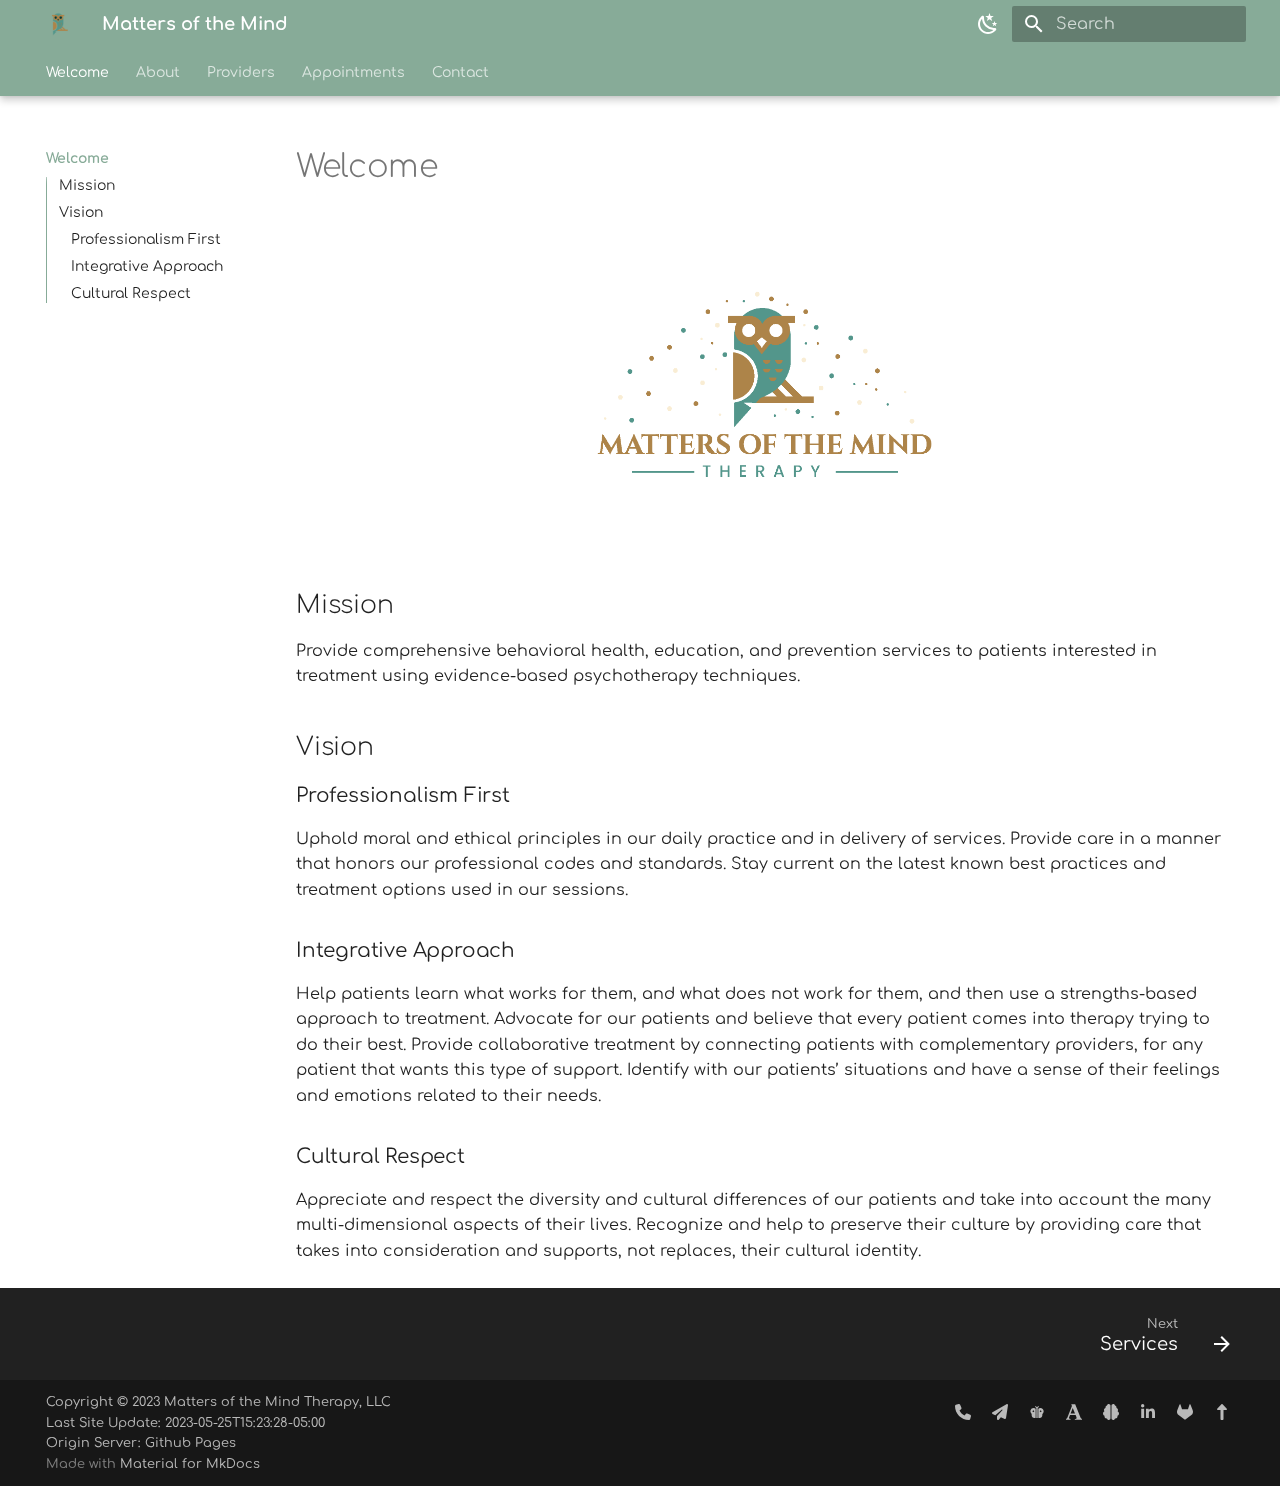
<file: index.html>
<!doctype html>
<html lang="en" class="no-js">
  <head>
    
      <meta charset="utf-8">
      <meta name="viewport" content="width=device-width,initial-scale=1">
      
      
      
      
      
        <link rel="next" href="services/">
      
      <link rel="icon" href="assets/favicon.png">
      <meta name="generator" content="mkdocs-1.4.2, mkdocs-material-9.0.6">
    
    
      
        <title>Matters of the Mind</title>
      
    
    
      <link rel="stylesheet" href="assets/stylesheets/main.558e4712.min.css">
      
        
        <link rel="stylesheet" href="assets/stylesheets/palette.2505c338.min.css">
      
      

    
    
    
      
        
        
        <link rel="preconnect" href="https://fonts.gstatic.com" crossorigin>
        <link rel="stylesheet" href="https://fonts.googleapis.com/css?family=Comfortaa:300,300i,400,400i,700,700i%7CRoboto+Mono:400,400i,700,700i&display=fallback">
        <style>:root{--md-text-font:"Comfortaa";--md-code-font:"Roboto Mono"}</style>
      
    
    
      <link rel="stylesheet" href="stylesheets/extra.css">
    
    <script>__md_scope=new URL(".",location),__md_hash=e=>[...e].reduce((e,_)=>(e<<5)-e+_.charCodeAt(0),0),__md_get=(e,_=localStorage,t=__md_scope)=>JSON.parse(_.getItem(t.pathname+"."+e)),__md_set=(e,_,t=localStorage,a=__md_scope)=>{try{t.setItem(a.pathname+"."+e,JSON.stringify(_))}catch(e){}}</script>
    
      

    
    
    
  </head>
  
  
    
    
      
    
    
    
    
    <body dir="ltr" data-md-color-scheme="default" data-md-color-primary="custom" data-md-color-accent="teal">
  
    
    
      <script>var palette=__md_get("__palette");if(palette&&"object"==typeof palette.color)for(var key of Object.keys(palette.color))document.body.setAttribute("data-md-color-"+key,palette.color[key])</script>
    
    <input class="md-toggle" data-md-toggle="drawer" type="checkbox" id="__drawer" autocomplete="off">
    <input class="md-toggle" data-md-toggle="search" type="checkbox" id="__search" autocomplete="off">
    <label class="md-overlay" for="__drawer"></label>
    <div data-md-component="skip">
      
        
        <a href="#welcome" class="md-skip">
          Skip to content
        </a>
      
    </div>
    <div data-md-component="announce">
      
    </div>
    
    
      

  

<header class="md-header md-header--lifted" data-md-component="header">
  <nav class="md-header__inner md-grid" aria-label="Header">
    <a href="." title="Matters of the Mind" class="md-header__button md-logo" aria-label="Matters of the Mind" data-md-component="logo">
      
  <img src="assets/favicon.png" alt="logo">

    </a>
    <label class="md-header__button md-icon" for="__drawer">
      <svg xmlns="http://www.w3.org/2000/svg" viewBox="0 0 24 24"><path d="M3 6h18v2H3V6m0 5h18v2H3v-2m0 5h18v2H3v-2Z"/></svg>
    </label>
    <div class="md-header__title" data-md-component="header-title">
      <div class="md-header__ellipsis">
        <div class="md-header__topic">
          <span class="md-ellipsis">
            Matters of the Mind
          </span>
        </div>
        <div class="md-header__topic" data-md-component="header-topic">
          <span class="md-ellipsis">
            
              Welcome
            
          </span>
        </div>
      </div>
    </div>
    
      <form class="md-header__option" data-md-component="palette">
        
          
          <input class="md-option" data-md-color-media="(prefers-color-scheme: light)" data-md-color-scheme="default" data-md-color-primary="custom" data-md-color-accent="teal"  aria-label="Switch to dark mode"  type="radio" name="__palette" id="__palette_1">
          
            <label class="md-header__button md-icon" title="Switch to dark mode" for="__palette_2" hidden>
              <svg xmlns="http://www.w3.org/2000/svg" viewBox="0 0 24 24"><path d="m17.75 4.09-2.53 1.94.91 3.06-2.63-1.81-2.63 1.81.91-3.06-2.53-1.94L12.44 4l1.06-3 1.06 3 3.19.09m3.5 6.91-1.64 1.25.59 1.98-1.7-1.17-1.7 1.17.59-1.98L15.75 11l2.06-.05L18.5 9l.69 1.95 2.06.05m-2.28 4.95c.83-.08 1.72 1.1 1.19 1.85-.32.45-.66.87-1.08 1.27C15.17 23 8.84 23 4.94 19.07c-3.91-3.9-3.91-10.24 0-14.14.4-.4.82-.76 1.27-1.08.75-.53 1.93.36 1.85 1.19-.27 2.86.69 5.83 2.89 8.02a9.96 9.96 0 0 0 8.02 2.89m-1.64 2.02a12.08 12.08 0 0 1-7.8-3.47c-2.17-2.19-3.33-5-3.49-7.82-2.81 3.14-2.7 7.96.31 10.98 3.02 3.01 7.84 3.12 10.98.31Z"/></svg>
            </label>
          
        
          
          <input class="md-option" data-md-color-media="(prefers-color-scheme: dark)" data-md-color-scheme="slate" data-md-color-primary="custom" data-md-color-accent="teal"  aria-label="Switch to light mode"  type="radio" name="__palette" id="__palette_2">
          
            <label class="md-header__button md-icon" title="Switch to light mode" for="__palette_1" hidden>
              <svg xmlns="http://www.w3.org/2000/svg" viewBox="0 0 24 24"><path d="M12 7a5 5 0 0 1 5 5 5 5 0 0 1-5 5 5 5 0 0 1-5-5 5 5 0 0 1 5-5m0 2a3 3 0 0 0-3 3 3 3 0 0 0 3 3 3 3 0 0 0 3-3 3 3 0 0 0-3-3m0-7 2.39 3.42C13.65 5.15 12.84 5 12 5c-.84 0-1.65.15-2.39.42L12 2M3.34 7l4.16-.35A7.2 7.2 0 0 0 5.94 8.5c-.44.74-.69 1.5-.83 2.29L3.34 7m.02 10 1.76-3.77a7.131 7.131 0 0 0 2.38 4.14L3.36 17M20.65 7l-1.77 3.79a7.023 7.023 0 0 0-2.38-4.15l4.15.36m-.01 10-4.14.36c.59-.51 1.12-1.14 1.54-1.86.42-.73.69-1.5.83-2.29L20.64 17M12 22l-2.41-3.44c.74.27 1.55.44 2.41.44.82 0 1.63-.17 2.37-.44L12 22Z"/></svg>
            </label>
          
        
      </form>
    
    
    
      <label class="md-header__button md-icon" for="__search">
        <svg xmlns="http://www.w3.org/2000/svg" viewBox="0 0 24 24"><path d="M9.5 3A6.5 6.5 0 0 1 16 9.5c0 1.61-.59 3.09-1.56 4.23l.27.27h.79l5 5-1.5 1.5-5-5v-.79l-.27-.27A6.516 6.516 0 0 1 9.5 16 6.5 6.5 0 0 1 3 9.5 6.5 6.5 0 0 1 9.5 3m0 2C7 5 5 7 5 9.5S7 14 9.5 14 14 12 14 9.5 12 5 9.5 5Z"/></svg>
      </label>
      <div class="md-search" data-md-component="search" role="dialog">
  <label class="md-search__overlay" for="__search"></label>
  <div class="md-search__inner" role="search">
    <form class="md-search__form" name="search">
      <input type="text" class="md-search__input" name="query" aria-label="Search" placeholder="Search" autocapitalize="off" autocorrect="off" autocomplete="off" spellcheck="false" data-md-component="search-query" required>
      <label class="md-search__icon md-icon" for="__search">
        <svg xmlns="http://www.w3.org/2000/svg" viewBox="0 0 24 24"><path d="M9.5 3A6.5 6.5 0 0 1 16 9.5c0 1.61-.59 3.09-1.56 4.23l.27.27h.79l5 5-1.5 1.5-5-5v-.79l-.27-.27A6.516 6.516 0 0 1 9.5 16 6.5 6.5 0 0 1 3 9.5 6.5 6.5 0 0 1 9.5 3m0 2C7 5 5 7 5 9.5S7 14 9.5 14 14 12 14 9.5 12 5 9.5 5Z"/></svg>
        <svg xmlns="http://www.w3.org/2000/svg" viewBox="0 0 24 24"><path d="M20 11v2H8l5.5 5.5-1.42 1.42L4.16 12l7.92-7.92L13.5 5.5 8 11h12Z"/></svg>
      </label>
      <nav class="md-search__options" aria-label="Search">
        
        <button type="reset" class="md-search__icon md-icon" title="Clear" aria-label="Clear" tabindex="-1">
          <svg xmlns="http://www.w3.org/2000/svg" viewBox="0 0 24 24"><path d="M19 6.41 17.59 5 12 10.59 6.41 5 5 6.41 10.59 12 5 17.59 6.41 19 12 13.41 17.59 19 19 17.59 13.41 12 19 6.41Z"/></svg>
        </button>
      </nav>
      
    </form>
    <div class="md-search__output">
      <div class="md-search__scrollwrap" data-md-scrollfix>
        <div class="md-search-result" data-md-component="search-result">
          <div class="md-search-result__meta">
            Initializing search
          </div>
          <ol class="md-search-result__list" role="presentation"></ol>
        </div>
      </div>
    </div>
  </div>
</div>
    
    
  </nav>
  
    
      
<nav class="md-tabs" aria-label="Tabs" data-md-component="tabs">
  <div class="md-tabs__inner md-grid">
    <ul class="md-tabs__list">
      
        
  
  
    
  


  <li class="md-tabs__item">
    <a href="." class="md-tabs__link md-tabs__link--active">
      Welcome
    </a>
  </li>

      
        
  
  


  
  
  
    <li class="md-tabs__item">
      <a href="services/" class="md-tabs__link">
        About
      </a>
    </li>
  

      
        
  
  


  
  
  
    <li class="md-tabs__item">
      <a href="providers/" class="md-tabs__link">
        Providers
      </a>
    </li>
  

      
        
  
  


  <li class="md-tabs__item">
    <a href="appointments/" class="md-tabs__link">
      Appointments
    </a>
  </li>

      
        
  
  


  <li class="md-tabs__item">
    <a href="contact/" class="md-tabs__link">
      Contact
    </a>
  </li>

      
    </ul>
  </div>
</nav>
    
  
</header>
    
    <div class="md-container" data-md-component="container">
      
      
        
      
      <main class="md-main" data-md-component="main">
        <div class="md-main__inner md-grid">
          
            
              
              <div class="md-sidebar md-sidebar--primary" data-md-component="sidebar" data-md-type="navigation" >
                <div class="md-sidebar__scrollwrap">
                  <div class="md-sidebar__inner">
                    

  


  

<nav class="md-nav md-nav--primary md-nav--lifted md-nav--integrated" aria-label="Navigation" data-md-level="0">
  <label class="md-nav__title" for="__drawer">
    <a href="." title="Matters of the Mind" class="md-nav__button md-logo" aria-label="Matters of the Mind" data-md-component="logo">
      
  <img src="assets/favicon.png" alt="logo">

    </a>
    Matters of the Mind
  </label>
  
  <ul class="md-nav__list" data-md-scrollfix>
    
      
      
      

  
  
    
  
  
    <li class="md-nav__item md-nav__item--active">
      
      <input class="md-nav__toggle md-toggle" data-md-toggle="toc" type="checkbox" id="__toc">
      
      
        
      
      
        <label class="md-nav__link md-nav__link--active" for="__toc">
          Welcome
          <span class="md-nav__icon md-icon"></span>
        </label>
      
      <a href="." class="md-nav__link md-nav__link--active">
        Welcome
      </a>
      
        

<nav class="md-nav md-nav--secondary" aria-label="Table of contents">
  
  
  
    
  
  
    <label class="md-nav__title" for="__toc">
      <span class="md-nav__icon md-icon"></span>
      Table of contents
    </label>
    <ul class="md-nav__list" data-md-component="toc" data-md-scrollfix>
      
        <li class="md-nav__item">
  <a href="#mission" class="md-nav__link">
    Mission
  </a>
  
</li>
      
        <li class="md-nav__item">
  <a href="#vision" class="md-nav__link">
    Vision
  </a>
  
    <nav class="md-nav" aria-label="Vision">
      <ul class="md-nav__list">
        
          <li class="md-nav__item">
  <a href="#professionalism-first" class="md-nav__link">
    Professionalism First
  </a>
  
</li>
        
          <li class="md-nav__item">
  <a href="#integrative-approach" class="md-nav__link">
    Integrative Approach
  </a>
  
</li>
        
          <li class="md-nav__item">
  <a href="#cultural-respect" class="md-nav__link">
    Cultural Respect
  </a>
  
</li>
        
      </ul>
    </nav>
  
</li>
      
    </ul>
  
</nav>
      
    </li>
  

    
      
      
      

  
  
  
    
    <li class="md-nav__item md-nav__item--nested">
      
      
      
      
        
      
      <input class="md-nav__toggle md-toggle md-toggle--indeterminate" data-md-toggle="__nav_2" type="checkbox" id="__nav_2" >
      
      
        
          
        
          
        
          
        
      
      
        <label class="md-nav__link" for="__nav_2" tabindex="0" aria-expanded="false">
          About
          <span class="md-nav__icon md-icon"></span>
        </label>
      
      <nav class="md-nav" aria-label="About" data-md-level="1">
        <label class="md-nav__title" for="__nav_2">
          <span class="md-nav__icon md-icon"></span>
          About
        </label>
        <ul class="md-nav__list" data-md-scrollfix>
          
            
              
  
  
  
    <li class="md-nav__item">
      <a href="services/" class="md-nav__link">
        Services
      </a>
    </li>
  

            
          
            
              
  
  
  
    <li class="md-nav__item">
      <a href="location/" class="md-nav__link">
        Location
      </a>
    </li>
  

            
          
            
              
  
  
  
    <li class="md-nav__item">
      <a href="rates/" class="md-nav__link">
        Rates & Fees
      </a>
    </li>
  

            
          
        </ul>
      </nav>
    </li>
  

    
      
      
      

  
  
  
    
    <li class="md-nav__item md-nav__item--nested">
      
      
      
      
        
      
      <input class="md-nav__toggle md-toggle md-toggle--indeterminate" data-md-toggle="__nav_3" type="checkbox" id="__nav_3" >
      
      
        
          
            
          
        
          
        
      
      
        
        
        <div class="md-nav__link md-nav__link--index ">
          <a href="providers/">Providers</a>
          
            <label for="__nav_3">
              <span class="md-nav__icon md-icon"></span>
            </label>
          
        </div>
      
      <nav class="md-nav" aria-label="Providers" data-md-level="1">
        <label class="md-nav__title" for="__nav_3">
          <span class="md-nav__icon md-icon"></span>
          Providers
        </label>
        <ul class="md-nav__list" data-md-scrollfix>
          
            
          
            
              
  
  
  
    <li class="md-nav__item">
      <a href="providers/jasmine/" class="md-nav__link">
        Jasmine Scott-Cochran
      </a>
    </li>
  

            
          
        </ul>
      </nav>
    </li>
  

    
      
      
      

  
  
  
    <li class="md-nav__item">
      <a href="appointments/" class="md-nav__link">
        Appointments
      </a>
    </li>
  

    
      
      
      

  
  
  
    <li class="md-nav__item">
      <a href="contact/" class="md-nav__link">
        Contact
      </a>
    </li>
  

    
  </ul>
</nav>
                  </div>
                </div>
              </div>
            
            
          
          
            <div class="md-content" data-md-component="content">
              <article class="md-content__inner md-typeset">
                
                  



<h1 id="welcome">Welcome</h1>
<figure>
<p><img alt="Matters of the Mind" height="288" loading="lazy" src="assets/logo.png" width="512" />
  </p>
<figcaption></figcaption>
</figure>
<h2 id="mission">Mission</h2>
<p>Provide comprehensive behavioral health, education, and prevention services to patients interested in treatment using evidence-based psychotherapy techniques.</p>
<h2 id="vision">Vision</h2>
<h3 id="professionalism-first">Professionalism First</h3>
<p>Uphold moral and ethical principles in our daily practice and in delivery of services. Provide care in a manner that honors our professional codes and standards. Stay current on the latest known best practices and treatment options used in our sessions.</p>
<h3 id="integrative-approach">Integrative Approach</h3>
<p>Help patients learn what works for them, and what does not work for them, and then use a strengths-based approach to treatment.
Advocate for our patients and believe that every patient comes into therapy trying to do their best.
Provide collaborative treatment by connecting patients with complementary providers, for any patient that wants this type of support.
Identify with our patients’ situations and have a sense of their feelings and emotions related to their needs.</p>
<h3 id="cultural-respect">Cultural Respect</h3>
<p>Appreciate and respect the diversity and cultural differences of our patients and take into account the many multi-dimensional aspects of their lives. Recognize and help to preserve their culture by providing care that takes into consideration and supports, not replaces, their cultural identity.</p>





                
              </article>
            </div>
          
          
        </div>
        
          <a href="#" class="md-top md-icon" data-md-component="top" hidden>
            <svg xmlns="http://www.w3.org/2000/svg" viewBox="0 0 24 24"><path d="M13 20h-2V8l-5.5 5.5-1.42-1.42L12 4.16l7.92 7.92-1.42 1.42L13 8v12Z"/></svg>
            Back to top
          </a>
        
      </main>
      
        <footer class="md-footer">
  
    
      
      <nav class="md-footer__inner md-grid" aria-label="Footer" >
        
        
          
          <a href="services/" class="md-footer__link md-footer__link--next" aria-label="Next: Services" rel="next">
            <div class="md-footer__title">
              <div class="md-ellipsis">
                <span class="md-footer__direction">
                  Next
                </span>
                Services
              </div>
            </div>
            <div class="md-footer__button md-icon">
              <svg xmlns="http://www.w3.org/2000/svg" viewBox="0 0 24 24"><path d="M4 11v2h12l-5.5 5.5 1.42 1.42L19.84 12l-7.92-7.92L10.5 5.5 16 11H4Z"/></svg>
            </div>
          </a>
        
      </nav>
    
  
  <div class="md-footer-meta md-typeset">
    <div class="md-footer-meta__inner md-grid">
      <div class="md-copyright">
  
    <div class="md-copyright__highlight">
      Copyright &copy; 2023 Matters of the Mind Therapy, LLC<br>Last Site Update: 2023-05-25T15:23:28-05:00<br>Origin Server: Github Pages
    </div>
  
  
    Made with
    <a href="https://squidfunk.github.io/mkdocs-material/" target="_blank" rel="noopener">
      Material for MkDocs
    </a>
  
</div>
      
        <div class="md-social">
  
    
    
    <a href="tel:2106222504" target="_blank" rel="noopener" title="Call us" class="md-social__link">
      <svg xmlns="http://www.w3.org/2000/svg" viewBox="0 0 512 512"><!--! Font Awesome Free 6.2.1 by @fontawesome - https://fontawesome.com License - https://fontawesome.com/license/free (Icons: CC BY 4.0, Fonts: SIL OFL 1.1, Code: MIT License) Copyright 2022 Fonticons, Inc.--><path d="M164.9 24.6c-7.7-18.6-28-28.5-47.4-23.2l-88 24C12.1 30.2 0 46 0 64c0 247.4 200.6 448 448 448 18 0 33.8-12.1 38.6-29.5l24-88c5.3-19.4-4.6-39.7-23.2-47.4l-96-40c-16.3-6.8-35.2-2.1-46.3 11.6L304.7 368c-70.4-33.3-127.4-90.3-160.7-160.7l49.3-40.3c13.7-11.2 18.4-30 11.6-46.3l-40-96z"/></svg>
    </a>
  
    
    
    <a href="mailto:staff@motmtherapy.com" target="_blank" rel="noopener" title="Email us" class="md-social__link">
      <svg xmlns="http://www.w3.org/2000/svg" viewBox="0 0 512 512"><!--! Font Awesome Free 6.2.1 by @fontawesome - https://fontawesome.com License - https://fontawesome.com/license/free (Icons: CC BY 4.0, Fonts: SIL OFL 1.1, Code: MIT License) Copyright 2022 Fonticons, Inc.--><path d="M498.1 5.6c10.1 7 15.4 19.1 13.5 31.2l-64 416c-1.5 9.7-7.4 18.2-16 23s-18.9 5.4-28 1.6L284 427.7l-68.5 74.1c-8.9 9.7-22.9 12.9-35.2 8.1S160 493.2 160 480v-83.6c0-4 1.5-7.8 4.2-10.7l167.6-182.9c5.8-6.3 5.6-16-.4-22s-15.7-6.4-22-.7L106 360.8l-88.3-44.2C7.1 311.3.3 300.7 0 288.9s5.9-22.8 16.1-28.7l448-256c10.7-6.1 23.9-5.5 34 1.4z"/></svg>
    </a>
  
    
    
    <a href="https://meetmonarch.com/therapist/jasmine-scott-cochran" target="_blank" rel="noopener" title="Check us out on Monarch" class="md-social__link">
      <svg xmlns="http://www.w3.org/2000/svg" viewBox="0 0 24 24"><path d="M13 21h-2V6L9.03 3.97 10 3l2 2 2-2 1 1-2 2v15M7 6a5.002 5.002 0 0 0-3 9v2c0 2.21 1.79 4 4 4 .72 0 1.39-.19 1.97-.5l.03-.04V7c-.84-.63-1.87-1-3-1m-.5 6.5L5 11l1.5-1.5L8 11l-1.5 1.5M22 11c0-2.76-2.24-5-5-5-1.12 0-2.15.37-3 1v13.46c.59.35 1.27.54 2 .54 2.21 0 4-1.79 4-4v-2c1.21-.91 2-2.36 2-4m-4.5 1.5L16 11l1.5-1.5L19 11l-1.5 1.5Z"/></svg>
    </a>
  
    
    
    <a href="https://secure.helloalma.com/providers/jasmine-scott-cochran/" target="_blank" rel="noopener" title="Check us out on Alma" class="md-social__link">
      <svg xmlns="http://www.w3.org/2000/svg" viewBox="0 0 24 24"><path d="M22.033 21.18 13.77.459H7.869l1.049 2.623L1.836 21.18C1.574 22.098.787 22.23 0 22.361v1.18h6.82v-1.18C4.984 22.23 3.934 21.967 4.721 20c.131-.131.656-1.574 1.311-3.41h8.393l1.18 3.016c.131.525.262.918.262 1.311 0 1.049-.918 1.443-2.623 1.443v1.18H24v-1.18c-.918-.13-1.705-.393-1.967-1.18zM6.82 14.361a363.303 363.303 0 0 0 3.279-8.525l3.41 8.525H6.82z"/></svg>
    </a>
  
    
    
    <a href="https://www.psychologytoday.com/us/therapists/jasmine-scott-cochran-san-antonio-tx/726906" target="_blank" rel="noopener" title="Check us out on Psychology Today" class="md-social__link">
      <svg xmlns="http://www.w3.org/2000/svg" viewBox="0 0 512 512"><!--! Font Awesome Free 6.2.1 by @fontawesome - https://fontawesome.com License - https://fontawesome.com/license/free (Icons: CC BY 4.0, Fonts: SIL OFL 1.1, Code: MIT License) Copyright 2022 Fonticons, Inc.--><path d="M184 0c30.9 0 56 25.1 56 56v400c0 30.9-25.1 56-56 56-28.9 0-52.7-21.9-55.7-50.1-5.2 1.4-10.7 2.1-16.3 2.1-35.3 0-64-28.7-64-64 0-7.4 1.3-14.6 3.6-21.2C21.4 367.4 0 338.2 0 304c0-31.9 18.7-59.5 45.8-72.3C37.1 220.8 32 207 32 192c0-30.7 21.6-56.3 50.4-62.6C80.8 123.9 80 118 80 112c0-29.9 20.6-55.1 48.3-62.1 3-28 26.8-49.9 55.7-49.9zm144 0c28.9 0 52.6 21.9 55.7 49.9C411.5 56.9 432 82 432 112c0 6-.8 11.9-2.4 17.4 28.8 6.2 50.4 31.9 50.4 62.6 0 15-5.1 28.8-13.8 39.7 27.1 12.8 45.8 40.4 45.8 72.3 0 34.2-21.4 63.4-51.6 74.8 2.3 6.6 3.6 13.8 3.6 21.2 0 35.3-28.7 64-64 64-5.6 0-11.1-.7-16.3-2.1-3 28.2-26.8 50.1-55.7 50.1-30.9 0-56-25.1-56-56V56c0-30.9 25.1-56 56-56z"/></svg>
    </a>
  
    
    
    <a href="https://www.linkedin.com/company/matters-of-the-mind-therapy-llc/" target="_blank" rel="noopener" title="Check us out on LinkedIn" class="md-social__link">
      <svg xmlns="http://www.w3.org/2000/svg" viewBox="0 0 448 512"><!--! Font Awesome Free 6.2.1 by @fontawesome - https://fontawesome.com License - https://fontawesome.com/license/free (Icons: CC BY 4.0, Fonts: SIL OFL 1.1, Code: MIT License) Copyright 2022 Fonticons, Inc.--><path d="M100.28 448H7.4V148.9h92.88zM53.79 108.1C24.09 108.1 0 83.5 0 53.8a53.79 53.79 0 0 1 107.58 0c0 29.7-24.1 54.3-53.79 54.3zM447.9 448h-92.68V302.4c0-34.7-.7-79.2-48.29-79.2-48.29 0-55.69 37.7-55.69 76.7V448h-92.78V148.9h89.08v40.8h1.3c12.4-23.5 42.69-48.3 87.88-48.3 94 0 111.28 61.9 111.28 142.3V448z"/></svg>
    </a>
  
    
    
    <a href="https://gitlab.com/motm-therapy/" target="_blank" rel="noopener" title="Check us out on Gitlab" class="md-social__link">
      <svg xmlns="http://www.w3.org/2000/svg" viewBox="0 0 512 512"><!--! Font Awesome Free 6.2.1 by @fontawesome - https://fontawesome.com License - https://fontawesome.com/license/free (Icons: CC BY 4.0, Fonts: SIL OFL 1.1, Code: MIT License) Copyright 2022 Fonticons, Inc.--><path d="m503.5 204.6-.7-1.8-69.7-181.78c-1.4-3.57-3.9-6.59-7.2-8.64-2.4-1.55-5.1-2.515-8-2.81-2.9-.295-5.7.083-8.4 1.11-2.7 1.02-5.1 2.66-7.1 4.78-1.9 2.12-3.3 4.67-4.1 7.44l-47 144H160.8l-47.1-144c-.8-2.77-2.2-5.31-4.1-7.43-2-2.12-4.4-3.75-7.1-4.77a18.1 18.1 0 0 0-8.38-1.113 18.4 18.4 0 0 0-8.04 2.793 18.09 18.09 0 0 0-7.16 8.64L9.267 202.8l-.724 1.8a129.57 129.57 0 0 0-3.52 82c7.747 26.9 24.047 50.7 46.447 67.6l.27.2.59.4 105.97 79.5 52.6 39.7 32 24.2c3.7 1.9 8.3 4.3 13 4.3 4.7 0 9.3-2.4 13-4.3l32-24.2 52.6-39.7 106.7-79.9.3-.3c22.4-16.9 38.7-40.6 45.6-67.5 8.6-27 7.4-55.8-2.6-82z"/></svg>
    </a>
  
    
    
    <a href="https://stats.uptimerobot.com/RKlKzCG3wp" target="_blank" rel="noopener" title="Check out our status page on UptimeRobot" class="md-social__link">
      <svg xmlns="http://www.w3.org/2000/svg" viewBox="0 0 320 512"><!--! Font Awesome Free 6.2.1 by @fontawesome - https://fontawesome.com License - https://fontawesome.com/license/free (Icons: CC BY 4.0, Fonts: SIL OFL 1.1, Code: MIT License) Copyright 2022 Fonticons, Inc.--><path d="M318 177.5c3.8-8.8 2-19-4.6-26l-136-144C172.9 2.7 166.6 0 160 0s-12.9 2.7-17.4 7.5l-136 144c-6.6 7-8.4 17.2-4.6 26S14.4 192 24 192h88v288c0 17.7 14.3 32 32 32h32c17.7 0 32-14.3 32-32V192h88c9.6 0 18.2-5.7 22-14.5z"/></svg>
    </a>
  
</div>
      
    </div>
  </div>
</footer>
      
    </div>
    <div class="md-dialog" data-md-component="dialog">
      <div class="md-dialog__inner md-typeset"></div>
    </div>
    
    <script id="__config" type="application/json">{"base": ".", "features": ["navigation.tabs", "navigation.instant", "navigation.tracking", "navigation.sections", "navigation.expand", "navigation.indexes", "navigation.tabs.sticky", "toc.follow", "toc.integrate", "navigation.top", "navigation.footer"], "search": "assets/javascripts/workers/search.e5c33ebb.min.js", "translations": {"clipboard.copied": "Copied to clipboard", "clipboard.copy": "Copy to clipboard", "search.result.more.one": "1 more on this page", "search.result.more.other": "# more on this page", "search.result.none": "No matching documents", "search.result.one": "1 matching document", "search.result.other": "# matching documents", "search.result.placeholder": "Type to start searching", "search.result.term.missing": "Missing", "select.version": "Select version"}}</script>
    
    
      <script src="assets/javascripts/bundle.51d95adb.min.js"></script>
      
    
  </body>
</html>
</file>
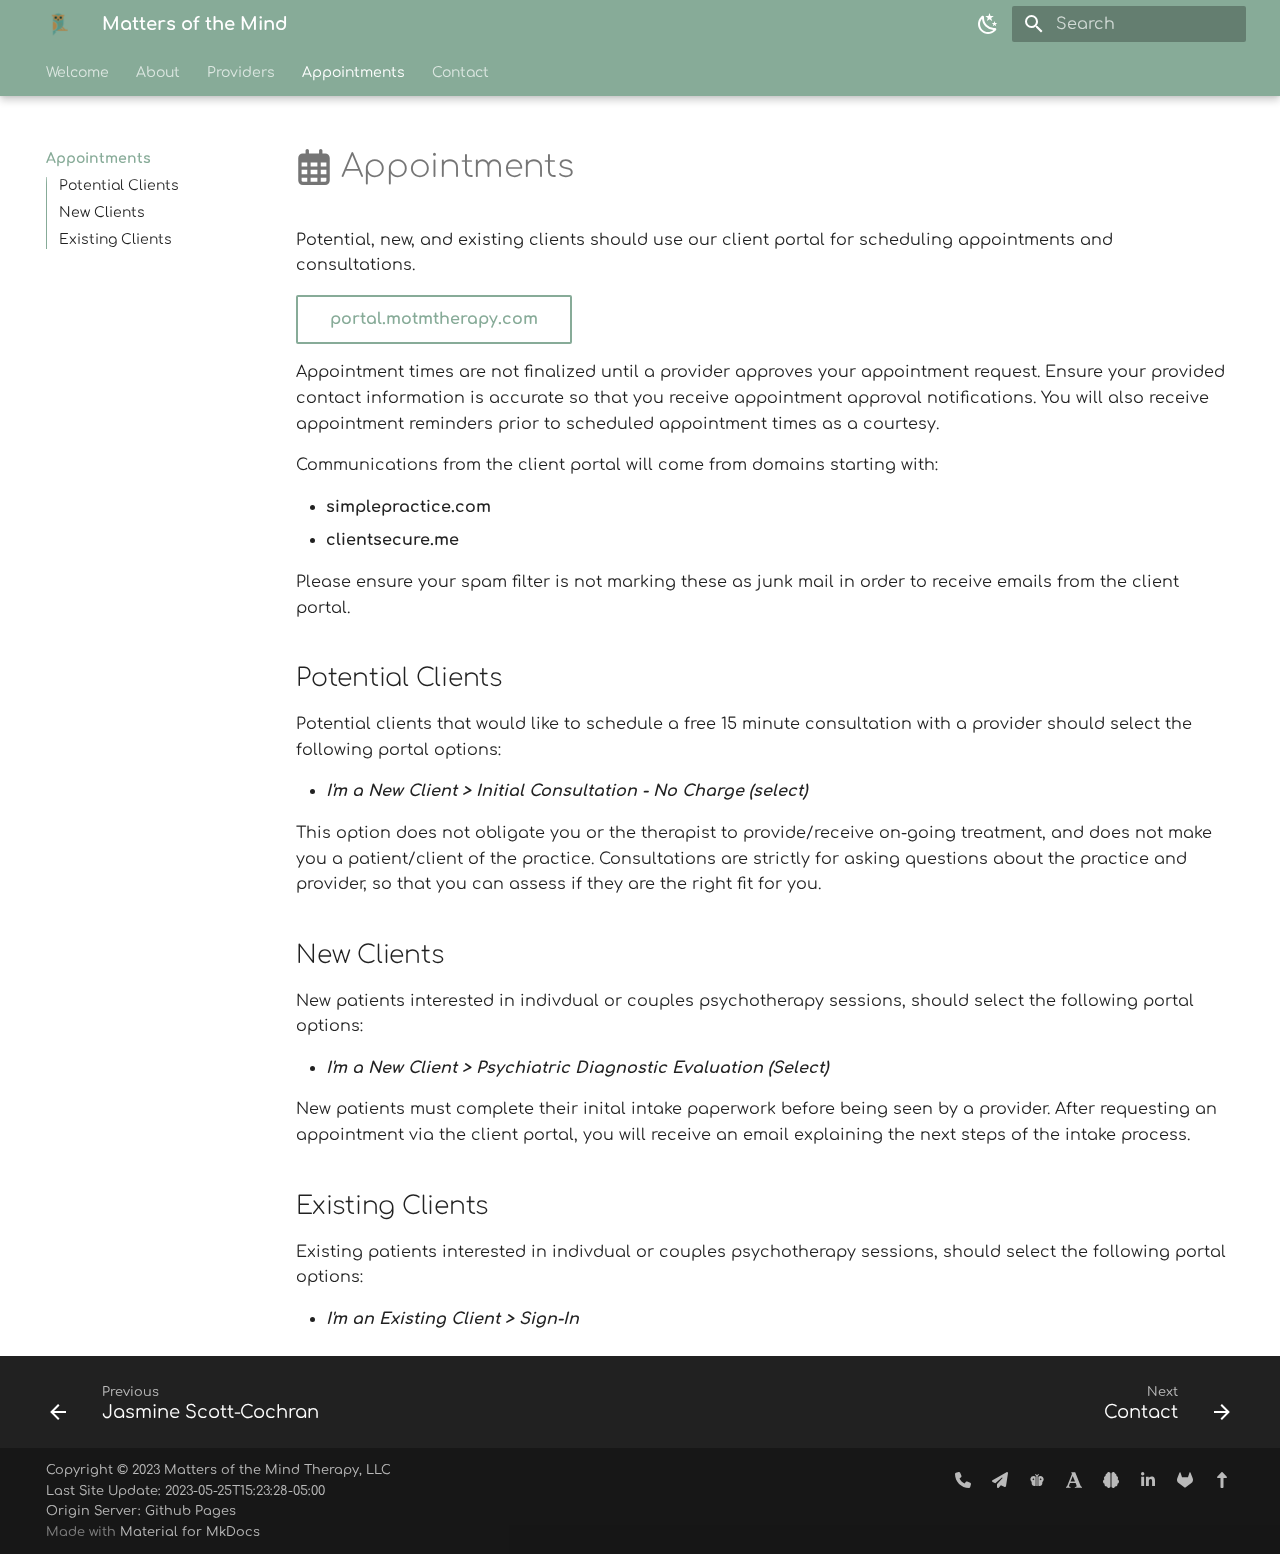
<file: appointments/index.html>
<!doctype html>
<html lang="en" class="no-js">
  <head>
    
      <meta charset="utf-8">
      <meta name="viewport" content="width=device-width,initial-scale=1">
      
      
      
      
        <link rel="prev" href="../providers/jasmine/">
      
      
        <link rel="next" href="../contact/">
      
      <link rel="icon" href="../assets/favicon.png">
      <meta name="generator" content="mkdocs-1.4.2, mkdocs-material-9.0.6">
    
    
      
        <title>Appointments - Matters of the Mind</title>
      
    
    
      <link rel="stylesheet" href="../assets/stylesheets/main.558e4712.min.css">
      
        
        <link rel="stylesheet" href="../assets/stylesheets/palette.2505c338.min.css">
      
      

    
    
    
      
        
        
        <link rel="preconnect" href="https://fonts.gstatic.com" crossorigin>
        <link rel="stylesheet" href="https://fonts.googleapis.com/css?family=Comfortaa:300,300i,400,400i,700,700i%7CRoboto+Mono:400,400i,700,700i&display=fallback">
        <style>:root{--md-text-font:"Comfortaa";--md-code-font:"Roboto Mono"}</style>
      
    
    
      <link rel="stylesheet" href="../stylesheets/extra.css">
    
    <script>__md_scope=new URL("..",location),__md_hash=e=>[...e].reduce((e,_)=>(e<<5)-e+_.charCodeAt(0),0),__md_get=(e,_=localStorage,t=__md_scope)=>JSON.parse(_.getItem(t.pathname+"."+e)),__md_set=(e,_,t=localStorage,a=__md_scope)=>{try{t.setItem(a.pathname+"."+e,JSON.stringify(_))}catch(e){}}</script>
    
      

    
    
    
  </head>
  
  
    
    
      
    
    
    
    
    <body dir="ltr" data-md-color-scheme="default" data-md-color-primary="custom" data-md-color-accent="teal">
  
    
    
      <script>var palette=__md_get("__palette");if(palette&&"object"==typeof palette.color)for(var key of Object.keys(palette.color))document.body.setAttribute("data-md-color-"+key,palette.color[key])</script>
    
    <input class="md-toggle" data-md-toggle="drawer" type="checkbox" id="__drawer" autocomplete="off">
    <input class="md-toggle" data-md-toggle="search" type="checkbox" id="__search" autocomplete="off">
    <label class="md-overlay" for="__drawer"></label>
    <div data-md-component="skip">
      
        
        <a href="#appointments" class="md-skip">
          Skip to content
        </a>
      
    </div>
    <div data-md-component="announce">
      
    </div>
    
    
      

  

<header class="md-header md-header--lifted" data-md-component="header">
  <nav class="md-header__inner md-grid" aria-label="Header">
    <a href=".." title="Matters of the Mind" class="md-header__button md-logo" aria-label="Matters of the Mind" data-md-component="logo">
      
  <img src="../assets/favicon.png" alt="logo">

    </a>
    <label class="md-header__button md-icon" for="__drawer">
      <svg xmlns="http://www.w3.org/2000/svg" viewBox="0 0 24 24"><path d="M3 6h18v2H3V6m0 5h18v2H3v-2m0 5h18v2H3v-2Z"/></svg>
    </label>
    <div class="md-header__title" data-md-component="header-title">
      <div class="md-header__ellipsis">
        <div class="md-header__topic">
          <span class="md-ellipsis">
            Matters of the Mind
          </span>
        </div>
        <div class="md-header__topic" data-md-component="header-topic">
          <span class="md-ellipsis">
            
              Appointments
            
          </span>
        </div>
      </div>
    </div>
    
      <form class="md-header__option" data-md-component="palette">
        
          
          <input class="md-option" data-md-color-media="(prefers-color-scheme: light)" data-md-color-scheme="default" data-md-color-primary="custom" data-md-color-accent="teal"  aria-label="Switch to dark mode"  type="radio" name="__palette" id="__palette_1">
          
            <label class="md-header__button md-icon" title="Switch to dark mode" for="__palette_2" hidden>
              <svg xmlns="http://www.w3.org/2000/svg" viewBox="0 0 24 24"><path d="m17.75 4.09-2.53 1.94.91 3.06-2.63-1.81-2.63 1.81.91-3.06-2.53-1.94L12.44 4l1.06-3 1.06 3 3.19.09m3.5 6.91-1.64 1.25.59 1.98-1.7-1.17-1.7 1.17.59-1.98L15.75 11l2.06-.05L18.5 9l.69 1.95 2.06.05m-2.28 4.95c.83-.08 1.72 1.1 1.19 1.85-.32.45-.66.87-1.08 1.27C15.17 23 8.84 23 4.94 19.07c-3.91-3.9-3.91-10.24 0-14.14.4-.4.82-.76 1.27-1.08.75-.53 1.93.36 1.85 1.19-.27 2.86.69 5.83 2.89 8.02a9.96 9.96 0 0 0 8.02 2.89m-1.64 2.02a12.08 12.08 0 0 1-7.8-3.47c-2.17-2.19-3.33-5-3.49-7.82-2.81 3.14-2.7 7.96.31 10.98 3.02 3.01 7.84 3.12 10.98.31Z"/></svg>
            </label>
          
        
          
          <input class="md-option" data-md-color-media="(prefers-color-scheme: dark)" data-md-color-scheme="slate" data-md-color-primary="custom" data-md-color-accent="teal"  aria-label="Switch to light mode"  type="radio" name="__palette" id="__palette_2">
          
            <label class="md-header__button md-icon" title="Switch to light mode" for="__palette_1" hidden>
              <svg xmlns="http://www.w3.org/2000/svg" viewBox="0 0 24 24"><path d="M12 7a5 5 0 0 1 5 5 5 5 0 0 1-5 5 5 5 0 0 1-5-5 5 5 0 0 1 5-5m0 2a3 3 0 0 0-3 3 3 3 0 0 0 3 3 3 3 0 0 0 3-3 3 3 0 0 0-3-3m0-7 2.39 3.42C13.65 5.15 12.84 5 12 5c-.84 0-1.65.15-2.39.42L12 2M3.34 7l4.16-.35A7.2 7.2 0 0 0 5.94 8.5c-.44.74-.69 1.5-.83 2.29L3.34 7m.02 10 1.76-3.77a7.131 7.131 0 0 0 2.38 4.14L3.36 17M20.65 7l-1.77 3.79a7.023 7.023 0 0 0-2.38-4.15l4.15.36m-.01 10-4.14.36c.59-.51 1.12-1.14 1.54-1.86.42-.73.69-1.5.83-2.29L20.64 17M12 22l-2.41-3.44c.74.27 1.55.44 2.41.44.82 0 1.63-.17 2.37-.44L12 22Z"/></svg>
            </label>
          
        
      </form>
    
    
    
      <label class="md-header__button md-icon" for="__search">
        <svg xmlns="http://www.w3.org/2000/svg" viewBox="0 0 24 24"><path d="M9.5 3A6.5 6.5 0 0 1 16 9.5c0 1.61-.59 3.09-1.56 4.23l.27.27h.79l5 5-1.5 1.5-5-5v-.79l-.27-.27A6.516 6.516 0 0 1 9.5 16 6.5 6.5 0 0 1 3 9.5 6.5 6.5 0 0 1 9.5 3m0 2C7 5 5 7 5 9.5S7 14 9.5 14 14 12 14 9.5 12 5 9.5 5Z"/></svg>
      </label>
      <div class="md-search" data-md-component="search" role="dialog">
  <label class="md-search__overlay" for="__search"></label>
  <div class="md-search__inner" role="search">
    <form class="md-search__form" name="search">
      <input type="text" class="md-search__input" name="query" aria-label="Search" placeholder="Search" autocapitalize="off" autocorrect="off" autocomplete="off" spellcheck="false" data-md-component="search-query" required>
      <label class="md-search__icon md-icon" for="__search">
        <svg xmlns="http://www.w3.org/2000/svg" viewBox="0 0 24 24"><path d="M9.5 3A6.5 6.5 0 0 1 16 9.5c0 1.61-.59 3.09-1.56 4.23l.27.27h.79l5 5-1.5 1.5-5-5v-.79l-.27-.27A6.516 6.516 0 0 1 9.5 16 6.5 6.5 0 0 1 3 9.5 6.5 6.5 0 0 1 9.5 3m0 2C7 5 5 7 5 9.5S7 14 9.5 14 14 12 14 9.5 12 5 9.5 5Z"/></svg>
        <svg xmlns="http://www.w3.org/2000/svg" viewBox="0 0 24 24"><path d="M20 11v2H8l5.5 5.5-1.42 1.42L4.16 12l7.92-7.92L13.5 5.5 8 11h12Z"/></svg>
      </label>
      <nav class="md-search__options" aria-label="Search">
        
        <button type="reset" class="md-search__icon md-icon" title="Clear" aria-label="Clear" tabindex="-1">
          <svg xmlns="http://www.w3.org/2000/svg" viewBox="0 0 24 24"><path d="M19 6.41 17.59 5 12 10.59 6.41 5 5 6.41 10.59 12 5 17.59 6.41 19 12 13.41 17.59 19 19 17.59 13.41 12 19 6.41Z"/></svg>
        </button>
      </nav>
      
    </form>
    <div class="md-search__output">
      <div class="md-search__scrollwrap" data-md-scrollfix>
        <div class="md-search-result" data-md-component="search-result">
          <div class="md-search-result__meta">
            Initializing search
          </div>
          <ol class="md-search-result__list" role="presentation"></ol>
        </div>
      </div>
    </div>
  </div>
</div>
    
    
  </nav>
  
    
      
<nav class="md-tabs" aria-label="Tabs" data-md-component="tabs">
  <div class="md-tabs__inner md-grid">
    <ul class="md-tabs__list">
      
        
  
  


  <li class="md-tabs__item">
    <a href=".." class="md-tabs__link">
      Welcome
    </a>
  </li>

      
        
  
  


  
  
  
    <li class="md-tabs__item">
      <a href="../services/" class="md-tabs__link">
        About
      </a>
    </li>
  

      
        
  
  


  
  
  
    <li class="md-tabs__item">
      <a href="../providers/" class="md-tabs__link">
        Providers
      </a>
    </li>
  

      
        
  
  
    
  


  <li class="md-tabs__item">
    <a href="./" class="md-tabs__link md-tabs__link--active">
      Appointments
    </a>
  </li>

      
        
  
  


  <li class="md-tabs__item">
    <a href="../contact/" class="md-tabs__link">
      Contact
    </a>
  </li>

      
    </ul>
  </div>
</nav>
    
  
</header>
    
    <div class="md-container" data-md-component="container">
      
      
        
      
      <main class="md-main" data-md-component="main">
        <div class="md-main__inner md-grid">
          
            
              
              <div class="md-sidebar md-sidebar--primary" data-md-component="sidebar" data-md-type="navigation" >
                <div class="md-sidebar__scrollwrap">
                  <div class="md-sidebar__inner">
                    

  


  

<nav class="md-nav md-nav--primary md-nav--lifted md-nav--integrated" aria-label="Navigation" data-md-level="0">
  <label class="md-nav__title" for="__drawer">
    <a href=".." title="Matters of the Mind" class="md-nav__button md-logo" aria-label="Matters of the Mind" data-md-component="logo">
      
  <img src="../assets/favicon.png" alt="logo">

    </a>
    Matters of the Mind
  </label>
  
  <ul class="md-nav__list" data-md-scrollfix>
    
      
      
      

  
  
  
    <li class="md-nav__item">
      <a href=".." class="md-nav__link">
        Welcome
      </a>
    </li>
  

    
      
      
      

  
  
  
    
    <li class="md-nav__item md-nav__item--nested">
      
      
      
      
        
      
      <input class="md-nav__toggle md-toggle md-toggle--indeterminate" data-md-toggle="__nav_2" type="checkbox" id="__nav_2" >
      
      
        
          
        
          
        
          
        
      
      
        <label class="md-nav__link" for="__nav_2" tabindex="0" aria-expanded="false">
          About
          <span class="md-nav__icon md-icon"></span>
        </label>
      
      <nav class="md-nav" aria-label="About" data-md-level="1">
        <label class="md-nav__title" for="__nav_2">
          <span class="md-nav__icon md-icon"></span>
          About
        </label>
        <ul class="md-nav__list" data-md-scrollfix>
          
            
              
  
  
  
    <li class="md-nav__item">
      <a href="../services/" class="md-nav__link">
        Services
      </a>
    </li>
  

            
          
            
              
  
  
  
    <li class="md-nav__item">
      <a href="../location/" class="md-nav__link">
        Location
      </a>
    </li>
  

            
          
            
              
  
  
  
    <li class="md-nav__item">
      <a href="../rates/" class="md-nav__link">
        Rates & Fees
      </a>
    </li>
  

            
          
        </ul>
      </nav>
    </li>
  

    
      
      
      

  
  
  
    
    <li class="md-nav__item md-nav__item--nested">
      
      
      
      
        
      
      <input class="md-nav__toggle md-toggle md-toggle--indeterminate" data-md-toggle="__nav_3" type="checkbox" id="__nav_3" >
      
      
        
          
            
          
        
          
        
      
      
        
        
        <div class="md-nav__link md-nav__link--index ">
          <a href="../providers/">Providers</a>
          
            <label for="__nav_3">
              <span class="md-nav__icon md-icon"></span>
            </label>
          
        </div>
      
      <nav class="md-nav" aria-label="Providers" data-md-level="1">
        <label class="md-nav__title" for="__nav_3">
          <span class="md-nav__icon md-icon"></span>
          Providers
        </label>
        <ul class="md-nav__list" data-md-scrollfix>
          
            
          
            
              
  
  
  
    <li class="md-nav__item">
      <a href="../providers/jasmine/" class="md-nav__link">
        Jasmine Scott-Cochran
      </a>
    </li>
  

            
          
        </ul>
      </nav>
    </li>
  

    
      
      
      

  
  
    
  
  
    <li class="md-nav__item md-nav__item--active">
      
      <input class="md-nav__toggle md-toggle" data-md-toggle="toc" type="checkbox" id="__toc">
      
      
        
      
      
        <label class="md-nav__link md-nav__link--active" for="__toc">
          Appointments
          <span class="md-nav__icon md-icon"></span>
        </label>
      
      <a href="./" class="md-nav__link md-nav__link--active">
        Appointments
      </a>
      
        

<nav class="md-nav md-nav--secondary" aria-label="Table of contents">
  
  
  
    
  
  
    <label class="md-nav__title" for="__toc">
      <span class="md-nav__icon md-icon"></span>
      Table of contents
    </label>
    <ul class="md-nav__list" data-md-component="toc" data-md-scrollfix>
      
        <li class="md-nav__item">
  <a href="#potential-clients" class="md-nav__link">
    Potential Clients
  </a>
  
</li>
      
        <li class="md-nav__item">
  <a href="#new-clients" class="md-nav__link">
    New Clients
  </a>
  
</li>
      
        <li class="md-nav__item">
  <a href="#existing-clients" class="md-nav__link">
    Existing Clients
  </a>
  
</li>
      
    </ul>
  
</nav>
      
    </li>
  

    
      
      
      

  
  
  
    <li class="md-nav__item">
      <a href="../contact/" class="md-nav__link">
        Contact
      </a>
    </li>
  

    
  </ul>
</nav>
                  </div>
                </div>
              </div>
            
            
          
          
            <div class="md-content" data-md-component="content">
              <article class="md-content__inner md-typeset">
                
                  



<h1 id="appointments"><span class="twemoji"><svg xmlns="http://www.w3.org/2000/svg" viewBox="0 0 448 512"><!--! Font Awesome Free 6.2.1 by @fontawesome - https://fontawesome.com License - https://fontawesome.com/license/free (Icons: CC BY 4.0, Fonts: SIL OFL 1.1, Code: MIT License) Copyright 2022 Fonticons, Inc.--><path d="M152 64h144V24c0-13.25 10.7-24 24-24s24 10.75 24 24v40h40c35.3 0 64 28.65 64 64v320c0 35.3-28.7 64-64 64H64c-35.35 0-64-28.7-64-64V128c0-35.35 28.65-64 64-64h40V24c0-13.25 10.7-24 24-24s24 10.75 24 24v40zM48 248h80v-56H48v56zm0 48v64h80v-64H48zm128 0v64h96v-64h-96zm144 0v64h80v-64h-80zm80-104h-80v56h80v-56zm0 216h-80v56h64c8.8 0 16-7.2 16-16v-40zm-128 0h-96v56h96v-56zm-144 0H48v40c0 8.8 7.16 16 16 16h64v-56zm144-216h-96v56h96v-56z"/></svg></span> Appointments</h1>
<p>Potential, new, and existing clients should use our client portal for scheduling appointments and consultations.</p>
<p><a class="md-button" href="https://portal.motmtherapy.com">portal.motmtherapy.com</a></p>
<p>Appointment times are not finalized until a provider approves your appointment request.
Ensure your provided contact information is accurate so that you receive appointment approval notifications.
You will also receive appointment reminders prior to scheduled appointment times as a courtesy.</p>
<p>Communications from the client portal will come from domains starting with:</p>
<ul>
<li><strong>simplepractice.com</strong></li>
<li><strong>clientsecure.me</strong></li>
</ul>
<p>Please ensure your spam filter is not marking these as junk mail in order to receive emails from the client portal.</p>
<h2 id="potential-clients">Potential Clients</h2>
<p>Potential clients that would like to schedule a free 15 minute consultation with a provider should select the following portal options:</p>
<ul>
<li><strong><em>I'm a New Client &gt; Initial Consultation - No Charge (select)</em></strong></li>
</ul>
<p>This option does not obligate you or the therapist to provide/receive on-going treatment,
and does not make you a patient/client of the practice.
Consultations are strictly for asking questions about the practice and provider,
so that you can assess if they are the right fit for you.</p>
<h2 id="new-clients">New Clients</h2>
<p>New patients interested in indivdual or couples psychotherapy sessions, should select the following portal options:</p>
<ul>
<li><strong><em>I'm a New Client &gt; Psychiatric Diagnostic Evaluation (Select)</em></strong></li>
</ul>
<p>New patients must complete their inital intake paperwork before being seen by a provider.
After requesting an appointment via the client portal, you will receive an email explaining the next steps of the intake process.</p>
<h2 id="existing-clients">Existing Clients</h2>
<p>Existing patients interested in indivdual or couples psychotherapy sessions, should select the following portal options:</p>
<ul>
<li><strong><em>I'm an Existing Client &gt; Sign-In</em></strong></li>
</ul>





                
              </article>
            </div>
          
          
        </div>
        
          <a href="#" class="md-top md-icon" data-md-component="top" hidden>
            <svg xmlns="http://www.w3.org/2000/svg" viewBox="0 0 24 24"><path d="M13 20h-2V8l-5.5 5.5-1.42-1.42L12 4.16l7.92 7.92-1.42 1.42L13 8v12Z"/></svg>
            Back to top
          </a>
        
      </main>
      
        <footer class="md-footer">
  
    
      
      <nav class="md-footer__inner md-grid" aria-label="Footer" >
        
          
          <a href="../providers/jasmine/" class="md-footer__link md-footer__link--prev" aria-label="Previous: Jasmine Scott-Cochran" rel="prev">
            <div class="md-footer__button md-icon">
              <svg xmlns="http://www.w3.org/2000/svg" viewBox="0 0 24 24"><path d="M20 11v2H8l5.5 5.5-1.42 1.42L4.16 12l7.92-7.92L13.5 5.5 8 11h12Z"/></svg>
            </div>
            <div class="md-footer__title">
              <div class="md-ellipsis">
                <span class="md-footer__direction">
                  Previous
                </span>
                Jasmine Scott-Cochran
              </div>
            </div>
          </a>
        
        
          
          <a href="../contact/" class="md-footer__link md-footer__link--next" aria-label="Next: Contact" rel="next">
            <div class="md-footer__title">
              <div class="md-ellipsis">
                <span class="md-footer__direction">
                  Next
                </span>
                Contact
              </div>
            </div>
            <div class="md-footer__button md-icon">
              <svg xmlns="http://www.w3.org/2000/svg" viewBox="0 0 24 24"><path d="M4 11v2h12l-5.5 5.5 1.42 1.42L19.84 12l-7.92-7.92L10.5 5.5 16 11H4Z"/></svg>
            </div>
          </a>
        
      </nav>
    
  
  <div class="md-footer-meta md-typeset">
    <div class="md-footer-meta__inner md-grid">
      <div class="md-copyright">
  
    <div class="md-copyright__highlight">
      Copyright &copy; 2023 Matters of the Mind Therapy, LLC<br>Last Site Update: 2023-05-25T15:23:28-05:00<br>Origin Server: Github Pages
    </div>
  
  
    Made with
    <a href="https://squidfunk.github.io/mkdocs-material/" target="_blank" rel="noopener">
      Material for MkDocs
    </a>
  
</div>
      
        <div class="md-social">
  
    
    
    <a href="tel:2106222504" target="_blank" rel="noopener" title="Call us" class="md-social__link">
      <svg xmlns="http://www.w3.org/2000/svg" viewBox="0 0 512 512"><!--! Font Awesome Free 6.2.1 by @fontawesome - https://fontawesome.com License - https://fontawesome.com/license/free (Icons: CC BY 4.0, Fonts: SIL OFL 1.1, Code: MIT License) Copyright 2022 Fonticons, Inc.--><path d="M164.9 24.6c-7.7-18.6-28-28.5-47.4-23.2l-88 24C12.1 30.2 0 46 0 64c0 247.4 200.6 448 448 448 18 0 33.8-12.1 38.6-29.5l24-88c5.3-19.4-4.6-39.7-23.2-47.4l-96-40c-16.3-6.8-35.2-2.1-46.3 11.6L304.7 368c-70.4-33.3-127.4-90.3-160.7-160.7l49.3-40.3c13.7-11.2 18.4-30 11.6-46.3l-40-96z"/></svg>
    </a>
  
    
    
    <a href="mailto:staff@motmtherapy.com" target="_blank" rel="noopener" title="Email us" class="md-social__link">
      <svg xmlns="http://www.w3.org/2000/svg" viewBox="0 0 512 512"><!--! Font Awesome Free 6.2.1 by @fontawesome - https://fontawesome.com License - https://fontawesome.com/license/free (Icons: CC BY 4.0, Fonts: SIL OFL 1.1, Code: MIT License) Copyright 2022 Fonticons, Inc.--><path d="M498.1 5.6c10.1 7 15.4 19.1 13.5 31.2l-64 416c-1.5 9.7-7.4 18.2-16 23s-18.9 5.4-28 1.6L284 427.7l-68.5 74.1c-8.9 9.7-22.9 12.9-35.2 8.1S160 493.2 160 480v-83.6c0-4 1.5-7.8 4.2-10.7l167.6-182.9c5.8-6.3 5.6-16-.4-22s-15.7-6.4-22-.7L106 360.8l-88.3-44.2C7.1 311.3.3 300.7 0 288.9s5.9-22.8 16.1-28.7l448-256c10.7-6.1 23.9-5.5 34 1.4z"/></svg>
    </a>
  
    
    
    <a href="https://meetmonarch.com/therapist/jasmine-scott-cochran" target="_blank" rel="noopener" title="Check us out on Monarch" class="md-social__link">
      <svg xmlns="http://www.w3.org/2000/svg" viewBox="0 0 24 24"><path d="M13 21h-2V6L9.03 3.97 10 3l2 2 2-2 1 1-2 2v15M7 6a5.002 5.002 0 0 0-3 9v2c0 2.21 1.79 4 4 4 .72 0 1.39-.19 1.97-.5l.03-.04V7c-.84-.63-1.87-1-3-1m-.5 6.5L5 11l1.5-1.5L8 11l-1.5 1.5M22 11c0-2.76-2.24-5-5-5-1.12 0-2.15.37-3 1v13.46c.59.35 1.27.54 2 .54 2.21 0 4-1.79 4-4v-2c1.21-.91 2-2.36 2-4m-4.5 1.5L16 11l1.5-1.5L19 11l-1.5 1.5Z"/></svg>
    </a>
  
    
    
    <a href="https://secure.helloalma.com/providers/jasmine-scott-cochran/" target="_blank" rel="noopener" title="Check us out on Alma" class="md-social__link">
      <svg xmlns="http://www.w3.org/2000/svg" viewBox="0 0 24 24"><path d="M22.033 21.18 13.77.459H7.869l1.049 2.623L1.836 21.18C1.574 22.098.787 22.23 0 22.361v1.18h6.82v-1.18C4.984 22.23 3.934 21.967 4.721 20c.131-.131.656-1.574 1.311-3.41h8.393l1.18 3.016c.131.525.262.918.262 1.311 0 1.049-.918 1.443-2.623 1.443v1.18H24v-1.18c-.918-.13-1.705-.393-1.967-1.18zM6.82 14.361a363.303 363.303 0 0 0 3.279-8.525l3.41 8.525H6.82z"/></svg>
    </a>
  
    
    
    <a href="https://www.psychologytoday.com/us/therapists/jasmine-scott-cochran-san-antonio-tx/726906" target="_blank" rel="noopener" title="Check us out on Psychology Today" class="md-social__link">
      <svg xmlns="http://www.w3.org/2000/svg" viewBox="0 0 512 512"><!--! Font Awesome Free 6.2.1 by @fontawesome - https://fontawesome.com License - https://fontawesome.com/license/free (Icons: CC BY 4.0, Fonts: SIL OFL 1.1, Code: MIT License) Copyright 2022 Fonticons, Inc.--><path d="M184 0c30.9 0 56 25.1 56 56v400c0 30.9-25.1 56-56 56-28.9 0-52.7-21.9-55.7-50.1-5.2 1.4-10.7 2.1-16.3 2.1-35.3 0-64-28.7-64-64 0-7.4 1.3-14.6 3.6-21.2C21.4 367.4 0 338.2 0 304c0-31.9 18.7-59.5 45.8-72.3C37.1 220.8 32 207 32 192c0-30.7 21.6-56.3 50.4-62.6C80.8 123.9 80 118 80 112c0-29.9 20.6-55.1 48.3-62.1 3-28 26.8-49.9 55.7-49.9zm144 0c28.9 0 52.6 21.9 55.7 49.9C411.5 56.9 432 82 432 112c0 6-.8 11.9-2.4 17.4 28.8 6.2 50.4 31.9 50.4 62.6 0 15-5.1 28.8-13.8 39.7 27.1 12.8 45.8 40.4 45.8 72.3 0 34.2-21.4 63.4-51.6 74.8 2.3 6.6 3.6 13.8 3.6 21.2 0 35.3-28.7 64-64 64-5.6 0-11.1-.7-16.3-2.1-3 28.2-26.8 50.1-55.7 50.1-30.9 0-56-25.1-56-56V56c0-30.9 25.1-56 56-56z"/></svg>
    </a>
  
    
    
    <a href="https://www.linkedin.com/company/matters-of-the-mind-therapy-llc/" target="_blank" rel="noopener" title="Check us out on LinkedIn" class="md-social__link">
      <svg xmlns="http://www.w3.org/2000/svg" viewBox="0 0 448 512"><!--! Font Awesome Free 6.2.1 by @fontawesome - https://fontawesome.com License - https://fontawesome.com/license/free (Icons: CC BY 4.0, Fonts: SIL OFL 1.1, Code: MIT License) Copyright 2022 Fonticons, Inc.--><path d="M100.28 448H7.4V148.9h92.88zM53.79 108.1C24.09 108.1 0 83.5 0 53.8a53.79 53.79 0 0 1 107.58 0c0 29.7-24.1 54.3-53.79 54.3zM447.9 448h-92.68V302.4c0-34.7-.7-79.2-48.29-79.2-48.29 0-55.69 37.7-55.69 76.7V448h-92.78V148.9h89.08v40.8h1.3c12.4-23.5 42.69-48.3 87.88-48.3 94 0 111.28 61.9 111.28 142.3V448z"/></svg>
    </a>
  
    
    
    <a href="https://gitlab.com/motm-therapy/" target="_blank" rel="noopener" title="Check us out on Gitlab" class="md-social__link">
      <svg xmlns="http://www.w3.org/2000/svg" viewBox="0 0 512 512"><!--! Font Awesome Free 6.2.1 by @fontawesome - https://fontawesome.com License - https://fontawesome.com/license/free (Icons: CC BY 4.0, Fonts: SIL OFL 1.1, Code: MIT License) Copyright 2022 Fonticons, Inc.--><path d="m503.5 204.6-.7-1.8-69.7-181.78c-1.4-3.57-3.9-6.59-7.2-8.64-2.4-1.55-5.1-2.515-8-2.81-2.9-.295-5.7.083-8.4 1.11-2.7 1.02-5.1 2.66-7.1 4.78-1.9 2.12-3.3 4.67-4.1 7.44l-47 144H160.8l-47.1-144c-.8-2.77-2.2-5.31-4.1-7.43-2-2.12-4.4-3.75-7.1-4.77a18.1 18.1 0 0 0-8.38-1.113 18.4 18.4 0 0 0-8.04 2.793 18.09 18.09 0 0 0-7.16 8.64L9.267 202.8l-.724 1.8a129.57 129.57 0 0 0-3.52 82c7.747 26.9 24.047 50.7 46.447 67.6l.27.2.59.4 105.97 79.5 52.6 39.7 32 24.2c3.7 1.9 8.3 4.3 13 4.3 4.7 0 9.3-2.4 13-4.3l32-24.2 52.6-39.7 106.7-79.9.3-.3c22.4-16.9 38.7-40.6 45.6-67.5 8.6-27 7.4-55.8-2.6-82z"/></svg>
    </a>
  
    
    
    <a href="https://stats.uptimerobot.com/RKlKzCG3wp" target="_blank" rel="noopener" title="Check out our status page on UptimeRobot" class="md-social__link">
      <svg xmlns="http://www.w3.org/2000/svg" viewBox="0 0 320 512"><!--! Font Awesome Free 6.2.1 by @fontawesome - https://fontawesome.com License - https://fontawesome.com/license/free (Icons: CC BY 4.0, Fonts: SIL OFL 1.1, Code: MIT License) Copyright 2022 Fonticons, Inc.--><path d="M318 177.5c3.8-8.8 2-19-4.6-26l-136-144C172.9 2.7 166.6 0 160 0s-12.9 2.7-17.4 7.5l-136 144c-6.6 7-8.4 17.2-4.6 26S14.4 192 24 192h88v288c0 17.7 14.3 32 32 32h32c17.7 0 32-14.3 32-32V192h88c9.6 0 18.2-5.7 22-14.5z"/></svg>
    </a>
  
</div>
      
    </div>
  </div>
</footer>
      
    </div>
    <div class="md-dialog" data-md-component="dialog">
      <div class="md-dialog__inner md-typeset"></div>
    </div>
    
    <script id="__config" type="application/json">{"base": "..", "features": ["navigation.tabs", "navigation.instant", "navigation.tracking", "navigation.sections", "navigation.expand", "navigation.indexes", "navigation.tabs.sticky", "toc.follow", "toc.integrate", "navigation.top", "navigation.footer"], "search": "../assets/javascripts/workers/search.e5c33ebb.min.js", "translations": {"clipboard.copied": "Copied to clipboard", "clipboard.copy": "Copy to clipboard", "search.result.more.one": "1 more on this page", "search.result.more.other": "# more on this page", "search.result.none": "No matching documents", "search.result.one": "1 matching document", "search.result.other": "# matching documents", "search.result.placeholder": "Type to start searching", "search.result.term.missing": "Missing", "select.version": "Select version"}}</script>
    
    
      <script src="../assets/javascripts/bundle.51d95adb.min.js"></script>
      
    
  </body>
</html>
</file>
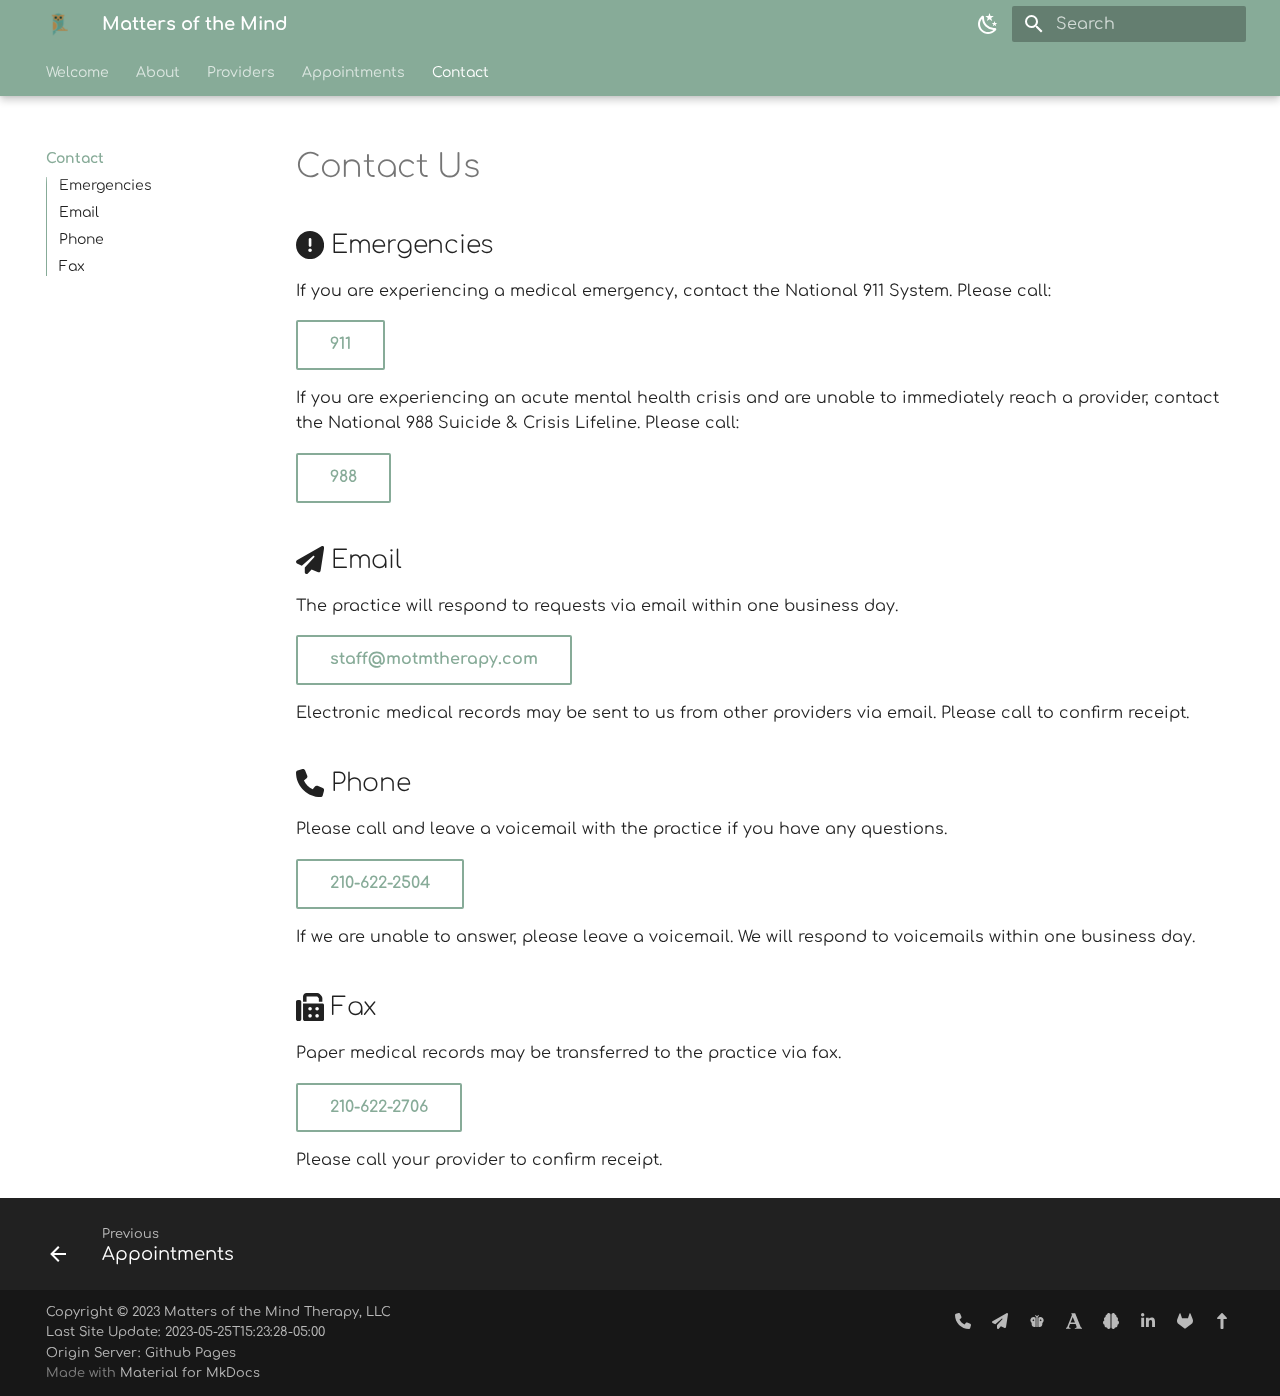
<file: contact/index.html>
<!doctype html>
<html lang="en" class="no-js">
  <head>
    
      <meta charset="utf-8">
      <meta name="viewport" content="width=device-width,initial-scale=1">
      
      
      
      
        <link rel="prev" href="../appointments/">
      
      
      <link rel="icon" href="../assets/favicon.png">
      <meta name="generator" content="mkdocs-1.4.2, mkdocs-material-9.0.6">
    
    
      
        <title>Contact - Matters of the Mind</title>
      
    
    
      <link rel="stylesheet" href="../assets/stylesheets/main.558e4712.min.css">
      
        
        <link rel="stylesheet" href="../assets/stylesheets/palette.2505c338.min.css">
      
      

    
    
    
      
        
        
        <link rel="preconnect" href="https://fonts.gstatic.com" crossorigin>
        <link rel="stylesheet" href="https://fonts.googleapis.com/css?family=Comfortaa:300,300i,400,400i,700,700i%7CRoboto+Mono:400,400i,700,700i&display=fallback">
        <style>:root{--md-text-font:"Comfortaa";--md-code-font:"Roboto Mono"}</style>
      
    
    
      <link rel="stylesheet" href="../stylesheets/extra.css">
    
    <script>__md_scope=new URL("..",location),__md_hash=e=>[...e].reduce((e,_)=>(e<<5)-e+_.charCodeAt(0),0),__md_get=(e,_=localStorage,t=__md_scope)=>JSON.parse(_.getItem(t.pathname+"."+e)),__md_set=(e,_,t=localStorage,a=__md_scope)=>{try{t.setItem(a.pathname+"."+e,JSON.stringify(_))}catch(e){}}</script>
    
      

    
    
    
  </head>
  
  
    
    
      
    
    
    
    
    <body dir="ltr" data-md-color-scheme="default" data-md-color-primary="custom" data-md-color-accent="teal">
  
    
    
      <script>var palette=__md_get("__palette");if(palette&&"object"==typeof palette.color)for(var key of Object.keys(palette.color))document.body.setAttribute("data-md-color-"+key,palette.color[key])</script>
    
    <input class="md-toggle" data-md-toggle="drawer" type="checkbox" id="__drawer" autocomplete="off">
    <input class="md-toggle" data-md-toggle="search" type="checkbox" id="__search" autocomplete="off">
    <label class="md-overlay" for="__drawer"></label>
    <div data-md-component="skip">
      
        
        <a href="#contact-us" class="md-skip">
          Skip to content
        </a>
      
    </div>
    <div data-md-component="announce">
      
    </div>
    
    
      

  

<header class="md-header md-header--lifted" data-md-component="header">
  <nav class="md-header__inner md-grid" aria-label="Header">
    <a href=".." title="Matters of the Mind" class="md-header__button md-logo" aria-label="Matters of the Mind" data-md-component="logo">
      
  <img src="../assets/favicon.png" alt="logo">

    </a>
    <label class="md-header__button md-icon" for="__drawer">
      <svg xmlns="http://www.w3.org/2000/svg" viewBox="0 0 24 24"><path d="M3 6h18v2H3V6m0 5h18v2H3v-2m0 5h18v2H3v-2Z"/></svg>
    </label>
    <div class="md-header__title" data-md-component="header-title">
      <div class="md-header__ellipsis">
        <div class="md-header__topic">
          <span class="md-ellipsis">
            Matters of the Mind
          </span>
        </div>
        <div class="md-header__topic" data-md-component="header-topic">
          <span class="md-ellipsis">
            
              Contact
            
          </span>
        </div>
      </div>
    </div>
    
      <form class="md-header__option" data-md-component="palette">
        
          
          <input class="md-option" data-md-color-media="(prefers-color-scheme: light)" data-md-color-scheme="default" data-md-color-primary="custom" data-md-color-accent="teal"  aria-label="Switch to dark mode"  type="radio" name="__palette" id="__palette_1">
          
            <label class="md-header__button md-icon" title="Switch to dark mode" for="__palette_2" hidden>
              <svg xmlns="http://www.w3.org/2000/svg" viewBox="0 0 24 24"><path d="m17.75 4.09-2.53 1.94.91 3.06-2.63-1.81-2.63 1.81.91-3.06-2.53-1.94L12.44 4l1.06-3 1.06 3 3.19.09m3.5 6.91-1.64 1.25.59 1.98-1.7-1.17-1.7 1.17.59-1.98L15.75 11l2.06-.05L18.5 9l.69 1.95 2.06.05m-2.28 4.95c.83-.08 1.72 1.1 1.19 1.85-.32.45-.66.87-1.08 1.27C15.17 23 8.84 23 4.94 19.07c-3.91-3.9-3.91-10.24 0-14.14.4-.4.82-.76 1.27-1.08.75-.53 1.93.36 1.85 1.19-.27 2.86.69 5.83 2.89 8.02a9.96 9.96 0 0 0 8.02 2.89m-1.64 2.02a12.08 12.08 0 0 1-7.8-3.47c-2.17-2.19-3.33-5-3.49-7.82-2.81 3.14-2.7 7.96.31 10.98 3.02 3.01 7.84 3.12 10.98.31Z"/></svg>
            </label>
          
        
          
          <input class="md-option" data-md-color-media="(prefers-color-scheme: dark)" data-md-color-scheme="slate" data-md-color-primary="custom" data-md-color-accent="teal"  aria-label="Switch to light mode"  type="radio" name="__palette" id="__palette_2">
          
            <label class="md-header__button md-icon" title="Switch to light mode" for="__palette_1" hidden>
              <svg xmlns="http://www.w3.org/2000/svg" viewBox="0 0 24 24"><path d="M12 7a5 5 0 0 1 5 5 5 5 0 0 1-5 5 5 5 0 0 1-5-5 5 5 0 0 1 5-5m0 2a3 3 0 0 0-3 3 3 3 0 0 0 3 3 3 3 0 0 0 3-3 3 3 0 0 0-3-3m0-7 2.39 3.42C13.65 5.15 12.84 5 12 5c-.84 0-1.65.15-2.39.42L12 2M3.34 7l4.16-.35A7.2 7.2 0 0 0 5.94 8.5c-.44.74-.69 1.5-.83 2.29L3.34 7m.02 10 1.76-3.77a7.131 7.131 0 0 0 2.38 4.14L3.36 17M20.65 7l-1.77 3.79a7.023 7.023 0 0 0-2.38-4.15l4.15.36m-.01 10-4.14.36c.59-.51 1.12-1.14 1.54-1.86.42-.73.69-1.5.83-2.29L20.64 17M12 22l-2.41-3.44c.74.27 1.55.44 2.41.44.82 0 1.63-.17 2.37-.44L12 22Z"/></svg>
            </label>
          
        
      </form>
    
    
    
      <label class="md-header__button md-icon" for="__search">
        <svg xmlns="http://www.w3.org/2000/svg" viewBox="0 0 24 24"><path d="M9.5 3A6.5 6.5 0 0 1 16 9.5c0 1.61-.59 3.09-1.56 4.23l.27.27h.79l5 5-1.5 1.5-5-5v-.79l-.27-.27A6.516 6.516 0 0 1 9.5 16 6.5 6.5 0 0 1 3 9.5 6.5 6.5 0 0 1 9.5 3m0 2C7 5 5 7 5 9.5S7 14 9.5 14 14 12 14 9.5 12 5 9.5 5Z"/></svg>
      </label>
      <div class="md-search" data-md-component="search" role="dialog">
  <label class="md-search__overlay" for="__search"></label>
  <div class="md-search__inner" role="search">
    <form class="md-search__form" name="search">
      <input type="text" class="md-search__input" name="query" aria-label="Search" placeholder="Search" autocapitalize="off" autocorrect="off" autocomplete="off" spellcheck="false" data-md-component="search-query" required>
      <label class="md-search__icon md-icon" for="__search">
        <svg xmlns="http://www.w3.org/2000/svg" viewBox="0 0 24 24"><path d="M9.5 3A6.5 6.5 0 0 1 16 9.5c0 1.61-.59 3.09-1.56 4.23l.27.27h.79l5 5-1.5 1.5-5-5v-.79l-.27-.27A6.516 6.516 0 0 1 9.5 16 6.5 6.5 0 0 1 3 9.5 6.5 6.5 0 0 1 9.5 3m0 2C7 5 5 7 5 9.5S7 14 9.5 14 14 12 14 9.5 12 5 9.5 5Z"/></svg>
        <svg xmlns="http://www.w3.org/2000/svg" viewBox="0 0 24 24"><path d="M20 11v2H8l5.5 5.5-1.42 1.42L4.16 12l7.92-7.92L13.5 5.5 8 11h12Z"/></svg>
      </label>
      <nav class="md-search__options" aria-label="Search">
        
        <button type="reset" class="md-search__icon md-icon" title="Clear" aria-label="Clear" tabindex="-1">
          <svg xmlns="http://www.w3.org/2000/svg" viewBox="0 0 24 24"><path d="M19 6.41 17.59 5 12 10.59 6.41 5 5 6.41 10.59 12 5 17.59 6.41 19 12 13.41 17.59 19 19 17.59 13.41 12 19 6.41Z"/></svg>
        </button>
      </nav>
      
    </form>
    <div class="md-search__output">
      <div class="md-search__scrollwrap" data-md-scrollfix>
        <div class="md-search-result" data-md-component="search-result">
          <div class="md-search-result__meta">
            Initializing search
          </div>
          <ol class="md-search-result__list" role="presentation"></ol>
        </div>
      </div>
    </div>
  </div>
</div>
    
    
  </nav>
  
    
      
<nav class="md-tabs" aria-label="Tabs" data-md-component="tabs">
  <div class="md-tabs__inner md-grid">
    <ul class="md-tabs__list">
      
        
  
  


  <li class="md-tabs__item">
    <a href=".." class="md-tabs__link">
      Welcome
    </a>
  </li>

      
        
  
  


  
  
  
    <li class="md-tabs__item">
      <a href="../services/" class="md-tabs__link">
        About
      </a>
    </li>
  

      
        
  
  


  
  
  
    <li class="md-tabs__item">
      <a href="../providers/" class="md-tabs__link">
        Providers
      </a>
    </li>
  

      
        
  
  


  <li class="md-tabs__item">
    <a href="../appointments/" class="md-tabs__link">
      Appointments
    </a>
  </li>

      
        
  
  
    
  


  <li class="md-tabs__item">
    <a href="./" class="md-tabs__link md-tabs__link--active">
      Contact
    </a>
  </li>

      
    </ul>
  </div>
</nav>
    
  
</header>
    
    <div class="md-container" data-md-component="container">
      
      
        
      
      <main class="md-main" data-md-component="main">
        <div class="md-main__inner md-grid">
          
            
              
              <div class="md-sidebar md-sidebar--primary" data-md-component="sidebar" data-md-type="navigation" >
                <div class="md-sidebar__scrollwrap">
                  <div class="md-sidebar__inner">
                    

  


  

<nav class="md-nav md-nav--primary md-nav--lifted md-nav--integrated" aria-label="Navigation" data-md-level="0">
  <label class="md-nav__title" for="__drawer">
    <a href=".." title="Matters of the Mind" class="md-nav__button md-logo" aria-label="Matters of the Mind" data-md-component="logo">
      
  <img src="../assets/favicon.png" alt="logo">

    </a>
    Matters of the Mind
  </label>
  
  <ul class="md-nav__list" data-md-scrollfix>
    
      
      
      

  
  
  
    <li class="md-nav__item">
      <a href=".." class="md-nav__link">
        Welcome
      </a>
    </li>
  

    
      
      
      

  
  
  
    
    <li class="md-nav__item md-nav__item--nested">
      
      
      
      
        
      
      <input class="md-nav__toggle md-toggle md-toggle--indeterminate" data-md-toggle="__nav_2" type="checkbox" id="__nav_2" >
      
      
        
          
        
          
        
          
        
      
      
        <label class="md-nav__link" for="__nav_2" tabindex="0" aria-expanded="false">
          About
          <span class="md-nav__icon md-icon"></span>
        </label>
      
      <nav class="md-nav" aria-label="About" data-md-level="1">
        <label class="md-nav__title" for="__nav_2">
          <span class="md-nav__icon md-icon"></span>
          About
        </label>
        <ul class="md-nav__list" data-md-scrollfix>
          
            
              
  
  
  
    <li class="md-nav__item">
      <a href="../services/" class="md-nav__link">
        Services
      </a>
    </li>
  

            
          
            
              
  
  
  
    <li class="md-nav__item">
      <a href="../location/" class="md-nav__link">
        Location
      </a>
    </li>
  

            
          
            
              
  
  
  
    <li class="md-nav__item">
      <a href="../rates/" class="md-nav__link">
        Rates & Fees
      </a>
    </li>
  

            
          
        </ul>
      </nav>
    </li>
  

    
      
      
      

  
  
  
    
    <li class="md-nav__item md-nav__item--nested">
      
      
      
      
        
      
      <input class="md-nav__toggle md-toggle md-toggle--indeterminate" data-md-toggle="__nav_3" type="checkbox" id="__nav_3" >
      
      
        
          
            
          
        
          
        
      
      
        
        
        <div class="md-nav__link md-nav__link--index ">
          <a href="../providers/">Providers</a>
          
            <label for="__nav_3">
              <span class="md-nav__icon md-icon"></span>
            </label>
          
        </div>
      
      <nav class="md-nav" aria-label="Providers" data-md-level="1">
        <label class="md-nav__title" for="__nav_3">
          <span class="md-nav__icon md-icon"></span>
          Providers
        </label>
        <ul class="md-nav__list" data-md-scrollfix>
          
            
          
            
              
  
  
  
    <li class="md-nav__item">
      <a href="../providers/jasmine/" class="md-nav__link">
        Jasmine Scott-Cochran
      </a>
    </li>
  

            
          
        </ul>
      </nav>
    </li>
  

    
      
      
      

  
  
  
    <li class="md-nav__item">
      <a href="../appointments/" class="md-nav__link">
        Appointments
      </a>
    </li>
  

    
      
      
      

  
  
    
  
  
    <li class="md-nav__item md-nav__item--active">
      
      <input class="md-nav__toggle md-toggle" data-md-toggle="toc" type="checkbox" id="__toc">
      
      
        
      
      
        <label class="md-nav__link md-nav__link--active" for="__toc">
          Contact
          <span class="md-nav__icon md-icon"></span>
        </label>
      
      <a href="./" class="md-nav__link md-nav__link--active">
        Contact
      </a>
      
        

<nav class="md-nav md-nav--secondary" aria-label="Table of contents">
  
  
  
    
  
  
    <label class="md-nav__title" for="__toc">
      <span class="md-nav__icon md-icon"></span>
      Table of contents
    </label>
    <ul class="md-nav__list" data-md-component="toc" data-md-scrollfix>
      
        <li class="md-nav__item">
  <a href="#emergencies" class="md-nav__link">
     Emergencies
  </a>
  
</li>
      
        <li class="md-nav__item">
  <a href="#email" class="md-nav__link">
     Email
  </a>
  
</li>
      
        <li class="md-nav__item">
  <a href="#phone" class="md-nav__link">
     Phone
  </a>
  
</li>
      
        <li class="md-nav__item">
  <a href="#fax" class="md-nav__link">
     Fax
  </a>
  
</li>
      
    </ul>
  
</nav>
      
    </li>
  

    
  </ul>
</nav>
                  </div>
                </div>
              </div>
            
            
          
          
            <div class="md-content" data-md-component="content">
              <article class="md-content__inner md-typeset">
                
                  



<h1 id="contact-us">Contact Us</h1>
<h2 id="emergencies"><span class="twemoji"><svg xmlns="http://www.w3.org/2000/svg" viewBox="0 0 512 512"><!--! Font Awesome Free 6.2.1 by @fontawesome - https://fontawesome.com License - https://fontawesome.com/license/free (Icons: CC BY 4.0, Fonts: SIL OFL 1.1, Code: MIT License) Copyright 2022 Fonticons, Inc.--><path d="M256 512c141.4 0 256-114.6 256-256S397.4 0 256 0 0 114.6 0 256s114.6 256 256 256zm0-384c13.3 0 24 10.7 24 24v112c0 13.3-10.7 24-24 24s-24-10.7-24-24V152c0-13.3 10.7-24 24-24zm32 224c0 17.7-14.3 32-32 32s-32-14.3-32-32 14.3-32 32-32 32 14.3 32 32z"/></svg></span> Emergencies</h2>
<p>If you are experiencing a medical emergency, contact the National 911 System. Please call:</p>
<p><a class="md-button" href="tel:911">911</a></p>
<p>If you are experiencing an acute mental health crisis and are unable to immediately reach a provider, contact the National 988 Suicide &amp; Crisis Lifeline. Please call:</p>
<p><a class="md-button" href="tel:988">988</a></p>
<h2 id="email"><span class="twemoji"><svg xmlns="http://www.w3.org/2000/svg" viewBox="0 0 512 512"><!--! Font Awesome Free 6.2.1 by @fontawesome - https://fontawesome.com License - https://fontawesome.com/license/free (Icons: CC BY 4.0, Fonts: SIL OFL 1.1, Code: MIT License) Copyright 2022 Fonticons, Inc.--><path d="M498.1 5.6c10.1 7 15.4 19.1 13.5 31.2l-64 416c-1.5 9.7-7.4 18.2-16 23s-18.9 5.4-28 1.6L284 427.7l-68.5 74.1c-8.9 9.7-22.9 12.9-35.2 8.1S160 493.2 160 480v-83.6c0-4 1.5-7.8 4.2-10.7l167.6-182.9c5.8-6.3 5.6-16-.4-22s-15.7-6.4-22-.7L106 360.8l-88.3-44.2C7.1 311.3.3 300.7 0 288.9s5.9-22.8 16.1-28.7l448-256c10.7-6.1 23.9-5.5 34 1.4z"/></svg></span> Email</h2>
<p>The practice will respond to requests via email within one business day.</p>
<p><a class="md-button" href="mailto:staff@motmtherapy.com">staff@motmtherapy.com</a></p>
<p>Electronic medical records may be sent to us from other providers via email. Please call to confirm receipt.</p>
<h2 id="phone"><span class="twemoji"><svg xmlns="http://www.w3.org/2000/svg" viewBox="0 0 512 512"><!--! Font Awesome Free 6.2.1 by @fontawesome - https://fontawesome.com License - https://fontawesome.com/license/free (Icons: CC BY 4.0, Fonts: SIL OFL 1.1, Code: MIT License) Copyright 2022 Fonticons, Inc.--><path d="M164.9 24.6c-7.7-18.6-28-28.5-47.4-23.2l-88 24C12.1 30.2 0 46 0 64c0 247.4 200.6 448 448 448 18 0 33.8-12.1 38.6-29.5l24-88c5.3-19.4-4.6-39.7-23.2-47.4l-96-40c-16.3-6.8-35.2-2.1-46.3 11.6L304.7 368c-70.4-33.3-127.4-90.3-160.7-160.7l49.3-40.3c13.7-11.2 18.4-30 11.6-46.3l-40-96z"/></svg></span> Phone</h2>
<p>Please call and leave a voicemail with the practice if you have any questions.</p>
<p><a class="md-button" href="tel:2106222504">210-622-2504</a></p>
<p>If we are unable to answer, please leave a voicemail. We will respond to voicemails within one business day.</p>
<h2 id="fax"><span class="twemoji"><svg xmlns="http://www.w3.org/2000/svg" viewBox="0 0 512 512"><!--! Font Awesome Free 6.2.1 by @fontawesome - https://fontawesome.com License - https://fontawesome.com/license/free (Icons: CC BY 4.0, Fonts: SIL OFL 1.1, Code: MIT License) Copyright 2022 Fonticons, Inc.--><path d="M128 64v96h64V64h194.7L416 93.3V160h64V93.3c0-17-6.7-33.3-18.7-45.3L432 18.7C420 6.7 403.7 0 386.7 0H192c-35.3 0-64 28.7-64 64zM0 160v320c0 17.7 14.3 32 32 32h32c17.7 0 32-14.3 32-32V160c0-17.7-14.3-32-32-32H32c-17.7 0-32 14.3-32 32zm480 32H128v288c0 17.7 14.3 32 32 32h320c17.7 0 32-14.3 32-32V224c0-17.7-14.3-32-32-32zM256 320c-17.7 0-32-14.3-32-32s14.3-32 32-32 32 14.3 32 32-14.3 32-32 32zm160-32c0 17.7-14.3 32-32 32s-32-14.3-32-32 14.3-32 32-32 32 14.3 32 32zm-32 160c-17.7 0-32-14.3-32-32s14.3-32 32-32 32 14.3 32 32-14.3 32-32 32zm-96-32c0 17.7-14.3 32-32 32s-32-14.3-32-32 14.3-32 32-32 32 14.3 32 32z"/></svg></span> Fax</h2>
<p>Paper medical records may be transferred to the practice via fax.</p>
<p><a class="md-button" href="tel:2106222706">210-622-2706</a></p>
<p>Please call your provider to confirm receipt.</p>





                
              </article>
            </div>
          
          
        </div>
        
          <a href="#" class="md-top md-icon" data-md-component="top" hidden>
            <svg xmlns="http://www.w3.org/2000/svg" viewBox="0 0 24 24"><path d="M13 20h-2V8l-5.5 5.5-1.42-1.42L12 4.16l7.92 7.92-1.42 1.42L13 8v12Z"/></svg>
            Back to top
          </a>
        
      </main>
      
        <footer class="md-footer">
  
    
      
      <nav class="md-footer__inner md-grid" aria-label="Footer" >
        
          
          <a href="../appointments/" class="md-footer__link md-footer__link--prev" aria-label="Previous: Appointments" rel="prev">
            <div class="md-footer__button md-icon">
              <svg xmlns="http://www.w3.org/2000/svg" viewBox="0 0 24 24"><path d="M20 11v2H8l5.5 5.5-1.42 1.42L4.16 12l7.92-7.92L13.5 5.5 8 11h12Z"/></svg>
            </div>
            <div class="md-footer__title">
              <div class="md-ellipsis">
                <span class="md-footer__direction">
                  Previous
                </span>
                Appointments
              </div>
            </div>
          </a>
        
        
      </nav>
    
  
  <div class="md-footer-meta md-typeset">
    <div class="md-footer-meta__inner md-grid">
      <div class="md-copyright">
  
    <div class="md-copyright__highlight">
      Copyright &copy; 2023 Matters of the Mind Therapy, LLC<br>Last Site Update: 2023-05-25T15:23:28-05:00<br>Origin Server: Github Pages
    </div>
  
  
    Made with
    <a href="https://squidfunk.github.io/mkdocs-material/" target="_blank" rel="noopener">
      Material for MkDocs
    </a>
  
</div>
      
        <div class="md-social">
  
    
    
    <a href="tel:2106222504" target="_blank" rel="noopener" title="Call us" class="md-social__link">
      <svg xmlns="http://www.w3.org/2000/svg" viewBox="0 0 512 512"><!--! Font Awesome Free 6.2.1 by @fontawesome - https://fontawesome.com License - https://fontawesome.com/license/free (Icons: CC BY 4.0, Fonts: SIL OFL 1.1, Code: MIT License) Copyright 2022 Fonticons, Inc.--><path d="M164.9 24.6c-7.7-18.6-28-28.5-47.4-23.2l-88 24C12.1 30.2 0 46 0 64c0 247.4 200.6 448 448 448 18 0 33.8-12.1 38.6-29.5l24-88c5.3-19.4-4.6-39.7-23.2-47.4l-96-40c-16.3-6.8-35.2-2.1-46.3 11.6L304.7 368c-70.4-33.3-127.4-90.3-160.7-160.7l49.3-40.3c13.7-11.2 18.4-30 11.6-46.3l-40-96z"/></svg>
    </a>
  
    
    
    <a href="mailto:staff@motmtherapy.com" target="_blank" rel="noopener" title="Email us" class="md-social__link">
      <svg xmlns="http://www.w3.org/2000/svg" viewBox="0 0 512 512"><!--! Font Awesome Free 6.2.1 by @fontawesome - https://fontawesome.com License - https://fontawesome.com/license/free (Icons: CC BY 4.0, Fonts: SIL OFL 1.1, Code: MIT License) Copyright 2022 Fonticons, Inc.--><path d="M498.1 5.6c10.1 7 15.4 19.1 13.5 31.2l-64 416c-1.5 9.7-7.4 18.2-16 23s-18.9 5.4-28 1.6L284 427.7l-68.5 74.1c-8.9 9.7-22.9 12.9-35.2 8.1S160 493.2 160 480v-83.6c0-4 1.5-7.8 4.2-10.7l167.6-182.9c5.8-6.3 5.6-16-.4-22s-15.7-6.4-22-.7L106 360.8l-88.3-44.2C7.1 311.3.3 300.7 0 288.9s5.9-22.8 16.1-28.7l448-256c10.7-6.1 23.9-5.5 34 1.4z"/></svg>
    </a>
  
    
    
    <a href="https://meetmonarch.com/therapist/jasmine-scott-cochran" target="_blank" rel="noopener" title="Check us out on Monarch" class="md-social__link">
      <svg xmlns="http://www.w3.org/2000/svg" viewBox="0 0 24 24"><path d="M13 21h-2V6L9.03 3.97 10 3l2 2 2-2 1 1-2 2v15M7 6a5.002 5.002 0 0 0-3 9v2c0 2.21 1.79 4 4 4 .72 0 1.39-.19 1.97-.5l.03-.04V7c-.84-.63-1.87-1-3-1m-.5 6.5L5 11l1.5-1.5L8 11l-1.5 1.5M22 11c0-2.76-2.24-5-5-5-1.12 0-2.15.37-3 1v13.46c.59.35 1.27.54 2 .54 2.21 0 4-1.79 4-4v-2c1.21-.91 2-2.36 2-4m-4.5 1.5L16 11l1.5-1.5L19 11l-1.5 1.5Z"/></svg>
    </a>
  
    
    
    <a href="https://secure.helloalma.com/providers/jasmine-scott-cochran/" target="_blank" rel="noopener" title="Check us out on Alma" class="md-social__link">
      <svg xmlns="http://www.w3.org/2000/svg" viewBox="0 0 24 24"><path d="M22.033 21.18 13.77.459H7.869l1.049 2.623L1.836 21.18C1.574 22.098.787 22.23 0 22.361v1.18h6.82v-1.18C4.984 22.23 3.934 21.967 4.721 20c.131-.131.656-1.574 1.311-3.41h8.393l1.18 3.016c.131.525.262.918.262 1.311 0 1.049-.918 1.443-2.623 1.443v1.18H24v-1.18c-.918-.13-1.705-.393-1.967-1.18zM6.82 14.361a363.303 363.303 0 0 0 3.279-8.525l3.41 8.525H6.82z"/></svg>
    </a>
  
    
    
    <a href="https://www.psychologytoday.com/us/therapists/jasmine-scott-cochran-san-antonio-tx/726906" target="_blank" rel="noopener" title="Check us out on Psychology Today" class="md-social__link">
      <svg xmlns="http://www.w3.org/2000/svg" viewBox="0 0 512 512"><!--! Font Awesome Free 6.2.1 by @fontawesome - https://fontawesome.com License - https://fontawesome.com/license/free (Icons: CC BY 4.0, Fonts: SIL OFL 1.1, Code: MIT License) Copyright 2022 Fonticons, Inc.--><path d="M184 0c30.9 0 56 25.1 56 56v400c0 30.9-25.1 56-56 56-28.9 0-52.7-21.9-55.7-50.1-5.2 1.4-10.7 2.1-16.3 2.1-35.3 0-64-28.7-64-64 0-7.4 1.3-14.6 3.6-21.2C21.4 367.4 0 338.2 0 304c0-31.9 18.7-59.5 45.8-72.3C37.1 220.8 32 207 32 192c0-30.7 21.6-56.3 50.4-62.6C80.8 123.9 80 118 80 112c0-29.9 20.6-55.1 48.3-62.1 3-28 26.8-49.9 55.7-49.9zm144 0c28.9 0 52.6 21.9 55.7 49.9C411.5 56.9 432 82 432 112c0 6-.8 11.9-2.4 17.4 28.8 6.2 50.4 31.9 50.4 62.6 0 15-5.1 28.8-13.8 39.7 27.1 12.8 45.8 40.4 45.8 72.3 0 34.2-21.4 63.4-51.6 74.8 2.3 6.6 3.6 13.8 3.6 21.2 0 35.3-28.7 64-64 64-5.6 0-11.1-.7-16.3-2.1-3 28.2-26.8 50.1-55.7 50.1-30.9 0-56-25.1-56-56V56c0-30.9 25.1-56 56-56z"/></svg>
    </a>
  
    
    
    <a href="https://www.linkedin.com/company/matters-of-the-mind-therapy-llc/" target="_blank" rel="noopener" title="Check us out on LinkedIn" class="md-social__link">
      <svg xmlns="http://www.w3.org/2000/svg" viewBox="0 0 448 512"><!--! Font Awesome Free 6.2.1 by @fontawesome - https://fontawesome.com License - https://fontawesome.com/license/free (Icons: CC BY 4.0, Fonts: SIL OFL 1.1, Code: MIT License) Copyright 2022 Fonticons, Inc.--><path d="M100.28 448H7.4V148.9h92.88zM53.79 108.1C24.09 108.1 0 83.5 0 53.8a53.79 53.79 0 0 1 107.58 0c0 29.7-24.1 54.3-53.79 54.3zM447.9 448h-92.68V302.4c0-34.7-.7-79.2-48.29-79.2-48.29 0-55.69 37.7-55.69 76.7V448h-92.78V148.9h89.08v40.8h1.3c12.4-23.5 42.69-48.3 87.88-48.3 94 0 111.28 61.9 111.28 142.3V448z"/></svg>
    </a>
  
    
    
    <a href="https://gitlab.com/motm-therapy/" target="_blank" rel="noopener" title="Check us out on Gitlab" class="md-social__link">
      <svg xmlns="http://www.w3.org/2000/svg" viewBox="0 0 512 512"><!--! Font Awesome Free 6.2.1 by @fontawesome - https://fontawesome.com License - https://fontawesome.com/license/free (Icons: CC BY 4.0, Fonts: SIL OFL 1.1, Code: MIT License) Copyright 2022 Fonticons, Inc.--><path d="m503.5 204.6-.7-1.8-69.7-181.78c-1.4-3.57-3.9-6.59-7.2-8.64-2.4-1.55-5.1-2.515-8-2.81-2.9-.295-5.7.083-8.4 1.11-2.7 1.02-5.1 2.66-7.1 4.78-1.9 2.12-3.3 4.67-4.1 7.44l-47 144H160.8l-47.1-144c-.8-2.77-2.2-5.31-4.1-7.43-2-2.12-4.4-3.75-7.1-4.77a18.1 18.1 0 0 0-8.38-1.113 18.4 18.4 0 0 0-8.04 2.793 18.09 18.09 0 0 0-7.16 8.64L9.267 202.8l-.724 1.8a129.57 129.57 0 0 0-3.52 82c7.747 26.9 24.047 50.7 46.447 67.6l.27.2.59.4 105.97 79.5 52.6 39.7 32 24.2c3.7 1.9 8.3 4.3 13 4.3 4.7 0 9.3-2.4 13-4.3l32-24.2 52.6-39.7 106.7-79.9.3-.3c22.4-16.9 38.7-40.6 45.6-67.5 8.6-27 7.4-55.8-2.6-82z"/></svg>
    </a>
  
    
    
    <a href="https://stats.uptimerobot.com/RKlKzCG3wp" target="_blank" rel="noopener" title="Check out our status page on UptimeRobot" class="md-social__link">
      <svg xmlns="http://www.w3.org/2000/svg" viewBox="0 0 320 512"><!--! Font Awesome Free 6.2.1 by @fontawesome - https://fontawesome.com License - https://fontawesome.com/license/free (Icons: CC BY 4.0, Fonts: SIL OFL 1.1, Code: MIT License) Copyright 2022 Fonticons, Inc.--><path d="M318 177.5c3.8-8.8 2-19-4.6-26l-136-144C172.9 2.7 166.6 0 160 0s-12.9 2.7-17.4 7.5l-136 144c-6.6 7-8.4 17.2-4.6 26S14.4 192 24 192h88v288c0 17.7 14.3 32 32 32h32c17.7 0 32-14.3 32-32V192h88c9.6 0 18.2-5.7 22-14.5z"/></svg>
    </a>
  
</div>
      
    </div>
  </div>
</footer>
      
    </div>
    <div class="md-dialog" data-md-component="dialog">
      <div class="md-dialog__inner md-typeset"></div>
    </div>
    
    <script id="__config" type="application/json">{"base": "..", "features": ["navigation.tabs", "navigation.instant", "navigation.tracking", "navigation.sections", "navigation.expand", "navigation.indexes", "navigation.tabs.sticky", "toc.follow", "toc.integrate", "navigation.top", "navigation.footer"], "search": "../assets/javascripts/workers/search.e5c33ebb.min.js", "translations": {"clipboard.copied": "Copied to clipboard", "clipboard.copy": "Copy to clipboard", "search.result.more.one": "1 more on this page", "search.result.more.other": "# more on this page", "search.result.none": "No matching documents", "search.result.one": "1 matching document", "search.result.other": "# matching documents", "search.result.placeholder": "Type to start searching", "search.result.term.missing": "Missing", "select.version": "Select version"}}</script>
    
    
      <script src="../assets/javascripts/bundle.51d95adb.min.js"></script>
      
    
  </body>
</html>
</file>
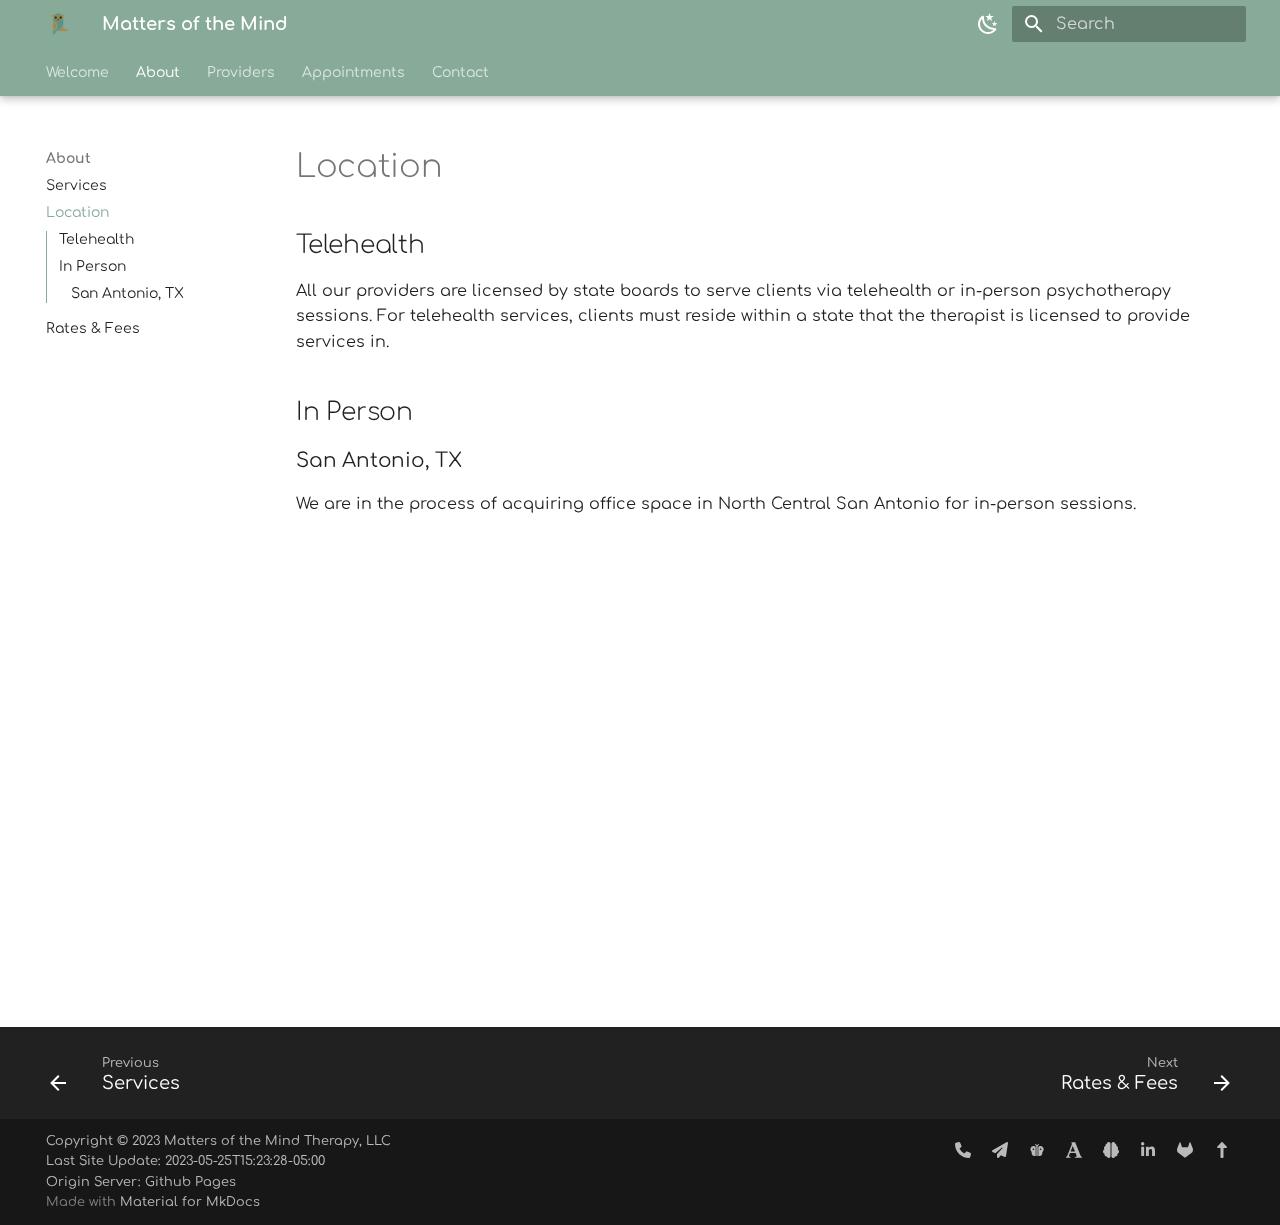
<file: location/index.html>
<!doctype html>
<html lang="en" class="no-js">
  <head>
    
      <meta charset="utf-8">
      <meta name="viewport" content="width=device-width,initial-scale=1">
      
      
      
      
        <link rel="prev" href="../services/">
      
      
        <link rel="next" href="../rates/">
      
      <link rel="icon" href="../assets/favicon.png">
      <meta name="generator" content="mkdocs-1.4.2, mkdocs-material-9.0.6">
    
    
      
        <title>Location - Matters of the Mind</title>
      
    
    
      <link rel="stylesheet" href="../assets/stylesheets/main.558e4712.min.css">
      
        
        <link rel="stylesheet" href="../assets/stylesheets/palette.2505c338.min.css">
      
      

    
    
    
      
        
        
        <link rel="preconnect" href="https://fonts.gstatic.com" crossorigin>
        <link rel="stylesheet" href="https://fonts.googleapis.com/css?family=Comfortaa:300,300i,400,400i,700,700i%7CRoboto+Mono:400,400i,700,700i&display=fallback">
        <style>:root{--md-text-font:"Comfortaa";--md-code-font:"Roboto Mono"}</style>
      
    
    
      <link rel="stylesheet" href="../stylesheets/extra.css">
    
    <script>__md_scope=new URL("..",location),__md_hash=e=>[...e].reduce((e,_)=>(e<<5)-e+_.charCodeAt(0),0),__md_get=(e,_=localStorage,t=__md_scope)=>JSON.parse(_.getItem(t.pathname+"."+e)),__md_set=(e,_,t=localStorage,a=__md_scope)=>{try{t.setItem(a.pathname+"."+e,JSON.stringify(_))}catch(e){}}</script>
    
      

    
    
    
  </head>
  
  
    
    
      
    
    
    
    
    <body dir="ltr" data-md-color-scheme="default" data-md-color-primary="custom" data-md-color-accent="teal">
  
    
    
      <script>var palette=__md_get("__palette");if(palette&&"object"==typeof palette.color)for(var key of Object.keys(palette.color))document.body.setAttribute("data-md-color-"+key,palette.color[key])</script>
    
    <input class="md-toggle" data-md-toggle="drawer" type="checkbox" id="__drawer" autocomplete="off">
    <input class="md-toggle" data-md-toggle="search" type="checkbox" id="__search" autocomplete="off">
    <label class="md-overlay" for="__drawer"></label>
    <div data-md-component="skip">
      
        
        <a href="#location" class="md-skip">
          Skip to content
        </a>
      
    </div>
    <div data-md-component="announce">
      
    </div>
    
    
      

  

<header class="md-header md-header--lifted" data-md-component="header">
  <nav class="md-header__inner md-grid" aria-label="Header">
    <a href=".." title="Matters of the Mind" class="md-header__button md-logo" aria-label="Matters of the Mind" data-md-component="logo">
      
  <img src="../assets/favicon.png" alt="logo">

    </a>
    <label class="md-header__button md-icon" for="__drawer">
      <svg xmlns="http://www.w3.org/2000/svg" viewBox="0 0 24 24"><path d="M3 6h18v2H3V6m0 5h18v2H3v-2m0 5h18v2H3v-2Z"/></svg>
    </label>
    <div class="md-header__title" data-md-component="header-title">
      <div class="md-header__ellipsis">
        <div class="md-header__topic">
          <span class="md-ellipsis">
            Matters of the Mind
          </span>
        </div>
        <div class="md-header__topic" data-md-component="header-topic">
          <span class="md-ellipsis">
            
              Location
            
          </span>
        </div>
      </div>
    </div>
    
      <form class="md-header__option" data-md-component="palette">
        
          
          <input class="md-option" data-md-color-media="(prefers-color-scheme: light)" data-md-color-scheme="default" data-md-color-primary="custom" data-md-color-accent="teal"  aria-label="Switch to dark mode"  type="radio" name="__palette" id="__palette_1">
          
            <label class="md-header__button md-icon" title="Switch to dark mode" for="__palette_2" hidden>
              <svg xmlns="http://www.w3.org/2000/svg" viewBox="0 0 24 24"><path d="m17.75 4.09-2.53 1.94.91 3.06-2.63-1.81-2.63 1.81.91-3.06-2.53-1.94L12.44 4l1.06-3 1.06 3 3.19.09m3.5 6.91-1.64 1.25.59 1.98-1.7-1.17-1.7 1.17.59-1.98L15.75 11l2.06-.05L18.5 9l.69 1.95 2.06.05m-2.28 4.95c.83-.08 1.72 1.1 1.19 1.85-.32.45-.66.87-1.08 1.27C15.17 23 8.84 23 4.94 19.07c-3.91-3.9-3.91-10.24 0-14.14.4-.4.82-.76 1.27-1.08.75-.53 1.93.36 1.85 1.19-.27 2.86.69 5.83 2.89 8.02a9.96 9.96 0 0 0 8.02 2.89m-1.64 2.02a12.08 12.08 0 0 1-7.8-3.47c-2.17-2.19-3.33-5-3.49-7.82-2.81 3.14-2.7 7.96.31 10.98 3.02 3.01 7.84 3.12 10.98.31Z"/></svg>
            </label>
          
        
          
          <input class="md-option" data-md-color-media="(prefers-color-scheme: dark)" data-md-color-scheme="slate" data-md-color-primary="custom" data-md-color-accent="teal"  aria-label="Switch to light mode"  type="radio" name="__palette" id="__palette_2">
          
            <label class="md-header__button md-icon" title="Switch to light mode" for="__palette_1" hidden>
              <svg xmlns="http://www.w3.org/2000/svg" viewBox="0 0 24 24"><path d="M12 7a5 5 0 0 1 5 5 5 5 0 0 1-5 5 5 5 0 0 1-5-5 5 5 0 0 1 5-5m0 2a3 3 0 0 0-3 3 3 3 0 0 0 3 3 3 3 0 0 0 3-3 3 3 0 0 0-3-3m0-7 2.39 3.42C13.65 5.15 12.84 5 12 5c-.84 0-1.65.15-2.39.42L12 2M3.34 7l4.16-.35A7.2 7.2 0 0 0 5.94 8.5c-.44.74-.69 1.5-.83 2.29L3.34 7m.02 10 1.76-3.77a7.131 7.131 0 0 0 2.38 4.14L3.36 17M20.65 7l-1.77 3.79a7.023 7.023 0 0 0-2.38-4.15l4.15.36m-.01 10-4.14.36c.59-.51 1.12-1.14 1.54-1.86.42-.73.69-1.5.83-2.29L20.64 17M12 22l-2.41-3.44c.74.27 1.55.44 2.41.44.82 0 1.63-.17 2.37-.44L12 22Z"/></svg>
            </label>
          
        
      </form>
    
    
    
      <label class="md-header__button md-icon" for="__search">
        <svg xmlns="http://www.w3.org/2000/svg" viewBox="0 0 24 24"><path d="M9.5 3A6.5 6.5 0 0 1 16 9.5c0 1.61-.59 3.09-1.56 4.23l.27.27h.79l5 5-1.5 1.5-5-5v-.79l-.27-.27A6.516 6.516 0 0 1 9.5 16 6.5 6.5 0 0 1 3 9.5 6.5 6.5 0 0 1 9.5 3m0 2C7 5 5 7 5 9.5S7 14 9.5 14 14 12 14 9.5 12 5 9.5 5Z"/></svg>
      </label>
      <div class="md-search" data-md-component="search" role="dialog">
  <label class="md-search__overlay" for="__search"></label>
  <div class="md-search__inner" role="search">
    <form class="md-search__form" name="search">
      <input type="text" class="md-search__input" name="query" aria-label="Search" placeholder="Search" autocapitalize="off" autocorrect="off" autocomplete="off" spellcheck="false" data-md-component="search-query" required>
      <label class="md-search__icon md-icon" for="__search">
        <svg xmlns="http://www.w3.org/2000/svg" viewBox="0 0 24 24"><path d="M9.5 3A6.5 6.5 0 0 1 16 9.5c0 1.61-.59 3.09-1.56 4.23l.27.27h.79l5 5-1.5 1.5-5-5v-.79l-.27-.27A6.516 6.516 0 0 1 9.5 16 6.5 6.5 0 0 1 3 9.5 6.5 6.5 0 0 1 9.5 3m0 2C7 5 5 7 5 9.5S7 14 9.5 14 14 12 14 9.5 12 5 9.5 5Z"/></svg>
        <svg xmlns="http://www.w3.org/2000/svg" viewBox="0 0 24 24"><path d="M20 11v2H8l5.5 5.5-1.42 1.42L4.16 12l7.92-7.92L13.5 5.5 8 11h12Z"/></svg>
      </label>
      <nav class="md-search__options" aria-label="Search">
        
        <button type="reset" class="md-search__icon md-icon" title="Clear" aria-label="Clear" tabindex="-1">
          <svg xmlns="http://www.w3.org/2000/svg" viewBox="0 0 24 24"><path d="M19 6.41 17.59 5 12 10.59 6.41 5 5 6.41 10.59 12 5 17.59 6.41 19 12 13.41 17.59 19 19 17.59 13.41 12 19 6.41Z"/></svg>
        </button>
      </nav>
      
    </form>
    <div class="md-search__output">
      <div class="md-search__scrollwrap" data-md-scrollfix>
        <div class="md-search-result" data-md-component="search-result">
          <div class="md-search-result__meta">
            Initializing search
          </div>
          <ol class="md-search-result__list" role="presentation"></ol>
        </div>
      </div>
    </div>
  </div>
</div>
    
    
  </nav>
  
    
      
<nav class="md-tabs" aria-label="Tabs" data-md-component="tabs">
  <div class="md-tabs__inner md-grid">
    <ul class="md-tabs__list">
      
        
  
  


  <li class="md-tabs__item">
    <a href=".." class="md-tabs__link">
      Welcome
    </a>
  </li>

      
        
  
  
    
  


  
  
  
    <li class="md-tabs__item">
      <a href="../services/" class="md-tabs__link md-tabs__link--active">
        About
      </a>
    </li>
  

      
        
  
  


  
  
  
    <li class="md-tabs__item">
      <a href="../providers/" class="md-tabs__link">
        Providers
      </a>
    </li>
  

      
        
  
  


  <li class="md-tabs__item">
    <a href="../appointments/" class="md-tabs__link">
      Appointments
    </a>
  </li>

      
        
  
  


  <li class="md-tabs__item">
    <a href="../contact/" class="md-tabs__link">
      Contact
    </a>
  </li>

      
    </ul>
  </div>
</nav>
    
  
</header>
    
    <div class="md-container" data-md-component="container">
      
      
        
      
      <main class="md-main" data-md-component="main">
        <div class="md-main__inner md-grid">
          
            
              
              <div class="md-sidebar md-sidebar--primary" data-md-component="sidebar" data-md-type="navigation" >
                <div class="md-sidebar__scrollwrap">
                  <div class="md-sidebar__inner">
                    

  


  

<nav class="md-nav md-nav--primary md-nav--lifted md-nav--integrated" aria-label="Navigation" data-md-level="0">
  <label class="md-nav__title" for="__drawer">
    <a href=".." title="Matters of the Mind" class="md-nav__button md-logo" aria-label="Matters of the Mind" data-md-component="logo">
      
  <img src="../assets/favicon.png" alt="logo">

    </a>
    Matters of the Mind
  </label>
  
  <ul class="md-nav__list" data-md-scrollfix>
    
      
      
      

  
  
  
    <li class="md-nav__item">
      <a href=".." class="md-nav__link">
        Welcome
      </a>
    </li>
  

    
      
      
      

  
  
    
  
  
    
    <li class="md-nav__item md-nav__item--active md-nav__item--nested">
      
      
      
      
      <input class="md-nav__toggle md-toggle " data-md-toggle="__nav_2" type="checkbox" id="__nav_2" checked>
      
      
        
          
        
          
        
          
        
      
      
        <label class="md-nav__link" for="__nav_2" tabindex="0" aria-expanded="true">
          About
          <span class="md-nav__icon md-icon"></span>
        </label>
      
      <nav class="md-nav" aria-label="About" data-md-level="1">
        <label class="md-nav__title" for="__nav_2">
          <span class="md-nav__icon md-icon"></span>
          About
        </label>
        <ul class="md-nav__list" data-md-scrollfix>
          
            
              
  
  
  
    <li class="md-nav__item">
      <a href="../services/" class="md-nav__link">
        Services
      </a>
    </li>
  

            
          
            
              
  
  
    
  
  
    <li class="md-nav__item md-nav__item--active">
      
      <input class="md-nav__toggle md-toggle" data-md-toggle="toc" type="checkbox" id="__toc">
      
      
        
      
      
        <label class="md-nav__link md-nav__link--active" for="__toc">
          Location
          <span class="md-nav__icon md-icon"></span>
        </label>
      
      <a href="./" class="md-nav__link md-nav__link--active">
        Location
      </a>
      
        

<nav class="md-nav md-nav--secondary" aria-label="Table of contents">
  
  
  
    
  
  
    <label class="md-nav__title" for="__toc">
      <span class="md-nav__icon md-icon"></span>
      Table of contents
    </label>
    <ul class="md-nav__list" data-md-component="toc" data-md-scrollfix>
      
        <li class="md-nav__item">
  <a href="#telehealth" class="md-nav__link">
    Telehealth
  </a>
  
</li>
      
        <li class="md-nav__item">
  <a href="#in-person" class="md-nav__link">
    In Person
  </a>
  
    <nav class="md-nav" aria-label="In Person">
      <ul class="md-nav__list">
        
          <li class="md-nav__item">
  <a href="#san-antonio-tx" class="md-nav__link">
    San Antonio, TX
  </a>
  
</li>
        
      </ul>
    </nav>
  
</li>
      
    </ul>
  
</nav>
      
    </li>
  

            
          
            
              
  
  
  
    <li class="md-nav__item">
      <a href="../rates/" class="md-nav__link">
        Rates & Fees
      </a>
    </li>
  

            
          
        </ul>
      </nav>
    </li>
  

    
      
      
      

  
  
  
    
    <li class="md-nav__item md-nav__item--nested">
      
      
      
      
        
      
      <input class="md-nav__toggle md-toggle md-toggle--indeterminate" data-md-toggle="__nav_3" type="checkbox" id="__nav_3" >
      
      
        
          
            
          
        
          
        
      
      
        
        
        <div class="md-nav__link md-nav__link--index ">
          <a href="../providers/">Providers</a>
          
            <label for="__nav_3">
              <span class="md-nav__icon md-icon"></span>
            </label>
          
        </div>
      
      <nav class="md-nav" aria-label="Providers" data-md-level="1">
        <label class="md-nav__title" for="__nav_3">
          <span class="md-nav__icon md-icon"></span>
          Providers
        </label>
        <ul class="md-nav__list" data-md-scrollfix>
          
            
          
            
              
  
  
  
    <li class="md-nav__item">
      <a href="../providers/jasmine/" class="md-nav__link">
        Jasmine Scott-Cochran
      </a>
    </li>
  

            
          
        </ul>
      </nav>
    </li>
  

    
      
      
      

  
  
  
    <li class="md-nav__item">
      <a href="../appointments/" class="md-nav__link">
        Appointments
      </a>
    </li>
  

    
      
      
      

  
  
  
    <li class="md-nav__item">
      <a href="../contact/" class="md-nav__link">
        Contact
      </a>
    </li>
  

    
  </ul>
</nav>
                  </div>
                </div>
              </div>
            
            
          
          
            <div class="md-content" data-md-component="content">
              <article class="md-content__inner md-typeset">
                
                  



<h1 id="location">Location</h1>
<h2 id="telehealth">Telehealth</h2>
<p>All our providers are licensed by state boards to serve clients via telehealth or in-person psychotherapy sessions.
For telehealth services, clients must reside within a state that the therapist is licensed to provide services in.</p>
<h2 id="in-person">In Person</h2>
<h3 id="san-antonio-tx">San Antonio, TX</h3>
<p>We are in the process of acquiring office space in North Central San Antonio for in-person sessions.</p>
<div class="google-map">
     <iframe src="https://www.google.com/maps/embed?pb=!1m14!1m12!1m3!1d5008.612064502143!2d-98.46383475274716!3d29.606315978697353!2m3!1f0!2f0!3f0!3m2!1i1024!2i768!4f13.1!5e1!3m2!1sen!2sus!4v1684766258471!5m2!1sen!2sus" width="600" height="450" style="border:0;" allowfullscreen="" loading="lazy" referrerpolicy="no-referrer-when-downgrade"></iframe>
</div>





                
              </article>
            </div>
          
          
        </div>
        
          <a href="#" class="md-top md-icon" data-md-component="top" hidden>
            <svg xmlns="http://www.w3.org/2000/svg" viewBox="0 0 24 24"><path d="M13 20h-2V8l-5.5 5.5-1.42-1.42L12 4.16l7.92 7.92-1.42 1.42L13 8v12Z"/></svg>
            Back to top
          </a>
        
      </main>
      
        <footer class="md-footer">
  
    
      
      <nav class="md-footer__inner md-grid" aria-label="Footer" >
        
          
          <a href="../services/" class="md-footer__link md-footer__link--prev" aria-label="Previous: Services" rel="prev">
            <div class="md-footer__button md-icon">
              <svg xmlns="http://www.w3.org/2000/svg" viewBox="0 0 24 24"><path d="M20 11v2H8l5.5 5.5-1.42 1.42L4.16 12l7.92-7.92L13.5 5.5 8 11h12Z"/></svg>
            </div>
            <div class="md-footer__title">
              <div class="md-ellipsis">
                <span class="md-footer__direction">
                  Previous
                </span>
                Services
              </div>
            </div>
          </a>
        
        
          
          <a href="../rates/" class="md-footer__link md-footer__link--next" aria-label="Next: Rates &amp; Fees" rel="next">
            <div class="md-footer__title">
              <div class="md-ellipsis">
                <span class="md-footer__direction">
                  Next
                </span>
                Rates & Fees
              </div>
            </div>
            <div class="md-footer__button md-icon">
              <svg xmlns="http://www.w3.org/2000/svg" viewBox="0 0 24 24"><path d="M4 11v2h12l-5.5 5.5 1.42 1.42L19.84 12l-7.92-7.92L10.5 5.5 16 11H4Z"/></svg>
            </div>
          </a>
        
      </nav>
    
  
  <div class="md-footer-meta md-typeset">
    <div class="md-footer-meta__inner md-grid">
      <div class="md-copyright">
  
    <div class="md-copyright__highlight">
      Copyright &copy; 2023 Matters of the Mind Therapy, LLC<br>Last Site Update: 2023-05-25T15:23:28-05:00<br>Origin Server: Github Pages
    </div>
  
  
    Made with
    <a href="https://squidfunk.github.io/mkdocs-material/" target="_blank" rel="noopener">
      Material for MkDocs
    </a>
  
</div>
      
        <div class="md-social">
  
    
    
    <a href="tel:2106222504" target="_blank" rel="noopener" title="Call us" class="md-social__link">
      <svg xmlns="http://www.w3.org/2000/svg" viewBox="0 0 512 512"><!--! Font Awesome Free 6.2.1 by @fontawesome - https://fontawesome.com License - https://fontawesome.com/license/free (Icons: CC BY 4.0, Fonts: SIL OFL 1.1, Code: MIT License) Copyright 2022 Fonticons, Inc.--><path d="M164.9 24.6c-7.7-18.6-28-28.5-47.4-23.2l-88 24C12.1 30.2 0 46 0 64c0 247.4 200.6 448 448 448 18 0 33.8-12.1 38.6-29.5l24-88c5.3-19.4-4.6-39.7-23.2-47.4l-96-40c-16.3-6.8-35.2-2.1-46.3 11.6L304.7 368c-70.4-33.3-127.4-90.3-160.7-160.7l49.3-40.3c13.7-11.2 18.4-30 11.6-46.3l-40-96z"/></svg>
    </a>
  
    
    
    <a href="mailto:staff@motmtherapy.com" target="_blank" rel="noopener" title="Email us" class="md-social__link">
      <svg xmlns="http://www.w3.org/2000/svg" viewBox="0 0 512 512"><!--! Font Awesome Free 6.2.1 by @fontawesome - https://fontawesome.com License - https://fontawesome.com/license/free (Icons: CC BY 4.0, Fonts: SIL OFL 1.1, Code: MIT License) Copyright 2022 Fonticons, Inc.--><path d="M498.1 5.6c10.1 7 15.4 19.1 13.5 31.2l-64 416c-1.5 9.7-7.4 18.2-16 23s-18.9 5.4-28 1.6L284 427.7l-68.5 74.1c-8.9 9.7-22.9 12.9-35.2 8.1S160 493.2 160 480v-83.6c0-4 1.5-7.8 4.2-10.7l167.6-182.9c5.8-6.3 5.6-16-.4-22s-15.7-6.4-22-.7L106 360.8l-88.3-44.2C7.1 311.3.3 300.7 0 288.9s5.9-22.8 16.1-28.7l448-256c10.7-6.1 23.9-5.5 34 1.4z"/></svg>
    </a>
  
    
    
    <a href="https://meetmonarch.com/therapist/jasmine-scott-cochran" target="_blank" rel="noopener" title="Check us out on Monarch" class="md-social__link">
      <svg xmlns="http://www.w3.org/2000/svg" viewBox="0 0 24 24"><path d="M13 21h-2V6L9.03 3.97 10 3l2 2 2-2 1 1-2 2v15M7 6a5.002 5.002 0 0 0-3 9v2c0 2.21 1.79 4 4 4 .72 0 1.39-.19 1.97-.5l.03-.04V7c-.84-.63-1.87-1-3-1m-.5 6.5L5 11l1.5-1.5L8 11l-1.5 1.5M22 11c0-2.76-2.24-5-5-5-1.12 0-2.15.37-3 1v13.46c.59.35 1.27.54 2 .54 2.21 0 4-1.79 4-4v-2c1.21-.91 2-2.36 2-4m-4.5 1.5L16 11l1.5-1.5L19 11l-1.5 1.5Z"/></svg>
    </a>
  
    
    
    <a href="https://secure.helloalma.com/providers/jasmine-scott-cochran/" target="_blank" rel="noopener" title="Check us out on Alma" class="md-social__link">
      <svg xmlns="http://www.w3.org/2000/svg" viewBox="0 0 24 24"><path d="M22.033 21.18 13.77.459H7.869l1.049 2.623L1.836 21.18C1.574 22.098.787 22.23 0 22.361v1.18h6.82v-1.18C4.984 22.23 3.934 21.967 4.721 20c.131-.131.656-1.574 1.311-3.41h8.393l1.18 3.016c.131.525.262.918.262 1.311 0 1.049-.918 1.443-2.623 1.443v1.18H24v-1.18c-.918-.13-1.705-.393-1.967-1.18zM6.82 14.361a363.303 363.303 0 0 0 3.279-8.525l3.41 8.525H6.82z"/></svg>
    </a>
  
    
    
    <a href="https://www.psychologytoday.com/us/therapists/jasmine-scott-cochran-san-antonio-tx/726906" target="_blank" rel="noopener" title="Check us out on Psychology Today" class="md-social__link">
      <svg xmlns="http://www.w3.org/2000/svg" viewBox="0 0 512 512"><!--! Font Awesome Free 6.2.1 by @fontawesome - https://fontawesome.com License - https://fontawesome.com/license/free (Icons: CC BY 4.0, Fonts: SIL OFL 1.1, Code: MIT License) Copyright 2022 Fonticons, Inc.--><path d="M184 0c30.9 0 56 25.1 56 56v400c0 30.9-25.1 56-56 56-28.9 0-52.7-21.9-55.7-50.1-5.2 1.4-10.7 2.1-16.3 2.1-35.3 0-64-28.7-64-64 0-7.4 1.3-14.6 3.6-21.2C21.4 367.4 0 338.2 0 304c0-31.9 18.7-59.5 45.8-72.3C37.1 220.8 32 207 32 192c0-30.7 21.6-56.3 50.4-62.6C80.8 123.9 80 118 80 112c0-29.9 20.6-55.1 48.3-62.1 3-28 26.8-49.9 55.7-49.9zm144 0c28.9 0 52.6 21.9 55.7 49.9C411.5 56.9 432 82 432 112c0 6-.8 11.9-2.4 17.4 28.8 6.2 50.4 31.9 50.4 62.6 0 15-5.1 28.8-13.8 39.7 27.1 12.8 45.8 40.4 45.8 72.3 0 34.2-21.4 63.4-51.6 74.8 2.3 6.6 3.6 13.8 3.6 21.2 0 35.3-28.7 64-64 64-5.6 0-11.1-.7-16.3-2.1-3 28.2-26.8 50.1-55.7 50.1-30.9 0-56-25.1-56-56V56c0-30.9 25.1-56 56-56z"/></svg>
    </a>
  
    
    
    <a href="https://www.linkedin.com/company/matters-of-the-mind-therapy-llc/" target="_blank" rel="noopener" title="Check us out on LinkedIn" class="md-social__link">
      <svg xmlns="http://www.w3.org/2000/svg" viewBox="0 0 448 512"><!--! Font Awesome Free 6.2.1 by @fontawesome - https://fontawesome.com License - https://fontawesome.com/license/free (Icons: CC BY 4.0, Fonts: SIL OFL 1.1, Code: MIT License) Copyright 2022 Fonticons, Inc.--><path d="M100.28 448H7.4V148.9h92.88zM53.79 108.1C24.09 108.1 0 83.5 0 53.8a53.79 53.79 0 0 1 107.58 0c0 29.7-24.1 54.3-53.79 54.3zM447.9 448h-92.68V302.4c0-34.7-.7-79.2-48.29-79.2-48.29 0-55.69 37.7-55.69 76.7V448h-92.78V148.9h89.08v40.8h1.3c12.4-23.5 42.69-48.3 87.88-48.3 94 0 111.28 61.9 111.28 142.3V448z"/></svg>
    </a>
  
    
    
    <a href="https://gitlab.com/motm-therapy/" target="_blank" rel="noopener" title="Check us out on Gitlab" class="md-social__link">
      <svg xmlns="http://www.w3.org/2000/svg" viewBox="0 0 512 512"><!--! Font Awesome Free 6.2.1 by @fontawesome - https://fontawesome.com License - https://fontawesome.com/license/free (Icons: CC BY 4.0, Fonts: SIL OFL 1.1, Code: MIT License) Copyright 2022 Fonticons, Inc.--><path d="m503.5 204.6-.7-1.8-69.7-181.78c-1.4-3.57-3.9-6.59-7.2-8.64-2.4-1.55-5.1-2.515-8-2.81-2.9-.295-5.7.083-8.4 1.11-2.7 1.02-5.1 2.66-7.1 4.78-1.9 2.12-3.3 4.67-4.1 7.44l-47 144H160.8l-47.1-144c-.8-2.77-2.2-5.31-4.1-7.43-2-2.12-4.4-3.75-7.1-4.77a18.1 18.1 0 0 0-8.38-1.113 18.4 18.4 0 0 0-8.04 2.793 18.09 18.09 0 0 0-7.16 8.64L9.267 202.8l-.724 1.8a129.57 129.57 0 0 0-3.52 82c7.747 26.9 24.047 50.7 46.447 67.6l.27.2.59.4 105.97 79.5 52.6 39.7 32 24.2c3.7 1.9 8.3 4.3 13 4.3 4.7 0 9.3-2.4 13-4.3l32-24.2 52.6-39.7 106.7-79.9.3-.3c22.4-16.9 38.7-40.6 45.6-67.5 8.6-27 7.4-55.8-2.6-82z"/></svg>
    </a>
  
    
    
    <a href="https://stats.uptimerobot.com/RKlKzCG3wp" target="_blank" rel="noopener" title="Check out our status page on UptimeRobot" class="md-social__link">
      <svg xmlns="http://www.w3.org/2000/svg" viewBox="0 0 320 512"><!--! Font Awesome Free 6.2.1 by @fontawesome - https://fontawesome.com License - https://fontawesome.com/license/free (Icons: CC BY 4.0, Fonts: SIL OFL 1.1, Code: MIT License) Copyright 2022 Fonticons, Inc.--><path d="M318 177.5c3.8-8.8 2-19-4.6-26l-136-144C172.9 2.7 166.6 0 160 0s-12.9 2.7-17.4 7.5l-136 144c-6.6 7-8.4 17.2-4.6 26S14.4 192 24 192h88v288c0 17.7 14.3 32 32 32h32c17.7 0 32-14.3 32-32V192h88c9.6 0 18.2-5.7 22-14.5z"/></svg>
    </a>
  
</div>
      
    </div>
  </div>
</footer>
      
    </div>
    <div class="md-dialog" data-md-component="dialog">
      <div class="md-dialog__inner md-typeset"></div>
    </div>
    
    <script id="__config" type="application/json">{"base": "..", "features": ["navigation.tabs", "navigation.instant", "navigation.tracking", "navigation.sections", "navigation.expand", "navigation.indexes", "navigation.tabs.sticky", "toc.follow", "toc.integrate", "navigation.top", "navigation.footer"], "search": "../assets/javascripts/workers/search.e5c33ebb.min.js", "translations": {"clipboard.copied": "Copied to clipboard", "clipboard.copy": "Copy to clipboard", "search.result.more.one": "1 more on this page", "search.result.more.other": "# more on this page", "search.result.none": "No matching documents", "search.result.one": "1 matching document", "search.result.other": "# matching documents", "search.result.placeholder": "Type to start searching", "search.result.term.missing": "Missing", "select.version": "Select version"}}</script>
    
    
      <script src="../assets/javascripts/bundle.51d95adb.min.js"></script>
      
    
  </body>
</html>
</file>
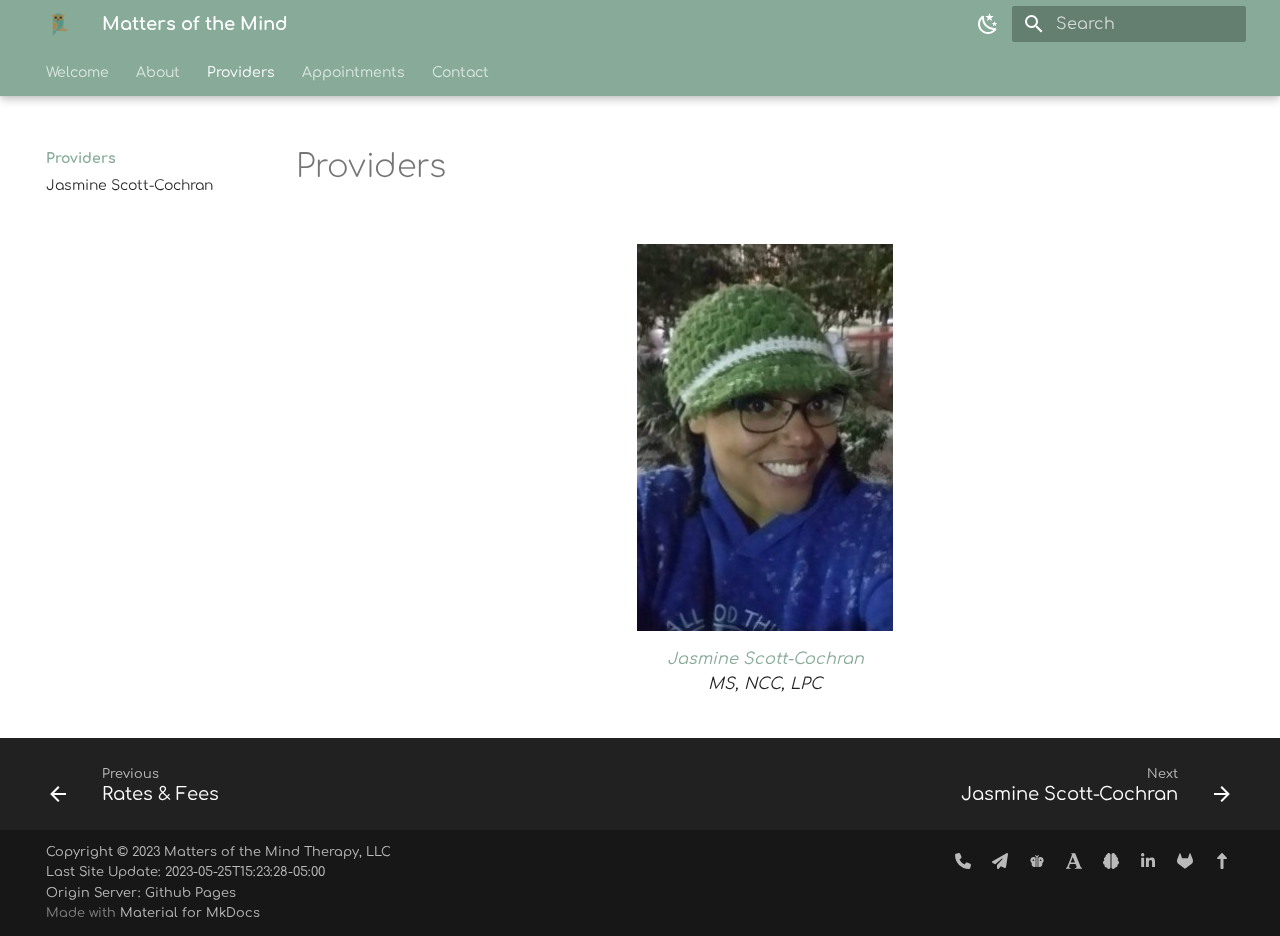
<file: providers/index.html>
<!doctype html>
<html lang="en" class="no-js">
  <head>
    
      <meta charset="utf-8">
      <meta name="viewport" content="width=device-width,initial-scale=1">
      
      
      
      
        <link rel="prev" href="../rates/">
      
      
        <link rel="next" href="jasmine/">
      
      <link rel="icon" href="../assets/favicon.png">
      <meta name="generator" content="mkdocs-1.4.2, mkdocs-material-9.0.6">
    
    
      
        <title>Providers - Matters of the Mind</title>
      
    
    
      <link rel="stylesheet" href="../assets/stylesheets/main.558e4712.min.css">
      
        
        <link rel="stylesheet" href="../assets/stylesheets/palette.2505c338.min.css">
      
      

    
    
    
      
        
        
        <link rel="preconnect" href="https://fonts.gstatic.com" crossorigin>
        <link rel="stylesheet" href="https://fonts.googleapis.com/css?family=Comfortaa:300,300i,400,400i,700,700i%7CRoboto+Mono:400,400i,700,700i&display=fallback">
        <style>:root{--md-text-font:"Comfortaa";--md-code-font:"Roboto Mono"}</style>
      
    
    
      <link rel="stylesheet" href="../stylesheets/extra.css">
    
    <script>__md_scope=new URL("..",location),__md_hash=e=>[...e].reduce((e,_)=>(e<<5)-e+_.charCodeAt(0),0),__md_get=(e,_=localStorage,t=__md_scope)=>JSON.parse(_.getItem(t.pathname+"."+e)),__md_set=(e,_,t=localStorage,a=__md_scope)=>{try{t.setItem(a.pathname+"."+e,JSON.stringify(_))}catch(e){}}</script>
    
      

    
    
    
  </head>
  
  
    
    
      
    
    
    
    
    <body dir="ltr" data-md-color-scheme="default" data-md-color-primary="custom" data-md-color-accent="teal">
  
    
    
      <script>var palette=__md_get("__palette");if(palette&&"object"==typeof palette.color)for(var key of Object.keys(palette.color))document.body.setAttribute("data-md-color-"+key,palette.color[key])</script>
    
    <input class="md-toggle" data-md-toggle="drawer" type="checkbox" id="__drawer" autocomplete="off">
    <input class="md-toggle" data-md-toggle="search" type="checkbox" id="__search" autocomplete="off">
    <label class="md-overlay" for="__drawer"></label>
    <div data-md-component="skip">
      
        
        <a href="#providers" class="md-skip">
          Skip to content
        </a>
      
    </div>
    <div data-md-component="announce">
      
    </div>
    
    
      

  

<header class="md-header md-header--lifted" data-md-component="header">
  <nav class="md-header__inner md-grid" aria-label="Header">
    <a href=".." title="Matters of the Mind" class="md-header__button md-logo" aria-label="Matters of the Mind" data-md-component="logo">
      
  <img src="../assets/favicon.png" alt="logo">

    </a>
    <label class="md-header__button md-icon" for="__drawer">
      <svg xmlns="http://www.w3.org/2000/svg" viewBox="0 0 24 24"><path d="M3 6h18v2H3V6m0 5h18v2H3v-2m0 5h18v2H3v-2Z"/></svg>
    </label>
    <div class="md-header__title" data-md-component="header-title">
      <div class="md-header__ellipsis">
        <div class="md-header__topic">
          <span class="md-ellipsis">
            Matters of the Mind
          </span>
        </div>
        <div class="md-header__topic" data-md-component="header-topic">
          <span class="md-ellipsis">
            
              Providers
            
          </span>
        </div>
      </div>
    </div>
    
      <form class="md-header__option" data-md-component="palette">
        
          
          <input class="md-option" data-md-color-media="(prefers-color-scheme: light)" data-md-color-scheme="default" data-md-color-primary="custom" data-md-color-accent="teal"  aria-label="Switch to dark mode"  type="radio" name="__palette" id="__palette_1">
          
            <label class="md-header__button md-icon" title="Switch to dark mode" for="__palette_2" hidden>
              <svg xmlns="http://www.w3.org/2000/svg" viewBox="0 0 24 24"><path d="m17.75 4.09-2.53 1.94.91 3.06-2.63-1.81-2.63 1.81.91-3.06-2.53-1.94L12.44 4l1.06-3 1.06 3 3.19.09m3.5 6.91-1.64 1.25.59 1.98-1.7-1.17-1.7 1.17.59-1.98L15.75 11l2.06-.05L18.5 9l.69 1.95 2.06.05m-2.28 4.95c.83-.08 1.72 1.1 1.19 1.85-.32.45-.66.87-1.08 1.27C15.17 23 8.84 23 4.94 19.07c-3.91-3.9-3.91-10.24 0-14.14.4-.4.82-.76 1.27-1.08.75-.53 1.93.36 1.85 1.19-.27 2.86.69 5.83 2.89 8.02a9.96 9.96 0 0 0 8.02 2.89m-1.64 2.02a12.08 12.08 0 0 1-7.8-3.47c-2.17-2.19-3.33-5-3.49-7.82-2.81 3.14-2.7 7.96.31 10.98 3.02 3.01 7.84 3.12 10.98.31Z"/></svg>
            </label>
          
        
          
          <input class="md-option" data-md-color-media="(prefers-color-scheme: dark)" data-md-color-scheme="slate" data-md-color-primary="custom" data-md-color-accent="teal"  aria-label="Switch to light mode"  type="radio" name="__palette" id="__palette_2">
          
            <label class="md-header__button md-icon" title="Switch to light mode" for="__palette_1" hidden>
              <svg xmlns="http://www.w3.org/2000/svg" viewBox="0 0 24 24"><path d="M12 7a5 5 0 0 1 5 5 5 5 0 0 1-5 5 5 5 0 0 1-5-5 5 5 0 0 1 5-5m0 2a3 3 0 0 0-3 3 3 3 0 0 0 3 3 3 3 0 0 0 3-3 3 3 0 0 0-3-3m0-7 2.39 3.42C13.65 5.15 12.84 5 12 5c-.84 0-1.65.15-2.39.42L12 2M3.34 7l4.16-.35A7.2 7.2 0 0 0 5.94 8.5c-.44.74-.69 1.5-.83 2.29L3.34 7m.02 10 1.76-3.77a7.131 7.131 0 0 0 2.38 4.14L3.36 17M20.65 7l-1.77 3.79a7.023 7.023 0 0 0-2.38-4.15l4.15.36m-.01 10-4.14.36c.59-.51 1.12-1.14 1.54-1.86.42-.73.69-1.5.83-2.29L20.64 17M12 22l-2.41-3.44c.74.27 1.55.44 2.41.44.82 0 1.63-.17 2.37-.44L12 22Z"/></svg>
            </label>
          
        
      </form>
    
    
    
      <label class="md-header__button md-icon" for="__search">
        <svg xmlns="http://www.w3.org/2000/svg" viewBox="0 0 24 24"><path d="M9.5 3A6.5 6.5 0 0 1 16 9.5c0 1.61-.59 3.09-1.56 4.23l.27.27h.79l5 5-1.5 1.5-5-5v-.79l-.27-.27A6.516 6.516 0 0 1 9.5 16 6.5 6.5 0 0 1 3 9.5 6.5 6.5 0 0 1 9.5 3m0 2C7 5 5 7 5 9.5S7 14 9.5 14 14 12 14 9.5 12 5 9.5 5Z"/></svg>
      </label>
      <div class="md-search" data-md-component="search" role="dialog">
  <label class="md-search__overlay" for="__search"></label>
  <div class="md-search__inner" role="search">
    <form class="md-search__form" name="search">
      <input type="text" class="md-search__input" name="query" aria-label="Search" placeholder="Search" autocapitalize="off" autocorrect="off" autocomplete="off" spellcheck="false" data-md-component="search-query" required>
      <label class="md-search__icon md-icon" for="__search">
        <svg xmlns="http://www.w3.org/2000/svg" viewBox="0 0 24 24"><path d="M9.5 3A6.5 6.5 0 0 1 16 9.5c0 1.61-.59 3.09-1.56 4.23l.27.27h.79l5 5-1.5 1.5-5-5v-.79l-.27-.27A6.516 6.516 0 0 1 9.5 16 6.5 6.5 0 0 1 3 9.5 6.5 6.5 0 0 1 9.5 3m0 2C7 5 5 7 5 9.5S7 14 9.5 14 14 12 14 9.5 12 5 9.5 5Z"/></svg>
        <svg xmlns="http://www.w3.org/2000/svg" viewBox="0 0 24 24"><path d="M20 11v2H8l5.5 5.5-1.42 1.42L4.16 12l7.92-7.92L13.5 5.5 8 11h12Z"/></svg>
      </label>
      <nav class="md-search__options" aria-label="Search">
        
        <button type="reset" class="md-search__icon md-icon" title="Clear" aria-label="Clear" tabindex="-1">
          <svg xmlns="http://www.w3.org/2000/svg" viewBox="0 0 24 24"><path d="M19 6.41 17.59 5 12 10.59 6.41 5 5 6.41 10.59 12 5 17.59 6.41 19 12 13.41 17.59 19 19 17.59 13.41 12 19 6.41Z"/></svg>
        </button>
      </nav>
      
    </form>
    <div class="md-search__output">
      <div class="md-search__scrollwrap" data-md-scrollfix>
        <div class="md-search-result" data-md-component="search-result">
          <div class="md-search-result__meta">
            Initializing search
          </div>
          <ol class="md-search-result__list" role="presentation"></ol>
        </div>
      </div>
    </div>
  </div>
</div>
    
    
  </nav>
  
    
      
<nav class="md-tabs" aria-label="Tabs" data-md-component="tabs">
  <div class="md-tabs__inner md-grid">
    <ul class="md-tabs__list">
      
        
  
  


  <li class="md-tabs__item">
    <a href=".." class="md-tabs__link">
      Welcome
    </a>
  </li>

      
        
  
  


  
  
  
    <li class="md-tabs__item">
      <a href="../services/" class="md-tabs__link">
        About
      </a>
    </li>
  

      
        
  
  
    
  


  
  
  
    <li class="md-tabs__item">
      <a href="./" class="md-tabs__link md-tabs__link--active">
        Providers
      </a>
    </li>
  

      
        
  
  


  <li class="md-tabs__item">
    <a href="../appointments/" class="md-tabs__link">
      Appointments
    </a>
  </li>

      
        
  
  


  <li class="md-tabs__item">
    <a href="../contact/" class="md-tabs__link">
      Contact
    </a>
  </li>

      
    </ul>
  </div>
</nav>
    
  
</header>
    
    <div class="md-container" data-md-component="container">
      
      
        
      
      <main class="md-main" data-md-component="main">
        <div class="md-main__inner md-grid">
          
            
              
              <div class="md-sidebar md-sidebar--primary" data-md-component="sidebar" data-md-type="navigation" >
                <div class="md-sidebar__scrollwrap">
                  <div class="md-sidebar__inner">
                    

  


  

<nav class="md-nav md-nav--primary md-nav--lifted md-nav--integrated" aria-label="Navigation" data-md-level="0">
  <label class="md-nav__title" for="__drawer">
    <a href=".." title="Matters of the Mind" class="md-nav__button md-logo" aria-label="Matters of the Mind" data-md-component="logo">
      
  <img src="../assets/favicon.png" alt="logo">

    </a>
    Matters of the Mind
  </label>
  
  <ul class="md-nav__list" data-md-scrollfix>
    
      
      
      

  
  
  
    <li class="md-nav__item">
      <a href=".." class="md-nav__link">
        Welcome
      </a>
    </li>
  

    
      
      
      

  
  
  
    
    <li class="md-nav__item md-nav__item--nested">
      
      
      
      
        
      
      <input class="md-nav__toggle md-toggle md-toggle--indeterminate" data-md-toggle="__nav_2" type="checkbox" id="__nav_2" >
      
      
        
          
        
          
        
          
        
      
      
        <label class="md-nav__link" for="__nav_2" tabindex="0" aria-expanded="false">
          About
          <span class="md-nav__icon md-icon"></span>
        </label>
      
      <nav class="md-nav" aria-label="About" data-md-level="1">
        <label class="md-nav__title" for="__nav_2">
          <span class="md-nav__icon md-icon"></span>
          About
        </label>
        <ul class="md-nav__list" data-md-scrollfix>
          
            
              
  
  
  
    <li class="md-nav__item">
      <a href="../services/" class="md-nav__link">
        Services
      </a>
    </li>
  

            
          
            
              
  
  
  
    <li class="md-nav__item">
      <a href="../location/" class="md-nav__link">
        Location
      </a>
    </li>
  

            
          
            
              
  
  
  
    <li class="md-nav__item">
      <a href="../rates/" class="md-nav__link">
        Rates & Fees
      </a>
    </li>
  

            
          
        </ul>
      </nav>
    </li>
  

    
      
      
      

  
  
    
  
  
    
    <li class="md-nav__item md-nav__item--active md-nav__item--nested">
      
      
      
      
      <input class="md-nav__toggle md-toggle " data-md-toggle="__nav_3" type="checkbox" id="__nav_3" checked>
      
      
        
          
            
          
        
          
        
      
      
        
        
        <div class="md-nav__link md-nav__link--index md-nav__link--active">
          <a href="./">Providers</a>
          
            <label for="__nav_3">
              <span class="md-nav__icon md-icon"></span>
            </label>
          
        </div>
      
      <nav class="md-nav" aria-label="Providers" data-md-level="1">
        <label class="md-nav__title" for="__nav_3">
          <span class="md-nav__icon md-icon"></span>
          Providers
        </label>
        <ul class="md-nav__list" data-md-scrollfix>
          
            
          
            
              
  
  
  
    <li class="md-nav__item">
      <a href="jasmine/" class="md-nav__link">
        Jasmine Scott-Cochran
      </a>
    </li>
  

            
          
        </ul>
      </nav>
    </li>
  

    
      
      
      

  
  
  
    <li class="md-nav__item">
      <a href="../appointments/" class="md-nav__link">
        Appointments
      </a>
    </li>
  

    
      
      
      

  
  
  
    <li class="md-nav__item">
      <a href="../contact/" class="md-nav__link">
        Contact
      </a>
    </li>
  

    
  </ul>
</nav>
                  </div>
                </div>
              </div>
            
            
          
          
            <div class="md-content" data-md-component="content">
              <article class="md-content__inner md-typeset">
                
                  



<h1 id="providers">Providers</h1>
<figure>
<p><img alt="Jasmine Scott-Cochran" height="384" loading="lazy" src="assets/jasmine.jpeg" width="256" />
  <center>
    <figcaption markdown>
    <a href="jasmine/">Jasmine Scott-Cochran</a><br>MS, NCC, LPC
    </figcaption>
  </center></p>
</figure>





                
              </article>
            </div>
          
          
        </div>
        
          <a href="#" class="md-top md-icon" data-md-component="top" hidden>
            <svg xmlns="http://www.w3.org/2000/svg" viewBox="0 0 24 24"><path d="M13 20h-2V8l-5.5 5.5-1.42-1.42L12 4.16l7.92 7.92-1.42 1.42L13 8v12Z"/></svg>
            Back to top
          </a>
        
      </main>
      
        <footer class="md-footer">
  
    
      
      <nav class="md-footer__inner md-grid" aria-label="Footer" >
        
          
          <a href="../rates/" class="md-footer__link md-footer__link--prev" aria-label="Previous: Rates &amp; Fees" rel="prev">
            <div class="md-footer__button md-icon">
              <svg xmlns="http://www.w3.org/2000/svg" viewBox="0 0 24 24"><path d="M20 11v2H8l5.5 5.5-1.42 1.42L4.16 12l7.92-7.92L13.5 5.5 8 11h12Z"/></svg>
            </div>
            <div class="md-footer__title">
              <div class="md-ellipsis">
                <span class="md-footer__direction">
                  Previous
                </span>
                Rates & Fees
              </div>
            </div>
          </a>
        
        
          
          <a href="jasmine/" class="md-footer__link md-footer__link--next" aria-label="Next: Jasmine Scott-Cochran" rel="next">
            <div class="md-footer__title">
              <div class="md-ellipsis">
                <span class="md-footer__direction">
                  Next
                </span>
                Jasmine Scott-Cochran
              </div>
            </div>
            <div class="md-footer__button md-icon">
              <svg xmlns="http://www.w3.org/2000/svg" viewBox="0 0 24 24"><path d="M4 11v2h12l-5.5 5.5 1.42 1.42L19.84 12l-7.92-7.92L10.5 5.5 16 11H4Z"/></svg>
            </div>
          </a>
        
      </nav>
    
  
  <div class="md-footer-meta md-typeset">
    <div class="md-footer-meta__inner md-grid">
      <div class="md-copyright">
  
    <div class="md-copyright__highlight">
      Copyright &copy; 2023 Matters of the Mind Therapy, LLC<br>Last Site Update: 2023-05-25T15:23:28-05:00<br>Origin Server: Github Pages
    </div>
  
  
    Made with
    <a href="https://squidfunk.github.io/mkdocs-material/" target="_blank" rel="noopener">
      Material for MkDocs
    </a>
  
</div>
      
        <div class="md-social">
  
    
    
    <a href="tel:2106222504" target="_blank" rel="noopener" title="Call us" class="md-social__link">
      <svg xmlns="http://www.w3.org/2000/svg" viewBox="0 0 512 512"><!--! Font Awesome Free 6.2.1 by @fontawesome - https://fontawesome.com License - https://fontawesome.com/license/free (Icons: CC BY 4.0, Fonts: SIL OFL 1.1, Code: MIT License) Copyright 2022 Fonticons, Inc.--><path d="M164.9 24.6c-7.7-18.6-28-28.5-47.4-23.2l-88 24C12.1 30.2 0 46 0 64c0 247.4 200.6 448 448 448 18 0 33.8-12.1 38.6-29.5l24-88c5.3-19.4-4.6-39.7-23.2-47.4l-96-40c-16.3-6.8-35.2-2.1-46.3 11.6L304.7 368c-70.4-33.3-127.4-90.3-160.7-160.7l49.3-40.3c13.7-11.2 18.4-30 11.6-46.3l-40-96z"/></svg>
    </a>
  
    
    
    <a href="mailto:staff@motmtherapy.com" target="_blank" rel="noopener" title="Email us" class="md-social__link">
      <svg xmlns="http://www.w3.org/2000/svg" viewBox="0 0 512 512"><!--! Font Awesome Free 6.2.1 by @fontawesome - https://fontawesome.com License - https://fontawesome.com/license/free (Icons: CC BY 4.0, Fonts: SIL OFL 1.1, Code: MIT License) Copyright 2022 Fonticons, Inc.--><path d="M498.1 5.6c10.1 7 15.4 19.1 13.5 31.2l-64 416c-1.5 9.7-7.4 18.2-16 23s-18.9 5.4-28 1.6L284 427.7l-68.5 74.1c-8.9 9.7-22.9 12.9-35.2 8.1S160 493.2 160 480v-83.6c0-4 1.5-7.8 4.2-10.7l167.6-182.9c5.8-6.3 5.6-16-.4-22s-15.7-6.4-22-.7L106 360.8l-88.3-44.2C7.1 311.3.3 300.7 0 288.9s5.9-22.8 16.1-28.7l448-256c10.7-6.1 23.9-5.5 34 1.4z"/></svg>
    </a>
  
    
    
    <a href="https://meetmonarch.com/therapist/jasmine-scott-cochran" target="_blank" rel="noopener" title="Check us out on Monarch" class="md-social__link">
      <svg xmlns="http://www.w3.org/2000/svg" viewBox="0 0 24 24"><path d="M13 21h-2V6L9.03 3.97 10 3l2 2 2-2 1 1-2 2v15M7 6a5.002 5.002 0 0 0-3 9v2c0 2.21 1.79 4 4 4 .72 0 1.39-.19 1.97-.5l.03-.04V7c-.84-.63-1.87-1-3-1m-.5 6.5L5 11l1.5-1.5L8 11l-1.5 1.5M22 11c0-2.76-2.24-5-5-5-1.12 0-2.15.37-3 1v13.46c.59.35 1.27.54 2 .54 2.21 0 4-1.79 4-4v-2c1.21-.91 2-2.36 2-4m-4.5 1.5L16 11l1.5-1.5L19 11l-1.5 1.5Z"/></svg>
    </a>
  
    
    
    <a href="https://secure.helloalma.com/providers/jasmine-scott-cochran/" target="_blank" rel="noopener" title="Check us out on Alma" class="md-social__link">
      <svg xmlns="http://www.w3.org/2000/svg" viewBox="0 0 24 24"><path d="M22.033 21.18 13.77.459H7.869l1.049 2.623L1.836 21.18C1.574 22.098.787 22.23 0 22.361v1.18h6.82v-1.18C4.984 22.23 3.934 21.967 4.721 20c.131-.131.656-1.574 1.311-3.41h8.393l1.18 3.016c.131.525.262.918.262 1.311 0 1.049-.918 1.443-2.623 1.443v1.18H24v-1.18c-.918-.13-1.705-.393-1.967-1.18zM6.82 14.361a363.303 363.303 0 0 0 3.279-8.525l3.41 8.525H6.82z"/></svg>
    </a>
  
    
    
    <a href="https://www.psychologytoday.com/us/therapists/jasmine-scott-cochran-san-antonio-tx/726906" target="_blank" rel="noopener" title="Check us out on Psychology Today" class="md-social__link">
      <svg xmlns="http://www.w3.org/2000/svg" viewBox="0 0 512 512"><!--! Font Awesome Free 6.2.1 by @fontawesome - https://fontawesome.com License - https://fontawesome.com/license/free (Icons: CC BY 4.0, Fonts: SIL OFL 1.1, Code: MIT License) Copyright 2022 Fonticons, Inc.--><path d="M184 0c30.9 0 56 25.1 56 56v400c0 30.9-25.1 56-56 56-28.9 0-52.7-21.9-55.7-50.1-5.2 1.4-10.7 2.1-16.3 2.1-35.3 0-64-28.7-64-64 0-7.4 1.3-14.6 3.6-21.2C21.4 367.4 0 338.2 0 304c0-31.9 18.7-59.5 45.8-72.3C37.1 220.8 32 207 32 192c0-30.7 21.6-56.3 50.4-62.6C80.8 123.9 80 118 80 112c0-29.9 20.6-55.1 48.3-62.1 3-28 26.8-49.9 55.7-49.9zm144 0c28.9 0 52.6 21.9 55.7 49.9C411.5 56.9 432 82 432 112c0 6-.8 11.9-2.4 17.4 28.8 6.2 50.4 31.9 50.4 62.6 0 15-5.1 28.8-13.8 39.7 27.1 12.8 45.8 40.4 45.8 72.3 0 34.2-21.4 63.4-51.6 74.8 2.3 6.6 3.6 13.8 3.6 21.2 0 35.3-28.7 64-64 64-5.6 0-11.1-.7-16.3-2.1-3 28.2-26.8 50.1-55.7 50.1-30.9 0-56-25.1-56-56V56c0-30.9 25.1-56 56-56z"/></svg>
    </a>
  
    
    
    <a href="https://www.linkedin.com/company/matters-of-the-mind-therapy-llc/" target="_blank" rel="noopener" title="Check us out on LinkedIn" class="md-social__link">
      <svg xmlns="http://www.w3.org/2000/svg" viewBox="0 0 448 512"><!--! Font Awesome Free 6.2.1 by @fontawesome - https://fontawesome.com License - https://fontawesome.com/license/free (Icons: CC BY 4.0, Fonts: SIL OFL 1.1, Code: MIT License) Copyright 2022 Fonticons, Inc.--><path d="M100.28 448H7.4V148.9h92.88zM53.79 108.1C24.09 108.1 0 83.5 0 53.8a53.79 53.79 0 0 1 107.58 0c0 29.7-24.1 54.3-53.79 54.3zM447.9 448h-92.68V302.4c0-34.7-.7-79.2-48.29-79.2-48.29 0-55.69 37.7-55.69 76.7V448h-92.78V148.9h89.08v40.8h1.3c12.4-23.5 42.69-48.3 87.88-48.3 94 0 111.28 61.9 111.28 142.3V448z"/></svg>
    </a>
  
    
    
    <a href="https://gitlab.com/motm-therapy/" target="_blank" rel="noopener" title="Check us out on Gitlab" class="md-social__link">
      <svg xmlns="http://www.w3.org/2000/svg" viewBox="0 0 512 512"><!--! Font Awesome Free 6.2.1 by @fontawesome - https://fontawesome.com License - https://fontawesome.com/license/free (Icons: CC BY 4.0, Fonts: SIL OFL 1.1, Code: MIT License) Copyright 2022 Fonticons, Inc.--><path d="m503.5 204.6-.7-1.8-69.7-181.78c-1.4-3.57-3.9-6.59-7.2-8.64-2.4-1.55-5.1-2.515-8-2.81-2.9-.295-5.7.083-8.4 1.11-2.7 1.02-5.1 2.66-7.1 4.78-1.9 2.12-3.3 4.67-4.1 7.44l-47 144H160.8l-47.1-144c-.8-2.77-2.2-5.31-4.1-7.43-2-2.12-4.4-3.75-7.1-4.77a18.1 18.1 0 0 0-8.38-1.113 18.4 18.4 0 0 0-8.04 2.793 18.09 18.09 0 0 0-7.16 8.64L9.267 202.8l-.724 1.8a129.57 129.57 0 0 0-3.52 82c7.747 26.9 24.047 50.7 46.447 67.6l.27.2.59.4 105.97 79.5 52.6 39.7 32 24.2c3.7 1.9 8.3 4.3 13 4.3 4.7 0 9.3-2.4 13-4.3l32-24.2 52.6-39.7 106.7-79.9.3-.3c22.4-16.9 38.7-40.6 45.6-67.5 8.6-27 7.4-55.8-2.6-82z"/></svg>
    </a>
  
    
    
    <a href="https://stats.uptimerobot.com/RKlKzCG3wp" target="_blank" rel="noopener" title="Check out our status page on UptimeRobot" class="md-social__link">
      <svg xmlns="http://www.w3.org/2000/svg" viewBox="0 0 320 512"><!--! Font Awesome Free 6.2.1 by @fontawesome - https://fontawesome.com License - https://fontawesome.com/license/free (Icons: CC BY 4.0, Fonts: SIL OFL 1.1, Code: MIT License) Copyright 2022 Fonticons, Inc.--><path d="M318 177.5c3.8-8.8 2-19-4.6-26l-136-144C172.9 2.7 166.6 0 160 0s-12.9 2.7-17.4 7.5l-136 144c-6.6 7-8.4 17.2-4.6 26S14.4 192 24 192h88v288c0 17.7 14.3 32 32 32h32c17.7 0 32-14.3 32-32V192h88c9.6 0 18.2-5.7 22-14.5z"/></svg>
    </a>
  
</div>
      
    </div>
  </div>
</footer>
      
    </div>
    <div class="md-dialog" data-md-component="dialog">
      <div class="md-dialog__inner md-typeset"></div>
    </div>
    
    <script id="__config" type="application/json">{"base": "..", "features": ["navigation.tabs", "navigation.instant", "navigation.tracking", "navigation.sections", "navigation.expand", "navigation.indexes", "navigation.tabs.sticky", "toc.follow", "toc.integrate", "navigation.top", "navigation.footer"], "search": "../assets/javascripts/workers/search.e5c33ebb.min.js", "translations": {"clipboard.copied": "Copied to clipboard", "clipboard.copy": "Copy to clipboard", "search.result.more.one": "1 more on this page", "search.result.more.other": "# more on this page", "search.result.none": "No matching documents", "search.result.one": "1 matching document", "search.result.other": "# matching documents", "search.result.placeholder": "Type to start searching", "search.result.term.missing": "Missing", "select.version": "Select version"}}</script>
    
    
      <script src="../assets/javascripts/bundle.51d95adb.min.js"></script>
      
    
  </body>
</html>
</file>
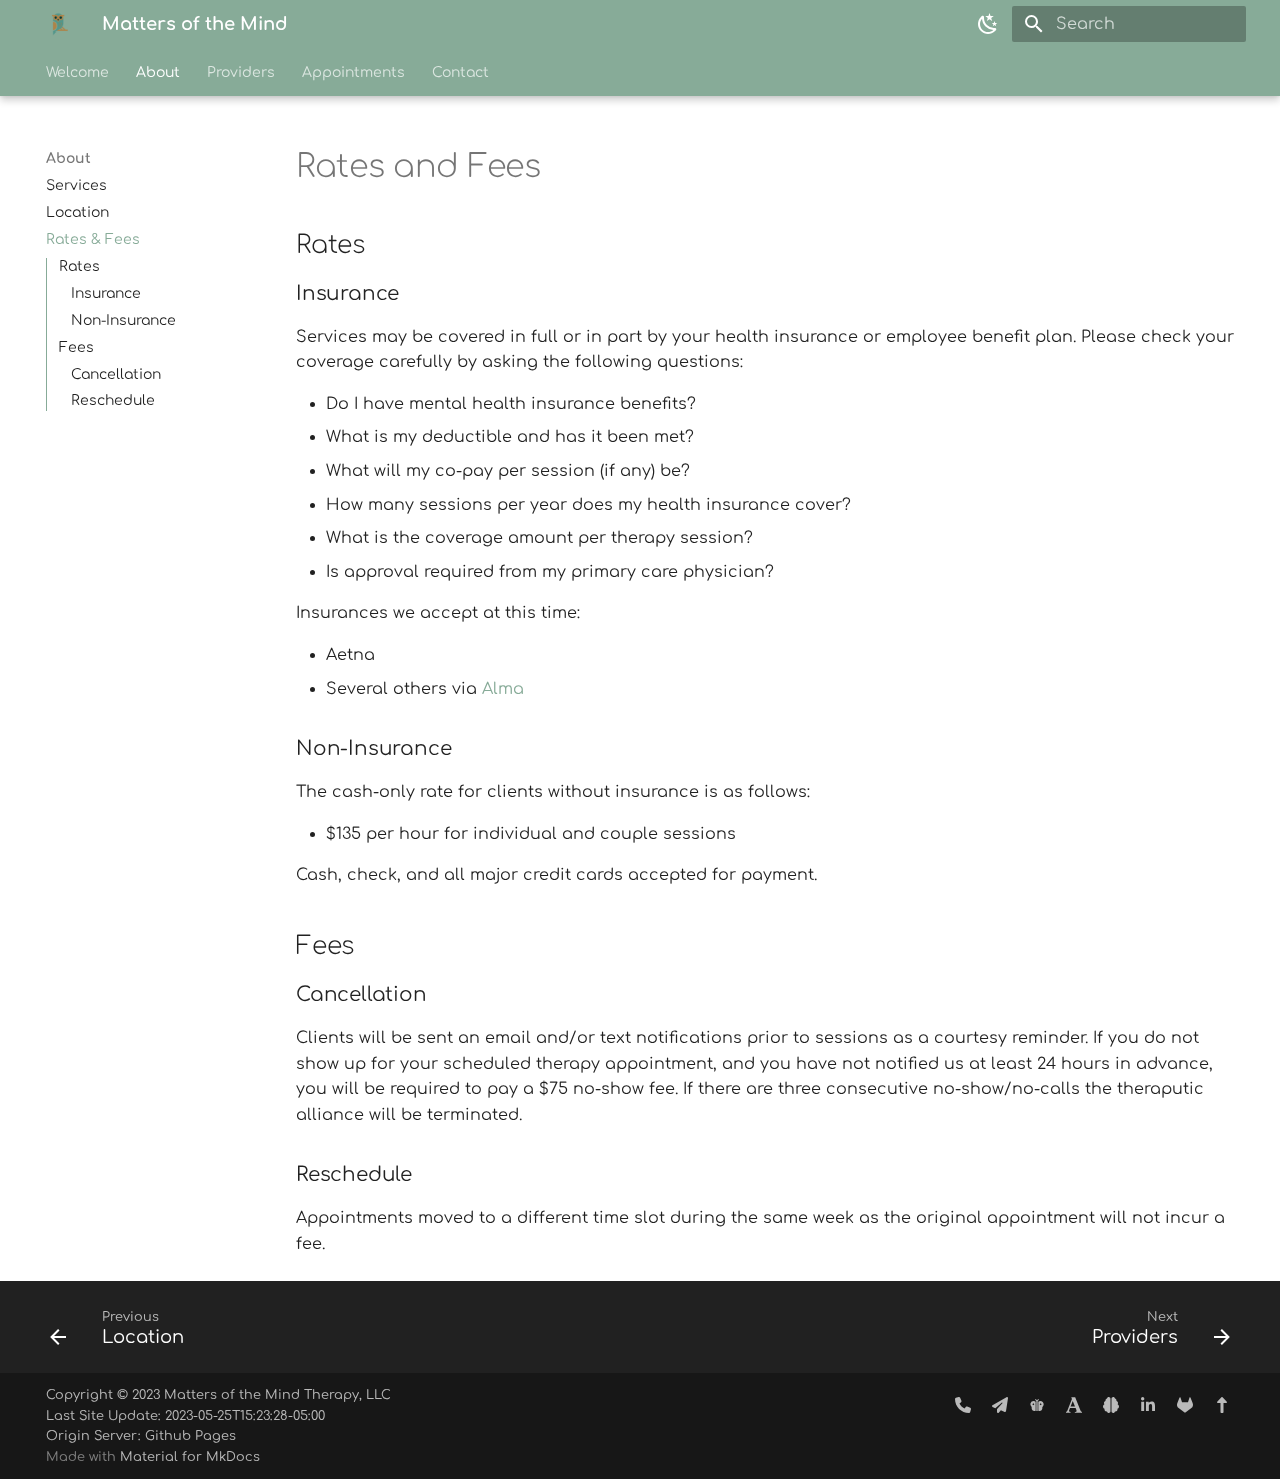
<file: rates/index.html>
<!doctype html>
<html lang="en" class="no-js">
  <head>
    
      <meta charset="utf-8">
      <meta name="viewport" content="width=device-width,initial-scale=1">
      
      
      
      
        <link rel="prev" href="../location/">
      
      
        <link rel="next" href="../providers/">
      
      <link rel="icon" href="../assets/favicon.png">
      <meta name="generator" content="mkdocs-1.4.2, mkdocs-material-9.0.6">
    
    
      
        <title>Rates & Fees - Matters of the Mind</title>
      
    
    
      <link rel="stylesheet" href="../assets/stylesheets/main.558e4712.min.css">
      
        
        <link rel="stylesheet" href="../assets/stylesheets/palette.2505c338.min.css">
      
      

    
    
    
      
        
        
        <link rel="preconnect" href="https://fonts.gstatic.com" crossorigin>
        <link rel="stylesheet" href="https://fonts.googleapis.com/css?family=Comfortaa:300,300i,400,400i,700,700i%7CRoboto+Mono:400,400i,700,700i&display=fallback">
        <style>:root{--md-text-font:"Comfortaa";--md-code-font:"Roboto Mono"}</style>
      
    
    
      <link rel="stylesheet" href="../stylesheets/extra.css">
    
    <script>__md_scope=new URL("..",location),__md_hash=e=>[...e].reduce((e,_)=>(e<<5)-e+_.charCodeAt(0),0),__md_get=(e,_=localStorage,t=__md_scope)=>JSON.parse(_.getItem(t.pathname+"."+e)),__md_set=(e,_,t=localStorage,a=__md_scope)=>{try{t.setItem(a.pathname+"."+e,JSON.stringify(_))}catch(e){}}</script>
    
      

    
    
    
  </head>
  
  
    
    
      
    
    
    
    
    <body dir="ltr" data-md-color-scheme="default" data-md-color-primary="custom" data-md-color-accent="teal">
  
    
    
      <script>var palette=__md_get("__palette");if(palette&&"object"==typeof palette.color)for(var key of Object.keys(palette.color))document.body.setAttribute("data-md-color-"+key,palette.color[key])</script>
    
    <input class="md-toggle" data-md-toggle="drawer" type="checkbox" id="__drawer" autocomplete="off">
    <input class="md-toggle" data-md-toggle="search" type="checkbox" id="__search" autocomplete="off">
    <label class="md-overlay" for="__drawer"></label>
    <div data-md-component="skip">
      
        
        <a href="#rates-and-fees" class="md-skip">
          Skip to content
        </a>
      
    </div>
    <div data-md-component="announce">
      
    </div>
    
    
      

  

<header class="md-header md-header--lifted" data-md-component="header">
  <nav class="md-header__inner md-grid" aria-label="Header">
    <a href=".." title="Matters of the Mind" class="md-header__button md-logo" aria-label="Matters of the Mind" data-md-component="logo">
      
  <img src="../assets/favicon.png" alt="logo">

    </a>
    <label class="md-header__button md-icon" for="__drawer">
      <svg xmlns="http://www.w3.org/2000/svg" viewBox="0 0 24 24"><path d="M3 6h18v2H3V6m0 5h18v2H3v-2m0 5h18v2H3v-2Z"/></svg>
    </label>
    <div class="md-header__title" data-md-component="header-title">
      <div class="md-header__ellipsis">
        <div class="md-header__topic">
          <span class="md-ellipsis">
            Matters of the Mind
          </span>
        </div>
        <div class="md-header__topic" data-md-component="header-topic">
          <span class="md-ellipsis">
            
              Rates & Fees
            
          </span>
        </div>
      </div>
    </div>
    
      <form class="md-header__option" data-md-component="palette">
        
          
          <input class="md-option" data-md-color-media="(prefers-color-scheme: light)" data-md-color-scheme="default" data-md-color-primary="custom" data-md-color-accent="teal"  aria-label="Switch to dark mode"  type="radio" name="__palette" id="__palette_1">
          
            <label class="md-header__button md-icon" title="Switch to dark mode" for="__palette_2" hidden>
              <svg xmlns="http://www.w3.org/2000/svg" viewBox="0 0 24 24"><path d="m17.75 4.09-2.53 1.94.91 3.06-2.63-1.81-2.63 1.81.91-3.06-2.53-1.94L12.44 4l1.06-3 1.06 3 3.19.09m3.5 6.91-1.64 1.25.59 1.98-1.7-1.17-1.7 1.17.59-1.98L15.75 11l2.06-.05L18.5 9l.69 1.95 2.06.05m-2.28 4.95c.83-.08 1.72 1.1 1.19 1.85-.32.45-.66.87-1.08 1.27C15.17 23 8.84 23 4.94 19.07c-3.91-3.9-3.91-10.24 0-14.14.4-.4.82-.76 1.27-1.08.75-.53 1.93.36 1.85 1.19-.27 2.86.69 5.83 2.89 8.02a9.96 9.96 0 0 0 8.02 2.89m-1.64 2.02a12.08 12.08 0 0 1-7.8-3.47c-2.17-2.19-3.33-5-3.49-7.82-2.81 3.14-2.7 7.96.31 10.98 3.02 3.01 7.84 3.12 10.98.31Z"/></svg>
            </label>
          
        
          
          <input class="md-option" data-md-color-media="(prefers-color-scheme: dark)" data-md-color-scheme="slate" data-md-color-primary="custom" data-md-color-accent="teal"  aria-label="Switch to light mode"  type="radio" name="__palette" id="__palette_2">
          
            <label class="md-header__button md-icon" title="Switch to light mode" for="__palette_1" hidden>
              <svg xmlns="http://www.w3.org/2000/svg" viewBox="0 0 24 24"><path d="M12 7a5 5 0 0 1 5 5 5 5 0 0 1-5 5 5 5 0 0 1-5-5 5 5 0 0 1 5-5m0 2a3 3 0 0 0-3 3 3 3 0 0 0 3 3 3 3 0 0 0 3-3 3 3 0 0 0-3-3m0-7 2.39 3.42C13.65 5.15 12.84 5 12 5c-.84 0-1.65.15-2.39.42L12 2M3.34 7l4.16-.35A7.2 7.2 0 0 0 5.94 8.5c-.44.74-.69 1.5-.83 2.29L3.34 7m.02 10 1.76-3.77a7.131 7.131 0 0 0 2.38 4.14L3.36 17M20.65 7l-1.77 3.79a7.023 7.023 0 0 0-2.38-4.15l4.15.36m-.01 10-4.14.36c.59-.51 1.12-1.14 1.54-1.86.42-.73.69-1.5.83-2.29L20.64 17M12 22l-2.41-3.44c.74.27 1.55.44 2.41.44.82 0 1.63-.17 2.37-.44L12 22Z"/></svg>
            </label>
          
        
      </form>
    
    
    
      <label class="md-header__button md-icon" for="__search">
        <svg xmlns="http://www.w3.org/2000/svg" viewBox="0 0 24 24"><path d="M9.5 3A6.5 6.5 0 0 1 16 9.5c0 1.61-.59 3.09-1.56 4.23l.27.27h.79l5 5-1.5 1.5-5-5v-.79l-.27-.27A6.516 6.516 0 0 1 9.5 16 6.5 6.5 0 0 1 3 9.5 6.5 6.5 0 0 1 9.5 3m0 2C7 5 5 7 5 9.5S7 14 9.5 14 14 12 14 9.5 12 5 9.5 5Z"/></svg>
      </label>
      <div class="md-search" data-md-component="search" role="dialog">
  <label class="md-search__overlay" for="__search"></label>
  <div class="md-search__inner" role="search">
    <form class="md-search__form" name="search">
      <input type="text" class="md-search__input" name="query" aria-label="Search" placeholder="Search" autocapitalize="off" autocorrect="off" autocomplete="off" spellcheck="false" data-md-component="search-query" required>
      <label class="md-search__icon md-icon" for="__search">
        <svg xmlns="http://www.w3.org/2000/svg" viewBox="0 0 24 24"><path d="M9.5 3A6.5 6.5 0 0 1 16 9.5c0 1.61-.59 3.09-1.56 4.23l.27.27h.79l5 5-1.5 1.5-5-5v-.79l-.27-.27A6.516 6.516 0 0 1 9.5 16 6.5 6.5 0 0 1 3 9.5 6.5 6.5 0 0 1 9.5 3m0 2C7 5 5 7 5 9.5S7 14 9.5 14 14 12 14 9.5 12 5 9.5 5Z"/></svg>
        <svg xmlns="http://www.w3.org/2000/svg" viewBox="0 0 24 24"><path d="M20 11v2H8l5.5 5.5-1.42 1.42L4.16 12l7.92-7.92L13.5 5.5 8 11h12Z"/></svg>
      </label>
      <nav class="md-search__options" aria-label="Search">
        
        <button type="reset" class="md-search__icon md-icon" title="Clear" aria-label="Clear" tabindex="-1">
          <svg xmlns="http://www.w3.org/2000/svg" viewBox="0 0 24 24"><path d="M19 6.41 17.59 5 12 10.59 6.41 5 5 6.41 10.59 12 5 17.59 6.41 19 12 13.41 17.59 19 19 17.59 13.41 12 19 6.41Z"/></svg>
        </button>
      </nav>
      
    </form>
    <div class="md-search__output">
      <div class="md-search__scrollwrap" data-md-scrollfix>
        <div class="md-search-result" data-md-component="search-result">
          <div class="md-search-result__meta">
            Initializing search
          </div>
          <ol class="md-search-result__list" role="presentation"></ol>
        </div>
      </div>
    </div>
  </div>
</div>
    
    
  </nav>
  
    
      
<nav class="md-tabs" aria-label="Tabs" data-md-component="tabs">
  <div class="md-tabs__inner md-grid">
    <ul class="md-tabs__list">
      
        
  
  


  <li class="md-tabs__item">
    <a href=".." class="md-tabs__link">
      Welcome
    </a>
  </li>

      
        
  
  
    
  


  
  
  
    <li class="md-tabs__item">
      <a href="../services/" class="md-tabs__link md-tabs__link--active">
        About
      </a>
    </li>
  

      
        
  
  


  
  
  
    <li class="md-tabs__item">
      <a href="../providers/" class="md-tabs__link">
        Providers
      </a>
    </li>
  

      
        
  
  


  <li class="md-tabs__item">
    <a href="../appointments/" class="md-tabs__link">
      Appointments
    </a>
  </li>

      
        
  
  


  <li class="md-tabs__item">
    <a href="../contact/" class="md-tabs__link">
      Contact
    </a>
  </li>

      
    </ul>
  </div>
</nav>
    
  
</header>
    
    <div class="md-container" data-md-component="container">
      
      
        
      
      <main class="md-main" data-md-component="main">
        <div class="md-main__inner md-grid">
          
            
              
              <div class="md-sidebar md-sidebar--primary" data-md-component="sidebar" data-md-type="navigation" >
                <div class="md-sidebar__scrollwrap">
                  <div class="md-sidebar__inner">
                    

  


  

<nav class="md-nav md-nav--primary md-nav--lifted md-nav--integrated" aria-label="Navigation" data-md-level="0">
  <label class="md-nav__title" for="__drawer">
    <a href=".." title="Matters of the Mind" class="md-nav__button md-logo" aria-label="Matters of the Mind" data-md-component="logo">
      
  <img src="../assets/favicon.png" alt="logo">

    </a>
    Matters of the Mind
  </label>
  
  <ul class="md-nav__list" data-md-scrollfix>
    
      
      
      

  
  
  
    <li class="md-nav__item">
      <a href=".." class="md-nav__link">
        Welcome
      </a>
    </li>
  

    
      
      
      

  
  
    
  
  
    
    <li class="md-nav__item md-nav__item--active md-nav__item--nested">
      
      
      
      
      <input class="md-nav__toggle md-toggle " data-md-toggle="__nav_2" type="checkbox" id="__nav_2" checked>
      
      
        
          
        
          
        
          
        
      
      
        <label class="md-nav__link" for="__nav_2" tabindex="0" aria-expanded="true">
          About
          <span class="md-nav__icon md-icon"></span>
        </label>
      
      <nav class="md-nav" aria-label="About" data-md-level="1">
        <label class="md-nav__title" for="__nav_2">
          <span class="md-nav__icon md-icon"></span>
          About
        </label>
        <ul class="md-nav__list" data-md-scrollfix>
          
            
              
  
  
  
    <li class="md-nav__item">
      <a href="../services/" class="md-nav__link">
        Services
      </a>
    </li>
  

            
          
            
              
  
  
  
    <li class="md-nav__item">
      <a href="../location/" class="md-nav__link">
        Location
      </a>
    </li>
  

            
          
            
              
  
  
    
  
  
    <li class="md-nav__item md-nav__item--active">
      
      <input class="md-nav__toggle md-toggle" data-md-toggle="toc" type="checkbox" id="__toc">
      
      
        
      
      
        <label class="md-nav__link md-nav__link--active" for="__toc">
          Rates & Fees
          <span class="md-nav__icon md-icon"></span>
        </label>
      
      <a href="./" class="md-nav__link md-nav__link--active">
        Rates & Fees
      </a>
      
        

<nav class="md-nav md-nav--secondary" aria-label="Table of contents">
  
  
  
    
  
  
    <label class="md-nav__title" for="__toc">
      <span class="md-nav__icon md-icon"></span>
      Table of contents
    </label>
    <ul class="md-nav__list" data-md-component="toc" data-md-scrollfix>
      
        <li class="md-nav__item">
  <a href="#rates" class="md-nav__link">
    Rates
  </a>
  
    <nav class="md-nav" aria-label="Rates">
      <ul class="md-nav__list">
        
          <li class="md-nav__item">
  <a href="#insurance" class="md-nav__link">
    Insurance
  </a>
  
</li>
        
          <li class="md-nav__item">
  <a href="#non-insurance" class="md-nav__link">
    Non-Insurance
  </a>
  
</li>
        
      </ul>
    </nav>
  
</li>
      
        <li class="md-nav__item">
  <a href="#fees" class="md-nav__link">
    Fees
  </a>
  
    <nav class="md-nav" aria-label="Fees">
      <ul class="md-nav__list">
        
          <li class="md-nav__item">
  <a href="#cancellation" class="md-nav__link">
    Cancellation
  </a>
  
</li>
        
          <li class="md-nav__item">
  <a href="#reschedule" class="md-nav__link">
    Reschedule
  </a>
  
</li>
        
      </ul>
    </nav>
  
</li>
      
    </ul>
  
</nav>
      
    </li>
  

            
          
        </ul>
      </nav>
    </li>
  

    
      
      
      

  
  
  
    
    <li class="md-nav__item md-nav__item--nested">
      
      
      
      
        
      
      <input class="md-nav__toggle md-toggle md-toggle--indeterminate" data-md-toggle="__nav_3" type="checkbox" id="__nav_3" >
      
      
        
          
            
          
        
          
        
      
      
        
        
        <div class="md-nav__link md-nav__link--index ">
          <a href="../providers/">Providers</a>
          
            <label for="__nav_3">
              <span class="md-nav__icon md-icon"></span>
            </label>
          
        </div>
      
      <nav class="md-nav" aria-label="Providers" data-md-level="1">
        <label class="md-nav__title" for="__nav_3">
          <span class="md-nav__icon md-icon"></span>
          Providers
        </label>
        <ul class="md-nav__list" data-md-scrollfix>
          
            
          
            
              
  
  
  
    <li class="md-nav__item">
      <a href="../providers/jasmine/" class="md-nav__link">
        Jasmine Scott-Cochran
      </a>
    </li>
  

            
          
        </ul>
      </nav>
    </li>
  

    
      
      
      

  
  
  
    <li class="md-nav__item">
      <a href="../appointments/" class="md-nav__link">
        Appointments
      </a>
    </li>
  

    
      
      
      

  
  
  
    <li class="md-nav__item">
      <a href="../contact/" class="md-nav__link">
        Contact
      </a>
    </li>
  

    
  </ul>
</nav>
                  </div>
                </div>
              </div>
            
            
          
          
            <div class="md-content" data-md-component="content">
              <article class="md-content__inner md-typeset">
                
                  



<h1 id="rates-and-fees">Rates and Fees</h1>
<h2 id="rates">Rates</h2>
<h3 id="insurance">Insurance</h3>
<p>Services may be covered in full or in part by your health insurance or employee benefit plan.
Please check your coverage carefully by asking the following questions:</p>
<ul>
<li>Do I have mental health insurance benefits?</li>
<li>What is my deductible and has it been met?</li>
<li>What will my co-pay per session (if any) be?</li>
<li>How many sessions per year does my health insurance cover?</li>
<li>What is the coverage amount per therapy session?</li>
<li>Is approval required from my primary care physician?</li>
</ul>
<p>Insurances we accept at this time:</p>
<ul>
<li>Aetna</li>
<li>Several others via <a href="https://secure.helloalma.com/providers/jasmine-scott-cochran/">Alma</a></li>
</ul>
<h3 id="non-insurance">Non-Insurance</h3>
<p>The cash-only rate for clients without insurance is as follows:</p>
<ul>
<li>$135 per hour for individual and couple sessions</li>
</ul>
<p>Cash, check, and all major credit cards accepted for payment.</p>
<h2 id="fees">Fees</h2>
<h3 id="cancellation">Cancellation</h3>
<p>Clients will be sent an email and/or text notifications prior to sessions as a courtesy reminder.
If you do not show up for your scheduled therapy appointment, and you have not notified us at least 24 hours in advance, you will be required to pay a $75 no-show fee.  If there are three consecutive no-show/no-calls the theraputic alliance will be terminated.</p>
<h3 id="reschedule">Reschedule</h3>
<p>Appointments moved to a different time slot during the same week as the original appointment will not incur a fee. </p>





                
              </article>
            </div>
          
          
        </div>
        
          <a href="#" class="md-top md-icon" data-md-component="top" hidden>
            <svg xmlns="http://www.w3.org/2000/svg" viewBox="0 0 24 24"><path d="M13 20h-2V8l-5.5 5.5-1.42-1.42L12 4.16l7.92 7.92-1.42 1.42L13 8v12Z"/></svg>
            Back to top
          </a>
        
      </main>
      
        <footer class="md-footer">
  
    
      
      <nav class="md-footer__inner md-grid" aria-label="Footer" >
        
          
          <a href="../location/" class="md-footer__link md-footer__link--prev" aria-label="Previous: Location" rel="prev">
            <div class="md-footer__button md-icon">
              <svg xmlns="http://www.w3.org/2000/svg" viewBox="0 0 24 24"><path d="M20 11v2H8l5.5 5.5-1.42 1.42L4.16 12l7.92-7.92L13.5 5.5 8 11h12Z"/></svg>
            </div>
            <div class="md-footer__title">
              <div class="md-ellipsis">
                <span class="md-footer__direction">
                  Previous
                </span>
                Location
              </div>
            </div>
          </a>
        
        
          
          <a href="../providers/" class="md-footer__link md-footer__link--next" aria-label="Next: Providers" rel="next">
            <div class="md-footer__title">
              <div class="md-ellipsis">
                <span class="md-footer__direction">
                  Next
                </span>
                Providers
              </div>
            </div>
            <div class="md-footer__button md-icon">
              <svg xmlns="http://www.w3.org/2000/svg" viewBox="0 0 24 24"><path d="M4 11v2h12l-5.5 5.5 1.42 1.42L19.84 12l-7.92-7.92L10.5 5.5 16 11H4Z"/></svg>
            </div>
          </a>
        
      </nav>
    
  
  <div class="md-footer-meta md-typeset">
    <div class="md-footer-meta__inner md-grid">
      <div class="md-copyright">
  
    <div class="md-copyright__highlight">
      Copyright &copy; 2023 Matters of the Mind Therapy, LLC<br>Last Site Update: 2023-05-25T15:23:28-05:00<br>Origin Server: Github Pages
    </div>
  
  
    Made with
    <a href="https://squidfunk.github.io/mkdocs-material/" target="_blank" rel="noopener">
      Material for MkDocs
    </a>
  
</div>
      
        <div class="md-social">
  
    
    
    <a href="tel:2106222504" target="_blank" rel="noopener" title="Call us" class="md-social__link">
      <svg xmlns="http://www.w3.org/2000/svg" viewBox="0 0 512 512"><!--! Font Awesome Free 6.2.1 by @fontawesome - https://fontawesome.com License - https://fontawesome.com/license/free (Icons: CC BY 4.0, Fonts: SIL OFL 1.1, Code: MIT License) Copyright 2022 Fonticons, Inc.--><path d="M164.9 24.6c-7.7-18.6-28-28.5-47.4-23.2l-88 24C12.1 30.2 0 46 0 64c0 247.4 200.6 448 448 448 18 0 33.8-12.1 38.6-29.5l24-88c5.3-19.4-4.6-39.7-23.2-47.4l-96-40c-16.3-6.8-35.2-2.1-46.3 11.6L304.7 368c-70.4-33.3-127.4-90.3-160.7-160.7l49.3-40.3c13.7-11.2 18.4-30 11.6-46.3l-40-96z"/></svg>
    </a>
  
    
    
    <a href="mailto:staff@motmtherapy.com" target="_blank" rel="noopener" title="Email us" class="md-social__link">
      <svg xmlns="http://www.w3.org/2000/svg" viewBox="0 0 512 512"><!--! Font Awesome Free 6.2.1 by @fontawesome - https://fontawesome.com License - https://fontawesome.com/license/free (Icons: CC BY 4.0, Fonts: SIL OFL 1.1, Code: MIT License) Copyright 2022 Fonticons, Inc.--><path d="M498.1 5.6c10.1 7 15.4 19.1 13.5 31.2l-64 416c-1.5 9.7-7.4 18.2-16 23s-18.9 5.4-28 1.6L284 427.7l-68.5 74.1c-8.9 9.7-22.9 12.9-35.2 8.1S160 493.2 160 480v-83.6c0-4 1.5-7.8 4.2-10.7l167.6-182.9c5.8-6.3 5.6-16-.4-22s-15.7-6.4-22-.7L106 360.8l-88.3-44.2C7.1 311.3.3 300.7 0 288.9s5.9-22.8 16.1-28.7l448-256c10.7-6.1 23.9-5.5 34 1.4z"/></svg>
    </a>
  
    
    
    <a href="https://meetmonarch.com/therapist/jasmine-scott-cochran" target="_blank" rel="noopener" title="Check us out on Monarch" class="md-social__link">
      <svg xmlns="http://www.w3.org/2000/svg" viewBox="0 0 24 24"><path d="M13 21h-2V6L9.03 3.97 10 3l2 2 2-2 1 1-2 2v15M7 6a5.002 5.002 0 0 0-3 9v2c0 2.21 1.79 4 4 4 .72 0 1.39-.19 1.97-.5l.03-.04V7c-.84-.63-1.87-1-3-1m-.5 6.5L5 11l1.5-1.5L8 11l-1.5 1.5M22 11c0-2.76-2.24-5-5-5-1.12 0-2.15.37-3 1v13.46c.59.35 1.27.54 2 .54 2.21 0 4-1.79 4-4v-2c1.21-.91 2-2.36 2-4m-4.5 1.5L16 11l1.5-1.5L19 11l-1.5 1.5Z"/></svg>
    </a>
  
    
    
    <a href="https://secure.helloalma.com/providers/jasmine-scott-cochran/" target="_blank" rel="noopener" title="Check us out on Alma" class="md-social__link">
      <svg xmlns="http://www.w3.org/2000/svg" viewBox="0 0 24 24"><path d="M22.033 21.18 13.77.459H7.869l1.049 2.623L1.836 21.18C1.574 22.098.787 22.23 0 22.361v1.18h6.82v-1.18C4.984 22.23 3.934 21.967 4.721 20c.131-.131.656-1.574 1.311-3.41h8.393l1.18 3.016c.131.525.262.918.262 1.311 0 1.049-.918 1.443-2.623 1.443v1.18H24v-1.18c-.918-.13-1.705-.393-1.967-1.18zM6.82 14.361a363.303 363.303 0 0 0 3.279-8.525l3.41 8.525H6.82z"/></svg>
    </a>
  
    
    
    <a href="https://www.psychologytoday.com/us/therapists/jasmine-scott-cochran-san-antonio-tx/726906" target="_blank" rel="noopener" title="Check us out on Psychology Today" class="md-social__link">
      <svg xmlns="http://www.w3.org/2000/svg" viewBox="0 0 512 512"><!--! Font Awesome Free 6.2.1 by @fontawesome - https://fontawesome.com License - https://fontawesome.com/license/free (Icons: CC BY 4.0, Fonts: SIL OFL 1.1, Code: MIT License) Copyright 2022 Fonticons, Inc.--><path d="M184 0c30.9 0 56 25.1 56 56v400c0 30.9-25.1 56-56 56-28.9 0-52.7-21.9-55.7-50.1-5.2 1.4-10.7 2.1-16.3 2.1-35.3 0-64-28.7-64-64 0-7.4 1.3-14.6 3.6-21.2C21.4 367.4 0 338.2 0 304c0-31.9 18.7-59.5 45.8-72.3C37.1 220.8 32 207 32 192c0-30.7 21.6-56.3 50.4-62.6C80.8 123.9 80 118 80 112c0-29.9 20.6-55.1 48.3-62.1 3-28 26.8-49.9 55.7-49.9zm144 0c28.9 0 52.6 21.9 55.7 49.9C411.5 56.9 432 82 432 112c0 6-.8 11.9-2.4 17.4 28.8 6.2 50.4 31.9 50.4 62.6 0 15-5.1 28.8-13.8 39.7 27.1 12.8 45.8 40.4 45.8 72.3 0 34.2-21.4 63.4-51.6 74.8 2.3 6.6 3.6 13.8 3.6 21.2 0 35.3-28.7 64-64 64-5.6 0-11.1-.7-16.3-2.1-3 28.2-26.8 50.1-55.7 50.1-30.9 0-56-25.1-56-56V56c0-30.9 25.1-56 56-56z"/></svg>
    </a>
  
    
    
    <a href="https://www.linkedin.com/company/matters-of-the-mind-therapy-llc/" target="_blank" rel="noopener" title="Check us out on LinkedIn" class="md-social__link">
      <svg xmlns="http://www.w3.org/2000/svg" viewBox="0 0 448 512"><!--! Font Awesome Free 6.2.1 by @fontawesome - https://fontawesome.com License - https://fontawesome.com/license/free (Icons: CC BY 4.0, Fonts: SIL OFL 1.1, Code: MIT License) Copyright 2022 Fonticons, Inc.--><path d="M100.28 448H7.4V148.9h92.88zM53.79 108.1C24.09 108.1 0 83.5 0 53.8a53.79 53.79 0 0 1 107.58 0c0 29.7-24.1 54.3-53.79 54.3zM447.9 448h-92.68V302.4c0-34.7-.7-79.2-48.29-79.2-48.29 0-55.69 37.7-55.69 76.7V448h-92.78V148.9h89.08v40.8h1.3c12.4-23.5 42.69-48.3 87.88-48.3 94 0 111.28 61.9 111.28 142.3V448z"/></svg>
    </a>
  
    
    
    <a href="https://gitlab.com/motm-therapy/" target="_blank" rel="noopener" title="Check us out on Gitlab" class="md-social__link">
      <svg xmlns="http://www.w3.org/2000/svg" viewBox="0 0 512 512"><!--! Font Awesome Free 6.2.1 by @fontawesome - https://fontawesome.com License - https://fontawesome.com/license/free (Icons: CC BY 4.0, Fonts: SIL OFL 1.1, Code: MIT License) Copyright 2022 Fonticons, Inc.--><path d="m503.5 204.6-.7-1.8-69.7-181.78c-1.4-3.57-3.9-6.59-7.2-8.64-2.4-1.55-5.1-2.515-8-2.81-2.9-.295-5.7.083-8.4 1.11-2.7 1.02-5.1 2.66-7.1 4.78-1.9 2.12-3.3 4.67-4.1 7.44l-47 144H160.8l-47.1-144c-.8-2.77-2.2-5.31-4.1-7.43-2-2.12-4.4-3.75-7.1-4.77a18.1 18.1 0 0 0-8.38-1.113 18.4 18.4 0 0 0-8.04 2.793 18.09 18.09 0 0 0-7.16 8.64L9.267 202.8l-.724 1.8a129.57 129.57 0 0 0-3.52 82c7.747 26.9 24.047 50.7 46.447 67.6l.27.2.59.4 105.97 79.5 52.6 39.7 32 24.2c3.7 1.9 8.3 4.3 13 4.3 4.7 0 9.3-2.4 13-4.3l32-24.2 52.6-39.7 106.7-79.9.3-.3c22.4-16.9 38.7-40.6 45.6-67.5 8.6-27 7.4-55.8-2.6-82z"/></svg>
    </a>
  
    
    
    <a href="https://stats.uptimerobot.com/RKlKzCG3wp" target="_blank" rel="noopener" title="Check out our status page on UptimeRobot" class="md-social__link">
      <svg xmlns="http://www.w3.org/2000/svg" viewBox="0 0 320 512"><!--! Font Awesome Free 6.2.1 by @fontawesome - https://fontawesome.com License - https://fontawesome.com/license/free (Icons: CC BY 4.0, Fonts: SIL OFL 1.1, Code: MIT License) Copyright 2022 Fonticons, Inc.--><path d="M318 177.5c3.8-8.8 2-19-4.6-26l-136-144C172.9 2.7 166.6 0 160 0s-12.9 2.7-17.4 7.5l-136 144c-6.6 7-8.4 17.2-4.6 26S14.4 192 24 192h88v288c0 17.7 14.3 32 32 32h32c17.7 0 32-14.3 32-32V192h88c9.6 0 18.2-5.7 22-14.5z"/></svg>
    </a>
  
</div>
      
    </div>
  </div>
</footer>
      
    </div>
    <div class="md-dialog" data-md-component="dialog">
      <div class="md-dialog__inner md-typeset"></div>
    </div>
    
    <script id="__config" type="application/json">{"base": "..", "features": ["navigation.tabs", "navigation.instant", "navigation.tracking", "navigation.sections", "navigation.expand", "navigation.indexes", "navigation.tabs.sticky", "toc.follow", "toc.integrate", "navigation.top", "navigation.footer"], "search": "../assets/javascripts/workers/search.e5c33ebb.min.js", "translations": {"clipboard.copied": "Copied to clipboard", "clipboard.copy": "Copy to clipboard", "search.result.more.one": "1 more on this page", "search.result.more.other": "# more on this page", "search.result.none": "No matching documents", "search.result.one": "1 matching document", "search.result.other": "# matching documents", "search.result.placeholder": "Type to start searching", "search.result.term.missing": "Missing", "select.version": "Select version"}}</script>
    
    
      <script src="../assets/javascripts/bundle.51d95adb.min.js"></script>
      
    
  </body>
</html>
</file>
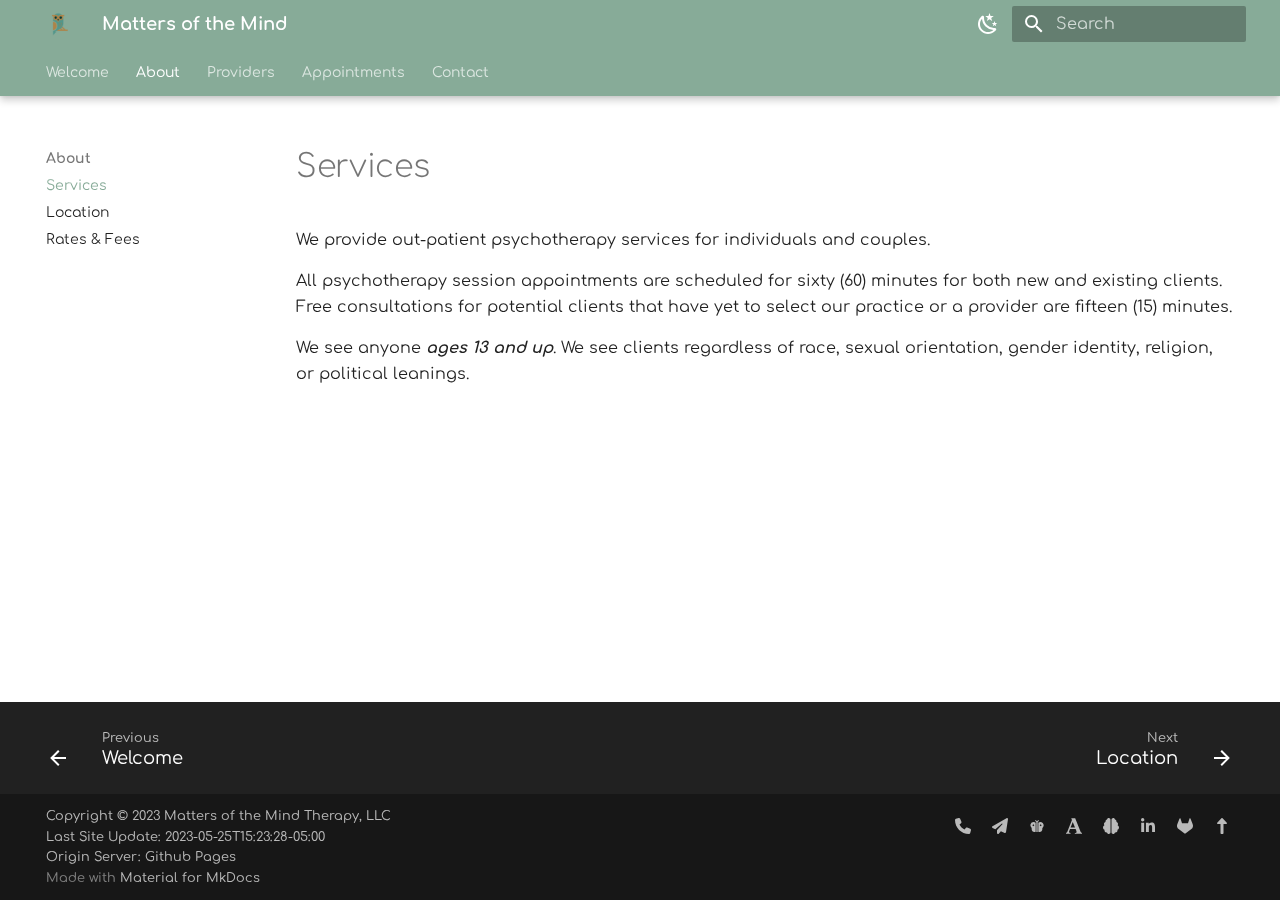
<file: services/index.html>
<!doctype html>
<html lang="en" class="no-js">
  <head>
    
      <meta charset="utf-8">
      <meta name="viewport" content="width=device-width,initial-scale=1">
      
      
      
      
        <link rel="prev" href="..">
      
      
        <link rel="next" href="../location/">
      
      <link rel="icon" href="../assets/favicon.png">
      <meta name="generator" content="mkdocs-1.4.2, mkdocs-material-9.0.6">
    
    
      
        <title>Services - Matters of the Mind</title>
      
    
    
      <link rel="stylesheet" href="../assets/stylesheets/main.558e4712.min.css">
      
        
        <link rel="stylesheet" href="../assets/stylesheets/palette.2505c338.min.css">
      
      

    
    
    
      
        
        
        <link rel="preconnect" href="https://fonts.gstatic.com" crossorigin>
        <link rel="stylesheet" href="https://fonts.googleapis.com/css?family=Comfortaa:300,300i,400,400i,700,700i%7CRoboto+Mono:400,400i,700,700i&display=fallback">
        <style>:root{--md-text-font:"Comfortaa";--md-code-font:"Roboto Mono"}</style>
      
    
    
      <link rel="stylesheet" href="../stylesheets/extra.css">
    
    <script>__md_scope=new URL("..",location),__md_hash=e=>[...e].reduce((e,_)=>(e<<5)-e+_.charCodeAt(0),0),__md_get=(e,_=localStorage,t=__md_scope)=>JSON.parse(_.getItem(t.pathname+"."+e)),__md_set=(e,_,t=localStorage,a=__md_scope)=>{try{t.setItem(a.pathname+"."+e,JSON.stringify(_))}catch(e){}}</script>
    
      

    
    
    
  </head>
  
  
    
    
      
    
    
    
    
    <body dir="ltr" data-md-color-scheme="default" data-md-color-primary="custom" data-md-color-accent="teal">
  
    
    
      <script>var palette=__md_get("__palette");if(palette&&"object"==typeof palette.color)for(var key of Object.keys(palette.color))document.body.setAttribute("data-md-color-"+key,palette.color[key])</script>
    
    <input class="md-toggle" data-md-toggle="drawer" type="checkbox" id="__drawer" autocomplete="off">
    <input class="md-toggle" data-md-toggle="search" type="checkbox" id="__search" autocomplete="off">
    <label class="md-overlay" for="__drawer"></label>
    <div data-md-component="skip">
      
        
        <a href="#services" class="md-skip">
          Skip to content
        </a>
      
    </div>
    <div data-md-component="announce">
      
    </div>
    
    
      

  

<header class="md-header md-header--lifted" data-md-component="header">
  <nav class="md-header__inner md-grid" aria-label="Header">
    <a href=".." title="Matters of the Mind" class="md-header__button md-logo" aria-label="Matters of the Mind" data-md-component="logo">
      
  <img src="../assets/favicon.png" alt="logo">

    </a>
    <label class="md-header__button md-icon" for="__drawer">
      <svg xmlns="http://www.w3.org/2000/svg" viewBox="0 0 24 24"><path d="M3 6h18v2H3V6m0 5h18v2H3v-2m0 5h18v2H3v-2Z"/></svg>
    </label>
    <div class="md-header__title" data-md-component="header-title">
      <div class="md-header__ellipsis">
        <div class="md-header__topic">
          <span class="md-ellipsis">
            Matters of the Mind
          </span>
        </div>
        <div class="md-header__topic" data-md-component="header-topic">
          <span class="md-ellipsis">
            
              Services
            
          </span>
        </div>
      </div>
    </div>
    
      <form class="md-header__option" data-md-component="palette">
        
          
          <input class="md-option" data-md-color-media="(prefers-color-scheme: light)" data-md-color-scheme="default" data-md-color-primary="custom" data-md-color-accent="teal"  aria-label="Switch to dark mode"  type="radio" name="__palette" id="__palette_1">
          
            <label class="md-header__button md-icon" title="Switch to dark mode" for="__palette_2" hidden>
              <svg xmlns="http://www.w3.org/2000/svg" viewBox="0 0 24 24"><path d="m17.75 4.09-2.53 1.94.91 3.06-2.63-1.81-2.63 1.81.91-3.06-2.53-1.94L12.44 4l1.06-3 1.06 3 3.19.09m3.5 6.91-1.64 1.25.59 1.98-1.7-1.17-1.7 1.17.59-1.98L15.75 11l2.06-.05L18.5 9l.69 1.95 2.06.05m-2.28 4.95c.83-.08 1.72 1.1 1.19 1.85-.32.45-.66.87-1.08 1.27C15.17 23 8.84 23 4.94 19.07c-3.91-3.9-3.91-10.24 0-14.14.4-.4.82-.76 1.27-1.08.75-.53 1.93.36 1.85 1.19-.27 2.86.69 5.83 2.89 8.02a9.96 9.96 0 0 0 8.02 2.89m-1.64 2.02a12.08 12.08 0 0 1-7.8-3.47c-2.17-2.19-3.33-5-3.49-7.82-2.81 3.14-2.7 7.96.31 10.98 3.02 3.01 7.84 3.12 10.98.31Z"/></svg>
            </label>
          
        
          
          <input class="md-option" data-md-color-media="(prefers-color-scheme: dark)" data-md-color-scheme="slate" data-md-color-primary="custom" data-md-color-accent="teal"  aria-label="Switch to light mode"  type="radio" name="__palette" id="__palette_2">
          
            <label class="md-header__button md-icon" title="Switch to light mode" for="__palette_1" hidden>
              <svg xmlns="http://www.w3.org/2000/svg" viewBox="0 0 24 24"><path d="M12 7a5 5 0 0 1 5 5 5 5 0 0 1-5 5 5 5 0 0 1-5-5 5 5 0 0 1 5-5m0 2a3 3 0 0 0-3 3 3 3 0 0 0 3 3 3 3 0 0 0 3-3 3 3 0 0 0-3-3m0-7 2.39 3.42C13.65 5.15 12.84 5 12 5c-.84 0-1.65.15-2.39.42L12 2M3.34 7l4.16-.35A7.2 7.2 0 0 0 5.94 8.5c-.44.74-.69 1.5-.83 2.29L3.34 7m.02 10 1.76-3.77a7.131 7.131 0 0 0 2.38 4.14L3.36 17M20.65 7l-1.77 3.79a7.023 7.023 0 0 0-2.38-4.15l4.15.36m-.01 10-4.14.36c.59-.51 1.12-1.14 1.54-1.86.42-.73.69-1.5.83-2.29L20.64 17M12 22l-2.41-3.44c.74.27 1.55.44 2.41.44.82 0 1.63-.17 2.37-.44L12 22Z"/></svg>
            </label>
          
        
      </form>
    
    
    
      <label class="md-header__button md-icon" for="__search">
        <svg xmlns="http://www.w3.org/2000/svg" viewBox="0 0 24 24"><path d="M9.5 3A6.5 6.5 0 0 1 16 9.5c0 1.61-.59 3.09-1.56 4.23l.27.27h.79l5 5-1.5 1.5-5-5v-.79l-.27-.27A6.516 6.516 0 0 1 9.5 16 6.5 6.5 0 0 1 3 9.5 6.5 6.5 0 0 1 9.5 3m0 2C7 5 5 7 5 9.5S7 14 9.5 14 14 12 14 9.5 12 5 9.5 5Z"/></svg>
      </label>
      <div class="md-search" data-md-component="search" role="dialog">
  <label class="md-search__overlay" for="__search"></label>
  <div class="md-search__inner" role="search">
    <form class="md-search__form" name="search">
      <input type="text" class="md-search__input" name="query" aria-label="Search" placeholder="Search" autocapitalize="off" autocorrect="off" autocomplete="off" spellcheck="false" data-md-component="search-query" required>
      <label class="md-search__icon md-icon" for="__search">
        <svg xmlns="http://www.w3.org/2000/svg" viewBox="0 0 24 24"><path d="M9.5 3A6.5 6.5 0 0 1 16 9.5c0 1.61-.59 3.09-1.56 4.23l.27.27h.79l5 5-1.5 1.5-5-5v-.79l-.27-.27A6.516 6.516 0 0 1 9.5 16 6.5 6.5 0 0 1 3 9.5 6.5 6.5 0 0 1 9.5 3m0 2C7 5 5 7 5 9.5S7 14 9.5 14 14 12 14 9.5 12 5 9.5 5Z"/></svg>
        <svg xmlns="http://www.w3.org/2000/svg" viewBox="0 0 24 24"><path d="M20 11v2H8l5.5 5.5-1.42 1.42L4.16 12l7.92-7.92L13.5 5.5 8 11h12Z"/></svg>
      </label>
      <nav class="md-search__options" aria-label="Search">
        
        <button type="reset" class="md-search__icon md-icon" title="Clear" aria-label="Clear" tabindex="-1">
          <svg xmlns="http://www.w3.org/2000/svg" viewBox="0 0 24 24"><path d="M19 6.41 17.59 5 12 10.59 6.41 5 5 6.41 10.59 12 5 17.59 6.41 19 12 13.41 17.59 19 19 17.59 13.41 12 19 6.41Z"/></svg>
        </button>
      </nav>
      
    </form>
    <div class="md-search__output">
      <div class="md-search__scrollwrap" data-md-scrollfix>
        <div class="md-search-result" data-md-component="search-result">
          <div class="md-search-result__meta">
            Initializing search
          </div>
          <ol class="md-search-result__list" role="presentation"></ol>
        </div>
      </div>
    </div>
  </div>
</div>
    
    
  </nav>
  
    
      
<nav class="md-tabs" aria-label="Tabs" data-md-component="tabs">
  <div class="md-tabs__inner md-grid">
    <ul class="md-tabs__list">
      
        
  
  


  <li class="md-tabs__item">
    <a href=".." class="md-tabs__link">
      Welcome
    </a>
  </li>

      
        
  
  
    
  


  
  
  
    <li class="md-tabs__item">
      <a href="./" class="md-tabs__link md-tabs__link--active">
        About
      </a>
    </li>
  

      
        
  
  


  
  
  
    <li class="md-tabs__item">
      <a href="../providers/" class="md-tabs__link">
        Providers
      </a>
    </li>
  

      
        
  
  


  <li class="md-tabs__item">
    <a href="../appointments/" class="md-tabs__link">
      Appointments
    </a>
  </li>

      
        
  
  


  <li class="md-tabs__item">
    <a href="../contact/" class="md-tabs__link">
      Contact
    </a>
  </li>

      
    </ul>
  </div>
</nav>
    
  
</header>
    
    <div class="md-container" data-md-component="container">
      
      
        
      
      <main class="md-main" data-md-component="main">
        <div class="md-main__inner md-grid">
          
            
              
              <div class="md-sidebar md-sidebar--primary" data-md-component="sidebar" data-md-type="navigation" >
                <div class="md-sidebar__scrollwrap">
                  <div class="md-sidebar__inner">
                    

  


  

<nav class="md-nav md-nav--primary md-nav--lifted md-nav--integrated" aria-label="Navigation" data-md-level="0">
  <label class="md-nav__title" for="__drawer">
    <a href=".." title="Matters of the Mind" class="md-nav__button md-logo" aria-label="Matters of the Mind" data-md-component="logo">
      
  <img src="../assets/favicon.png" alt="logo">

    </a>
    Matters of the Mind
  </label>
  
  <ul class="md-nav__list" data-md-scrollfix>
    
      
      
      

  
  
  
    <li class="md-nav__item">
      <a href=".." class="md-nav__link">
        Welcome
      </a>
    </li>
  

    
      
      
      

  
  
    
  
  
    
    <li class="md-nav__item md-nav__item--active md-nav__item--nested">
      
      
      
      
      <input class="md-nav__toggle md-toggle " data-md-toggle="__nav_2" type="checkbox" id="__nav_2" checked>
      
      
        
          
        
          
        
          
        
      
      
        <label class="md-nav__link" for="__nav_2" tabindex="0" aria-expanded="true">
          About
          <span class="md-nav__icon md-icon"></span>
        </label>
      
      <nav class="md-nav" aria-label="About" data-md-level="1">
        <label class="md-nav__title" for="__nav_2">
          <span class="md-nav__icon md-icon"></span>
          About
        </label>
        <ul class="md-nav__list" data-md-scrollfix>
          
            
              
  
  
    
  
  
    <li class="md-nav__item md-nav__item--active">
      
      <input class="md-nav__toggle md-toggle" data-md-toggle="toc" type="checkbox" id="__toc">
      
      
        
      
      
      <a href="./" class="md-nav__link md-nav__link--active">
        Services
      </a>
      
    </li>
  

            
          
            
              
  
  
  
    <li class="md-nav__item">
      <a href="../location/" class="md-nav__link">
        Location
      </a>
    </li>
  

            
          
            
              
  
  
  
    <li class="md-nav__item">
      <a href="../rates/" class="md-nav__link">
        Rates & Fees
      </a>
    </li>
  

            
          
        </ul>
      </nav>
    </li>
  

    
      
      
      

  
  
  
    
    <li class="md-nav__item md-nav__item--nested">
      
      
      
      
        
      
      <input class="md-nav__toggle md-toggle md-toggle--indeterminate" data-md-toggle="__nav_3" type="checkbox" id="__nav_3" >
      
      
        
          
            
          
        
          
        
      
      
        
        
        <div class="md-nav__link md-nav__link--index ">
          <a href="../providers/">Providers</a>
          
            <label for="__nav_3">
              <span class="md-nav__icon md-icon"></span>
            </label>
          
        </div>
      
      <nav class="md-nav" aria-label="Providers" data-md-level="1">
        <label class="md-nav__title" for="__nav_3">
          <span class="md-nav__icon md-icon"></span>
          Providers
        </label>
        <ul class="md-nav__list" data-md-scrollfix>
          
            
          
            
              
  
  
  
    <li class="md-nav__item">
      <a href="../providers/jasmine/" class="md-nav__link">
        Jasmine Scott-Cochran
      </a>
    </li>
  

            
          
        </ul>
      </nav>
    </li>
  

    
      
      
      

  
  
  
    <li class="md-nav__item">
      <a href="../appointments/" class="md-nav__link">
        Appointments
      </a>
    </li>
  

    
      
      
      

  
  
  
    <li class="md-nav__item">
      <a href="../contact/" class="md-nav__link">
        Contact
      </a>
    </li>
  

    
  </ul>
</nav>
                  </div>
                </div>
              </div>
            
            
          
          
            <div class="md-content" data-md-component="content">
              <article class="md-content__inner md-typeset">
                
                  



<h1 id="services">Services</h1>
<p>We provide out-patient psychotherapy services for individuals and couples.</p>
<p>All psychotherapy session appointments are scheduled for sixty (60) minutes for both new and existing clients.
Free consultations for potential clients that have yet to select our practice or a provider are fifteen (15) minutes.</p>
<p>We see anyone <em><strong>ages 13 and up</strong></em>. We see clients regardless of race, sexual orientation, gender identity, religion, or political leanings.</p>





                
              </article>
            </div>
          
          
        </div>
        
          <a href="#" class="md-top md-icon" data-md-component="top" hidden>
            <svg xmlns="http://www.w3.org/2000/svg" viewBox="0 0 24 24"><path d="M13 20h-2V8l-5.5 5.5-1.42-1.42L12 4.16l7.92 7.92-1.42 1.42L13 8v12Z"/></svg>
            Back to top
          </a>
        
      </main>
      
        <footer class="md-footer">
  
    
      
      <nav class="md-footer__inner md-grid" aria-label="Footer" >
        
          
          <a href=".." class="md-footer__link md-footer__link--prev" aria-label="Previous: Welcome" rel="prev">
            <div class="md-footer__button md-icon">
              <svg xmlns="http://www.w3.org/2000/svg" viewBox="0 0 24 24"><path d="M20 11v2H8l5.5 5.5-1.42 1.42L4.16 12l7.92-7.92L13.5 5.5 8 11h12Z"/></svg>
            </div>
            <div class="md-footer__title">
              <div class="md-ellipsis">
                <span class="md-footer__direction">
                  Previous
                </span>
                Welcome
              </div>
            </div>
          </a>
        
        
          
          <a href="../location/" class="md-footer__link md-footer__link--next" aria-label="Next: Location" rel="next">
            <div class="md-footer__title">
              <div class="md-ellipsis">
                <span class="md-footer__direction">
                  Next
                </span>
                Location
              </div>
            </div>
            <div class="md-footer__button md-icon">
              <svg xmlns="http://www.w3.org/2000/svg" viewBox="0 0 24 24"><path d="M4 11v2h12l-5.5 5.5 1.42 1.42L19.84 12l-7.92-7.92L10.5 5.5 16 11H4Z"/></svg>
            </div>
          </a>
        
      </nav>
    
  
  <div class="md-footer-meta md-typeset">
    <div class="md-footer-meta__inner md-grid">
      <div class="md-copyright">
  
    <div class="md-copyright__highlight">
      Copyright &copy; 2023 Matters of the Mind Therapy, LLC<br>Last Site Update: 2023-05-25T15:23:28-05:00<br>Origin Server: Github Pages
    </div>
  
  
    Made with
    <a href="https://squidfunk.github.io/mkdocs-material/" target="_blank" rel="noopener">
      Material for MkDocs
    </a>
  
</div>
      
        <div class="md-social">
  
    
    
    <a href="tel:2106222504" target="_blank" rel="noopener" title="Call us" class="md-social__link">
      <svg xmlns="http://www.w3.org/2000/svg" viewBox="0 0 512 512"><!--! Font Awesome Free 6.2.1 by @fontawesome - https://fontawesome.com License - https://fontawesome.com/license/free (Icons: CC BY 4.0, Fonts: SIL OFL 1.1, Code: MIT License) Copyright 2022 Fonticons, Inc.--><path d="M164.9 24.6c-7.7-18.6-28-28.5-47.4-23.2l-88 24C12.1 30.2 0 46 0 64c0 247.4 200.6 448 448 448 18 0 33.8-12.1 38.6-29.5l24-88c5.3-19.4-4.6-39.7-23.2-47.4l-96-40c-16.3-6.8-35.2-2.1-46.3 11.6L304.7 368c-70.4-33.3-127.4-90.3-160.7-160.7l49.3-40.3c13.7-11.2 18.4-30 11.6-46.3l-40-96z"/></svg>
    </a>
  
    
    
    <a href="mailto:staff@motmtherapy.com" target="_blank" rel="noopener" title="Email us" class="md-social__link">
      <svg xmlns="http://www.w3.org/2000/svg" viewBox="0 0 512 512"><!--! Font Awesome Free 6.2.1 by @fontawesome - https://fontawesome.com License - https://fontawesome.com/license/free (Icons: CC BY 4.0, Fonts: SIL OFL 1.1, Code: MIT License) Copyright 2022 Fonticons, Inc.--><path d="M498.1 5.6c10.1 7 15.4 19.1 13.5 31.2l-64 416c-1.5 9.7-7.4 18.2-16 23s-18.9 5.4-28 1.6L284 427.7l-68.5 74.1c-8.9 9.7-22.9 12.9-35.2 8.1S160 493.2 160 480v-83.6c0-4 1.5-7.8 4.2-10.7l167.6-182.9c5.8-6.3 5.6-16-.4-22s-15.7-6.4-22-.7L106 360.8l-88.3-44.2C7.1 311.3.3 300.7 0 288.9s5.9-22.8 16.1-28.7l448-256c10.7-6.1 23.9-5.5 34 1.4z"/></svg>
    </a>
  
    
    
    <a href="https://meetmonarch.com/therapist/jasmine-scott-cochran" target="_blank" rel="noopener" title="Check us out on Monarch" class="md-social__link">
      <svg xmlns="http://www.w3.org/2000/svg" viewBox="0 0 24 24"><path d="M13 21h-2V6L9.03 3.97 10 3l2 2 2-2 1 1-2 2v15M7 6a5.002 5.002 0 0 0-3 9v2c0 2.21 1.79 4 4 4 .72 0 1.39-.19 1.97-.5l.03-.04V7c-.84-.63-1.87-1-3-1m-.5 6.5L5 11l1.5-1.5L8 11l-1.5 1.5M22 11c0-2.76-2.24-5-5-5-1.12 0-2.15.37-3 1v13.46c.59.35 1.27.54 2 .54 2.21 0 4-1.79 4-4v-2c1.21-.91 2-2.36 2-4m-4.5 1.5L16 11l1.5-1.5L19 11l-1.5 1.5Z"/></svg>
    </a>
  
    
    
    <a href="https://secure.helloalma.com/providers/jasmine-scott-cochran/" target="_blank" rel="noopener" title="Check us out on Alma" class="md-social__link">
      <svg xmlns="http://www.w3.org/2000/svg" viewBox="0 0 24 24"><path d="M22.033 21.18 13.77.459H7.869l1.049 2.623L1.836 21.18C1.574 22.098.787 22.23 0 22.361v1.18h6.82v-1.18C4.984 22.23 3.934 21.967 4.721 20c.131-.131.656-1.574 1.311-3.41h8.393l1.18 3.016c.131.525.262.918.262 1.311 0 1.049-.918 1.443-2.623 1.443v1.18H24v-1.18c-.918-.13-1.705-.393-1.967-1.18zM6.82 14.361a363.303 363.303 0 0 0 3.279-8.525l3.41 8.525H6.82z"/></svg>
    </a>
  
    
    
    <a href="https://www.psychologytoday.com/us/therapists/jasmine-scott-cochran-san-antonio-tx/726906" target="_blank" rel="noopener" title="Check us out on Psychology Today" class="md-social__link">
      <svg xmlns="http://www.w3.org/2000/svg" viewBox="0 0 512 512"><!--! Font Awesome Free 6.2.1 by @fontawesome - https://fontawesome.com License - https://fontawesome.com/license/free (Icons: CC BY 4.0, Fonts: SIL OFL 1.1, Code: MIT License) Copyright 2022 Fonticons, Inc.--><path d="M184 0c30.9 0 56 25.1 56 56v400c0 30.9-25.1 56-56 56-28.9 0-52.7-21.9-55.7-50.1-5.2 1.4-10.7 2.1-16.3 2.1-35.3 0-64-28.7-64-64 0-7.4 1.3-14.6 3.6-21.2C21.4 367.4 0 338.2 0 304c0-31.9 18.7-59.5 45.8-72.3C37.1 220.8 32 207 32 192c0-30.7 21.6-56.3 50.4-62.6C80.8 123.9 80 118 80 112c0-29.9 20.6-55.1 48.3-62.1 3-28 26.8-49.9 55.7-49.9zm144 0c28.9 0 52.6 21.9 55.7 49.9C411.5 56.9 432 82 432 112c0 6-.8 11.9-2.4 17.4 28.8 6.2 50.4 31.9 50.4 62.6 0 15-5.1 28.8-13.8 39.7 27.1 12.8 45.8 40.4 45.8 72.3 0 34.2-21.4 63.4-51.6 74.8 2.3 6.6 3.6 13.8 3.6 21.2 0 35.3-28.7 64-64 64-5.6 0-11.1-.7-16.3-2.1-3 28.2-26.8 50.1-55.7 50.1-30.9 0-56-25.1-56-56V56c0-30.9 25.1-56 56-56z"/></svg>
    </a>
  
    
    
    <a href="https://www.linkedin.com/company/matters-of-the-mind-therapy-llc/" target="_blank" rel="noopener" title="Check us out on LinkedIn" class="md-social__link">
      <svg xmlns="http://www.w3.org/2000/svg" viewBox="0 0 448 512"><!--! Font Awesome Free 6.2.1 by @fontawesome - https://fontawesome.com License - https://fontawesome.com/license/free (Icons: CC BY 4.0, Fonts: SIL OFL 1.1, Code: MIT License) Copyright 2022 Fonticons, Inc.--><path d="M100.28 448H7.4V148.9h92.88zM53.79 108.1C24.09 108.1 0 83.5 0 53.8a53.79 53.79 0 0 1 107.58 0c0 29.7-24.1 54.3-53.79 54.3zM447.9 448h-92.68V302.4c0-34.7-.7-79.2-48.29-79.2-48.29 0-55.69 37.7-55.69 76.7V448h-92.78V148.9h89.08v40.8h1.3c12.4-23.5 42.69-48.3 87.88-48.3 94 0 111.28 61.9 111.28 142.3V448z"/></svg>
    </a>
  
    
    
    <a href="https://gitlab.com/motm-therapy/" target="_blank" rel="noopener" title="Check us out on Gitlab" class="md-social__link">
      <svg xmlns="http://www.w3.org/2000/svg" viewBox="0 0 512 512"><!--! Font Awesome Free 6.2.1 by @fontawesome - https://fontawesome.com License - https://fontawesome.com/license/free (Icons: CC BY 4.0, Fonts: SIL OFL 1.1, Code: MIT License) Copyright 2022 Fonticons, Inc.--><path d="m503.5 204.6-.7-1.8-69.7-181.78c-1.4-3.57-3.9-6.59-7.2-8.64-2.4-1.55-5.1-2.515-8-2.81-2.9-.295-5.7.083-8.4 1.11-2.7 1.02-5.1 2.66-7.1 4.78-1.9 2.12-3.3 4.67-4.1 7.44l-47 144H160.8l-47.1-144c-.8-2.77-2.2-5.31-4.1-7.43-2-2.12-4.4-3.75-7.1-4.77a18.1 18.1 0 0 0-8.38-1.113 18.4 18.4 0 0 0-8.04 2.793 18.09 18.09 0 0 0-7.16 8.64L9.267 202.8l-.724 1.8a129.57 129.57 0 0 0-3.52 82c7.747 26.9 24.047 50.7 46.447 67.6l.27.2.59.4 105.97 79.5 52.6 39.7 32 24.2c3.7 1.9 8.3 4.3 13 4.3 4.7 0 9.3-2.4 13-4.3l32-24.2 52.6-39.7 106.7-79.9.3-.3c22.4-16.9 38.7-40.6 45.6-67.5 8.6-27 7.4-55.8-2.6-82z"/></svg>
    </a>
  
    
    
    <a href="https://stats.uptimerobot.com/RKlKzCG3wp" target="_blank" rel="noopener" title="Check out our status page on UptimeRobot" class="md-social__link">
      <svg xmlns="http://www.w3.org/2000/svg" viewBox="0 0 320 512"><!--! Font Awesome Free 6.2.1 by @fontawesome - https://fontawesome.com License - https://fontawesome.com/license/free (Icons: CC BY 4.0, Fonts: SIL OFL 1.1, Code: MIT License) Copyright 2022 Fonticons, Inc.--><path d="M318 177.5c3.8-8.8 2-19-4.6-26l-136-144C172.9 2.7 166.6 0 160 0s-12.9 2.7-17.4 7.5l-136 144c-6.6 7-8.4 17.2-4.6 26S14.4 192 24 192h88v288c0 17.7 14.3 32 32 32h32c17.7 0 32-14.3 32-32V192h88c9.6 0 18.2-5.7 22-14.5z"/></svg>
    </a>
  
</div>
      
    </div>
  </div>
</footer>
      
    </div>
    <div class="md-dialog" data-md-component="dialog">
      <div class="md-dialog__inner md-typeset"></div>
    </div>
    
    <script id="__config" type="application/json">{"base": "..", "features": ["navigation.tabs", "navigation.instant", "navigation.tracking", "navigation.sections", "navigation.expand", "navigation.indexes", "navigation.tabs.sticky", "toc.follow", "toc.integrate", "navigation.top", "navigation.footer"], "search": "../assets/javascripts/workers/search.e5c33ebb.min.js", "translations": {"clipboard.copied": "Copied to clipboard", "clipboard.copy": "Copy to clipboard", "search.result.more.one": "1 more on this page", "search.result.more.other": "# more on this page", "search.result.none": "No matching documents", "search.result.one": "1 matching document", "search.result.other": "# matching documents", "search.result.placeholder": "Type to start searching", "search.result.term.missing": "Missing", "select.version": "Select version"}}</script>
    
    
      <script src="../assets/javascripts/bundle.51d95adb.min.js"></script>
      
    
  </body>
</html>
</file>
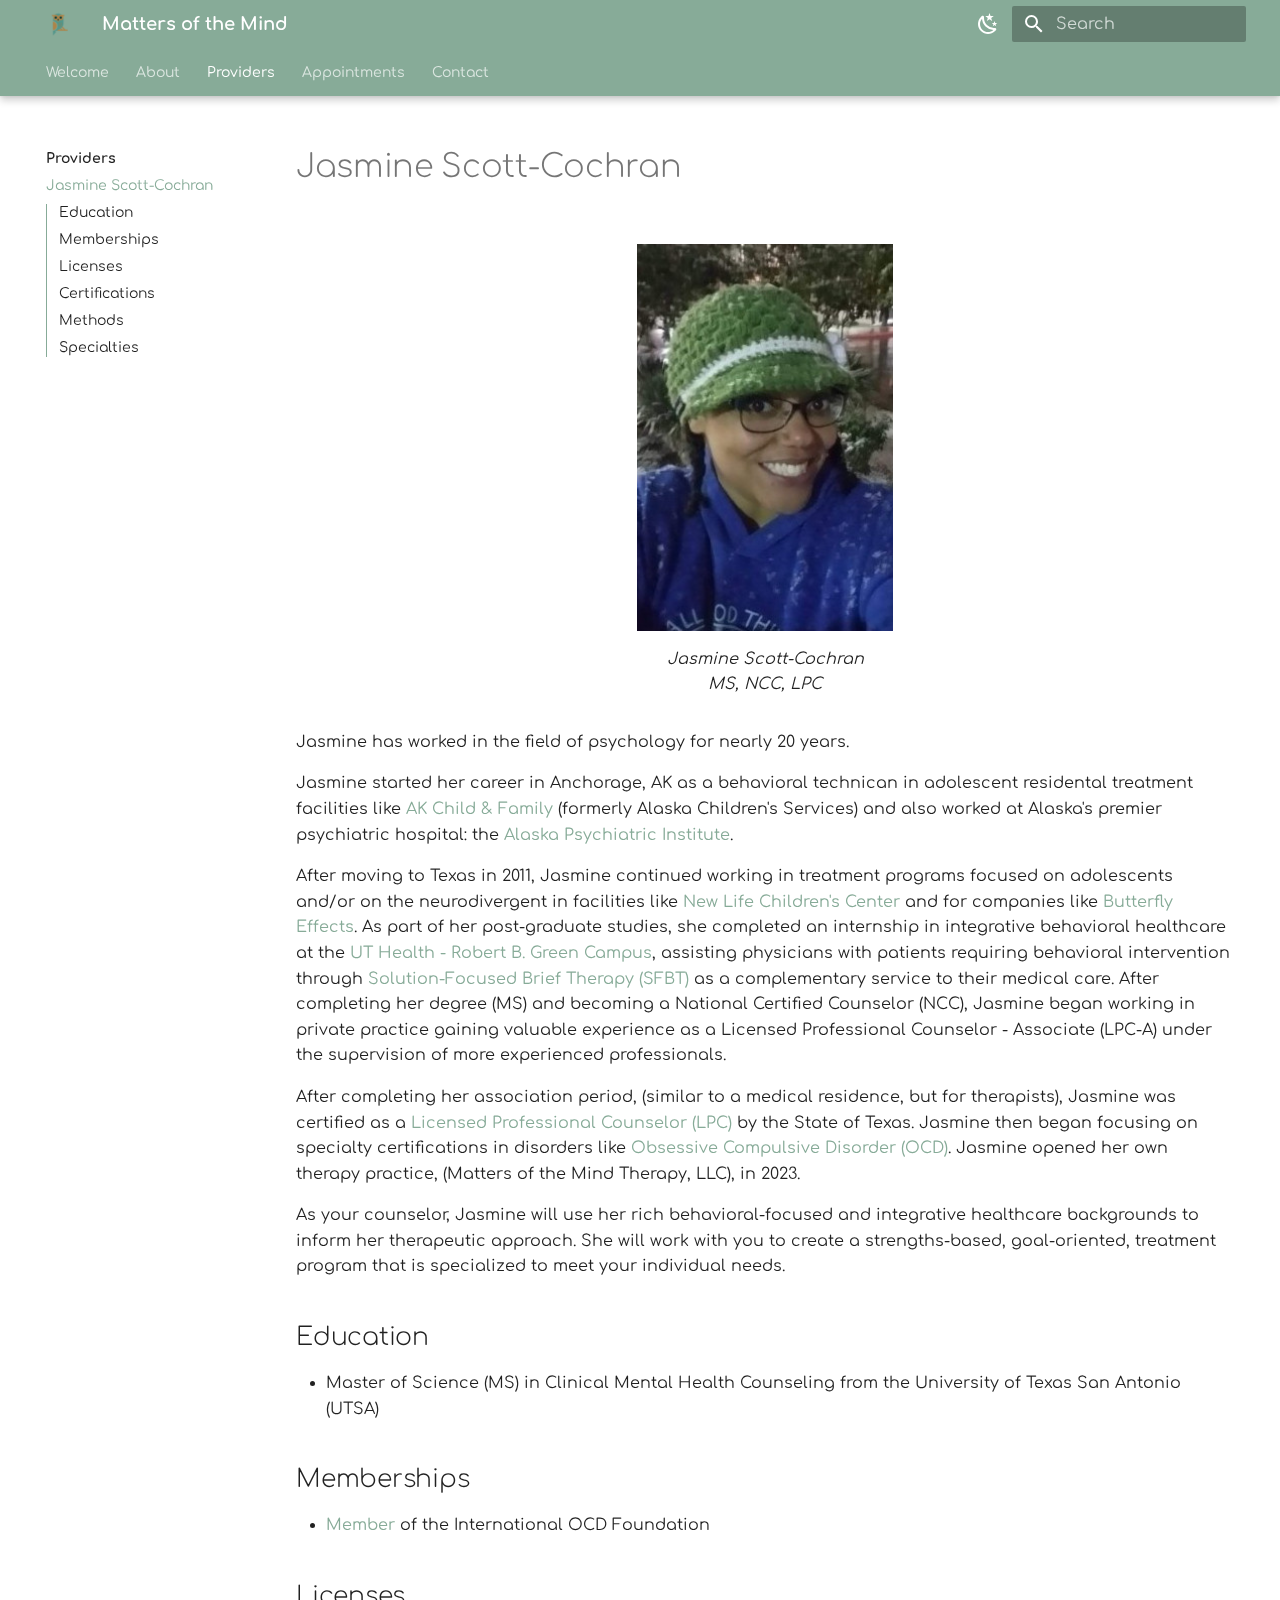
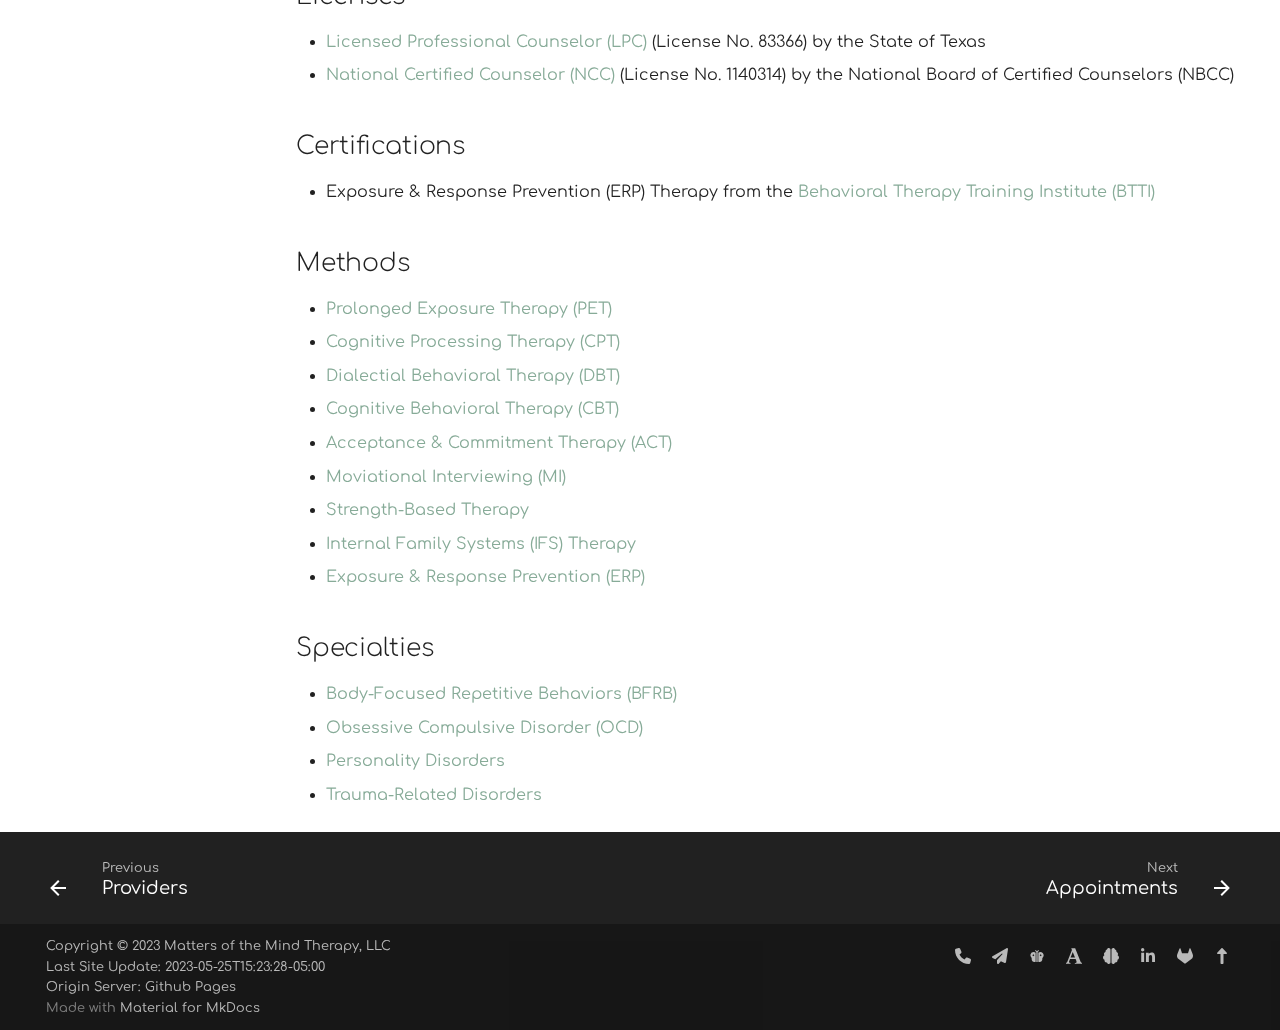
<file: providers/jasmine/index.html>
<!doctype html>
<html lang="en" class="no-js">
  <head>
    
      <meta charset="utf-8">
      <meta name="viewport" content="width=device-width,initial-scale=1">
      
      
      
      
        <link rel="prev" href="../">
      
      
        <link rel="next" href="../../appointments/">
      
      <link rel="icon" href="../../assets/favicon.png">
      <meta name="generator" content="mkdocs-1.4.2, mkdocs-material-9.0.6">
    
    
      
        <title>Jasmine Scott-Cochran - Matters of the Mind</title>
      
    
    
      <link rel="stylesheet" href="../../assets/stylesheets/main.558e4712.min.css">
      
        
        <link rel="stylesheet" href="../../assets/stylesheets/palette.2505c338.min.css">
      
      

    
    
    
      
        
        
        <link rel="preconnect" href="https://fonts.gstatic.com" crossorigin>
        <link rel="stylesheet" href="https://fonts.googleapis.com/css?family=Comfortaa:300,300i,400,400i,700,700i%7CRoboto+Mono:400,400i,700,700i&display=fallback">
        <style>:root{--md-text-font:"Comfortaa";--md-code-font:"Roboto Mono"}</style>
      
    
    
      <link rel="stylesheet" href="../../stylesheets/extra.css">
    
    <script>__md_scope=new URL("../..",location),__md_hash=e=>[...e].reduce((e,_)=>(e<<5)-e+_.charCodeAt(0),0),__md_get=(e,_=localStorage,t=__md_scope)=>JSON.parse(_.getItem(t.pathname+"."+e)),__md_set=(e,_,t=localStorage,a=__md_scope)=>{try{t.setItem(a.pathname+"."+e,JSON.stringify(_))}catch(e){}}</script>
    
      

    
    
    
  </head>
  
  
    
    
      
    
    
    
    
    <body dir="ltr" data-md-color-scheme="default" data-md-color-primary="custom" data-md-color-accent="teal">
  
    
    
      <script>var palette=__md_get("__palette");if(palette&&"object"==typeof palette.color)for(var key of Object.keys(palette.color))document.body.setAttribute("data-md-color-"+key,palette.color[key])</script>
    
    <input class="md-toggle" data-md-toggle="drawer" type="checkbox" id="__drawer" autocomplete="off">
    <input class="md-toggle" data-md-toggle="search" type="checkbox" id="__search" autocomplete="off">
    <label class="md-overlay" for="__drawer"></label>
    <div data-md-component="skip">
      
        
        <a href="#jasmine-scott-cochran" class="md-skip">
          Skip to content
        </a>
      
    </div>
    <div data-md-component="announce">
      
    </div>
    
    
      

  

<header class="md-header md-header--lifted" data-md-component="header">
  <nav class="md-header__inner md-grid" aria-label="Header">
    <a href="../.." title="Matters of the Mind" class="md-header__button md-logo" aria-label="Matters of the Mind" data-md-component="logo">
      
  <img src="../../assets/favicon.png" alt="logo">

    </a>
    <label class="md-header__button md-icon" for="__drawer">
      <svg xmlns="http://www.w3.org/2000/svg" viewBox="0 0 24 24"><path d="M3 6h18v2H3V6m0 5h18v2H3v-2m0 5h18v2H3v-2Z"/></svg>
    </label>
    <div class="md-header__title" data-md-component="header-title">
      <div class="md-header__ellipsis">
        <div class="md-header__topic">
          <span class="md-ellipsis">
            Matters of the Mind
          </span>
        </div>
        <div class="md-header__topic" data-md-component="header-topic">
          <span class="md-ellipsis">
            
              Jasmine Scott-Cochran
            
          </span>
        </div>
      </div>
    </div>
    
      <form class="md-header__option" data-md-component="palette">
        
          
          <input class="md-option" data-md-color-media="(prefers-color-scheme: light)" data-md-color-scheme="default" data-md-color-primary="custom" data-md-color-accent="teal"  aria-label="Switch to dark mode"  type="radio" name="__palette" id="__palette_1">
          
            <label class="md-header__button md-icon" title="Switch to dark mode" for="__palette_2" hidden>
              <svg xmlns="http://www.w3.org/2000/svg" viewBox="0 0 24 24"><path d="m17.75 4.09-2.53 1.94.91 3.06-2.63-1.81-2.63 1.81.91-3.06-2.53-1.94L12.44 4l1.06-3 1.06 3 3.19.09m3.5 6.91-1.64 1.25.59 1.98-1.7-1.17-1.7 1.17.59-1.98L15.75 11l2.06-.05L18.5 9l.69 1.95 2.06.05m-2.28 4.95c.83-.08 1.72 1.1 1.19 1.85-.32.45-.66.87-1.08 1.27C15.17 23 8.84 23 4.94 19.07c-3.91-3.9-3.91-10.24 0-14.14.4-.4.82-.76 1.27-1.08.75-.53 1.93.36 1.85 1.19-.27 2.86.69 5.83 2.89 8.02a9.96 9.96 0 0 0 8.02 2.89m-1.64 2.02a12.08 12.08 0 0 1-7.8-3.47c-2.17-2.19-3.33-5-3.49-7.82-2.81 3.14-2.7 7.96.31 10.98 3.02 3.01 7.84 3.12 10.98.31Z"/></svg>
            </label>
          
        
          
          <input class="md-option" data-md-color-media="(prefers-color-scheme: dark)" data-md-color-scheme="slate" data-md-color-primary="custom" data-md-color-accent="teal"  aria-label="Switch to light mode"  type="radio" name="__palette" id="__palette_2">
          
            <label class="md-header__button md-icon" title="Switch to light mode" for="__palette_1" hidden>
              <svg xmlns="http://www.w3.org/2000/svg" viewBox="0 0 24 24"><path d="M12 7a5 5 0 0 1 5 5 5 5 0 0 1-5 5 5 5 0 0 1-5-5 5 5 0 0 1 5-5m0 2a3 3 0 0 0-3 3 3 3 0 0 0 3 3 3 3 0 0 0 3-3 3 3 0 0 0-3-3m0-7 2.39 3.42C13.65 5.15 12.84 5 12 5c-.84 0-1.65.15-2.39.42L12 2M3.34 7l4.16-.35A7.2 7.2 0 0 0 5.94 8.5c-.44.74-.69 1.5-.83 2.29L3.34 7m.02 10 1.76-3.77a7.131 7.131 0 0 0 2.38 4.14L3.36 17M20.65 7l-1.77 3.79a7.023 7.023 0 0 0-2.38-4.15l4.15.36m-.01 10-4.14.36c.59-.51 1.12-1.14 1.54-1.86.42-.73.69-1.5.83-2.29L20.64 17M12 22l-2.41-3.44c.74.27 1.55.44 2.41.44.82 0 1.63-.17 2.37-.44L12 22Z"/></svg>
            </label>
          
        
      </form>
    
    
    
      <label class="md-header__button md-icon" for="__search">
        <svg xmlns="http://www.w3.org/2000/svg" viewBox="0 0 24 24"><path d="M9.5 3A6.5 6.5 0 0 1 16 9.5c0 1.61-.59 3.09-1.56 4.23l.27.27h.79l5 5-1.5 1.5-5-5v-.79l-.27-.27A6.516 6.516 0 0 1 9.5 16 6.5 6.5 0 0 1 3 9.5 6.5 6.5 0 0 1 9.5 3m0 2C7 5 5 7 5 9.5S7 14 9.5 14 14 12 14 9.5 12 5 9.5 5Z"/></svg>
      </label>
      <div class="md-search" data-md-component="search" role="dialog">
  <label class="md-search__overlay" for="__search"></label>
  <div class="md-search__inner" role="search">
    <form class="md-search__form" name="search">
      <input type="text" class="md-search__input" name="query" aria-label="Search" placeholder="Search" autocapitalize="off" autocorrect="off" autocomplete="off" spellcheck="false" data-md-component="search-query" required>
      <label class="md-search__icon md-icon" for="__search">
        <svg xmlns="http://www.w3.org/2000/svg" viewBox="0 0 24 24"><path d="M9.5 3A6.5 6.5 0 0 1 16 9.5c0 1.61-.59 3.09-1.56 4.23l.27.27h.79l5 5-1.5 1.5-5-5v-.79l-.27-.27A6.516 6.516 0 0 1 9.5 16 6.5 6.5 0 0 1 3 9.5 6.5 6.5 0 0 1 9.5 3m0 2C7 5 5 7 5 9.5S7 14 9.5 14 14 12 14 9.5 12 5 9.5 5Z"/></svg>
        <svg xmlns="http://www.w3.org/2000/svg" viewBox="0 0 24 24"><path d="M20 11v2H8l5.5 5.5-1.42 1.42L4.16 12l7.92-7.92L13.5 5.5 8 11h12Z"/></svg>
      </label>
      <nav class="md-search__options" aria-label="Search">
        
        <button type="reset" class="md-search__icon md-icon" title="Clear" aria-label="Clear" tabindex="-1">
          <svg xmlns="http://www.w3.org/2000/svg" viewBox="0 0 24 24"><path d="M19 6.41 17.59 5 12 10.59 6.41 5 5 6.41 10.59 12 5 17.59 6.41 19 12 13.41 17.59 19 19 17.59 13.41 12 19 6.41Z"/></svg>
        </button>
      </nav>
      
    </form>
    <div class="md-search__output">
      <div class="md-search__scrollwrap" data-md-scrollfix>
        <div class="md-search-result" data-md-component="search-result">
          <div class="md-search-result__meta">
            Initializing search
          </div>
          <ol class="md-search-result__list" role="presentation"></ol>
        </div>
      </div>
    </div>
  </div>
</div>
    
    
  </nav>
  
    
      
<nav class="md-tabs" aria-label="Tabs" data-md-component="tabs">
  <div class="md-tabs__inner md-grid">
    <ul class="md-tabs__list">
      
        
  
  


  <li class="md-tabs__item">
    <a href="../.." class="md-tabs__link">
      Welcome
    </a>
  </li>

      
        
  
  


  
  
  
    <li class="md-tabs__item">
      <a href="../../services/" class="md-tabs__link">
        About
      </a>
    </li>
  

      
        
  
  
    
  


  
  
  
    <li class="md-tabs__item">
      <a href="../" class="md-tabs__link md-tabs__link--active">
        Providers
      </a>
    </li>
  

      
        
  
  


  <li class="md-tabs__item">
    <a href="../../appointments/" class="md-tabs__link">
      Appointments
    </a>
  </li>

      
        
  
  


  <li class="md-tabs__item">
    <a href="../../contact/" class="md-tabs__link">
      Contact
    </a>
  </li>

      
    </ul>
  </div>
</nav>
    
  
</header>
    
    <div class="md-container" data-md-component="container">
      
      
        
      
      <main class="md-main" data-md-component="main">
        <div class="md-main__inner md-grid">
          
            
              
              <div class="md-sidebar md-sidebar--primary" data-md-component="sidebar" data-md-type="navigation" >
                <div class="md-sidebar__scrollwrap">
                  <div class="md-sidebar__inner">
                    

  


  

<nav class="md-nav md-nav--primary md-nav--lifted md-nav--integrated" aria-label="Navigation" data-md-level="0">
  <label class="md-nav__title" for="__drawer">
    <a href="../.." title="Matters of the Mind" class="md-nav__button md-logo" aria-label="Matters of the Mind" data-md-component="logo">
      
  <img src="../../assets/favicon.png" alt="logo">

    </a>
    Matters of the Mind
  </label>
  
  <ul class="md-nav__list" data-md-scrollfix>
    
      
      
      

  
  
  
    <li class="md-nav__item">
      <a href="../.." class="md-nav__link">
        Welcome
      </a>
    </li>
  

    
      
      
      

  
  
  
    
    <li class="md-nav__item md-nav__item--nested">
      
      
      
      
        
      
      <input class="md-nav__toggle md-toggle md-toggle--indeterminate" data-md-toggle="__nav_2" type="checkbox" id="__nav_2" >
      
      
        
          
        
          
        
          
        
      
      
        <label class="md-nav__link" for="__nav_2" tabindex="0" aria-expanded="false">
          About
          <span class="md-nav__icon md-icon"></span>
        </label>
      
      <nav class="md-nav" aria-label="About" data-md-level="1">
        <label class="md-nav__title" for="__nav_2">
          <span class="md-nav__icon md-icon"></span>
          About
        </label>
        <ul class="md-nav__list" data-md-scrollfix>
          
            
              
  
  
  
    <li class="md-nav__item">
      <a href="../../services/" class="md-nav__link">
        Services
      </a>
    </li>
  

            
          
            
              
  
  
  
    <li class="md-nav__item">
      <a href="../../location/" class="md-nav__link">
        Location
      </a>
    </li>
  

            
          
            
              
  
  
  
    <li class="md-nav__item">
      <a href="../../rates/" class="md-nav__link">
        Rates & Fees
      </a>
    </li>
  

            
          
        </ul>
      </nav>
    </li>
  

    
      
      
      

  
  
    
  
  
    
    <li class="md-nav__item md-nav__item--active md-nav__item--nested">
      
      
      
      
      <input class="md-nav__toggle md-toggle " data-md-toggle="__nav_3" type="checkbox" id="__nav_3" checked>
      
      
        
          
            
          
        
          
        
      
      
        
        
        <div class="md-nav__link md-nav__link--index ">
          <a href="../">Providers</a>
          
            <label for="__nav_3">
              <span class="md-nav__icon md-icon"></span>
            </label>
          
        </div>
      
      <nav class="md-nav" aria-label="Providers" data-md-level="1">
        <label class="md-nav__title" for="__nav_3">
          <span class="md-nav__icon md-icon"></span>
          Providers
        </label>
        <ul class="md-nav__list" data-md-scrollfix>
          
            
          
            
              
  
  
    
  
  
    <li class="md-nav__item md-nav__item--active">
      
      <input class="md-nav__toggle md-toggle" data-md-toggle="toc" type="checkbox" id="__toc">
      
      
        
      
      
        <label class="md-nav__link md-nav__link--active" for="__toc">
          Jasmine Scott-Cochran
          <span class="md-nav__icon md-icon"></span>
        </label>
      
      <a href="./" class="md-nav__link md-nav__link--active">
        Jasmine Scott-Cochran
      </a>
      
        

<nav class="md-nav md-nav--secondary" aria-label="Table of contents">
  
  
  
    
  
  
    <label class="md-nav__title" for="__toc">
      <span class="md-nav__icon md-icon"></span>
      Table of contents
    </label>
    <ul class="md-nav__list" data-md-component="toc" data-md-scrollfix>
      
        <li class="md-nav__item">
  <a href="#education" class="md-nav__link">
    Education
  </a>
  
</li>
      
        <li class="md-nav__item">
  <a href="#memberships" class="md-nav__link">
    Memberships
  </a>
  
</li>
      
        <li class="md-nav__item">
  <a href="#licenses" class="md-nav__link">
    Licenses
  </a>
  
</li>
      
        <li class="md-nav__item">
  <a href="#certifications" class="md-nav__link">
    Certifications
  </a>
  
</li>
      
        <li class="md-nav__item">
  <a href="#methods" class="md-nav__link">
    Methods
  </a>
  
</li>
      
        <li class="md-nav__item">
  <a href="#specialties" class="md-nav__link">
    Specialties
  </a>
  
</li>
      
    </ul>
  
</nav>
      
    </li>
  

            
          
        </ul>
      </nav>
    </li>
  

    
      
      
      

  
  
  
    <li class="md-nav__item">
      <a href="../../appointments/" class="md-nav__link">
        Appointments
      </a>
    </li>
  

    
      
      
      

  
  
  
    <li class="md-nav__item">
      <a href="../../contact/" class="md-nav__link">
        Contact
      </a>
    </li>
  

    
  </ul>
</nav>
                  </div>
                </div>
              </div>
            
            
          
          
            <div class="md-content" data-md-component="content">
              <article class="md-content__inner md-typeset">
                
                  



<h1 id="jasmine-scott-cochran">Jasmine Scott-Cochran</h1>
<figure>
<p><img alt="Jasmine Scott-Cochran" height="384" loading="lazy" src="../assets/jasmine.jpeg" width="256" />
  </p>
<figcaption>
    Jasmine Scott-Cochran<br>MS, NCC, LPC
  </figcaption>
</figure>
<p>Jasmine has worked in the field of psychology for nearly 20 years.</p>
<p>Jasmine started her career in Anchorage, AK as a behavioral technican in adolescent residental treatment facilities like <a href="https://www.akchild.org/">AK Child &amp; Family</a> (formerly Alaska Children's Services) and also worked at Alaska's premier psychiatric hospital: the <a href="https://dfcs.alaska.gov/api/Pages/default.aspx">Alaska Psychiatric Institute</a>.</p>
<p>After moving to Texas in 2011, Jasmine continued working in treatment programs focused on adolescents and/or on the neurodivergent in facilities like <a href="https://upbring.org/new-life-childrens-center/">New Life Children's Center</a> and for companies like <a href="https://butterflyeffects.com/">Butterfly Effects</a>. As part of her post-graduate studies, she completed an internship in integrative behavioral healthcare at the <a href="https://www.uthscsa.edu/patient-care/physicians/location/Robert-B-Green-Campus-Downtown">UT Health - Robert B. Green Campus</a>, assisting physicians with patients requiring behavioral intervention through <a href="https://www.psychologytoday.com/us/therapy-types/solution-focused-brief-therapy">Solution-Focused Brief Therapy (SFBT)</a> as a complementary service to their medical care. After completing her degree (MS) and becoming a National Certified Counselor (NCC), Jasmine began working in private practice gaining valuable experience as a Licensed Professional Counselor - Associate (LPC-A) under the supervision of more experienced professionals.</p>
<p>After completing her association period, (similar to a medical residence, but for therapists), Jasmine was certified as a <a href="https://nami.org/About-Mental-Illness/Treatments/Types-of-Mental-Health-Professionals">Licensed Professional Counselor (LPC)</a> by the State of Texas. Jasmine then began focusing on specialty certifications in disorders like <a href="https://www.psychologytoday.com/us/conditions/obsessive-compulsive-disorder">Obsessive Compulsive Disorder (OCD)</a>. Jasmine opened her own therapy practice, (Matters of the Mind Therapy, LLC), in 2023.</p>
<p>As your counselor, Jasmine will use her rich behavioral-focused and integrative healthcare backgrounds to inform her therapeutic approach. She will work with you to create a strengths-based, goal-oriented, treatment program that is specialized to meet your individual needs.</p>
<h2 id="education">Education</h2>
<ul>
<li>Master of Science (MS) in Clinical Mental Health Counseling from the University of Texas San Antonio (UTSA)</li>
</ul>
<h2 id="memberships">Memberships</h2>
<ul>
<li><a href="https://iocdf.org/providers/scott-cochran-jasmine-d/">Member</a> of the International OCD Foundation</li>
</ul>
<h2 id="licenses">Licenses</h2>
<ul>
<li><a href="https://vo.licensing.hpc.texas.gov/datamart/searchByName.do">Licensed Professional Counselor (LPC)</a> (License No. 83366) by the State of Texas</li>
<li><a href="1140314">National Certified Counselor (NCC)</a> (License No. 1140314) by the National Board of Certified Counselors (NBCC)</li>
</ul>
<h2 id="certifications">Certifications</h2>
<ul>
<li>Exposure &amp; Response Prevention (ERP) Therapy from the <a href="https://iocdf.org/professionals/training-institute/btti/">Behavioral Therapy Training Institute (BTTI)</a></li>
</ul>
<h2 id="methods">Methods</h2>
<ul>
<li><a href="https://www.psychologytoday.com/us/therapy-types/prolonged-exposure-therapy">Prolonged Exposure Therapy (PET)</a></li>
<li><a href="https://www.psychologytoday.com/us/therapy-types/cognitive-processing-therapy">Cognitive Processing Therapy (CPT)</a></li>
<li><a href="https://www.psychologytoday.com/us/therapy-types/dialectical-behavior-therapy">Dialectial Behavioral Therapy (DBT)</a></li>
<li><a href="https://www.psychologytoday.com/us/basics/cognitive-behavioral-therapy">Cognitive Behavioral Therapy (CBT)</a></li>
<li><a href="https://www.psychologytoday.com/us/therapy-types/acceptance-and-commitment-therapy">Acceptance &amp; Commitment Therapy (ACT)</a></li>
<li><a href="https://www.psychologytoday.com/us/therapy-types/motivational-interviewing">Moviational Interviewing (MI)</a></li>
<li><a href="https://www.psychologytoday.com/us/therapy-types/strength-based-therapy">Strength-Based Therapy</a></li>
<li><a href="https://www.psychologytoday.com/us/therapy-types/internal-family-systems-therapy">Internal Family Systems (IFS) Therapy</a> </li>
<li><a href="https://www.psychologytoday.com/us/therapy-types/exposure-and-response-prevention">Exposure &amp; Response Prevention (ERP)</a></li>
</ul>
<h2 id="specialties">Specialties</h2>
<ul>
<li><a href="https://www.psychologytoday.com/us/basics/body-focused-repetitive-behaviors">Body-Focused Repetitive Behaviors (BFRB)</a></li>
<li><a href="https://www.psychologytoday.com/us/conditions/obsessive-compulsive-disorder">Obsessive Compulsive Disorder (OCD)</a></li>
<li><a href="https://www.psychiatry.org/patients-families/personality-disorders/what-are-personality-disorders">Personality Disorders</a></li>
<li><a href="https://www.psychologytoday.com/us/basics/trauma">Trauma-Related Disorders</a></li>
</ul>





                
              </article>
            </div>
          
          
        </div>
        
          <a href="#" class="md-top md-icon" data-md-component="top" hidden>
            <svg xmlns="http://www.w3.org/2000/svg" viewBox="0 0 24 24"><path d="M13 20h-2V8l-5.5 5.5-1.42-1.42L12 4.16l7.92 7.92-1.42 1.42L13 8v12Z"/></svg>
            Back to top
          </a>
        
      </main>
      
        <footer class="md-footer">
  
    
      
      <nav class="md-footer__inner md-grid" aria-label="Footer" >
        
          
          <a href="../" class="md-footer__link md-footer__link--prev" aria-label="Previous: Providers" rel="prev">
            <div class="md-footer__button md-icon">
              <svg xmlns="http://www.w3.org/2000/svg" viewBox="0 0 24 24"><path d="M20 11v2H8l5.5 5.5-1.42 1.42L4.16 12l7.92-7.92L13.5 5.5 8 11h12Z"/></svg>
            </div>
            <div class="md-footer__title">
              <div class="md-ellipsis">
                <span class="md-footer__direction">
                  Previous
                </span>
                Providers
              </div>
            </div>
          </a>
        
        
          
          <a href="../../appointments/" class="md-footer__link md-footer__link--next" aria-label="Next: Appointments" rel="next">
            <div class="md-footer__title">
              <div class="md-ellipsis">
                <span class="md-footer__direction">
                  Next
                </span>
                Appointments
              </div>
            </div>
            <div class="md-footer__button md-icon">
              <svg xmlns="http://www.w3.org/2000/svg" viewBox="0 0 24 24"><path d="M4 11v2h12l-5.5 5.5 1.42 1.42L19.84 12l-7.92-7.92L10.5 5.5 16 11H4Z"/></svg>
            </div>
          </a>
        
      </nav>
    
  
  <div class="md-footer-meta md-typeset">
    <div class="md-footer-meta__inner md-grid">
      <div class="md-copyright">
  
    <div class="md-copyright__highlight">
      Copyright &copy; 2023 Matters of the Mind Therapy, LLC<br>Last Site Update: 2023-05-25T15:23:28-05:00<br>Origin Server: Github Pages
    </div>
  
  
    Made with
    <a href="https://squidfunk.github.io/mkdocs-material/" target="_blank" rel="noopener">
      Material for MkDocs
    </a>
  
</div>
      
        <div class="md-social">
  
    
    
    <a href="tel:2106222504" target="_blank" rel="noopener" title="Call us" class="md-social__link">
      <svg xmlns="http://www.w3.org/2000/svg" viewBox="0 0 512 512"><!--! Font Awesome Free 6.2.1 by @fontawesome - https://fontawesome.com License - https://fontawesome.com/license/free (Icons: CC BY 4.0, Fonts: SIL OFL 1.1, Code: MIT License) Copyright 2022 Fonticons, Inc.--><path d="M164.9 24.6c-7.7-18.6-28-28.5-47.4-23.2l-88 24C12.1 30.2 0 46 0 64c0 247.4 200.6 448 448 448 18 0 33.8-12.1 38.6-29.5l24-88c5.3-19.4-4.6-39.7-23.2-47.4l-96-40c-16.3-6.8-35.2-2.1-46.3 11.6L304.7 368c-70.4-33.3-127.4-90.3-160.7-160.7l49.3-40.3c13.7-11.2 18.4-30 11.6-46.3l-40-96z"/></svg>
    </a>
  
    
    
    <a href="mailto:staff@motmtherapy.com" target="_blank" rel="noopener" title="Email us" class="md-social__link">
      <svg xmlns="http://www.w3.org/2000/svg" viewBox="0 0 512 512"><!--! Font Awesome Free 6.2.1 by @fontawesome - https://fontawesome.com License - https://fontawesome.com/license/free (Icons: CC BY 4.0, Fonts: SIL OFL 1.1, Code: MIT License) Copyright 2022 Fonticons, Inc.--><path d="M498.1 5.6c10.1 7 15.4 19.1 13.5 31.2l-64 416c-1.5 9.7-7.4 18.2-16 23s-18.9 5.4-28 1.6L284 427.7l-68.5 74.1c-8.9 9.7-22.9 12.9-35.2 8.1S160 493.2 160 480v-83.6c0-4 1.5-7.8 4.2-10.7l167.6-182.9c5.8-6.3 5.6-16-.4-22s-15.7-6.4-22-.7L106 360.8l-88.3-44.2C7.1 311.3.3 300.7 0 288.9s5.9-22.8 16.1-28.7l448-256c10.7-6.1 23.9-5.5 34 1.4z"/></svg>
    </a>
  
    
    
    <a href="https://meetmonarch.com/therapist/jasmine-scott-cochran" target="_blank" rel="noopener" title="Check us out on Monarch" class="md-social__link">
      <svg xmlns="http://www.w3.org/2000/svg" viewBox="0 0 24 24"><path d="M13 21h-2V6L9.03 3.97 10 3l2 2 2-2 1 1-2 2v15M7 6a5.002 5.002 0 0 0-3 9v2c0 2.21 1.79 4 4 4 .72 0 1.39-.19 1.97-.5l.03-.04V7c-.84-.63-1.87-1-3-1m-.5 6.5L5 11l1.5-1.5L8 11l-1.5 1.5M22 11c0-2.76-2.24-5-5-5-1.12 0-2.15.37-3 1v13.46c.59.35 1.27.54 2 .54 2.21 0 4-1.79 4-4v-2c1.21-.91 2-2.36 2-4m-4.5 1.5L16 11l1.5-1.5L19 11l-1.5 1.5Z"/></svg>
    </a>
  
    
    
    <a href="https://secure.helloalma.com/providers/jasmine-scott-cochran/" target="_blank" rel="noopener" title="Check us out on Alma" class="md-social__link">
      <svg xmlns="http://www.w3.org/2000/svg" viewBox="0 0 24 24"><path d="M22.033 21.18 13.77.459H7.869l1.049 2.623L1.836 21.18C1.574 22.098.787 22.23 0 22.361v1.18h6.82v-1.18C4.984 22.23 3.934 21.967 4.721 20c.131-.131.656-1.574 1.311-3.41h8.393l1.18 3.016c.131.525.262.918.262 1.311 0 1.049-.918 1.443-2.623 1.443v1.18H24v-1.18c-.918-.13-1.705-.393-1.967-1.18zM6.82 14.361a363.303 363.303 0 0 0 3.279-8.525l3.41 8.525H6.82z"/></svg>
    </a>
  
    
    
    <a href="https://www.psychologytoday.com/us/therapists/jasmine-scott-cochran-san-antonio-tx/726906" target="_blank" rel="noopener" title="Check us out on Psychology Today" class="md-social__link">
      <svg xmlns="http://www.w3.org/2000/svg" viewBox="0 0 512 512"><!--! Font Awesome Free 6.2.1 by @fontawesome - https://fontawesome.com License - https://fontawesome.com/license/free (Icons: CC BY 4.0, Fonts: SIL OFL 1.1, Code: MIT License) Copyright 2022 Fonticons, Inc.--><path d="M184 0c30.9 0 56 25.1 56 56v400c0 30.9-25.1 56-56 56-28.9 0-52.7-21.9-55.7-50.1-5.2 1.4-10.7 2.1-16.3 2.1-35.3 0-64-28.7-64-64 0-7.4 1.3-14.6 3.6-21.2C21.4 367.4 0 338.2 0 304c0-31.9 18.7-59.5 45.8-72.3C37.1 220.8 32 207 32 192c0-30.7 21.6-56.3 50.4-62.6C80.8 123.9 80 118 80 112c0-29.9 20.6-55.1 48.3-62.1 3-28 26.8-49.9 55.7-49.9zm144 0c28.9 0 52.6 21.9 55.7 49.9C411.5 56.9 432 82 432 112c0 6-.8 11.9-2.4 17.4 28.8 6.2 50.4 31.9 50.4 62.6 0 15-5.1 28.8-13.8 39.7 27.1 12.8 45.8 40.4 45.8 72.3 0 34.2-21.4 63.4-51.6 74.8 2.3 6.6 3.6 13.8 3.6 21.2 0 35.3-28.7 64-64 64-5.6 0-11.1-.7-16.3-2.1-3 28.2-26.8 50.1-55.7 50.1-30.9 0-56-25.1-56-56V56c0-30.9 25.1-56 56-56z"/></svg>
    </a>
  
    
    
    <a href="https://www.linkedin.com/company/matters-of-the-mind-therapy-llc/" target="_blank" rel="noopener" title="Check us out on LinkedIn" class="md-social__link">
      <svg xmlns="http://www.w3.org/2000/svg" viewBox="0 0 448 512"><!--! Font Awesome Free 6.2.1 by @fontawesome - https://fontawesome.com License - https://fontawesome.com/license/free (Icons: CC BY 4.0, Fonts: SIL OFL 1.1, Code: MIT License) Copyright 2022 Fonticons, Inc.--><path d="M100.28 448H7.4V148.9h92.88zM53.79 108.1C24.09 108.1 0 83.5 0 53.8a53.79 53.79 0 0 1 107.58 0c0 29.7-24.1 54.3-53.79 54.3zM447.9 448h-92.68V302.4c0-34.7-.7-79.2-48.29-79.2-48.29 0-55.69 37.7-55.69 76.7V448h-92.78V148.9h89.08v40.8h1.3c12.4-23.5 42.69-48.3 87.88-48.3 94 0 111.28 61.9 111.28 142.3V448z"/></svg>
    </a>
  
    
    
    <a href="https://gitlab.com/motm-therapy/" target="_blank" rel="noopener" title="Check us out on Gitlab" class="md-social__link">
      <svg xmlns="http://www.w3.org/2000/svg" viewBox="0 0 512 512"><!--! Font Awesome Free 6.2.1 by @fontawesome - https://fontawesome.com License - https://fontawesome.com/license/free (Icons: CC BY 4.0, Fonts: SIL OFL 1.1, Code: MIT License) Copyright 2022 Fonticons, Inc.--><path d="m503.5 204.6-.7-1.8-69.7-181.78c-1.4-3.57-3.9-6.59-7.2-8.64-2.4-1.55-5.1-2.515-8-2.81-2.9-.295-5.7.083-8.4 1.11-2.7 1.02-5.1 2.66-7.1 4.78-1.9 2.12-3.3 4.67-4.1 7.44l-47 144H160.8l-47.1-144c-.8-2.77-2.2-5.31-4.1-7.43-2-2.12-4.4-3.75-7.1-4.77a18.1 18.1 0 0 0-8.38-1.113 18.4 18.4 0 0 0-8.04 2.793 18.09 18.09 0 0 0-7.16 8.64L9.267 202.8l-.724 1.8a129.57 129.57 0 0 0-3.52 82c7.747 26.9 24.047 50.7 46.447 67.6l.27.2.59.4 105.97 79.5 52.6 39.7 32 24.2c3.7 1.9 8.3 4.3 13 4.3 4.7 0 9.3-2.4 13-4.3l32-24.2 52.6-39.7 106.7-79.9.3-.3c22.4-16.9 38.7-40.6 45.6-67.5 8.6-27 7.4-55.8-2.6-82z"/></svg>
    </a>
  
    
    
    <a href="https://stats.uptimerobot.com/RKlKzCG3wp" target="_blank" rel="noopener" title="Check out our status page on UptimeRobot" class="md-social__link">
      <svg xmlns="http://www.w3.org/2000/svg" viewBox="0 0 320 512"><!--! Font Awesome Free 6.2.1 by @fontawesome - https://fontawesome.com License - https://fontawesome.com/license/free (Icons: CC BY 4.0, Fonts: SIL OFL 1.1, Code: MIT License) Copyright 2022 Fonticons, Inc.--><path d="M318 177.5c3.8-8.8 2-19-4.6-26l-136-144C172.9 2.7 166.6 0 160 0s-12.9 2.7-17.4 7.5l-136 144c-6.6 7-8.4 17.2-4.6 26S14.4 192 24 192h88v288c0 17.7 14.3 32 32 32h32c17.7 0 32-14.3 32-32V192h88c9.6 0 18.2-5.7 22-14.5z"/></svg>
    </a>
  
</div>
      
    </div>
  </div>
</footer>
      
    </div>
    <div class="md-dialog" data-md-component="dialog">
      <div class="md-dialog__inner md-typeset"></div>
    </div>
    
    <script id="__config" type="application/json">{"base": "../..", "features": ["navigation.tabs", "navigation.instant", "navigation.tracking", "navigation.sections", "navigation.expand", "navigation.indexes", "navigation.tabs.sticky", "toc.follow", "toc.integrate", "navigation.top", "navigation.footer"], "search": "../../assets/javascripts/workers/search.e5c33ebb.min.js", "translations": {"clipboard.copied": "Copied to clipboard", "clipboard.copy": "Copy to clipboard", "search.result.more.one": "1 more on this page", "search.result.more.other": "# more on this page", "search.result.none": "No matching documents", "search.result.one": "1 matching document", "search.result.other": "# matching documents", "search.result.placeholder": "Type to start searching", "search.result.term.missing": "Missing", "select.version": "Select version"}}</script>
    
    
      <script src="../../assets/javascripts/bundle.51d95adb.min.js"></script>
      
    
  </body>
</html>
</file>
<file: stylesheets/extra.css>
:root {
  --md-primary-fg-color:     #87AB98;
  --md-primary-color-light:  #87AB98;
  --md-primary-color-dark:   #496958;
}

.google-map {
     padding-bottom: 50%;
     position: relative;
}

.google-map iframe {
     height: 100%;
     width: 100%;
     left: 0;
     top: 0;
     position: absolute;
}
</file>
<file: assets/stylesheets/main.558e4712.min.css>
@charset "UTF-8";html{-webkit-text-size-adjust:none;-moz-text-size-adjust:none;text-size-adjust:none;box-sizing:border-box}*,:after,:before{box-sizing:inherit}@media (prefers-reduced-motion){*,:after,:before{transition:none!important}}body{margin:0}a,button,input,label{-webkit-tap-highlight-color:transparent}a{color:inherit;text-decoration:none}hr{border:0;box-sizing:initial;display:block;height:.05rem;overflow:visible;padding:0}small{font-size:80%}sub,sup{line-height:1em}img{border-style:none}table{border-collapse:initial;border-spacing:0}td,th{font-weight:400;vertical-align:top}button{background:#0000;border:0;font-family:inherit;font-size:inherit;margin:0;padding:0}input{border:0;outline:none}:root{--md-primary-fg-color:#4051b5;--md-primary-fg-color--light:#5d6cc0;--md-primary-fg-color--dark:#303fa1;--md-primary-bg-color:#fff;--md-primary-bg-color--light:#ffffffb3;--md-accent-fg-color:#526cfe;--md-accent-fg-color--transparent:#526cfe1a;--md-accent-bg-color:#fff;--md-accent-bg-color--light:#ffffffb3}:root,[data-md-color-scheme=default]{--md-default-fg-color:#000000de;--md-default-fg-color--light:#0000008a;--md-default-fg-color--lighter:#00000052;--md-default-fg-color--lightest:#00000012;--md-default-bg-color:#fff;--md-default-bg-color--light:#ffffffb3;--md-default-bg-color--lighter:#ffffff4d;--md-default-bg-color--lightest:#ffffff1f;--md-code-fg-color:#36464e;--md-code-bg-color:#f5f5f5;--md-code-hl-color:#ffff0080;--md-code-hl-number-color:#d52a2a;--md-code-hl-special-color:#db1457;--md-code-hl-function-color:#a846b9;--md-code-hl-constant-color:#6e59d9;--md-code-hl-keyword-color:#3f6ec6;--md-code-hl-string-color:#1c7d4d;--md-code-hl-name-color:var(--md-code-fg-color);--md-code-hl-operator-color:var(--md-default-fg-color--light);--md-code-hl-punctuation-color:var(--md-default-fg-color--light);--md-code-hl-comment-color:var(--md-default-fg-color--light);--md-code-hl-generic-color:var(--md-default-fg-color--light);--md-code-hl-variable-color:var(--md-default-fg-color--light);--md-typeset-color:var(--md-default-fg-color);--md-typeset-a-color:var(--md-primary-fg-color);--md-typeset-mark-color:#ffff0080;--md-typeset-del-color:#f5503d26;--md-typeset-ins-color:#0bd57026;--md-typeset-kbd-color:#fafafa;--md-typeset-kbd-accent-color:#fff;--md-typeset-kbd-border-color:#b8b8b8;--md-typeset-table-color:#0000001f;--md-admonition-fg-color:var(--md-default-fg-color);--md-admonition-bg-color:var(--md-default-bg-color);--md-footer-fg-color:#fff;--md-footer-fg-color--light:#ffffffb3;--md-footer-fg-color--lighter:#ffffff73;--md-footer-bg-color:#000000de;--md-footer-bg-color--dark:#00000052;--md-shadow-z1:0 0.2rem 0.5rem #0000000d,0 0 0.05rem #0000001a;--md-shadow-z2:0 0.2rem 0.5rem #0000001a,0 0 0.05rem #00000040;--md-shadow-z3:0 0.2rem 0.5rem #0003,0 0 0.05rem #00000059}.md-icon svg{fill:currentcolor;display:block;height:1.2rem;width:1.2rem}body{-webkit-font-smoothing:antialiased;-moz-osx-font-smoothing:grayscale;--md-text-font-family:var(--md-text-font,_),-apple-system,BlinkMacSystemFont,Helvetica,Arial,sans-serif;--md-code-font-family:var(--md-code-font,_),SFMono-Regular,Consolas,Menlo,monospace}aside,body,input{font-feature-settings:"kern","liga";color:var(--md-typeset-color);font-family:var(--md-text-font-family)}code,kbd,pre{font-feature-settings:"kern";font-family:var(--md-code-font-family)}:root{--md-typeset-table-sort-icon:url('data:image/svg+xml;charset=utf-8,<svg xmlns="http://www.w3.org/2000/svg" viewBox="0 0 24 24"><path d="m18 21-4-4h3V7h-3l4-4 4 4h-3v10h3M2 19v-2h10v2M2 13v-2h7v2M2 7V5h4v2H2Z"/></svg>');--md-typeset-table-sort-icon--asc:url('data:image/svg+xml;charset=utf-8,<svg xmlns="http://www.w3.org/2000/svg" viewBox="0 0 24 24"><path d="M19 17h3l-4 4-4-4h3V3h2M2 17h10v2H2M6 5v2H2V5m0 6h7v2H2v-2Z"/></svg>');--md-typeset-table-sort-icon--desc:url('data:image/svg+xml;charset=utf-8,<svg xmlns="http://www.w3.org/2000/svg" viewBox="0 0 24 24"><path d="M19 7h3l-4-4-4 4h3v14h2M2 17h10v2H2M6 5v2H2V5m0 6h7v2H2v-2Z"/></svg>')}.md-typeset{-webkit-print-color-adjust:exact;color-adjust:exact;font-size:.8rem;line-height:1.6}@media print{.md-typeset{font-size:.68rem}}.md-typeset blockquote,.md-typeset dl,.md-typeset figure,.md-typeset ol,.md-typeset pre,.md-typeset ul{margin-bottom:1em;margin-top:1em}.md-typeset h1{color:var(--md-default-fg-color--light);font-size:2em;line-height:1.3;margin:0 0 1.25em}.md-typeset h1,.md-typeset h2{font-weight:300;letter-spacing:-.01em}.md-typeset h2{font-size:1.5625em;line-height:1.4;margin:1.6em 0 .64em}.md-typeset h3{font-size:1.25em;font-weight:400;letter-spacing:-.01em;line-height:1.5;margin:1.6em 0 .8em}.md-typeset h2+h3{margin-top:.8em}.md-typeset h4{font-weight:700;letter-spacing:-.01em;margin:1em 0}.md-typeset h5,.md-typeset h6{color:var(--md-default-fg-color--light);font-size:.8em;font-weight:700;letter-spacing:-.01em;margin:1.25em 0}.md-typeset h5{text-transform:uppercase}.md-typeset hr{border-bottom:.05rem solid var(--md-default-fg-color--lightest);display:flow-root;margin:1.5em 0}.md-typeset a{color:var(--md-typeset-a-color);word-break:break-word}.md-typeset a,.md-typeset a:before{transition:color 125ms}.md-typeset a:focus,.md-typeset a:hover{color:var(--md-accent-fg-color)}.md-typeset a:focus code,.md-typeset a:hover code{background-color:var(--md-accent-fg-color--transparent)}.md-typeset a code{color:currentcolor;transition:background-color 125ms}.md-typeset a.focus-visible{outline-color:var(--md-accent-fg-color);outline-offset:.2rem}.md-typeset code,.md-typeset kbd,.md-typeset pre{color:var(--md-code-fg-color);direction:ltr;font-variant-ligatures:none}@media print{.md-typeset code,.md-typeset kbd,.md-typeset pre{white-space:pre-wrap}}.md-typeset code{background-color:var(--md-code-bg-color);border-radius:.1rem;-webkit-box-decoration-break:clone;box-decoration-break:clone;font-size:.85em;padding:0 .2941176471em;word-break:break-word}.md-typeset code:not(.focus-visible){-webkit-tap-highlight-color:transparent;outline:none}.md-typeset pre{display:flow-root;line-height:1.4;position:relative}.md-typeset pre>code{-webkit-box-decoration-break:slice;box-decoration-break:slice;box-shadow:none;display:block;margin:0;outline-color:var(--md-accent-fg-color);overflow:auto;padding:.7720588235em 1.1764705882em;scrollbar-color:var(--md-default-fg-color--lighter) #0000;scrollbar-width:thin;touch-action:auto;word-break:normal}.md-typeset pre>code:hover{scrollbar-color:var(--md-accent-fg-color) #0000}.md-typeset pre>code::-webkit-scrollbar{height:.2rem;width:.2rem}.md-typeset pre>code::-webkit-scrollbar-thumb{background-color:var(--md-default-fg-color--lighter)}.md-typeset pre>code::-webkit-scrollbar-thumb:hover{background-color:var(--md-accent-fg-color)}.md-typeset kbd{background-color:var(--md-typeset-kbd-color);border-radius:.1rem;box-shadow:0 .1rem 0 .05rem var(--md-typeset-kbd-border-color),0 .1rem 0 var(--md-typeset-kbd-border-color),0 -.1rem .2rem var(--md-typeset-kbd-accent-color) inset;color:var(--md-default-fg-color);display:inline-block;font-size:.75em;padding:0 .6666666667em;vertical-align:text-top;word-break:break-word}.md-typeset mark{background-color:var(--md-typeset-mark-color);-webkit-box-decoration-break:clone;box-decoration-break:clone;color:inherit;word-break:break-word}.md-typeset abbr{border-bottom:.05rem dotted var(--md-default-fg-color--light);cursor:help;text-decoration:none}@media (hover:none){.md-typeset abbr[title]:focus:after,.md-typeset abbr[title]:hover:after{background-color:var(--md-default-fg-color);border-radius:.1rem;box-shadow:var(--md-shadow-z3);color:var(--md-default-bg-color);content:attr(title);font-size:.7rem;left:.8rem;margin-top:2em;padding:.2rem .3rem;position:absolute;right:.8rem}}.md-typeset small{opacity:.75}[dir=ltr] .md-typeset sub,[dir=ltr] .md-typeset sup{margin-left:.078125em}[dir=rtl] .md-typeset sub,[dir=rtl] .md-typeset sup{margin-right:.078125em}[dir=ltr] .md-typeset blockquote{padding-left:.6rem}[dir=rtl] .md-typeset blockquote{padding-right:.6rem}[dir=ltr] .md-typeset blockquote{border-left:.2rem solid var(--md-default-fg-color--lighter)}[dir=rtl] .md-typeset blockquote{border-right:.2rem solid var(--md-default-fg-color--lighter)}.md-typeset blockquote{color:var(--md-default-fg-color--light);margin-left:0;margin-right:0}.md-typeset ul{list-style-type:disc}[dir=ltr] .md-typeset ol,[dir=ltr] .md-typeset ul{margin-left:.625em}[dir=rtl] .md-typeset ol,[dir=rtl] .md-typeset ul{margin-right:.625em}.md-typeset ol,.md-typeset ul{padding:0}.md-typeset ol:not([hidden]),.md-typeset ul:not([hidden]){display:flow-root}.md-typeset ol ol,.md-typeset ul ol{list-style-type:lower-alpha}.md-typeset ol ol ol,.md-typeset ul ol ol{list-style-type:lower-roman}[dir=ltr] .md-typeset ol li,[dir=ltr] .md-typeset ul li{margin-left:1.25em}[dir=rtl] .md-typeset ol li,[dir=rtl] .md-typeset ul li{margin-right:1.25em}.md-typeset ol li,.md-typeset ul li{margin-bottom:.5em}.md-typeset ol li blockquote,.md-typeset ol li p,.md-typeset ul li blockquote,.md-typeset ul li p{margin:.5em 0}.md-typeset ol li:last-child,.md-typeset ul li:last-child{margin-bottom:0}[dir=ltr] .md-typeset ol li ol,[dir=ltr] .md-typeset ol li ul,[dir=ltr] .md-typeset ul li ol,[dir=ltr] .md-typeset ul li ul{margin-left:.625em}[dir=rtl] .md-typeset ol li ol,[dir=rtl] .md-typeset ol li ul,[dir=rtl] .md-typeset ul li ol,[dir=rtl] .md-typeset ul li ul{margin-right:.625em}.md-typeset ol li ol,.md-typeset ol li ul,.md-typeset ul li ol,.md-typeset ul li ul{margin-bottom:.5em;margin-top:.5em}[dir=ltr] .md-typeset dd{margin-left:1.875em}[dir=rtl] .md-typeset dd{margin-right:1.875em}.md-typeset dd{margin-bottom:1.5em;margin-top:1em}.md-typeset img,.md-typeset svg,.md-typeset video{height:auto;max-width:100%}.md-typeset img[align=left]{margin:1em 1em 1em 0}.md-typeset img[align=right]{margin:1em 0 1em 1em}.md-typeset img[align]:only-child{margin-top:0}.md-typeset img[src$="#gh-dark-mode-only"],.md-typeset img[src$="#only-dark"]{display:none}.md-typeset figure{display:flow-root;margin:1em auto;max-width:100%;text-align:center;width:-webkit-fit-content;width:-moz-fit-content;width:fit-content}.md-typeset figure img{display:block}.md-typeset figcaption{font-style:italic;margin:1em auto;max-width:24rem}.md-typeset iframe{max-width:100%}.md-typeset table:not([class]){background-color:var(--md-default-bg-color);border:.05rem solid var(--md-typeset-table-color);border-radius:.1rem;display:inline-block;font-size:.64rem;max-width:100%;overflow:auto;touch-action:auto}@media print{.md-typeset table:not([class]){display:table}}.md-typeset table:not([class])+*{margin-top:1.5em}.md-typeset table:not([class]) td>:first-child,.md-typeset table:not([class]) th>:first-child{margin-top:0}.md-typeset table:not([class]) td>:last-child,.md-typeset table:not([class]) th>:last-child{margin-bottom:0}.md-typeset table:not([class]) td:not([align]),.md-typeset table:not([class]) th:not([align]){text-align:left}[dir=rtl] .md-typeset table:not([class]) td:not([align]),[dir=rtl] .md-typeset table:not([class]) th:not([align]){text-align:right}.md-typeset table:not([class]) th{font-weight:700;min-width:5rem;padding:.9375em 1.25em;vertical-align:top}.md-typeset table:not([class]) td{border-top:.05rem solid var(--md-typeset-table-color);padding:.9375em 1.25em;vertical-align:top}.md-typeset table:not([class]) tbody tr{transition:background-color 125ms}.md-typeset table:not([class]) tbody tr:hover{background-color:rgba(0,0,0,.035);box-shadow:0 .05rem 0 var(--md-default-bg-color) inset}.md-typeset table:not([class]) a{word-break:normal}.md-typeset table th[role=columnheader]{cursor:pointer}[dir=ltr] .md-typeset table th[role=columnheader]:after{margin-left:.5em}[dir=rtl] .md-typeset table th[role=columnheader]:after{margin-right:.5em}.md-typeset table th[role=columnheader]:after{content:"";display:inline-block;height:1.2em;-webkit-mask-image:var(--md-typeset-table-sort-icon);mask-image:var(--md-typeset-table-sort-icon);-webkit-mask-repeat:no-repeat;mask-repeat:no-repeat;-webkit-mask-size:contain;mask-size:contain;transition:background-color 125ms;vertical-align:text-bottom;width:1.2em}.md-typeset table th[role=columnheader]:hover:after{background-color:var(--md-default-fg-color--lighter)}.md-typeset table th[role=columnheader][aria-sort=ascending]:after{background-color:var(--md-default-fg-color--light);-webkit-mask-image:var(--md-typeset-table-sort-icon--asc);mask-image:var(--md-typeset-table-sort-icon--asc)}.md-typeset table th[role=columnheader][aria-sort=descending]:after{background-color:var(--md-default-fg-color--light);-webkit-mask-image:var(--md-typeset-table-sort-icon--desc);mask-image:var(--md-typeset-table-sort-icon--desc)}.md-typeset__scrollwrap{margin:1em -.8rem;overflow-x:auto;touch-action:auto}.md-typeset__table{display:inline-block;margin-bottom:.5em;padding:0 .8rem}@media print{.md-typeset__table{display:block}}html .md-typeset__table table{display:table;margin:0;overflow:hidden;width:100%}@media screen and (max-width:44.9375em){.md-content__inner>pre{margin:1em -.8rem}.md-content__inner>pre code{border-radius:0}}.md-banner{background-color:var(--md-footer-bg-color);color:var(--md-footer-fg-color);overflow:auto}@media print{.md-banner{display:none}}.md-banner--warning{background:var(--md-typeset-mark-color);color:var(--md-default-fg-color)}.md-banner__inner{font-size:.7rem;margin:.6rem auto;padding:0 .8rem}[dir=ltr] .md-banner__button{float:right}[dir=rtl] .md-banner__button{float:left}.md-banner__button{color:inherit;cursor:pointer;transition:opacity .25s}.md-banner__button:hover{opacity:.7}html{font-size:125%;height:100%;overflow-x:hidden}@media screen and (min-width:100em){html{font-size:137.5%}}@media screen and (min-width:125em){html{font-size:150%}}body{background-color:var(--md-default-bg-color);display:flex;flex-direction:column;font-size:.5rem;min-height:100%;position:relative;width:100%}@media print{body{display:block}}@media screen and (max-width:59.9375em){body[data-md-scrolllock]{position:fixed}}.md-grid{margin-left:auto;margin-right:auto;max-width:61rem}.md-container{display:flex;flex-direction:column;flex-grow:1}@media print{.md-container{display:block}}.md-main{flex-grow:1}.md-main__inner{display:flex;height:100%;margin-top:1.5rem}.md-ellipsis{overflow:hidden;text-overflow:ellipsis;white-space:nowrap}.md-toggle{display:none}.md-option{height:0;opacity:0;position:absolute;width:0}.md-option:checked+label:not([hidden]){display:block}.md-option.focus-visible+label{outline-color:var(--md-accent-fg-color);outline-style:auto}.md-skip{background-color:var(--md-default-fg-color);border-radius:.1rem;color:var(--md-default-bg-color);font-size:.64rem;margin:.5rem;opacity:0;outline-color:var(--md-accent-fg-color);padding:.3rem .5rem;position:fixed;transform:translateY(.4rem);z-index:-1}.md-skip:focus{opacity:1;transform:translateY(0);transition:transform .25s cubic-bezier(.4,0,.2,1),opacity 175ms 75ms;z-index:10}@page{margin:25mm}:root{--md-clipboard-icon:url('data:image/svg+xml;charset=utf-8,<svg xmlns="http://www.w3.org/2000/svg" viewBox="0 0 24 24"><path d="M19 21H8V7h11m0-2H8a2 2 0 0 0-2 2v14a2 2 0 0 0 2 2h11a2 2 0 0 0 2-2V7a2 2 0 0 0-2-2m-3-4H4a2 2 0 0 0-2 2v14h2V3h12V1Z"/></svg>')}.md-clipboard{border-radius:.1rem;color:var(--md-default-fg-color--lightest);cursor:pointer;height:1.5em;outline-color:var(--md-accent-fg-color);outline-offset:.1rem;position:absolute;right:.5em;top:.5em;transition:color .25s;width:1.5em;z-index:1}@media print{.md-clipboard{display:none}}.md-clipboard:not(.focus-visible){-webkit-tap-highlight-color:transparent;outline:none}:hover>.md-clipboard{color:var(--md-default-fg-color--light)}.md-clipboard:focus,.md-clipboard:hover{color:var(--md-accent-fg-color)}.md-clipboard:after{background-color:currentcolor;content:"";display:block;height:1.125em;margin:0 auto;-webkit-mask-image:var(--md-clipboard-icon);mask-image:var(--md-clipboard-icon);-webkit-mask-position:center;mask-position:center;-webkit-mask-repeat:no-repeat;mask-repeat:no-repeat;-webkit-mask-size:contain;mask-size:contain;width:1.125em}.md-clipboard--inline{cursor:pointer}.md-clipboard--inline code{transition:color .25s,background-color .25s}.md-clipboard--inline:focus code,.md-clipboard--inline:hover code{background-color:var(--md-accent-fg-color--transparent);color:var(--md-accent-fg-color)}@keyframes consent{0%{opacity:0;transform:translateY(100%)}to{opacity:1;transform:translateY(0)}}@keyframes overlay{0%{opacity:0}to{opacity:1}}.md-consent__overlay{animation:overlay .25s both;-webkit-backdrop-filter:blur(.1rem);backdrop-filter:blur(.1rem);background-color:#0000008a;height:100%;opacity:1;position:fixed;top:0;width:100%;z-index:5}.md-consent__inner{animation:consent .5s cubic-bezier(.1,.7,.1,1) both;background-color:var(--md-default-bg-color);border:0;border-radius:.1rem;bottom:0;box-shadow:0 0 .2rem #0000001a,0 .2rem .4rem #0003;max-height:100%;overflow:auto;padding:0;position:fixed;width:100%;z-index:5}.md-consent__form{padding:.8rem}.md-consent__settings{display:none;margin:1em 0}input:checked+.md-consent__settings{display:block}.md-consent__controls{margin-bottom:.8rem}.md-typeset .md-consent__controls .md-button{display:inline}@media screen and (max-width:44.9375em){.md-typeset .md-consent__controls .md-button{display:block;margin-top:.4rem;text-align:center;width:100%}}.md-consent label{cursor:pointer}.md-content{flex-grow:1;min-width:0}.md-content__inner{margin:0 .8rem 1.2rem;padding-top:.6rem}@media screen and (min-width:76.25em){[dir=ltr] .md-sidebar--primary:not([hidden])~.md-content>.md-content__inner{margin-left:1.2rem}[dir=ltr] .md-sidebar--secondary:not([hidden])~.md-content>.md-content__inner,[dir=rtl] .md-sidebar--primary:not([hidden])~.md-content>.md-content__inner{margin-right:1.2rem}[dir=rtl] .md-sidebar--secondary:not([hidden])~.md-content>.md-content__inner{margin-left:1.2rem}}.md-content__inner:before{content:"";display:block;height:.4rem}.md-content__inner>:last-child{margin-bottom:0}[dir=ltr] .md-content__button{float:right}[dir=rtl] .md-content__button{float:left}[dir=ltr] .md-content__button{margin-left:.4rem}[dir=rtl] .md-content__button{margin-right:.4rem}.md-content__button{margin:.4rem 0;padding:0}@media print{.md-content__button{display:none}}.md-typeset .md-content__button{color:var(--md-default-fg-color--lighter)}.md-content__button svg{display:inline;vertical-align:top}[dir=rtl] .md-content__button svg{transform:scaleX(-1)}[dir=ltr] .md-dialog{right:.8rem}[dir=rtl] .md-dialog{left:.8rem}.md-dialog{background-color:var(--md-default-fg-color);border-radius:.1rem;bottom:.8rem;box-shadow:var(--md-shadow-z3);min-width:11.1rem;opacity:0;padding:.4rem .6rem;pointer-events:none;position:fixed;transform:translateY(100%);transition:transform 0ms .4s,opacity .4s;z-index:4}@media print{.md-dialog{display:none}}.md-dialog--active{opacity:1;pointer-events:auto;transform:translateY(0);transition:transform .4s cubic-bezier(.075,.85,.175,1),opacity .4s}.md-dialog__inner{color:var(--md-default-bg-color);font-size:.7rem}.md-feedback{margin:2em 0 1em;text-align:center}.md-feedback fieldset{border:none;margin:0;padding:0}.md-feedback__title{font-weight:700;margin:1em auto}.md-feedback__inner{position:relative}.md-feedback__list{align-content:baseline;display:flex;flex-wrap:wrap;justify-content:center;position:relative}.md-feedback__list:hover .md-icon:not(:disabled){color:var(--md-default-fg-color--lighter)}:disabled .md-feedback__list{min-height:1.8rem}.md-feedback__icon{color:var(--md-default-fg-color--light);cursor:pointer;flex-shrink:0;margin:0 .1rem;transition:color 125ms}.md-feedback__icon:not(:disabled).md-icon:hover{color:var(--md-accent-fg-color)}.md-feedback__icon:disabled{color:var(--md-default-fg-color--lightest);pointer-events:none}.md-feedback__note{opacity:0;position:relative;transform:translateY(.4rem);transition:transform .4s cubic-bezier(.1,.7,.1,1),opacity .15s}.md-feedback__note>*{margin:0 auto;max-width:16rem}:disabled .md-feedback__note{opacity:1;transform:translateY(0)}.md-footer{background-color:var(--md-footer-bg-color);color:var(--md-footer-fg-color)}@media print{.md-footer{display:none}}.md-footer__inner{justify-content:space-between;overflow:auto;padding:.2rem}.md-footer__inner:not([hidden]){display:flex}.md-footer__link{display:flex;flex-grow:0.01;outline-color:var(--md-accent-fg-color);overflow:hidden;padding-bottom:.4rem;padding-top:1.4rem;transition:opacity .25s}.md-footer__link:focus,.md-footer__link:hover{opacity:.7}[dir=rtl] .md-footer__link svg{transform:scaleX(-1)}@media screen and (max-width:44.9375em){.md-footer__link--prev .md-footer__title{display:none}}[dir=ltr] .md-footer__link--next{margin-left:auto}[dir=rtl] .md-footer__link--next{margin-right:auto}.md-footer__link--next{text-align:right}[dir=rtl] .md-footer__link--next{text-align:left}.md-footer__title{flex-grow:1;font-size:.9rem;line-height:2.4rem;max-width:calc(100% - 2.4rem);padding:0 1rem;position:relative;white-space:nowrap}.md-footer__button{margin:.2rem;padding:.4rem}.md-footer__direction{font-size:.64rem;left:0;margin-top:-1rem;opacity:.7;padding:0 1rem;position:absolute;right:0}.md-footer-meta{background-color:var(--md-footer-bg-color--dark)}.md-footer-meta__inner{display:flex;flex-wrap:wrap;justify-content:space-between;padding:.2rem}html .md-footer-meta.md-typeset a{color:var(--md-footer-fg-color--light)}html .md-footer-meta.md-typeset a:focus,html .md-footer-meta.md-typeset a:hover{color:var(--md-footer-fg-color)}.md-copyright{color:var(--md-footer-fg-color--lighter);font-size:.64rem;margin:auto .6rem;padding:.4rem 0;width:100%}@media screen and (min-width:45em){.md-copyright{width:auto}}.md-copyright__highlight{color:var(--md-footer-fg-color--light)}.md-social{margin:0 .4rem;padding:.2rem 0 .6rem}@media screen and (min-width:45em){.md-social{padding:.6rem 0}}.md-social__link{display:inline-block;height:1.6rem;text-align:center;width:1.6rem}.md-social__link:before{line-height:1.9}.md-social__link svg{fill:currentcolor;max-height:.8rem;vertical-align:-25%}.md-typeset .md-button{border:.1rem solid;border-radius:.1rem;color:var(--md-primary-fg-color);cursor:pointer;display:inline-block;font-weight:700;padding:.625em 2em;transition:color 125ms,background-color 125ms,border-color 125ms}.md-typeset .md-button--primary{background-color:var(--md-primary-fg-color);border-color:var(--md-primary-fg-color);color:var(--md-primary-bg-color)}.md-typeset .md-button:focus,.md-typeset .md-button:hover{background-color:var(--md-accent-fg-color);border-color:var(--md-accent-fg-color);color:var(--md-accent-bg-color)}[dir=ltr] .md-typeset .md-input{border-top-left-radius:.1rem}[dir=ltr] .md-typeset .md-input,[dir=rtl] .md-typeset .md-input{border-top-right-radius:.1rem}[dir=rtl] .md-typeset .md-input{border-top-left-radius:.1rem}.md-typeset .md-input{border-bottom:.1rem solid var(--md-default-fg-color--lighter);box-shadow:var(--md-shadow-z1);font-size:.8rem;height:1.8rem;padding:0 .6rem;transition:border .25s,box-shadow .25s}.md-typeset .md-input:focus,.md-typeset .md-input:hover{border-bottom-color:var(--md-accent-fg-color);box-shadow:var(--md-shadow-z2)}.md-typeset .md-input--stretch{width:100%}.md-header{background-color:var(--md-primary-fg-color);box-shadow:0 0 .2rem #0000,0 .2rem .4rem #0000;color:var(--md-primary-bg-color);display:block;left:0;position:-webkit-sticky;position:sticky;right:0;top:0;z-index:4}@media print{.md-header{display:none}}.md-header[hidden]{transform:translateY(-100%);transition:transform .25s cubic-bezier(.8,0,.6,1),box-shadow .25s}.md-header--shadow{box-shadow:0 0 .2rem #0000001a,0 .2rem .4rem #0003;transition:transform .25s cubic-bezier(.1,.7,.1,1),box-shadow .25s}.md-header__inner{align-items:center;display:flex;padding:0 .2rem}.md-header__button{color:currentcolor;cursor:pointer;margin:.2rem;outline-color:var(--md-accent-fg-color);padding:.4rem;position:relative;transition:opacity .25s;vertical-align:middle;z-index:1}.md-header__button:hover{opacity:.7}.md-header__button:not([hidden]){display:inline-block}.md-header__button:not(.focus-visible){-webkit-tap-highlight-color:transparent;outline:none}.md-header__button.md-logo{margin:.2rem;padding:.4rem}@media screen and (max-width:76.1875em){.md-header__button.md-logo{display:none}}.md-header__button.md-logo img,.md-header__button.md-logo svg{fill:currentcolor;display:block;height:1.2rem;width:auto}@media screen and (min-width:60em){.md-header__button[for=__search]{display:none}}.no-js .md-header__button[for=__search]{display:none}[dir=rtl] .md-header__button[for=__search] svg{transform:scaleX(-1)}@media screen and (min-width:76.25em){.md-header__button[for=__drawer]{display:none}}.md-header__topic{display:flex;max-width:100%;position:absolute;transition:transform .4s cubic-bezier(.1,.7,.1,1),opacity .15s;white-space:nowrap}.md-header__topic+.md-header__topic{opacity:0;pointer-events:none;transform:translateX(1.25rem);transition:transform .4s cubic-bezier(1,.7,.1,.1),opacity .15s;z-index:-1}[dir=rtl] .md-header__topic+.md-header__topic{transform:translateX(-1.25rem)}.md-header__topic:first-child{font-weight:700}[dir=ltr] .md-header__title{margin-right:.4rem}[dir=rtl] .md-header__title{margin-left:.4rem}[dir=ltr] .md-header__title{margin-left:1rem}[dir=rtl] .md-header__title{margin-right:1rem}.md-header__title{flex-grow:1;font-size:.9rem;height:2.4rem;line-height:2.4rem}.md-header__title--active .md-header__topic{opacity:0;pointer-events:none;transform:translateX(-1.25rem);transition:transform .4s cubic-bezier(1,.7,.1,.1),opacity .15s;z-index:-1}[dir=rtl] .md-header__title--active .md-header__topic{transform:translateX(1.25rem)}.md-header__title--active .md-header__topic+.md-header__topic{opacity:1;pointer-events:auto;transform:translateX(0);transition:transform .4s cubic-bezier(.1,.7,.1,1),opacity .15s;z-index:0}.md-header__title>.md-header__ellipsis{height:100%;position:relative;width:100%}.md-header__option{display:flex;flex-shrink:0;max-width:100%;transition:max-width 0ms .25s,opacity .25s .25s;white-space:nowrap}[data-md-toggle=search]:checked~.md-header .md-header__option{max-width:0;opacity:0;transition:max-width 0ms,opacity 0ms}.md-header__source{display:none}@media screen and (min-width:60em){[dir=ltr] .md-header__source{margin-left:1rem}[dir=rtl] .md-header__source{margin-right:1rem}.md-header__source{display:block;max-width:11.7rem;width:11.7rem}}@media screen and (min-width:76.25em){[dir=ltr] .md-header__source{margin-left:1.4rem}[dir=rtl] .md-header__source{margin-right:1.4rem}}:root{--md-nav-icon--prev:url('data:image/svg+xml;charset=utf-8,<svg xmlns="http://www.w3.org/2000/svg" viewBox="0 0 24 24"><path d="M20 11v2H8l5.5 5.5-1.42 1.42L4.16 12l7.92-7.92L13.5 5.5 8 11h12Z"/></svg>');--md-nav-icon--next:url('data:image/svg+xml;charset=utf-8,<svg xmlns="http://www.w3.org/2000/svg" viewBox="0 0 24 24"><path d="M8.59 16.58 13.17 12 8.59 7.41 10 6l6 6-6 6-1.41-1.42Z"/></svg>');--md-toc-icon:url('data:image/svg+xml;charset=utf-8,<svg xmlns="http://www.w3.org/2000/svg" viewBox="0 0 24 24"><path d="M3 9h14V7H3v2m0 4h14v-2H3v2m0 4h14v-2H3v2m16 0h2v-2h-2v2m0-10v2h2V7h-2m0 6h2v-2h-2v2Z"/></svg>')}.md-nav{font-size:.7rem;line-height:1.3}.md-nav__title{color:var(--md-default-fg-color--light);display:block;font-weight:700;overflow:hidden;padding:0 .6rem;text-overflow:ellipsis}.md-nav__title .md-nav__button{display:none}.md-nav__title .md-nav__button img{height:100%;width:auto}.md-nav__title .md-nav__button.md-logo img,.md-nav__title .md-nav__button.md-logo svg{fill:currentcolor;display:block;height:2.4rem;max-width:100%;object-fit:contain;width:auto}.md-nav__list{list-style:none;margin:0;padding:0}.md-nav__item{padding:0 .6rem}[dir=ltr] .md-nav__item .md-nav__item{padding-right:0}[dir=rtl] .md-nav__item .md-nav__item{padding-left:0}.md-nav__link{align-items:center;cursor:pointer;display:flex;justify-content:space-between;margin-top:.625em;overflow:hidden;scroll-snap-align:start;text-overflow:ellipsis;transition:color 125ms}.md-nav__link--passed{color:var(--md-default-fg-color--light)}.md-nav__item .md-nav__link--active{color:var(--md-typeset-a-color)}.md-nav__item .md-nav__link--index [href]{width:100%}.md-nav__link:focus,.md-nav__link:hover{color:var(--md-accent-fg-color)}.md-nav__link.focus-visible{outline-color:var(--md-accent-fg-color);outline-offset:.2rem}.md-nav--primary .md-nav__link[for=__toc]{display:none}.md-nav--primary .md-nav__link[for=__toc] .md-icon:after{background-color:currentcolor;display:block;height:100%;-webkit-mask-image:var(--md-toc-icon);mask-image:var(--md-toc-icon);width:100%}.md-nav--primary .md-nav__link[for=__toc]~.md-nav{display:none}.md-nav__link>*{cursor:pointer;display:flex}.md-nav__icon{flex-shrink:0}.md-nav__source{display:none}@media screen and (max-width:76.1875em){.md-nav--primary,.md-nav--primary .md-nav{background-color:var(--md-default-bg-color);display:flex;flex-direction:column;height:100%;left:0;position:absolute;right:0;top:0;z-index:1}.md-nav--primary .md-nav__item,.md-nav--primary .md-nav__title{font-size:.8rem;line-height:1.5}.md-nav--primary .md-nav__title{background-color:var(--md-default-fg-color--lightest);color:var(--md-default-fg-color--light);cursor:pointer;height:5.6rem;line-height:2.4rem;padding:3rem .8rem .2rem;position:relative;white-space:nowrap}[dir=ltr] .md-nav--primary .md-nav__title .md-nav__icon{left:.4rem}[dir=rtl] .md-nav--primary .md-nav__title .md-nav__icon{right:.4rem}.md-nav--primary .md-nav__title .md-nav__icon{display:block;height:1.2rem;margin:.2rem;position:absolute;top:.4rem;width:1.2rem}.md-nav--primary .md-nav__title .md-nav__icon:after{background-color:currentcolor;content:"";display:block;height:100%;-webkit-mask-image:var(--md-nav-icon--prev);mask-image:var(--md-nav-icon--prev);-webkit-mask-position:center;mask-position:center;-webkit-mask-repeat:no-repeat;mask-repeat:no-repeat;-webkit-mask-size:contain;mask-size:contain;width:100%}.md-nav--primary .md-nav__title~.md-nav__list{background-color:var(--md-default-bg-color);box-shadow:0 .05rem 0 var(--md-default-fg-color--lightest) inset;overflow-y:auto;scroll-snap-type:y mandatory;touch-action:pan-y}.md-nav--primary .md-nav__title~.md-nav__list>:first-child{border-top:0}.md-nav--primary .md-nav__title[for=__drawer]{background-color:var(--md-primary-fg-color);color:var(--md-primary-bg-color);font-weight:700}.md-nav--primary .md-nav__title .md-logo{display:block;left:.2rem;margin:.2rem;padding:.4rem;position:absolute;right:.2rem;top:.2rem}.md-nav--primary .md-nav__list{flex:1}.md-nav--primary .md-nav__item{border-top:.05rem solid var(--md-default-fg-color--lightest);padding:0}.md-nav--primary .md-nav__item--active>.md-nav__link{color:var(--md-typeset-a-color)}.md-nav--primary .md-nav__item--active>.md-nav__link:focus,.md-nav--primary .md-nav__item--active>.md-nav__link:hover{color:var(--md-accent-fg-color)}.md-nav--primary .md-nav__link{margin-top:0;padding:.6rem .8rem}[dir=ltr] .md-nav--primary .md-nav__link .md-nav__icon{margin-right:-.2rem}[dir=rtl] .md-nav--primary .md-nav__link .md-nav__icon{margin-left:-.2rem}.md-nav--primary .md-nav__link .md-nav__icon{font-size:1.2rem;height:1.2rem;width:1.2rem}.md-nav--primary .md-nav__link .md-nav__icon:after{background-color:currentcolor;content:"";display:block;height:100%;-webkit-mask-image:var(--md-nav-icon--next);mask-image:var(--md-nav-icon--next);-webkit-mask-position:center;mask-position:center;-webkit-mask-repeat:no-repeat;mask-repeat:no-repeat;-webkit-mask-size:contain;mask-size:contain;width:100%}[dir=rtl] .md-nav--primary .md-nav__icon:after{transform:scale(-1)}.md-nav--primary .md-nav--secondary .md-nav{background-color:initial;position:static}[dir=ltr] .md-nav--primary .md-nav--secondary .md-nav .md-nav__link{padding-left:1.4rem}[dir=rtl] .md-nav--primary .md-nav--secondary .md-nav .md-nav__link{padding-right:1.4rem}[dir=ltr] .md-nav--primary .md-nav--secondary .md-nav .md-nav .md-nav__link{padding-left:2rem}[dir=rtl] .md-nav--primary .md-nav--secondary .md-nav .md-nav .md-nav__link{padding-right:2rem}[dir=ltr] .md-nav--primary .md-nav--secondary .md-nav .md-nav .md-nav .md-nav__link{padding-left:2.6rem}[dir=rtl] .md-nav--primary .md-nav--secondary .md-nav .md-nav .md-nav .md-nav__link{padding-right:2.6rem}[dir=ltr] .md-nav--primary .md-nav--secondary .md-nav .md-nav .md-nav .md-nav .md-nav__link{padding-left:3.2rem}[dir=rtl] .md-nav--primary .md-nav--secondary .md-nav .md-nav .md-nav .md-nav .md-nav__link{padding-right:3.2rem}.md-nav--secondary{background-color:initial}.md-nav__toggle~.md-nav{display:flex;opacity:0;transform:translateX(100%);transition:transform .25s cubic-bezier(.8,0,.6,1),opacity 125ms 50ms}[dir=rtl] .md-nav__toggle~.md-nav{transform:translateX(-100%)}.md-nav__toggle:checked~.md-nav{opacity:1;transform:translateX(0);transition:transform .25s cubic-bezier(.4,0,.2,1),opacity 125ms 125ms}.md-nav__toggle:checked~.md-nav>.md-nav__list{-webkit-backface-visibility:hidden;backface-visibility:hidden}}@media screen and (max-width:59.9375em){.md-nav--primary .md-nav__link[for=__toc]{display:flex}.md-nav--primary .md-nav__link[for=__toc] .md-icon:after{content:""}.md-nav--primary .md-nav__link[for=__toc]+.md-nav__link{display:none}.md-nav--primary .md-nav__link[for=__toc]~.md-nav{display:flex}.md-nav__source{background-color:var(--md-primary-fg-color--dark);color:var(--md-primary-bg-color);display:block;padding:0 .2rem}}@media screen and (min-width:60em) and (max-width:76.1875em){.md-nav--integrated .md-nav__link[for=__toc]{display:flex}.md-nav--integrated .md-nav__link[for=__toc] .md-icon:after{content:""}.md-nav--integrated .md-nav__link[for=__toc]+.md-nav__link{display:none}.md-nav--integrated .md-nav__link[for=__toc]~.md-nav{display:flex}}@media screen and (min-width:60em){.md-nav--secondary .md-nav__title{background:var(--md-default-bg-color);box-shadow:0 0 .4rem .4rem var(--md-default-bg-color);position:-webkit-sticky;position:sticky;top:0;z-index:1}.md-nav--secondary .md-nav__title[for=__toc]{scroll-snap-align:start}.md-nav--secondary .md-nav__title .md-nav__icon{display:none}}@media screen and (min-width:76.25em){.md-nav{transition:max-height .25s cubic-bezier(.86,0,.07,1)}.md-nav--primary .md-nav__title{background:var(--md-default-bg-color);box-shadow:0 0 .4rem .4rem var(--md-default-bg-color);position:-webkit-sticky;position:sticky;top:0;z-index:1}.md-nav--primary .md-nav__title[for=__drawer]{scroll-snap-align:start}.md-nav--primary .md-nav__title .md-nav__icon,.md-nav__toggle~.md-nav{display:none}.md-nav__toggle:checked~.md-nav,.md-nav__toggle:indeterminate~.md-nav{display:block}.md-nav__item--nested>.md-nav>.md-nav__title{display:none}.md-nav__item--section{display:block;margin:1.25em 0}.md-nav__item--section:last-child{margin-bottom:0}.md-nav__item--section>.md-nav__link{font-weight:700;pointer-events:none}.md-nav__item--section>.md-nav__link[for]{color:var(--md-default-fg-color--light)}.md-nav__item--section>.md-nav__link--index [href]{pointer-events:auto}.md-nav__item--section>.md-nav__link .md-nav__icon{display:none}.md-nav__item--section>.md-nav{display:block}.md-nav__item--section>.md-nav>.md-nav__list>.md-nav__item{padding:0}.md-nav__icon{border-radius:100%;height:.9rem;transition:background-color .25s,transform .25s;width:.9rem}[dir=rtl] .md-nav__icon{transform:rotate(180deg)}.md-nav__icon:hover{background-color:var(--md-accent-fg-color--transparent)}.md-nav__icon:after{background-color:currentcolor;content:"";display:inline-block;height:100%;-webkit-mask-image:var(--md-nav-icon--next);mask-image:var(--md-nav-icon--next);-webkit-mask-position:center;mask-position:center;-webkit-mask-repeat:no-repeat;mask-repeat:no-repeat;-webkit-mask-size:contain;mask-size:contain;vertical-align:-.1rem;width:100%}.md-nav__item--nested .md-nav__toggle:checked~.md-nav__link .md-nav__icon,.md-nav__item--nested .md-nav__toggle:indeterminate~.md-nav__link .md-nav__icon{transform:rotate(90deg)}.md-nav--lifted>.md-nav__list>.md-nav__item,.md-nav--lifted>.md-nav__list>.md-nav__item--nested,.md-nav--lifted>.md-nav__title{display:none}.md-nav--lifted>.md-nav__list>.md-nav__item--active{display:block;padding:0}.md-nav--lifted>.md-nav__list>.md-nav__item--active>.md-nav__link{background:var(--md-default-bg-color);box-shadow:0 0 .4rem .4rem var(--md-default-bg-color);font-weight:700;margin-top:0;padding:0 .6rem;position:-webkit-sticky;position:sticky;top:0;z-index:1}.md-nav--lifted>.md-nav__list>.md-nav__item--active>.md-nav__link:not(.md-nav__link--index){pointer-events:none}.md-nav--lifted>.md-nav__list>.md-nav__item--active>.md-nav__link .md-nav__icon{display:none}.md-nav--lifted>.md-nav__list>.md-nav__item>[for]{color:var(--md-default-fg-color--light)}.md-nav--lifted .md-nav[data-md-level="1"]{display:block}[dir=ltr] .md-nav--lifted .md-nav[data-md-level="1"]>.md-nav__list>.md-nav__item{padding-right:.6rem}[dir=rtl] .md-nav--lifted .md-nav[data-md-level="1"]>.md-nav__list>.md-nav__item{padding-left:.6rem}.md-nav--integrated>.md-nav__list>.md-nav__item--active:not(.md-nav__item--nested){padding:0 .6rem}.md-nav--integrated>.md-nav__list>.md-nav__item--active:not(.md-nav__item--nested)>.md-nav__link{padding:0}[dir=ltr] .md-nav--integrated>.md-nav__list>.md-nav__item--active .md-nav--secondary{border-left:.05rem solid var(--md-primary-fg-color)}[dir=rtl] .md-nav--integrated>.md-nav__list>.md-nav__item--active .md-nav--secondary{border-right:.05rem solid var(--md-primary-fg-color)}.md-nav--integrated>.md-nav__list>.md-nav__item--active .md-nav--secondary{display:block;margin-bottom:1.25em}.md-nav--integrated>.md-nav__list>.md-nav__item--active .md-nav--secondary>.md-nav__title{display:none}}:root{--md-search-result-icon:url('data:image/svg+xml;charset=utf-8,<svg xmlns="http://www.w3.org/2000/svg" viewBox="0 0 24 24"><path d="M14 2H6a2 2 0 0 0-2 2v16a2 2 0 0 0 2 2h7c-.41-.25-.8-.56-1.14-.9-.33-.33-.61-.7-.86-1.1H6V4h7v5h5v1.18c.71.16 1.39.43 2 .82V8l-6-6m6.31 16.9c1.33-2.11.69-4.9-1.4-6.22-2.11-1.33-4.91-.68-6.22 1.4-1.34 2.11-.69 4.89 1.4 6.22 1.46.93 3.32.93 4.79.02L22 23.39 23.39 22l-3.08-3.1m-3.81.1a2.5 2.5 0 0 1-2.5-2.5 2.5 2.5 0 0 1 2.5-2.5 2.5 2.5 0 0 1 2.5 2.5 2.5 2.5 0 0 1-2.5 2.5Z"/></svg>')}.md-search{position:relative}@media screen and (min-width:60em){.md-search{padding:.2rem 0}}.no-js .md-search{display:none}.md-search__overlay{opacity:0;z-index:1}@media screen and (max-width:59.9375em){[dir=ltr] .md-search__overlay{left:-2.2rem}[dir=rtl] .md-search__overlay{right:-2.2rem}.md-search__overlay{background-color:var(--md-default-bg-color);border-radius:1rem;height:2rem;overflow:hidden;pointer-events:none;position:absolute;top:-1rem;transform-origin:center;transition:transform .3s .1s,opacity .2s .2s;width:2rem}[data-md-toggle=search]:checked~.md-header .md-search__overlay{opacity:1;transition:transform .4s,opacity .1s}}@media screen and (min-width:60em){[dir=ltr] .md-search__overlay{left:0}[dir=rtl] .md-search__overlay{right:0}.md-search__overlay{background-color:#0000008a;cursor:pointer;height:0;position:fixed;top:0;transition:width 0ms .25s,height 0ms .25s,opacity .25s;width:0}[data-md-toggle=search]:checked~.md-header .md-search__overlay{height:200vh;opacity:1;transition:width 0ms,height 0ms,opacity .25s;width:100%}}@media screen and (max-width:29.9375em){[data-md-toggle=search]:checked~.md-header .md-search__overlay{transform:scale(45)}}@media screen and (min-width:30em) and (max-width:44.9375em){[data-md-toggle=search]:checked~.md-header .md-search__overlay{transform:scale(60)}}@media screen and (min-width:45em) and (max-width:59.9375em){[data-md-toggle=search]:checked~.md-header .md-search__overlay{transform:scale(75)}}.md-search__inner{-webkit-backface-visibility:hidden;backface-visibility:hidden}@media screen and (max-width:59.9375em){[dir=ltr] .md-search__inner{left:0}[dir=rtl] .md-search__inner{right:0}.md-search__inner{height:0;opacity:0;overflow:hidden;position:fixed;top:0;transform:translateX(5%);transition:width 0ms .3s,height 0ms .3s,transform .15s cubic-bezier(.4,0,.2,1) .15s,opacity .15s .15s;width:0;z-index:2}[dir=rtl] .md-search__inner{transform:translateX(-5%)}[data-md-toggle=search]:checked~.md-header .md-search__inner{height:100%;opacity:1;transform:translateX(0);transition:width 0ms 0ms,height 0ms 0ms,transform .15s cubic-bezier(.1,.7,.1,1) .15s,opacity .15s .15s;width:100%}}@media screen and (min-width:60em){[dir=ltr] .md-search__inner{float:right}[dir=rtl] .md-search__inner{float:left}.md-search__inner{padding:.1rem 0;position:relative;transition:width .25s cubic-bezier(.1,.7,.1,1);width:11.7rem}}@media screen and (min-width:60em) and (max-width:76.1875em){[data-md-toggle=search]:checked~.md-header .md-search__inner{width:23.4rem}}@media screen and (min-width:76.25em){[data-md-toggle=search]:checked~.md-header .md-search__inner{width:34.4rem}}.md-search__form{background-color:var(--md-default-bg-color);box-shadow:0 0 .6rem #0000;height:2.4rem;position:relative;transition:color .25s,background-color .25s;z-index:2}@media screen and (min-width:60em){.md-search__form{background-color:#00000042;border-radius:.1rem;height:1.8rem}.md-search__form:hover{background-color:#ffffff1f}}[data-md-toggle=search]:checked~.md-header .md-search__form{background-color:var(--md-default-bg-color);border-radius:.1rem .1rem 0 0;box-shadow:0 0 .6rem #00000012;color:var(--md-default-fg-color)}[dir=ltr] .md-search__input{padding-left:3.6rem;padding-right:2.2rem}[dir=rtl] .md-search__input{padding-left:2.2rem;padding-right:3.6rem}.md-search__input{background:#0000;font-size:.9rem;height:100%;position:relative;text-overflow:ellipsis;width:100%;z-index:2}.md-search__input::placeholder{transition:color .25s}.md-search__input::placeholder,.md-search__input~.md-search__icon{color:var(--md-default-fg-color--light)}.md-search__input::-ms-clear{display:none}@media screen and (max-width:59.9375em){.md-search__input{font-size:.9rem;height:2.4rem;width:100%}}@media screen and (min-width:60em){[dir=ltr] .md-search__input{padding-left:2.2rem}[dir=rtl] .md-search__input{padding-right:2.2rem}.md-search__input{color:inherit;font-size:.8rem}.md-search__input::placeholder{color:var(--md-primary-bg-color--light)}.md-search__input+.md-search__icon{color:var(--md-primary-bg-color)}[data-md-toggle=search]:checked~.md-header .md-search__input{text-overflow:clip}[data-md-toggle=search]:checked~.md-header .md-search__input+.md-search__icon{color:var(--md-default-fg-color--light)}[data-md-toggle=search]:checked~.md-header .md-search__input::placeholder{color:#0000}}.md-search__icon{cursor:pointer;display:inline-block;height:1.2rem;transition:color .25s,opacity .25s;width:1.2rem}.md-search__icon:hover{opacity:.7}[dir=ltr] .md-search__icon[for=__search]{left:.5rem}[dir=rtl] .md-search__icon[for=__search]{right:.5rem}.md-search__icon[for=__search]{position:absolute;top:.3rem;z-index:2}[dir=rtl] .md-search__icon[for=__search] svg{transform:scaleX(-1)}@media screen and (max-width:59.9375em){[dir=ltr] .md-search__icon[for=__search]{left:.8rem}[dir=rtl] .md-search__icon[for=__search]{right:.8rem}.md-search__icon[for=__search]{top:.6rem}.md-search__icon[for=__search] svg:first-child{display:none}}@media screen and (min-width:60em){.md-search__icon[for=__search]{pointer-events:none}.md-search__icon[for=__search] svg:last-child{display:none}}[dir=ltr] .md-search__options{right:.5rem}[dir=rtl] .md-search__options{left:.5rem}.md-search__options{pointer-events:none;position:absolute;top:.3rem;z-index:2}@media screen and (max-width:59.9375em){[dir=ltr] .md-search__options{right:.8rem}[dir=rtl] .md-search__options{left:.8rem}.md-search__options{top:.6rem}}[dir=ltr] .md-search__options>.md-icon{margin-left:.2rem}[dir=rtl] .md-search__options>.md-icon{margin-right:.2rem}.md-search__options>.md-icon{color:var(--md-default-fg-color--light);opacity:0;transform:scale(.75);transition:transform .15s cubic-bezier(.1,.7,.1,1),opacity .15s}.md-search__options>.md-icon:not(.focus-visible){-webkit-tap-highlight-color:transparent;outline:none}[data-md-toggle=search]:checked~.md-header .md-search__input:valid~.md-search__options>.md-icon{opacity:1;pointer-events:auto;transform:scale(1)}[data-md-toggle=search]:checked~.md-header .md-search__input:valid~.md-search__options>.md-icon:hover{opacity:.7}[dir=ltr] .md-search__suggest{padding-left:3.6rem;padding-right:2.2rem}[dir=rtl] .md-search__suggest{padding-left:2.2rem;padding-right:3.6rem}.md-search__suggest{align-items:center;color:var(--md-default-fg-color--lighter);display:flex;font-size:.9rem;height:100%;opacity:0;position:absolute;top:0;transition:opacity 50ms;white-space:nowrap;width:100%}@media screen and (min-width:60em){[dir=ltr] .md-search__suggest{padding-left:2.2rem}[dir=rtl] .md-search__suggest{padding-right:2.2rem}.md-search__suggest{font-size:.8rem}}[data-md-toggle=search]:checked~.md-header .md-search__suggest{opacity:1;transition:opacity .3s .1s}[dir=ltr] .md-search__output{border-bottom-left-radius:.1rem}[dir=ltr] .md-search__output,[dir=rtl] .md-search__output{border-bottom-right-radius:.1rem}[dir=rtl] .md-search__output{border-bottom-left-radius:.1rem}.md-search__output{overflow:hidden;position:absolute;width:100%;z-index:1}@media screen and (max-width:59.9375em){.md-search__output{bottom:0;top:2.4rem}}@media screen and (min-width:60em){.md-search__output{opacity:0;top:1.9rem;transition:opacity .4s}[data-md-toggle=search]:checked~.md-header .md-search__output{box-shadow:var(--md-shadow-z3);opacity:1}}.md-search__scrollwrap{-webkit-backface-visibility:hidden;backface-visibility:hidden;background-color:var(--md-default-bg-color);height:100%;overflow-y:auto;touch-action:pan-y}@media (-webkit-max-device-pixel-ratio:1),(max-resolution:1dppx){.md-search__scrollwrap{transform:translateZ(0)}}@media screen and (min-width:60em) and (max-width:76.1875em){.md-search__scrollwrap{width:23.4rem}}@media screen and (min-width:76.25em){.md-search__scrollwrap{width:34.4rem}}@media screen and (min-width:60em){.md-search__scrollwrap{max-height:0;scrollbar-color:var(--md-default-fg-color--lighter) #0000;scrollbar-width:thin}[data-md-toggle=search]:checked~.md-header .md-search__scrollwrap{max-height:75vh}.md-search__scrollwrap:hover{scrollbar-color:var(--md-accent-fg-color) #0000}.md-search__scrollwrap::-webkit-scrollbar{height:.2rem;width:.2rem}.md-search__scrollwrap::-webkit-scrollbar-thumb{background-color:var(--md-default-fg-color--lighter)}.md-search__scrollwrap::-webkit-scrollbar-thumb:hover{background-color:var(--md-accent-fg-color)}}.md-search-result{color:var(--md-default-fg-color);word-break:break-word}.md-search-result__meta{background-color:var(--md-default-fg-color--lightest);color:var(--md-default-fg-color--light);font-size:.64rem;line-height:1.8rem;padding:0 .8rem;scroll-snap-align:start}@media screen and (min-width:60em){[dir=ltr] .md-search-result__meta{padding-left:2.2rem}[dir=rtl] .md-search-result__meta{padding-right:2.2rem}}.md-search-result__list{list-style:none;margin:0;padding:0;-webkit-user-select:none;-moz-user-select:none;user-select:none}.md-search-result__item{box-shadow:0 -.05rem var(--md-default-fg-color--lightest)}.md-search-result__item:first-child{box-shadow:none}.md-search-result__link{display:block;outline:none;scroll-snap-align:start;transition:background-color .25s}.md-search-result__link:focus,.md-search-result__link:hover{background-color:var(--md-accent-fg-color--transparent)}.md-search-result__link:last-child p:last-child{margin-bottom:.6rem}.md-search-result__more>summary{cursor:pointer;display:block;outline:none;position:-webkit-sticky;position:sticky;scroll-snap-align:start;top:0;z-index:1}.md-search-result__more>summary::marker{display:none}.md-search-result__more>summary::-webkit-details-marker{display:none}.md-search-result__more>summary>div{color:var(--md-typeset-a-color);font-size:.64rem;padding:.75em .8rem;transition:color .25s,background-color .25s}@media screen and (min-width:60em){[dir=ltr] .md-search-result__more>summary>div{padding-left:2.2rem}[dir=rtl] .md-search-result__more>summary>div{padding-right:2.2rem}}.md-search-result__more>summary:focus>div,.md-search-result__more>summary:hover>div{background-color:var(--md-accent-fg-color--transparent);color:var(--md-accent-fg-color)}.md-search-result__more[open]>summary{background-color:var(--md-default-bg-color)}.md-search-result__article{overflow:hidden;padding:0 .8rem;position:relative}@media screen and (min-width:60em){[dir=ltr] .md-search-result__article{padding-left:2.2rem}[dir=rtl] .md-search-result__article{padding-right:2.2rem}}[dir=ltr] .md-search-result__icon{left:0}[dir=rtl] .md-search-result__icon{right:0}.md-search-result__icon{color:var(--md-default-fg-color--light);height:1.2rem;margin:.5rem;position:absolute;width:1.2rem}@media screen and (max-width:59.9375em){.md-search-result__icon{display:none}}.md-search-result__icon:after{background-color:currentcolor;content:"";display:inline-block;height:100%;-webkit-mask-image:var(--md-search-result-icon);mask-image:var(--md-search-result-icon);-webkit-mask-position:center;mask-position:center;-webkit-mask-repeat:no-repeat;mask-repeat:no-repeat;-webkit-mask-size:contain;mask-size:contain;width:100%}[dir=rtl] .md-search-result__icon:after{transform:scaleX(-1)}.md-search-result .md-typeset{color:var(--md-default-fg-color--light);font-size:.64rem;line-height:1.6}.md-search-result .md-typeset h1{color:var(--md-default-fg-color);font-size:.8rem;font-weight:400;line-height:1.4;margin:.55rem 0}.md-search-result .md-typeset h1 mark{text-decoration:none}.md-search-result .md-typeset h2{color:var(--md-default-fg-color);font-size:.64rem;font-weight:700;line-height:1.6;margin:.5em 0}.md-search-result .md-typeset h2 mark{text-decoration:none}.md-search-result__terms{color:var(--md-default-fg-color);display:block;font-size:.64rem;font-style:italic;margin:.5em 0}.md-search-result mark{background-color:initial;color:var(--md-accent-fg-color);text-decoration:underline}.md-select{position:relative;z-index:1}.md-select__inner{background-color:var(--md-default-bg-color);border-radius:.1rem;box-shadow:var(--md-shadow-z2);color:var(--md-default-fg-color);left:50%;margin-top:.2rem;max-height:0;opacity:0;position:absolute;top:calc(100% - .2rem);transform:translate3d(-50%,.3rem,0);transition:transform .25s 375ms,opacity .25s .25s,max-height 0ms .5s}.md-select:focus-within .md-select__inner,.md-select:hover .md-select__inner{max-height:10rem;opacity:1;transform:translate3d(-50%,0,0);transition:transform .25s cubic-bezier(.1,.7,.1,1),opacity .25s,max-height 0ms}.md-select__inner:after{border-bottom:.2rem solid #0000;border-bottom-color:var(--md-default-bg-color);border-left:.2rem solid #0000;border-right:.2rem solid #0000;border-top:0;content:"";height:0;left:50%;margin-left:-.2rem;margin-top:-.2rem;position:absolute;top:0;width:0}.md-select__list{border-radius:.1rem;font-size:.8rem;list-style-type:none;margin:0;max-height:inherit;overflow:auto;padding:0}.md-select__item{line-height:1.8rem}[dir=ltr] .md-select__link{padding-left:.6rem;padding-right:1.2rem}[dir=rtl] .md-select__link{padding-left:1.2rem;padding-right:.6rem}.md-select__link{cursor:pointer;display:block;outline:none;scroll-snap-align:start;transition:background-color .25s,color .25s;width:100%}.md-select__link:focus,.md-select__link:hover{color:var(--md-accent-fg-color)}.md-select__link:focus{background-color:var(--md-default-fg-color--lightest)}.md-sidebar{align-self:flex-start;flex-shrink:0;padding:1.2rem 0;position:-webkit-sticky;position:sticky;top:2.4rem;width:12.1rem}@media print{.md-sidebar{display:none}}@media screen and (max-width:76.1875em){[dir=ltr] .md-sidebar--primary{left:-12.1rem}[dir=rtl] .md-sidebar--primary{right:-12.1rem}.md-sidebar--primary{background-color:var(--md-default-bg-color);display:block;height:100%;position:fixed;top:0;transform:translateX(0);transition:transform .25s cubic-bezier(.4,0,.2,1),box-shadow .25s;width:12.1rem;z-index:5}[data-md-toggle=drawer]:checked~.md-container .md-sidebar--primary{box-shadow:var(--md-shadow-z3);transform:translateX(12.1rem)}[dir=rtl] [data-md-toggle=drawer]:checked~.md-container .md-sidebar--primary{transform:translateX(-12.1rem)}.md-sidebar--primary .md-sidebar__scrollwrap{bottom:0;left:0;margin:0;overflow:hidden;position:absolute;right:0;scroll-snap-type:none;top:0}}@media screen and (min-width:76.25em){.md-sidebar{height:0}.no-js .md-sidebar{height:auto}.md-header--lifted~.md-container .md-sidebar{top:4.8rem}}.md-sidebar--secondary{display:none;order:2}@media screen and (min-width:60em){.md-sidebar--secondary{height:0}.no-js .md-sidebar--secondary{height:auto}.md-sidebar--secondary:not([hidden]){display:block}.md-sidebar--secondary .md-sidebar__scrollwrap{touch-action:pan-y}}.md-sidebar__scrollwrap{scrollbar-gutter:stable;-webkit-backface-visibility:hidden;backface-visibility:hidden;margin:0 .2rem;overflow-y:auto;scrollbar-color:var(--md-default-fg-color--lighter) #0000;scrollbar-width:thin}.md-sidebar__scrollwrap::-webkit-scrollbar{height:.2rem;width:.2rem}.md-sidebar__scrollwrap:focus-within,.md-sidebar__scrollwrap:hover{scrollbar-color:var(--md-accent-fg-color) #0000}.md-sidebar__scrollwrap:focus-within::-webkit-scrollbar-thumb,.md-sidebar__scrollwrap:hover::-webkit-scrollbar-thumb{background-color:var(--md-default-fg-color--lighter)}.md-sidebar__scrollwrap:focus-within::-webkit-scrollbar-thumb:hover,.md-sidebar__scrollwrap:hover::-webkit-scrollbar-thumb:hover{background-color:var(--md-accent-fg-color)}@supports selector(::-webkit-scrollbar){.md-sidebar__scrollwrap{scrollbar-gutter:auto}[dir=ltr] .md-sidebar__inner{padding-right:calc(100% - 11.5rem)}[dir=rtl] .md-sidebar__inner{padding-left:calc(100% - 11.5rem)}}@media screen and (max-width:76.1875em){.md-overlay{background-color:#0000008a;height:0;opacity:0;position:fixed;top:0;transition:width 0ms .25s,height 0ms .25s,opacity .25s;width:0;z-index:5}[data-md-toggle=drawer]:checked~.md-overlay{height:100%;opacity:1;transition:width 0ms,height 0ms,opacity .25s;width:100%}}@keyframes facts{0%{height:0}to{height:.65rem}}@keyframes fact{0%{opacity:0;transform:translateY(100%)}50%{opacity:0}to{opacity:1;transform:translateY(0)}}:root{--md-source-forks-icon:url('data:image/svg+xml;charset=utf-8,<svg xmlns="http://www.w3.org/2000/svg" viewBox="0 0 16 16"><path d="M5 5.372v.878c0 .414.336.75.75.75h4.5a.75.75 0 0 0 .75-.75v-.878a2.25 2.25 0 1 1 1.5 0v.878a2.25 2.25 0 0 1-2.25 2.25h-1.5v2.128a2.251 2.251 0 1 1-1.5 0V8.5h-1.5A2.25 2.25 0 0 1 3.5 6.25v-.878a2.25 2.25 0 1 1 1.5 0ZM5 3.25a.75.75 0 1 0-1.5 0 .75.75 0 0 0 1.5 0Zm6.75.75a.75.75 0 1 0 0-1.5.75.75 0 0 0 0 1.5Zm-3 8.75a.75.75 0 1 0-1.5 0 .75.75 0 0 0 1.5 0Z"/></svg>');--md-source-repositories-icon:url('data:image/svg+xml;charset=utf-8,<svg xmlns="http://www.w3.org/2000/svg" viewBox="0 0 16 16"><path d="M2 2.5A2.5 2.5 0 0 1 4.5 0h8.75a.75.75 0 0 1 .75.75v12.5a.75.75 0 0 1-.75.75h-2.5a.75.75 0 0 1 0-1.5h1.75v-2h-8a1 1 0 0 0-.714 1.7.75.75 0 1 1-1.072 1.05A2.495 2.495 0 0 1 2 11.5Zm10.5-1h-8a1 1 0 0 0-1 1v6.708A2.486 2.486 0 0 1 4.5 9h8ZM5 12.25a.25.25 0 0 1 .25-.25h3.5a.25.25 0 0 1 .25.25v3.25a.25.25 0 0 1-.4.2l-1.45-1.087a.249.249 0 0 0-.3 0L5.4 15.7a.25.25 0 0 1-.4-.2Z"/></svg>');--md-source-stars-icon:url('data:image/svg+xml;charset=utf-8,<svg xmlns="http://www.w3.org/2000/svg" viewBox="0 0 16 16"><path d="M8 .25a.75.75 0 0 1 .673.418l1.882 3.815 4.21.612a.75.75 0 0 1 .416 1.279l-3.046 2.97.719 4.192a.751.751 0 0 1-1.088.791L8 12.347l-3.766 1.98a.75.75 0 0 1-1.088-.79l.72-4.194L.818 6.374a.75.75 0 0 1 .416-1.28l4.21-.611L7.327.668A.75.75 0 0 1 8 .25Zm0 2.445L6.615 5.5a.75.75 0 0 1-.564.41l-3.097.45 2.24 2.184a.75.75 0 0 1 .216.664l-.528 3.084 2.769-1.456a.75.75 0 0 1 .698 0l2.77 1.456-.53-3.084a.75.75 0 0 1 .216-.664l2.24-2.183-3.096-.45a.75.75 0 0 1-.564-.41L8 2.694Z"/></svg>');--md-source-version-icon:url('data:image/svg+xml;charset=utf-8,<svg xmlns="http://www.w3.org/2000/svg" viewBox="0 0 16 16"><path d="M1 7.775V2.75C1 1.784 1.784 1 2.75 1h5.025c.464 0 .91.184 1.238.513l6.25 6.25a1.75 1.75 0 0 1 0 2.474l-5.026 5.026a1.75 1.75 0 0 1-2.474 0l-6.25-6.25A1.752 1.752 0 0 1 1 7.775Zm1.5 0c0 .066.026.13.073.177l6.25 6.25a.25.25 0 0 0 .354 0l5.025-5.025a.25.25 0 0 0 0-.354l-6.25-6.25a.25.25 0 0 0-.177-.073H2.75a.25.25 0 0 0-.25.25ZM6 5a1 1 0 1 1 0 2 1 1 0 0 1 0-2Z"/></svg>')}.md-source{-webkit-backface-visibility:hidden;backface-visibility:hidden;display:block;font-size:.65rem;line-height:1.2;outline-color:var(--md-accent-fg-color);transition:opacity .25s;white-space:nowrap}.md-source:hover{opacity:.7}.md-source__icon{display:inline-block;height:2.4rem;vertical-align:middle;width:2rem}[dir=ltr] .md-source__icon svg{margin-left:.6rem}[dir=rtl] .md-source__icon svg{margin-right:.6rem}.md-source__icon svg{margin-top:.6rem}[dir=ltr] .md-source__icon+.md-source__repository{margin-left:-2rem}[dir=rtl] .md-source__icon+.md-source__repository{margin-right:-2rem}[dir=ltr] .md-source__icon+.md-source__repository{padding-left:2rem}[dir=rtl] .md-source__icon+.md-source__repository{padding-right:2rem}[dir=ltr] .md-source__repository{margin-left:.6rem}[dir=rtl] .md-source__repository{margin-right:.6rem}.md-source__repository{display:inline-block;max-width:calc(100% - 1.2rem);overflow:hidden;text-overflow:ellipsis;vertical-align:middle}.md-source__facts{display:flex;font-size:.55rem;gap:.4rem;list-style-type:none;margin:.1rem 0 0;opacity:.75;overflow:hidden;padding:0;width:100%}.md-source__repository--active .md-source__facts{animation:facts .25s ease-in}.md-source__fact{overflow:hidden;text-overflow:ellipsis}.md-source__repository--active .md-source__fact{animation:fact .4s ease-out}[dir=ltr] .md-source__fact:before{margin-right:.1rem}[dir=rtl] .md-source__fact:before{margin-left:.1rem}.md-source__fact:before{background-color:currentcolor;content:"";display:inline-block;height:.6rem;-webkit-mask-position:center;mask-position:center;-webkit-mask-repeat:no-repeat;mask-repeat:no-repeat;-webkit-mask-size:contain;mask-size:contain;vertical-align:text-top;width:.6rem}.md-source__fact:nth-child(1n+2){flex-shrink:0}.md-source__fact--version:before{-webkit-mask-image:var(--md-source-version-icon);mask-image:var(--md-source-version-icon)}.md-source__fact--stars:before{-webkit-mask-image:var(--md-source-stars-icon);mask-image:var(--md-source-stars-icon)}.md-source__fact--forks:before{-webkit-mask-image:var(--md-source-forks-icon);mask-image:var(--md-source-forks-icon)}.md-source__fact--repositories:before{-webkit-mask-image:var(--md-source-repositories-icon);mask-image:var(--md-source-repositories-icon)}.md-tabs{background-color:var(--md-primary-fg-color);color:var(--md-primary-bg-color);display:block;line-height:1.3;overflow:auto;width:100%;z-index:3}@media print{.md-tabs{display:none}}@media screen and (max-width:76.1875em){.md-tabs{display:none}}.md-tabs[hidden]{pointer-events:none}[dir=ltr] .md-tabs__list{margin-left:.2rem}[dir=rtl] .md-tabs__list{margin-right:.2rem}.md-tabs__list{contain:content;list-style:none;margin:0;overflow:auto;padding:0;scrollbar-width:none;white-space:nowrap}.md-tabs__list::-webkit-scrollbar{display:none}.md-tabs__item{display:inline-block;height:2.4rem;padding-left:.6rem;padding-right:.6rem}.md-tabs__link{-webkit-backface-visibility:hidden;backface-visibility:hidden;display:block;font-size:.7rem;margin-top:.8rem;opacity:.7;outline-color:var(--md-accent-fg-color);outline-offset:.2rem;transition:transform .4s cubic-bezier(.1,.7,.1,1),opacity .25s}.md-tabs__link--active,.md-tabs__link:focus,.md-tabs__link:hover{color:inherit;opacity:1}.md-tabs__item:nth-child(2) .md-tabs__link{transition-delay:20ms}.md-tabs__item:nth-child(3) .md-tabs__link{transition-delay:40ms}.md-tabs__item:nth-child(4) .md-tabs__link{transition-delay:60ms}.md-tabs__item:nth-child(5) .md-tabs__link{transition-delay:80ms}.md-tabs__item:nth-child(6) .md-tabs__link{transition-delay:.1s}.md-tabs__item:nth-child(7) .md-tabs__link{transition-delay:.12s}.md-tabs__item:nth-child(8) .md-tabs__link{transition-delay:.14s}.md-tabs__item:nth-child(9) .md-tabs__link{transition-delay:.16s}.md-tabs__item:nth-child(10) .md-tabs__link{transition-delay:.18s}.md-tabs__item:nth-child(11) .md-tabs__link{transition-delay:.2s}.md-tabs__item:nth-child(12) .md-tabs__link{transition-delay:.22s}.md-tabs__item:nth-child(13) .md-tabs__link{transition-delay:.24s}.md-tabs__item:nth-child(14) .md-tabs__link{transition-delay:.26s}.md-tabs__item:nth-child(15) .md-tabs__link{transition-delay:.28s}.md-tabs__item:nth-child(16) .md-tabs__link{transition-delay:.3s}.md-tabs[hidden] .md-tabs__link{opacity:0;transform:translateY(50%);transition:transform 0ms .1s,opacity .1s}:root{--md-tag-icon:url('data:image/svg+xml;charset=utf-8,<svg xmlns="http://www.w3.org/2000/svg" viewBox="0 0 24 24"><path d="m5.41 21 .71-4h-4l.35-2h4l1.06-6h-4l.35-2h4l.71-4h2l-.71 4h6l.71-4h2l-.71 4h4l-.35 2h-4l-1.06 6h4l-.35 2h-4l-.71 4h-2l.71-4h-6l-.71 4h-2M9.53 9l-1.06 6h6l1.06-6h-6Z"/></svg>')}.md-typeset .md-tags{margin-bottom:.75em;margin-top:-.125em}[dir=ltr] .md-typeset .md-tag{margin-right:.5em}[dir=rtl] .md-typeset .md-tag{margin-left:.5em}.md-typeset .md-tag{background:var(--md-default-fg-color--lightest);border-radius:2.4rem;display:inline-block;font-size:.64rem;font-weight:700;letter-spacing:normal;line-height:1.6;margin-bottom:.5em;padding:.3125em .9375em;vertical-align:middle}.md-typeset .md-tag[href]{-webkit-tap-highlight-color:transparent;color:inherit;outline:none;transition:color 125ms,background-color 125ms}.md-typeset .md-tag[href]:focus,.md-typeset .md-tag[href]:hover{background-color:var(--md-accent-fg-color);color:var(--md-accent-bg-color)}[id]>.md-typeset .md-tag{vertical-align:text-top}.md-typeset .md-tag-icon:before{background-color:var(--md-default-fg-color--lighter);content:"";display:inline-block;height:1.2em;margin-right:.4em;-webkit-mask-image:var(--md-tag-icon);mask-image:var(--md-tag-icon);-webkit-mask-position:center;mask-position:center;-webkit-mask-repeat:no-repeat;mask-repeat:no-repeat;-webkit-mask-size:contain;mask-size:contain;transition:background-color 125ms;vertical-align:text-bottom;width:1.2em}.md-typeset .md-tag-icon[href]:focus:before,.md-typeset .md-tag-icon[href]:hover:before{background-color:var(--md-accent-bg-color)}@keyframes pulse{0%{box-shadow:0 0 0 0 var(--md-default-fg-color--lightest);transform:scale(.95)}75%{box-shadow:0 0 0 .625em #0000;transform:scale(1)}to{box-shadow:0 0 0 0 #0000;transform:scale(.95)}}:root{--md-tooltip-width:20rem}.md-tooltip{-webkit-backface-visibility:hidden;backface-visibility:hidden;background-color:var(--md-default-bg-color);border-radius:.1rem;box-shadow:var(--md-shadow-z2);color:var(--md-default-fg-color);font-family:var(--md-text-font-family);left:clamp(var(--md-tooltip-0,0rem) + .8rem,var(--md-tooltip-x),100vw + var(--md-tooltip-0,0rem) + .8rem - var(--md-tooltip-width) - 2 * .8rem);max-width:calc(100vw - 1.6rem);opacity:0;position:absolute;top:var(--md-tooltip-y);transform:translateY(-.4rem);transition:transform 0ms .25s,opacity .25s,z-index .25s;width:var(--md-tooltip-width);z-index:0}.md-tooltip--active{opacity:1;transform:translateY(0);transition:transform .25s cubic-bezier(.1,.7,.1,1),opacity .25s,z-index 0ms;z-index:2}.focus-visible>.md-tooltip,.md-tooltip:target{outline:var(--md-accent-fg-color) auto}.md-tooltip__inner{font-size:.64rem;padding:.8rem}.md-tooltip__inner.md-typeset>:first-child{margin-top:0}.md-tooltip__inner.md-typeset>:last-child{margin-bottom:0}.md-annotation{font-weight:400;outline:none;white-space:normal}[dir=rtl] .md-annotation{direction:rtl}.md-annotation:not([hidden]){display:inline-block;line-height:1.325}.md-annotation__index{cursor:pointer;font-family:var(--md-code-font-family);font-size:.85em;margin:0 1ch;outline:none;position:relative;-webkit-user-select:none;-moz-user-select:none;user-select:none;z-index:0}.md-annotation .md-annotation__index{color:#fff;transition:z-index .25s}.md-annotation .md-annotation__index:focus,.md-annotation .md-annotation__index:hover{color:#fff}.md-annotation__index:after{background-color:var(--md-default-fg-color--lighter);border-radius:2ch;content:"";height:2.2ch;left:-.125em;margin:0 -.4ch;padding:0 .4ch;position:absolute;top:0;transition:color .25s,background-color .25s;width:calc(100% + 1.2ch);width:max(2.2ch,100% + 1.2ch);z-index:-1}@media not all and (prefers-reduced-motion){[data-md-visible]>.md-annotation__index:after{animation:pulse 2s infinite}}.md-tooltip--active+.md-annotation__index:after{animation:none;transition:color .25s,background-color .25s}code .md-annotation__index{font-family:var(--md-code-font-family);font-size:inherit}.md-tooltip--active+.md-annotation__index,:hover>.md-annotation__index{color:var(--md-accent-bg-color)}.md-tooltip--active+.md-annotation__index:after,:hover>.md-annotation__index:after{background-color:var(--md-accent-fg-color)}.md-tooltip--active+.md-annotation__index{animation:none;transition:none;z-index:2}.md-annotation__index [data-md-annotation-id]{display:inline-block;line-height:90%}.md-annotation__index [data-md-annotation-id]:before{content:attr(data-md-annotation-id);display:inline-block;padding-bottom:.1em;transform:scale(1.15);transition:transform .4s cubic-bezier(.1,.7,.1,1);vertical-align:.065em}@media not print{.md-annotation__index [data-md-annotation-id]:before{content:"+"}:focus-within>.md-annotation__index [data-md-annotation-id]:before{transform:scale(1.25) rotate(45deg)}}[dir=ltr] .md-top{margin-left:50%}[dir=rtl] .md-top{margin-right:50%}.md-top{background-color:var(--md-default-bg-color);border-radius:1.6rem;box-shadow:var(--md-shadow-z2);color:var(--md-default-fg-color--light);display:block;font-size:.7rem;outline:none;padding:.4rem .8rem;position:fixed;top:3.2rem;transform:translate(-50%);transition:color 125ms,background-color 125ms,transform 125ms cubic-bezier(.4,0,.2,1),opacity 125ms;z-index:2}@media print{.md-top{display:none}}[dir=rtl] .md-top{transform:translate(50%)}.md-top[hidden]{opacity:0;pointer-events:none;transform:translate(-50%,.2rem);transition-duration:0ms}[dir=rtl] .md-top[hidden]{transform:translate(50%,.2rem)}.md-top:focus,.md-top:hover{background-color:var(--md-accent-fg-color);color:var(--md-accent-bg-color)}.md-top svg{display:inline-block;vertical-align:-.5em}@keyframes hoverfix{0%{pointer-events:none}}:root{--md-version-icon:url('data:image/svg+xml;charset=utf-8,<svg xmlns="http://www.w3.org/2000/svg" viewBox="0 0 320 512"><!--! Font Awesome Free 6.2.1 by @fontawesome - https://fontawesome.com License - https://fontawesome.com/license/free (Icons: CC BY 4.0, Fonts: SIL OFL 1.1, Code: MIT License) Copyright 2022 Fonticons, Inc.--><path d="M137.4 374.6c12.5 12.5 32.8 12.5 45.3 0l128-128c9.2-9.2 11.9-22.9 6.9-34.9S301 191.9 288 191.9L32 192c-12.9 0-24.6 7.8-29.6 19.8s-2.2 25.7 6.9 34.9l128 128z"/></svg>')}.md-version{flex-shrink:0;font-size:.8rem;height:2.4rem}[dir=ltr] .md-version__current{margin-left:1.4rem;margin-right:.4rem}[dir=rtl] .md-version__current{margin-left:.4rem;margin-right:1.4rem}.md-version__current{color:inherit;cursor:pointer;outline:none;position:relative;top:.05rem}[dir=ltr] .md-version__current:after{margin-left:.4rem}[dir=rtl] .md-version__current:after{margin-right:.4rem}.md-version__current:after{background-color:currentcolor;content:"";display:inline-block;height:.6rem;-webkit-mask-image:var(--md-version-icon);mask-image:var(--md-version-icon);-webkit-mask-position:center;mask-position:center;-webkit-mask-repeat:no-repeat;mask-repeat:no-repeat;-webkit-mask-size:contain;mask-size:contain;width:.4rem}.md-version__list{background-color:var(--md-default-bg-color);border-radius:.1rem;box-shadow:var(--md-shadow-z2);color:var(--md-default-fg-color);list-style-type:none;margin:.2rem .8rem;max-height:0;opacity:0;overflow:auto;padding:0;position:absolute;scroll-snap-type:y mandatory;top:.15rem;transition:max-height 0ms .5s,opacity .25s .25s;z-index:3}.md-version:focus-within .md-version__list,.md-version:hover .md-version__list{max-height:10rem;opacity:1;transition:max-height 0ms,opacity .25s}@media (pointer:coarse){.md-version:hover .md-version__list{animation:hoverfix .25s forwards}.md-version:focus-within .md-version__list{animation:none}}.md-version__item{line-height:1.8rem}[dir=ltr] .md-version__link{padding-left:.6rem;padding-right:1.2rem}[dir=rtl] .md-version__link{padding-left:1.2rem;padding-right:.6rem}.md-version__link{cursor:pointer;display:block;outline:none;scroll-snap-align:start;transition:color .25s,background-color .25s;white-space:nowrap;width:100%}.md-version__link:focus,.md-version__link:hover{color:var(--md-accent-fg-color)}.md-version__link:focus{background-color:var(--md-default-fg-color--lightest)}:root{--md-admonition-icon--note:url('data:image/svg+xml;charset=utf-8,<svg xmlns="http://www.w3.org/2000/svg" viewBox="0 0 24 24"><path d="M12 2C6.47 2 2 6.47 2 12s4.47 10 10 10 10-4.47 10-10S17.53 2 12 2m3.1 5.07c.14 0 .28.05.4.16l1.27 1.27c.23.22.23.57 0 .78l-1 1-2.05-2.05 1-1c.1-.11.24-.16.38-.16m-1.97 1.74 2.06 2.06-6.06 6.06H7.07v-2.06l6.06-6.06Z"/></svg>');--md-admonition-icon--abstract:url('data:image/svg+xml;charset=utf-8,<svg xmlns="http://www.w3.org/2000/svg" viewBox="0 0 24 24"><path d="M17 9H7V7h10m0 6H7v-2h10m-3 6H7v-2h7M12 3a1 1 0 0 1 1 1 1 1 0 0 1-1 1 1 1 0 0 1-1-1 1 1 0 0 1 1-1m7 0h-4.18C14.4 1.84 13.3 1 12 1c-1.3 0-2.4.84-2.82 2H5a2 2 0 0 0-2 2v14a2 2 0 0 0 2 2h14a2 2 0 0 0 2-2V5a2 2 0 0 0-2-2Z"/></svg>');--md-admonition-icon--info:url('data:image/svg+xml;charset=utf-8,<svg xmlns="http://www.w3.org/2000/svg" viewBox="0 0 24 24"><path d="M13 9h-2V7h2m0 10h-2v-6h2m-1-9A10 10 0 0 0 2 12a10 10 0 0 0 10 10 10 10 0 0 0 10-10A10 10 0 0 0 12 2Z"/></svg>');--md-admonition-icon--tip:url('data:image/svg+xml;charset=utf-8,<svg xmlns="http://www.w3.org/2000/svg" viewBox="0 0 24 24"><path d="M17.66 11.2c-.23-.3-.51-.56-.77-.82-.67-.6-1.43-1.03-2.07-1.66C13.33 7.26 13 4.85 13.95 3c-.95.23-1.78.75-2.49 1.32-2.59 2.08-3.61 5.75-2.39 8.9.04.1.08.2.08.33 0 .22-.15.42-.35.5-.23.1-.47.04-.66-.12a.58.58 0 0 1-.14-.17c-1.13-1.43-1.31-3.48-.55-5.12C5.78 10 4.87 12.3 5 14.47c.06.5.12 1 .29 1.5.14.6.41 1.2.71 1.73 1.08 1.73 2.95 2.97 4.96 3.22 2.14.27 4.43-.12 6.07-1.6 1.83-1.66 2.47-4.32 1.53-6.6l-.13-.26c-.21-.46-.77-1.26-.77-1.26m-3.16 6.3c-.28.24-.74.5-1.1.6-1.12.4-2.24-.16-2.9-.82 1.19-.28 1.9-1.16 2.11-2.05.17-.8-.15-1.46-.28-2.23-.12-.74-.1-1.37.17-2.06.19.38.39.76.63 1.06.77 1 1.98 1.44 2.24 2.8.04.14.06.28.06.43.03.82-.33 1.72-.93 2.27Z"/></svg>');--md-admonition-icon--success:url('data:image/svg+xml;charset=utf-8,<svg xmlns="http://www.w3.org/2000/svg" viewBox="0 0 24 24"><path d="M21 7 9 19l-5.5-5.5 1.41-1.41L9 16.17 19.59 5.59 21 7Z"/></svg>');--md-admonition-icon--question:url('data:image/svg+xml;charset=utf-8,<svg xmlns="http://www.w3.org/2000/svg" viewBox="0 0 24 24"><path d="m15.07 11.25-.9.92C13.45 12.89 13 13.5 13 15h-2v-.5c0-1.11.45-2.11 1.17-2.83l1.24-1.26c.37-.36.59-.86.59-1.41a2 2 0 0 0-2-2 2 2 0 0 0-2 2H8a4 4 0 0 1 4-4 4 4 0 0 1 4 4 3.2 3.2 0 0 1-.93 2.25M13 19h-2v-2h2M12 2A10 10 0 0 0 2 12a10 10 0 0 0 10 10 10 10 0 0 0 10-10c0-5.53-4.5-10-10-10Z"/></svg>');--md-admonition-icon--warning:url('data:image/svg+xml;charset=utf-8,<svg xmlns="http://www.w3.org/2000/svg" viewBox="0 0 24 24"><path d="M13 14h-2V9h2m0 9h-2v-2h2M1 21h22L12 2 1 21Z"/></svg>');--md-admonition-icon--failure:url('data:image/svg+xml;charset=utf-8,<svg xmlns="http://www.w3.org/2000/svg" viewBox="0 0 24 24"><path d="M19 6.41 17.59 5 12 10.59 6.41 5 5 6.41 10.59 12 5 17.59 6.41 19 12 13.41 17.59 19 19 17.59 13.41 12 19 6.41Z"/></svg>');--md-admonition-icon--danger:url('data:image/svg+xml;charset=utf-8,<svg xmlns="http://www.w3.org/2000/svg" viewBox="0 0 24 24"><path d="m11.5 20 4.86-9.73H13V4l-5 9.73h3.5V20M12 2c2.75 0 5.1 1 7.05 2.95C21 6.9 22 9.25 22 12s-1 5.1-2.95 7.05C17.1 21 14.75 22 12 22s-5.1-1-7.05-2.95C3 17.1 2 14.75 2 12s1-5.1 2.95-7.05C6.9 3 9.25 2 12 2Z"/></svg>');--md-admonition-icon--bug:url('data:image/svg+xml;charset=utf-8,<svg xmlns="http://www.w3.org/2000/svg" viewBox="0 0 24 24"><path d="M11 13h2v1h-2v-1m10-8v6c0 5.5-3.8 10.7-9 12-5.2-1.3-9-6.5-9-12V5l9-4 9 4m-4 5h-2.2c-.2-.6-.6-1.1-1.1-1.5l1.2-1.2-.7-.7L12.8 8H12c-.2 0-.5 0-.7.1L9.9 6.6l-.8.8 1.2 1.2c-.5.3-.9.8-1.1 1.4H7v1h2v1H7v1h2v1H7v1h2.2c.4 1.2 1.5 2 2.8 2s2.4-.8 2.8-2H17v-1h-2v-1h2v-1h-2v-1h2v-1m-6 2h2v-1h-2v1Z"/></svg>');--md-admonition-icon--example:url('data:image/svg+xml;charset=utf-8,<svg xmlns="http://www.w3.org/2000/svg" viewBox="0 0 24 24"><path d="M7 2v2h1v14a4 4 0 0 0 4 4 4 4 0 0 0 4-4V4h1V2H7m4 14c-.6 0-1-.4-1-1s.4-1 1-1 1 .4 1 1-.4 1-1 1m2-4c-.6 0-1-.4-1-1s.4-1 1-1 1 .4 1 1-.4 1-1 1m1-5h-4V4h4v3Z"/></svg>');--md-admonition-icon--quote:url('data:image/svg+xml;charset=utf-8,<svg xmlns="http://www.w3.org/2000/svg" viewBox="0 0 24 24"><path d="M14 17h3l2-4V7h-6v6h3M6 17h3l2-4V7H5v6h3l-2 4Z"/></svg>')}.md-typeset .admonition,.md-typeset details{background-color:var(--md-admonition-bg-color);border:.05rem solid #448aff;border-radius:.2rem;box-shadow:var(--md-shadow-z1);color:var(--md-admonition-fg-color);display:flow-root;font-size:.64rem;margin:1.5625em 0;padding:0 .6rem;page-break-inside:avoid}@media print{.md-typeset .admonition,.md-typeset details{box-shadow:none}}.md-typeset .admonition>*,.md-typeset details>*{box-sizing:border-box}.md-typeset .admonition .admonition,.md-typeset .admonition details,.md-typeset details .admonition,.md-typeset details details{margin-bottom:1em;margin-top:1em}.md-typeset .admonition .md-typeset__scrollwrap,.md-typeset details .md-typeset__scrollwrap{margin:1em -.6rem}.md-typeset .admonition .md-typeset__table,.md-typeset details .md-typeset__table{padding:0 .6rem}.md-typeset .admonition>.tabbed-set:only-child,.md-typeset details>.tabbed-set:only-child{margin-top:0}html .md-typeset .admonition>:last-child,html .md-typeset details>:last-child{margin-bottom:.6rem}[dir=ltr] .md-typeset .admonition-title,[dir=ltr] .md-typeset summary{padding-left:2rem;padding-right:.6rem}[dir=rtl] .md-typeset .admonition-title,[dir=rtl] .md-typeset summary{padding-left:.6rem;padding-right:2rem}[dir=ltr] .md-typeset .admonition-title,[dir=ltr] .md-typeset summary{border-left-width:.2rem}[dir=rtl] .md-typeset .admonition-title,[dir=rtl] .md-typeset summary{border-right-width:.2rem}[dir=ltr] .md-typeset .admonition-title,[dir=ltr] .md-typeset summary{border-top-left-radius:.1rem}[dir=ltr] .md-typeset .admonition-title,[dir=ltr] .md-typeset summary,[dir=rtl] .md-typeset .admonition-title,[dir=rtl] .md-typeset summary{border-top-right-radius:.1rem}[dir=rtl] .md-typeset .admonition-title,[dir=rtl] .md-typeset summary{border-top-left-radius:.1rem}.md-typeset .admonition-title,.md-typeset summary{background-color:#448aff1a;border:none;font-weight:700;margin:0 -.6rem;padding-bottom:.4rem;padding-top:.4rem;position:relative}html .md-typeset .admonition-title:last-child,html .md-typeset summary:last-child{margin-bottom:0}[dir=ltr] .md-typeset .admonition-title:before,[dir=ltr] .md-typeset summary:before{left:.6rem}[dir=rtl] .md-typeset .admonition-title:before,[dir=rtl] .md-typeset summary:before{right:.6rem}.md-typeset .admonition-title:before,.md-typeset summary:before{background-color:#448aff;content:"";height:1rem;-webkit-mask-image:var(--md-admonition-icon--note);mask-image:var(--md-admonition-icon--note);-webkit-mask-position:center;mask-position:center;-webkit-mask-repeat:no-repeat;mask-repeat:no-repeat;-webkit-mask-size:contain;mask-size:contain;position:absolute;top:.625em;width:1rem}.md-typeset .admonition-title code,.md-typeset summary code{box-shadow:0 0 0 .05rem var(--md-default-fg-color--lightest)}.md-typeset .admonition.note,.md-typeset details.note{border-color:#448aff}.md-typeset .note>.admonition-title,.md-typeset .note>summary{background-color:#448aff1a}.md-typeset .note>.admonition-title:before,.md-typeset .note>summary:before{background-color:#448aff;-webkit-mask-image:var(--md-admonition-icon--note);mask-image:var(--md-admonition-icon--note)}.md-typeset .note>.admonition-title:after,.md-typeset .note>summary:after{color:#448aff}.md-typeset .admonition.abstract,.md-typeset details.abstract{border-color:#00b0ff}.md-typeset .abstract>.admonition-title,.md-typeset .abstract>summary{background-color:#00b0ff1a}.md-typeset .abstract>.admonition-title:before,.md-typeset .abstract>summary:before{background-color:#00b0ff;-webkit-mask-image:var(--md-admonition-icon--abstract);mask-image:var(--md-admonition-icon--abstract)}.md-typeset .abstract>.admonition-title:after,.md-typeset .abstract>summary:after{color:#00b0ff}.md-typeset .admonition.info,.md-typeset details.info{border-color:#00b8d4}.md-typeset .info>.admonition-title,.md-typeset .info>summary{background-color:#00b8d41a}.md-typeset .info>.admonition-title:before,.md-typeset .info>summary:before{background-color:#00b8d4;-webkit-mask-image:var(--md-admonition-icon--info);mask-image:var(--md-admonition-icon--info)}.md-typeset .info>.admonition-title:after,.md-typeset .info>summary:after{color:#00b8d4}.md-typeset .admonition.tip,.md-typeset details.tip{border-color:#00bfa5}.md-typeset .tip>.admonition-title,.md-typeset .tip>summary{background-color:#00bfa51a}.md-typeset .tip>.admonition-title:before,.md-typeset .tip>summary:before{background-color:#00bfa5;-webkit-mask-image:var(--md-admonition-icon--tip);mask-image:var(--md-admonition-icon--tip)}.md-typeset .tip>.admonition-title:after,.md-typeset .tip>summary:after{color:#00bfa5}.md-typeset .admonition.success,.md-typeset details.success{border-color:#00c853}.md-typeset .success>.admonition-title,.md-typeset .success>summary{background-color:#00c8531a}.md-typeset .success>.admonition-title:before,.md-typeset .success>summary:before{background-color:#00c853;-webkit-mask-image:var(--md-admonition-icon--success);mask-image:var(--md-admonition-icon--success)}.md-typeset .success>.admonition-title:after,.md-typeset .success>summary:after{color:#00c853}.md-typeset .admonition.question,.md-typeset details.question{border-color:#64dd17}.md-typeset .question>.admonition-title,.md-typeset .question>summary{background-color:#64dd171a}.md-typeset .question>.admonition-title:before,.md-typeset .question>summary:before{background-color:#64dd17;-webkit-mask-image:var(--md-admonition-icon--question);mask-image:var(--md-admonition-icon--question)}.md-typeset .question>.admonition-title:after,.md-typeset .question>summary:after{color:#64dd17}.md-typeset .admonition.warning,.md-typeset details.warning{border-color:#ff9100}.md-typeset .warning>.admonition-title,.md-typeset .warning>summary{background-color:#ff91001a}.md-typeset .warning>.admonition-title:before,.md-typeset .warning>summary:before{background-color:#ff9100;-webkit-mask-image:var(--md-admonition-icon--warning);mask-image:var(--md-admonition-icon--warning)}.md-typeset .warning>.admonition-title:after,.md-typeset .warning>summary:after{color:#ff9100}.md-typeset .admonition.failure,.md-typeset details.failure{border-color:#ff5252}.md-typeset .failure>.admonition-title,.md-typeset .failure>summary{background-color:#ff52521a}.md-typeset .failure>.admonition-title:before,.md-typeset .failure>summary:before{background-color:#ff5252;-webkit-mask-image:var(--md-admonition-icon--failure);mask-image:var(--md-admonition-icon--failure)}.md-typeset .failure>.admonition-title:after,.md-typeset .failure>summary:after{color:#ff5252}.md-typeset .admonition.danger,.md-typeset details.danger{border-color:#ff1744}.md-typeset .danger>.admonition-title,.md-typeset .danger>summary{background-color:#ff17441a}.md-typeset .danger>.admonition-title:before,.md-typeset .danger>summary:before{background-color:#ff1744;-webkit-mask-image:var(--md-admonition-icon--danger);mask-image:var(--md-admonition-icon--danger)}.md-typeset .danger>.admonition-title:after,.md-typeset .danger>summary:after{color:#ff1744}.md-typeset .admonition.bug,.md-typeset details.bug{border-color:#f50057}.md-typeset .bug>.admonition-title,.md-typeset .bug>summary{background-color:#f500571a}.md-typeset .bug>.admonition-title:before,.md-typeset .bug>summary:before{background-color:#f50057;-webkit-mask-image:var(--md-admonition-icon--bug);mask-image:var(--md-admonition-icon--bug)}.md-typeset .bug>.admonition-title:after,.md-typeset .bug>summary:after{color:#f50057}.md-typeset .admonition.example,.md-typeset details.example{border-color:#7c4dff}.md-typeset .example>.admonition-title,.md-typeset .example>summary{background-color:#7c4dff1a}.md-typeset .example>.admonition-title:before,.md-typeset .example>summary:before{background-color:#7c4dff;-webkit-mask-image:var(--md-admonition-icon--example);mask-image:var(--md-admonition-icon--example)}.md-typeset .example>.admonition-title:after,.md-typeset .example>summary:after{color:#7c4dff}.md-typeset .admonition.quote,.md-typeset details.quote{border-color:#9e9e9e}.md-typeset .quote>.admonition-title,.md-typeset .quote>summary{background-color:#9e9e9e1a}.md-typeset .quote>.admonition-title:before,.md-typeset .quote>summary:before{background-color:#9e9e9e;-webkit-mask-image:var(--md-admonition-icon--quote);mask-image:var(--md-admonition-icon--quote)}.md-typeset .quote>.admonition-title:after,.md-typeset .quote>summary:after{color:#9e9e9e}:root{--md-footnotes-icon:url('data:image/svg+xml;charset=utf-8,<svg xmlns="http://www.w3.org/2000/svg" viewBox="0 0 24 24"><path d="M19 7v4H5.83l3.58-3.59L8 6l-6 6 6 6 1.41-1.42L5.83 13H21V7h-2Z"/></svg>')}.md-typeset .footnote{color:var(--md-default-fg-color--light);font-size:.64rem}[dir=ltr] .md-typeset .footnote>ol{margin-left:0}[dir=rtl] .md-typeset .footnote>ol{margin-right:0}.md-typeset .footnote>ol>li{transition:color 125ms}.md-typeset .footnote>ol>li:target{color:var(--md-default-fg-color)}.md-typeset .footnote>ol>li:focus-within .footnote-backref{opacity:1;transform:translateX(0);transition:none}.md-typeset .footnote>ol>li:hover .footnote-backref,.md-typeset .footnote>ol>li:target .footnote-backref{opacity:1;transform:translateX(0)}.md-typeset .footnote>ol>li>:first-child{margin-top:0}.md-typeset .footnote-ref{font-size:.75em;font-weight:700}html .md-typeset .footnote-ref{outline-offset:.1rem}.md-typeset [id^="fnref:"]:target>.footnote-ref{outline:auto}.md-typeset .footnote-backref{color:var(--md-typeset-a-color);display:inline-block;font-size:0;opacity:0;transform:translateX(.25rem);transition:color .25s,transform .25s .25s,opacity 125ms .25s;vertical-align:text-bottom}@media print{.md-typeset .footnote-backref{color:var(--md-typeset-a-color);opacity:1;transform:translateX(0)}}[dir=rtl] .md-typeset .footnote-backref{transform:translateX(-.25rem)}.md-typeset .footnote-backref:hover{color:var(--md-accent-fg-color)}.md-typeset .footnote-backref:before{background-color:currentcolor;content:"";display:inline-block;height:.8rem;-webkit-mask-image:var(--md-footnotes-icon);mask-image:var(--md-footnotes-icon);-webkit-mask-position:center;mask-position:center;-webkit-mask-repeat:no-repeat;mask-repeat:no-repeat;-webkit-mask-size:contain;mask-size:contain;width:.8rem}[dir=rtl] .md-typeset .footnote-backref:before svg{transform:scaleX(-1)}[dir=ltr] .md-typeset .headerlink{margin-left:.5rem}[dir=rtl] .md-typeset .headerlink{margin-right:.5rem}.md-typeset .headerlink{color:var(--md-default-fg-color--lighter);display:inline-block;opacity:0;transition:color .25s,opacity 125ms}@media print{.md-typeset .headerlink{display:none}}.md-typeset .headerlink:focus,.md-typeset :hover>.headerlink,.md-typeset :target>.headerlink{opacity:1;transition:color .25s,opacity 125ms}.md-typeset .headerlink:focus,.md-typeset .headerlink:hover,.md-typeset :target>.headerlink{color:var(--md-accent-fg-color)}.md-typeset :target{--md-scroll-margin:3.6rem;--md-scroll-offset:0rem;scroll-margin-top:calc(var(--md-scroll-margin) - var(--md-scroll-offset))}@media screen and (min-width:76.25em){.md-header--lifted~.md-container .md-typeset :target{--md-scroll-margin:6rem}}.md-typeset h1:target,.md-typeset h2:target,.md-typeset h3:target{--md-scroll-offset:0.2rem}.md-typeset h4:target{--md-scroll-offset:0.15rem}.md-typeset div.arithmatex{overflow:auto}@media screen and (max-width:44.9375em){.md-typeset div.arithmatex{margin:0 -.8rem}}.md-typeset div.arithmatex>*{margin-left:auto!important;margin-right:auto!important;padding:0 .8rem;touch-action:auto;width:-webkit-min-content;width:-moz-min-content;width:min-content}.md-typeset div.arithmatex>* mjx-container{margin:0!important}.md-typeset del.critic{background-color:var(--md-typeset-del-color)}.md-typeset del.critic,.md-typeset ins.critic{-webkit-box-decoration-break:clone;box-decoration-break:clone}.md-typeset ins.critic{background-color:var(--md-typeset-ins-color)}.md-typeset .critic.comment{-webkit-box-decoration-break:clone;box-decoration-break:clone;color:var(--md-code-hl-comment-color)}.md-typeset .critic.comment:before{content:"/* "}.md-typeset .critic.comment:after{content:" */"}.md-typeset .critic.block{box-shadow:none;display:block;margin:1em 0;overflow:auto;padding-left:.8rem;padding-right:.8rem}.md-typeset .critic.block>:first-child{margin-top:.5em}.md-typeset .critic.block>:last-child{margin-bottom:.5em}:root{--md-details-icon:url('data:image/svg+xml;charset=utf-8,<svg xmlns="http://www.w3.org/2000/svg" viewBox="0 0 24 24"><path d="M8.59 16.58 13.17 12 8.59 7.41 10 6l6 6-6 6-1.41-1.42Z"/></svg>')}.md-typeset details{display:flow-root;overflow:visible;padding-top:0}.md-typeset details[open]>summary:after{transform:rotate(90deg)}.md-typeset details:not([open]){box-shadow:none;padding-bottom:0}.md-typeset details:not([open])>summary{border-radius:.1rem}[dir=ltr] .md-typeset summary{padding-right:1.8rem}[dir=rtl] .md-typeset summary{padding-left:1.8rem}[dir=ltr] .md-typeset summary{border-top-left-radius:.1rem}[dir=ltr] .md-typeset summary,[dir=rtl] .md-typeset summary{border-top-right-radius:.1rem}[dir=rtl] .md-typeset summary{border-top-left-radius:.1rem}.md-typeset summary{cursor:pointer;display:block;min-height:1rem}.md-typeset summary.focus-visible{outline-color:var(--md-accent-fg-color);outline-offset:.2rem}.md-typeset summary:not(.focus-visible){-webkit-tap-highlight-color:transparent;outline:none}[dir=ltr] .md-typeset summary:after{right:.4rem}[dir=rtl] .md-typeset summary:after{left:.4rem}.md-typeset summary:after{background-color:currentcolor;content:"";height:1rem;-webkit-mask-image:var(--md-details-icon);mask-image:var(--md-details-icon);-webkit-mask-position:center;mask-position:center;-webkit-mask-repeat:no-repeat;mask-repeat:no-repeat;-webkit-mask-size:contain;mask-size:contain;position:absolute;top:.625em;transform:rotate(0deg);transition:transform .25s;width:1rem}[dir=rtl] .md-typeset summary:after{transform:rotate(180deg)}.md-typeset summary::marker{display:none}.md-typeset summary::-webkit-details-marker{display:none}.md-typeset .emojione,.md-typeset .gemoji,.md-typeset .twemoji{display:inline-flex;height:1.125em;vertical-align:text-top}.md-typeset .emojione svg,.md-typeset .gemoji svg,.md-typeset .twemoji svg{fill:currentcolor;max-height:100%;width:1.125em}.highlight .o,.highlight .ow{color:var(--md-code-hl-operator-color)}.highlight .p{color:var(--md-code-hl-punctuation-color)}.highlight .cpf,.highlight .l,.highlight .s,.highlight .s1,.highlight .s2,.highlight .sb,.highlight .sc,.highlight .si,.highlight .ss{color:var(--md-code-hl-string-color)}.highlight .cp,.highlight .se,.highlight .sh,.highlight .sr,.highlight .sx{color:var(--md-code-hl-special-color)}.highlight .il,.highlight .m,.highlight .mb,.highlight .mf,.highlight .mh,.highlight .mi,.highlight .mo{color:var(--md-code-hl-number-color)}.highlight .k,.highlight .kd,.highlight .kn,.highlight .kp,.highlight .kr,.highlight .kt{color:var(--md-code-hl-keyword-color)}.highlight .kc,.highlight .n{color:var(--md-code-hl-name-color)}.highlight .bp,.highlight .nb,.highlight .no{color:var(--md-code-hl-constant-color)}.highlight .nc,.highlight .ne,.highlight .nf,.highlight .nn{color:var(--md-code-hl-function-color)}.highlight .nd,.highlight .ni,.highlight .nl,.highlight .nt{color:var(--md-code-hl-keyword-color)}.highlight .c,.highlight .c1,.highlight .ch,.highlight .cm,.highlight .cs,.highlight .sd{color:var(--md-code-hl-comment-color)}.highlight .na,.highlight .nv,.highlight .vc,.highlight .vg,.highlight .vi{color:var(--md-code-hl-variable-color)}.highlight .ge,.highlight .gh,.highlight .go,.highlight .gp,.highlight .gr,.highlight .gs,.highlight .gt,.highlight .gu{color:var(--md-code-hl-generic-color)}.highlight .gd,.highlight .gi{border-radius:.1rem;margin:0 -.125em;padding:0 .125em}.highlight .gd{background-color:var(--md-typeset-del-color)}.highlight .gi{background-color:var(--md-typeset-ins-color)}.highlight .hll{background-color:var(--md-code-hl-color);display:block;margin:0 -1.1764705882em;padding:0 1.1764705882em}.highlight span.filename{background-color:var(--md-code-bg-color);border-bottom:.05rem solid var(--md-default-fg-color--lightest);border-top-left-radius:.1rem;border-top-right-radius:.1rem;display:flow-root;font-size:.85em;font-weight:700;margin-top:1em;padding:.6617647059em 1.1764705882em;position:relative}.highlight span.filename+pre{margin-top:0}.highlight span.filename+pre>code{border-top-left-radius:0;border-top-right-radius:0}.highlight [data-linenos]:before{background-color:var(--md-code-bg-color);box-shadow:-.05rem 0 var(--md-default-fg-color--lightest) inset;color:var(--md-default-fg-color--light);content:attr(data-linenos);float:left;left:-1.1764705882em;margin-left:-1.1764705882em;margin-right:1.1764705882em;padding-left:1.1764705882em;position:-webkit-sticky;position:sticky;-webkit-user-select:none;-moz-user-select:none;user-select:none;z-index:3}.highlight code a[id]{position:absolute;visibility:hidden}.highlight code[data-md-copying] .hll{display:contents}.highlight code[data-md-copying] .md-annotation{display:none}.highlighttable{display:flow-root}.highlighttable tbody,.highlighttable td{display:block;padding:0}.highlighttable tr{display:flex}.highlighttable pre{margin:0}.highlighttable th.filename{flex-grow:1;padding:0;text-align:left}.highlighttable th.filename span.filename{margin-top:0}.highlighttable .linenos{background-color:var(--md-code-bg-color);border-bottom-left-radius:.1rem;border-top-left-radius:.1rem;font-size:.85em;padding:.7720588235em 0 .7720588235em 1.1764705882em;-webkit-user-select:none;-moz-user-select:none;user-select:none}.highlighttable .linenodiv{box-shadow:-.05rem 0 var(--md-default-fg-color--lightest) inset;padding-right:.5882352941em}.highlighttable .linenodiv pre{color:var(--md-default-fg-color--light);text-align:right}.highlighttable .code{flex:1;min-width:0}.linenodiv a{color:inherit}.md-typeset .highlighttable{direction:ltr;margin:1em 0}.md-typeset .highlighttable>tbody>tr>.code>div>pre>code{border-bottom-left-radius:0;border-top-left-radius:0}.md-typeset .highlight+.result{border:.05rem solid var(--md-code-bg-color);border-bottom-left-radius:.1rem;border-bottom-right-radius:.1rem;border-top-width:.1rem;margin-top:-1.125em;overflow:visible;padding:0 1em}.md-typeset .highlight+.result:after{clear:both;content:"";display:block}@media screen and (max-width:44.9375em){.md-content__inner>.highlight{margin:1em -.8rem}.md-content__inner>.highlight>.filename,.md-content__inner>.highlight>.highlighttable>tbody>tr>.code>div>pre>code,.md-content__inner>.highlight>.highlighttable>tbody>tr>.filename span.filename,.md-content__inner>.highlight>.highlighttable>tbody>tr>.linenos,.md-content__inner>.highlight>pre>code{border-radius:0}.md-content__inner>.highlight+.result{border-left-width:0;border-radius:0;border-right-width:0;margin-left:-.8rem;margin-right:-.8rem}}.md-typeset .keys kbd:after,.md-typeset .keys kbd:before{-moz-osx-font-smoothing:initial;-webkit-font-smoothing:initial;color:inherit;margin:0;position:relative}.md-typeset .keys span{color:var(--md-default-fg-color--light);padding:0 .2em}.md-typeset .keys .key-alt:before,.md-typeset .keys .key-left-alt:before,.md-typeset .keys .key-right-alt:before{content:"⎇";padding-right:.4em}.md-typeset .keys .key-command:before,.md-typeset .keys .key-left-command:before,.md-typeset .keys .key-right-command:before{content:"⌘";padding-right:.4em}.md-typeset .keys .key-control:before,.md-typeset .keys .key-left-control:before,.md-typeset .keys .key-right-control:before{content:"⌃";padding-right:.4em}.md-typeset .keys .key-left-meta:before,.md-typeset .keys .key-meta:before,.md-typeset .keys .key-right-meta:before{content:"◆";padding-right:.4em}.md-typeset .keys .key-left-option:before,.md-typeset .keys .key-option:before,.md-typeset .keys .key-right-option:before{content:"⌥";padding-right:.4em}.md-typeset .keys .key-left-shift:before,.md-typeset .keys .key-right-shift:before,.md-typeset .keys .key-shift:before{content:"⇧";padding-right:.4em}.md-typeset .keys .key-left-super:before,.md-typeset .keys .key-right-super:before,.md-typeset .keys .key-super:before{content:"❖";padding-right:.4em}.md-typeset .keys .key-left-windows:before,.md-typeset .keys .key-right-windows:before,.md-typeset .keys .key-windows:before{content:"⊞";padding-right:.4em}.md-typeset .keys .key-arrow-down:before{content:"↓";padding-right:.4em}.md-typeset .keys .key-arrow-left:before{content:"←";padding-right:.4em}.md-typeset .keys .key-arrow-right:before{content:"→";padding-right:.4em}.md-typeset .keys .key-arrow-up:before{content:"↑";padding-right:.4em}.md-typeset .keys .key-backspace:before{content:"⌫";padding-right:.4em}.md-typeset .keys .key-backtab:before{content:"⇤";padding-right:.4em}.md-typeset .keys .key-caps-lock:before{content:"⇪";padding-right:.4em}.md-typeset .keys .key-clear:before{content:"⌧";padding-right:.4em}.md-typeset .keys .key-context-menu:before{content:"☰";padding-right:.4em}.md-typeset .keys .key-delete:before{content:"⌦";padding-right:.4em}.md-typeset .keys .key-eject:before{content:"⏏";padding-right:.4em}.md-typeset .keys .key-end:before{content:"⤓";padding-right:.4em}.md-typeset .keys .key-escape:before{content:"⎋";padding-right:.4em}.md-typeset .keys .key-home:before{content:"⤒";padding-right:.4em}.md-typeset .keys .key-insert:before{content:"⎀";padding-right:.4em}.md-typeset .keys .key-page-down:before{content:"⇟";padding-right:.4em}.md-typeset .keys .key-page-up:before{content:"⇞";padding-right:.4em}.md-typeset .keys .key-print-screen:before{content:"⎙";padding-right:.4em}.md-typeset .keys .key-tab:after{content:"⇥";padding-left:.4em}.md-typeset .keys .key-num-enter:after{content:"⌤";padding-left:.4em}.md-typeset .keys .key-enter:after{content:"⏎";padding-left:.4em}:root{--md-tabbed-icon--prev:url('data:image/svg+xml;charset=utf-8,<svg xmlns="http://www.w3.org/2000/svg" viewBox="0 0 24 24"><path d="M15.41 16.58 10.83 12l4.58-4.59L14 6l-6 6 6 6 1.41-1.42Z"/></svg>');--md-tabbed-icon--next:url('data:image/svg+xml;charset=utf-8,<svg xmlns="http://www.w3.org/2000/svg" viewBox="0 0 24 24"><path d="M8.59 16.58 13.17 12 8.59 7.41 10 6l6 6-6 6-1.41-1.42Z"/></svg>')}.md-typeset .tabbed-set{border-radius:.1rem;display:flex;flex-flow:column wrap;margin:1em 0;position:relative}.md-typeset .tabbed-set>input{height:0;opacity:0;position:absolute;width:0}.md-typeset .tabbed-set>input:target{--md-scroll-offset:0.625em}.md-typeset .tabbed-labels{-ms-overflow-style:none;box-shadow:0 -.05rem var(--md-default-fg-color--lightest) inset;display:flex;max-width:100%;overflow:auto;scrollbar-width:none}@media print{.md-typeset .tabbed-labels{display:contents}}@media screen{.js .md-typeset .tabbed-labels{position:relative}.js .md-typeset .tabbed-labels:before{background:var(--md-accent-fg-color);bottom:0;content:"";display:block;height:2px;left:0;position:absolute;transform:translateX(var(--md-indicator-x));transition:width 225ms,transform .25s;transition-timing-function:cubic-bezier(.4,0,.2,1);width:var(--md-indicator-width)}}.md-typeset .tabbed-labels::-webkit-scrollbar{display:none}.md-typeset .tabbed-labels>label{border-bottom:.1rem solid #0000;border-radius:.1rem .1rem 0 0;color:var(--md-default-fg-color--light);cursor:pointer;flex-shrink:0;font-size:.64rem;font-weight:700;padding:.78125em 1.25em .625em;scroll-margin-inline-start:1rem;transition:background-color .25s,color .25s;white-space:nowrap;width:auto}@media print{.md-typeset .tabbed-labels>label:first-child{order:1}.md-typeset .tabbed-labels>label:nth-child(2){order:2}.md-typeset .tabbed-labels>label:nth-child(3){order:3}.md-typeset .tabbed-labels>label:nth-child(4){order:4}.md-typeset .tabbed-labels>label:nth-child(5){order:5}.md-typeset .tabbed-labels>label:nth-child(6){order:6}.md-typeset .tabbed-labels>label:nth-child(7){order:7}.md-typeset .tabbed-labels>label:nth-child(8){order:8}.md-typeset .tabbed-labels>label:nth-child(9){order:9}.md-typeset .tabbed-labels>label:nth-child(10){order:10}.md-typeset .tabbed-labels>label:nth-child(11){order:11}.md-typeset .tabbed-labels>label:nth-child(12){order:12}.md-typeset .tabbed-labels>label:nth-child(13){order:13}.md-typeset .tabbed-labels>label:nth-child(14){order:14}.md-typeset .tabbed-labels>label:nth-child(15){order:15}.md-typeset .tabbed-labels>label:nth-child(16){order:16}.md-typeset .tabbed-labels>label:nth-child(17){order:17}.md-typeset .tabbed-labels>label:nth-child(18){order:18}.md-typeset .tabbed-labels>label:nth-child(19){order:19}.md-typeset .tabbed-labels>label:nth-child(20){order:20}}.md-typeset .tabbed-labels>label:hover{color:var(--md-accent-fg-color)}.md-typeset .tabbed-content{width:100%}@media print{.md-typeset .tabbed-content{display:contents}}.md-typeset .tabbed-block{display:none}@media print{.md-typeset .tabbed-block{display:block}.md-typeset .tabbed-block:first-child{order:1}.md-typeset .tabbed-block:nth-child(2){order:2}.md-typeset .tabbed-block:nth-child(3){order:3}.md-typeset .tabbed-block:nth-child(4){order:4}.md-typeset .tabbed-block:nth-child(5){order:5}.md-typeset .tabbed-block:nth-child(6){order:6}.md-typeset .tabbed-block:nth-child(7){order:7}.md-typeset .tabbed-block:nth-child(8){order:8}.md-typeset .tabbed-block:nth-child(9){order:9}.md-typeset .tabbed-block:nth-child(10){order:10}.md-typeset .tabbed-block:nth-child(11){order:11}.md-typeset .tabbed-block:nth-child(12){order:12}.md-typeset .tabbed-block:nth-child(13){order:13}.md-typeset .tabbed-block:nth-child(14){order:14}.md-typeset .tabbed-block:nth-child(15){order:15}.md-typeset .tabbed-block:nth-child(16){order:16}.md-typeset .tabbed-block:nth-child(17){order:17}.md-typeset .tabbed-block:nth-child(18){order:18}.md-typeset .tabbed-block:nth-child(19){order:19}.md-typeset .tabbed-block:nth-child(20){order:20}}.md-typeset .tabbed-block>.highlight:first-child>pre,.md-typeset .tabbed-block>pre:first-child{margin:0}.md-typeset .tabbed-block>.highlight:first-child>pre>code,.md-typeset .tabbed-block>pre:first-child>code{border-top-left-radius:0;border-top-right-radius:0}.md-typeset .tabbed-block>.highlight:first-child>.filename{border-top-left-radius:0;border-top-right-radius:0;margin:0}.md-typeset .tabbed-block>.highlight:first-child>.highlighttable{margin:0}.md-typeset .tabbed-block>.highlight:first-child>.highlighttable>tbody>tr>.filename span.filename,.md-typeset .tabbed-block>.highlight:first-child>.highlighttable>tbody>tr>.linenos{border-top-left-radius:0;border-top-right-radius:0;margin:0}.md-typeset .tabbed-block>.highlight:first-child>.highlighttable>tbody>tr>.code>div>pre>code{border-top-left-radius:0;border-top-right-radius:0}.md-typeset .tabbed-block>.highlight:first-child+.result{margin-top:-.125em}.md-typeset .tabbed-block>.tabbed-set{margin:0}.md-typeset .tabbed-button{align-self:center;border-radius:100%;color:var(--md-default-fg-color--light);cursor:pointer;display:block;height:.9rem;margin-top:.1rem;pointer-events:auto;transition:background-color .25s;width:.9rem}.md-typeset .tabbed-button:hover{background-color:var(--md-accent-fg-color--transparent);color:var(--md-accent-fg-color)}.md-typeset .tabbed-button:after{background-color:currentcolor;content:"";display:block;height:100%;-webkit-mask-image:var(--md-tabbed-icon--prev);mask-image:var(--md-tabbed-icon--prev);-webkit-mask-position:center;mask-position:center;-webkit-mask-repeat:no-repeat;mask-repeat:no-repeat;-webkit-mask-size:contain;mask-size:contain;transition:background-color .25s,transform .25s;width:100%}.md-typeset .tabbed-control{background:linear-gradient(to right,var(--md-default-bg-color) 60%,#0000);display:flex;height:1.9rem;justify-content:start;pointer-events:none;position:absolute;transition:opacity 125ms;width:1.2rem}[dir=rtl] .md-typeset .tabbed-control{transform:rotate(180deg)}.md-typeset .tabbed-control[hidden]{opacity:0}.md-typeset .tabbed-control--next{background:linear-gradient(to left,var(--md-default-bg-color) 60%,#0000);justify-content:end;right:0}.md-typeset .tabbed-control--next .tabbed-button:after{-webkit-mask-image:var(--md-tabbed-icon--next);mask-image:var(--md-tabbed-icon--next)}@media screen and (max-width:44.9375em){[dir=ltr] .md-content__inner>.tabbed-set .tabbed-labels{padding-left:.8rem}[dir=rtl] .md-content__inner>.tabbed-set .tabbed-labels{padding-right:.8rem}.md-content__inner>.tabbed-set .tabbed-labels{margin:0 -.8rem;max-width:100vw;scroll-padding-inline-start:.8rem}[dir=ltr] .md-content__inner>.tabbed-set .tabbed-labels:after{padding-right:.8rem}[dir=rtl] .md-content__inner>.tabbed-set .tabbed-labels:after{padding-left:.8rem}.md-content__inner>.tabbed-set .tabbed-labels:after{content:""}[dir=ltr] .md-content__inner>.tabbed-set .tabbed-labels~.tabbed-control--prev{margin-left:-.8rem}[dir=rtl] .md-content__inner>.tabbed-set .tabbed-labels~.tabbed-control--prev{margin-right:-.8rem}[dir=ltr] .md-content__inner>.tabbed-set .tabbed-labels~.tabbed-control--prev{padding-left:.8rem}[dir=rtl] .md-content__inner>.tabbed-set .tabbed-labels~.tabbed-control--prev{padding-right:.8rem}.md-content__inner>.tabbed-set .tabbed-labels~.tabbed-control--prev{width:2rem}[dir=ltr] .md-content__inner>.tabbed-set .tabbed-labels~.tabbed-control--next{margin-right:-.8rem}[dir=rtl] .md-content__inner>.tabbed-set .tabbed-labels~.tabbed-control--next{margin-left:-.8rem}[dir=ltr] .md-content__inner>.tabbed-set .tabbed-labels~.tabbed-control--next{padding-right:.8rem}[dir=rtl] .md-content__inner>.tabbed-set .tabbed-labels~.tabbed-control--next{padding-left:.8rem}.md-content__inner>.tabbed-set .tabbed-labels~.tabbed-control--next{width:2rem}}@media screen{.md-typeset .tabbed-set>input:first-child:checked~.tabbed-labels>:first-child,.md-typeset .tabbed-set>input:nth-child(10):checked~.tabbed-labels>:nth-child(10),.md-typeset .tabbed-set>input:nth-child(11):checked~.tabbed-labels>:nth-child(11),.md-typeset .tabbed-set>input:nth-child(12):checked~.tabbed-labels>:nth-child(12),.md-typeset .tabbed-set>input:nth-child(13):checked~.tabbed-labels>:nth-child(13),.md-typeset .tabbed-set>input:nth-child(14):checked~.tabbed-labels>:nth-child(14),.md-typeset .tabbed-set>input:nth-child(15):checked~.tabbed-labels>:nth-child(15),.md-typeset .tabbed-set>input:nth-child(16):checked~.tabbed-labels>:nth-child(16),.md-typeset .tabbed-set>input:nth-child(17):checked~.tabbed-labels>:nth-child(17),.md-typeset .tabbed-set>input:nth-child(18):checked~.tabbed-labels>:nth-child(18),.md-typeset .tabbed-set>input:nth-child(19):checked~.tabbed-labels>:nth-child(19),.md-typeset .tabbed-set>input:nth-child(2):checked~.tabbed-labels>:nth-child(2),.md-typeset .tabbed-set>input:nth-child(20):checked~.tabbed-labels>:nth-child(20),.md-typeset .tabbed-set>input:nth-child(3):checked~.tabbed-labels>:nth-child(3),.md-typeset .tabbed-set>input:nth-child(4):checked~.tabbed-labels>:nth-child(4),.md-typeset .tabbed-set>input:nth-child(5):checked~.tabbed-labels>:nth-child(5),.md-typeset .tabbed-set>input:nth-child(6):checked~.tabbed-labels>:nth-child(6),.md-typeset .tabbed-set>input:nth-child(7):checked~.tabbed-labels>:nth-child(7),.md-typeset .tabbed-set>input:nth-child(8):checked~.tabbed-labels>:nth-child(8),.md-typeset .tabbed-set>input:nth-child(9):checked~.tabbed-labels>:nth-child(9){color:var(--md-accent-fg-color)}.md-typeset .no-js .tabbed-set>input:first-child:checked~.tabbed-labels>:first-child,.md-typeset .no-js .tabbed-set>input:nth-child(10):checked~.tabbed-labels>:nth-child(10),.md-typeset .no-js .tabbed-set>input:nth-child(11):checked~.tabbed-labels>:nth-child(11),.md-typeset .no-js .tabbed-set>input:nth-child(12):checked~.tabbed-labels>:nth-child(12),.md-typeset .no-js .tabbed-set>input:nth-child(13):checked~.tabbed-labels>:nth-child(13),.md-typeset .no-js .tabbed-set>input:nth-child(14):checked~.tabbed-labels>:nth-child(14),.md-typeset .no-js .tabbed-set>input:nth-child(15):checked~.tabbed-labels>:nth-child(15),.md-typeset .no-js .tabbed-set>input:nth-child(16):checked~.tabbed-labels>:nth-child(16),.md-typeset .no-js .tabbed-set>input:nth-child(17):checked~.tabbed-labels>:nth-child(17),.md-typeset .no-js .tabbed-set>input:nth-child(18):checked~.tabbed-labels>:nth-child(18),.md-typeset .no-js .tabbed-set>input:nth-child(19):checked~.tabbed-labels>:nth-child(19),.md-typeset .no-js .tabbed-set>input:nth-child(2):checked~.tabbed-labels>:nth-child(2),.md-typeset .no-js .tabbed-set>input:nth-child(20):checked~.tabbed-labels>:nth-child(20),.md-typeset .no-js .tabbed-set>input:nth-child(3):checked~.tabbed-labels>:nth-child(3),.md-typeset .no-js .tabbed-set>input:nth-child(4):checked~.tabbed-labels>:nth-child(4),.md-typeset .no-js .tabbed-set>input:nth-child(5):checked~.tabbed-labels>:nth-child(5),.md-typeset .no-js .tabbed-set>input:nth-child(6):checked~.tabbed-labels>:nth-child(6),.md-typeset .no-js .tabbed-set>input:nth-child(7):checked~.tabbed-labels>:nth-child(7),.md-typeset .no-js .tabbed-set>input:nth-child(8):checked~.tabbed-labels>:nth-child(8),.md-typeset .no-js .tabbed-set>input:nth-child(9):checked~.tabbed-labels>:nth-child(9),.no-js .md-typeset .tabbed-set>input:first-child:checked~.tabbed-labels>:first-child,.no-js .md-typeset .tabbed-set>input:nth-child(10):checked~.tabbed-labels>:nth-child(10),.no-js .md-typeset .tabbed-set>input:nth-child(11):checked~.tabbed-labels>:nth-child(11),.no-js .md-typeset .tabbed-set>input:nth-child(12):checked~.tabbed-labels>:nth-child(12),.no-js .md-typeset .tabbed-set>input:nth-child(13):checked~.tabbed-labels>:nth-child(13),.no-js .md-typeset .tabbed-set>input:nth-child(14):checked~.tabbed-labels>:nth-child(14),.no-js .md-typeset .tabbed-set>input:nth-child(15):checked~.tabbed-labels>:nth-child(15),.no-js .md-typeset .tabbed-set>input:nth-child(16):checked~.tabbed-labels>:nth-child(16),.no-js .md-typeset .tabbed-set>input:nth-child(17):checked~.tabbed-labels>:nth-child(17),.no-js .md-typeset .tabbed-set>input:nth-child(18):checked~.tabbed-labels>:nth-child(18),.no-js .md-typeset .tabbed-set>input:nth-child(19):checked~.tabbed-labels>:nth-child(19),.no-js .md-typeset .tabbed-set>input:nth-child(2):checked~.tabbed-labels>:nth-child(2),.no-js .md-typeset .tabbed-set>input:nth-child(20):checked~.tabbed-labels>:nth-child(20),.no-js .md-typeset .tabbed-set>input:nth-child(3):checked~.tabbed-labels>:nth-child(3),.no-js .md-typeset .tabbed-set>input:nth-child(4):checked~.tabbed-labels>:nth-child(4),.no-js .md-typeset .tabbed-set>input:nth-child(5):checked~.tabbed-labels>:nth-child(5),.no-js .md-typeset .tabbed-set>input:nth-child(6):checked~.tabbed-labels>:nth-child(6),.no-js .md-typeset .tabbed-set>input:nth-child(7):checked~.tabbed-labels>:nth-child(7),.no-js .md-typeset .tabbed-set>input:nth-child(8):checked~.tabbed-labels>:nth-child(8),.no-js .md-typeset .tabbed-set>input:nth-child(9):checked~.tabbed-labels>:nth-child(9){border-color:var(--md-accent-fg-color)}}.md-typeset .tabbed-set>input:first-child.focus-visible~.tabbed-labels>:first-child,.md-typeset .tabbed-set>input:nth-child(10).focus-visible~.tabbed-labels>:nth-child(10),.md-typeset .tabbed-set>input:nth-child(11).focus-visible~.tabbed-labels>:nth-child(11),.md-typeset .tabbed-set>input:nth-child(12).focus-visible~.tabbed-labels>:nth-child(12),.md-typeset .tabbed-set>input:nth-child(13).focus-visible~.tabbed-labels>:nth-child(13),.md-typeset .tabbed-set>input:nth-child(14).focus-visible~.tabbed-labels>:nth-child(14),.md-typeset .tabbed-set>input:nth-child(15).focus-visible~.tabbed-labels>:nth-child(15),.md-typeset .tabbed-set>input:nth-child(16).focus-visible~.tabbed-labels>:nth-child(16),.md-typeset .tabbed-set>input:nth-child(17).focus-visible~.tabbed-labels>:nth-child(17),.md-typeset .tabbed-set>input:nth-child(18).focus-visible~.tabbed-labels>:nth-child(18),.md-typeset .tabbed-set>input:nth-child(19).focus-visible~.tabbed-labels>:nth-child(19),.md-typeset .tabbed-set>input:nth-child(2).focus-visible~.tabbed-labels>:nth-child(2),.md-typeset .tabbed-set>input:nth-child(20).focus-visible~.tabbed-labels>:nth-child(20),.md-typeset .tabbed-set>input:nth-child(3).focus-visible~.tabbed-labels>:nth-child(3),.md-typeset .tabbed-set>input:nth-child(4).focus-visible~.tabbed-labels>:nth-child(4),.md-typeset .tabbed-set>input:nth-child(5).focus-visible~.tabbed-labels>:nth-child(5),.md-typeset .tabbed-set>input:nth-child(6).focus-visible~.tabbed-labels>:nth-child(6),.md-typeset .tabbed-set>input:nth-child(7).focus-visible~.tabbed-labels>:nth-child(7),.md-typeset .tabbed-set>input:nth-child(8).focus-visible~.tabbed-labels>:nth-child(8),.md-typeset .tabbed-set>input:nth-child(9).focus-visible~.tabbed-labels>:nth-child(9){background-color:var(--md-accent-fg-color--transparent)}.md-typeset .tabbed-set>input:first-child:checked~.tabbed-content>:first-child,.md-typeset .tabbed-set>input:nth-child(10):checked~.tabbed-content>:nth-child(10),.md-typeset .tabbed-set>input:nth-child(11):checked~.tabbed-content>:nth-child(11),.md-typeset .tabbed-set>input:nth-child(12):checked~.tabbed-content>:nth-child(12),.md-typeset .tabbed-set>input:nth-child(13):checked~.tabbed-content>:nth-child(13),.md-typeset .tabbed-set>input:nth-child(14):checked~.tabbed-content>:nth-child(14),.md-typeset .tabbed-set>input:nth-child(15):checked~.tabbed-content>:nth-child(15),.md-typeset .tabbed-set>input:nth-child(16):checked~.tabbed-content>:nth-child(16),.md-typeset .tabbed-set>input:nth-child(17):checked~.tabbed-content>:nth-child(17),.md-typeset .tabbed-set>input:nth-child(18):checked~.tabbed-content>:nth-child(18),.md-typeset .tabbed-set>input:nth-child(19):checked~.tabbed-content>:nth-child(19),.md-typeset .tabbed-set>input:nth-child(2):checked~.tabbed-content>:nth-child(2),.md-typeset .tabbed-set>input:nth-child(20):checked~.tabbed-content>:nth-child(20),.md-typeset .tabbed-set>input:nth-child(3):checked~.tabbed-content>:nth-child(3),.md-typeset .tabbed-set>input:nth-child(4):checked~.tabbed-content>:nth-child(4),.md-typeset .tabbed-set>input:nth-child(5):checked~.tabbed-content>:nth-child(5),.md-typeset .tabbed-set>input:nth-child(6):checked~.tabbed-content>:nth-child(6),.md-typeset .tabbed-set>input:nth-child(7):checked~.tabbed-content>:nth-child(7),.md-typeset .tabbed-set>input:nth-child(8):checked~.tabbed-content>:nth-child(8),.md-typeset .tabbed-set>input:nth-child(9):checked~.tabbed-content>:nth-child(9){display:block}:root{--md-tasklist-icon:url('data:image/svg+xml;charset=utf-8,<svg xmlns="http://www.w3.org/2000/svg" viewBox="0 0 24 24"><path d="M1 12C1 5.925 5.925 1 12 1s11 4.925 11 11-4.925 11-11 11S1 18.075 1 12Zm16.28-2.72a.751.751 0 0 0-.018-1.042.751.751 0 0 0-1.042-.018l-5.97 5.97-2.47-2.47a.751.751 0 0 0-1.042.018.751.751 0 0 0-.018 1.042l3 3a.75.75 0 0 0 1.06 0Z"/></svg>');--md-tasklist-icon--checked:url('data:image/svg+xml;charset=utf-8,<svg xmlns="http://www.w3.org/2000/svg" viewBox="0 0 24 24"><path d="M1 12C1 5.925 5.925 1 12 1s11 4.925 11 11-4.925 11-11 11S1 18.075 1 12Zm16.28-2.72a.751.751 0 0 0-.018-1.042.751.751 0 0 0-1.042-.018l-5.97 5.97-2.47-2.47a.751.751 0 0 0-1.042.018.751.751 0 0 0-.018 1.042l3 3a.75.75 0 0 0 1.06 0Z"/></svg>')}.md-typeset .task-list-item{list-style-type:none;position:relative}[dir=ltr] .md-typeset .task-list-item [type=checkbox]{left:-2em}[dir=rtl] .md-typeset .task-list-item [type=checkbox]{right:-2em}.md-typeset .task-list-item [type=checkbox]{position:absolute;top:.45em}.md-typeset .task-list-control [type=checkbox]{opacity:0;z-index:-1}[dir=ltr] .md-typeset .task-list-indicator:before{left:-1.5em}[dir=rtl] .md-typeset .task-list-indicator:before{right:-1.5em}.md-typeset .task-list-indicator:before{background-color:var(--md-default-fg-color--lightest);content:"";height:1.25em;-webkit-mask-image:var(--md-tasklist-icon);mask-image:var(--md-tasklist-icon);-webkit-mask-position:center;mask-position:center;-webkit-mask-repeat:no-repeat;mask-repeat:no-repeat;-webkit-mask-size:contain;mask-size:contain;position:absolute;top:.15em;width:1.25em}.md-typeset [type=checkbox]:checked+.task-list-indicator:before{background-color:#00e676;-webkit-mask-image:var(--md-tasklist-icon--checked);mask-image:var(--md-tasklist-icon--checked)}:root>*{--md-mermaid-font-family:var(--md-text-font-family),sans-serif;--md-mermaid-edge-color:var(--md-code-fg-color);--md-mermaid-node-bg-color:var(--md-accent-fg-color--transparent);--md-mermaid-node-fg-color:var(--md-accent-fg-color);--md-mermaid-label-bg-color:var(--md-default-bg-color);--md-mermaid-label-fg-color:var(--md-code-fg-color)}.mermaid{line-height:normal;margin:1em 0}@media screen and (min-width:45em){[dir=ltr] .md-typeset .inline{float:left}[dir=rtl] .md-typeset .inline{float:right}[dir=ltr] .md-typeset .inline{margin-right:.8rem}[dir=rtl] .md-typeset .inline{margin-left:.8rem}.md-typeset .inline{margin-bottom:.8rem;margin-top:0;width:11.7rem}[dir=ltr] .md-typeset .inline.end{float:right}[dir=rtl] .md-typeset .inline.end{float:left}[dir=ltr] .md-typeset .inline.end{margin-left:.8rem;margin-right:0}[dir=rtl] .md-typeset .inline.end{margin-left:0;margin-right:.8rem}}
</file>
<file: assets/stylesheets/palette.2505c338.min.css>
@media screen{[data-md-color-scheme=slate]{--md-hue:232;--md-default-fg-color:hsla(var(--md-hue),75%,95%,1);--md-default-fg-color--light:hsla(var(--md-hue),75%,90%,0.62);--md-default-fg-color--lighter:hsla(var(--md-hue),75%,90%,0.32);--md-default-fg-color--lightest:hsla(var(--md-hue),75%,90%,0.12);--md-default-bg-color:hsla(var(--md-hue),15%,21%,1);--md-default-bg-color--light:hsla(var(--md-hue),15%,21%,0.54);--md-default-bg-color--lighter:hsla(var(--md-hue),15%,21%,0.26);--md-default-bg-color--lightest:hsla(var(--md-hue),15%,21%,0.07);--md-code-fg-color:hsla(var(--md-hue),18%,86%,1);--md-code-bg-color:hsla(var(--md-hue),15%,15%,1);--md-code-hl-color:#4287ff26;--md-code-hl-number-color:#e6695b;--md-code-hl-special-color:#f06090;--md-code-hl-function-color:#c973d9;--md-code-hl-constant-color:#9383e2;--md-code-hl-keyword-color:#6791e0;--md-code-hl-string-color:#2fb170;--md-code-hl-name-color:var(--md-code-fg-color);--md-code-hl-operator-color:var(--md-default-fg-color--light);--md-code-hl-punctuation-color:var(--md-default-fg-color--light);--md-code-hl-comment-color:var(--md-default-fg-color--light);--md-code-hl-generic-color:var(--md-default-fg-color--light);--md-code-hl-variable-color:var(--md-default-fg-color--light);--md-typeset-color:var(--md-default-fg-color);--md-typeset-a-color:var(--md-primary-fg-color);--md-typeset-mark-color:#4287ff4d;--md-typeset-kbd-color:hsla(var(--md-hue),15%,94%,0.12);--md-typeset-kbd-accent-color:hsla(var(--md-hue),15%,94%,0.2);--md-typeset-kbd-border-color:hsla(var(--md-hue),15%,14%,1);--md-typeset-table-color:hsla(var(--md-hue),75%,95%,0.12);--md-admonition-fg-color:var(--md-default-fg-color);--md-admonition-bg-color:var(--md-default-bg-color);--md-footer-bg-color:hsla(var(--md-hue),15%,12%,0.87);--md-footer-bg-color--dark:hsla(var(--md-hue),15%,10%,1);--md-shadow-z1:0 0.2rem 0.5rem #0003,0 0 0.05rem #0000001a;--md-shadow-z2:0 0.2rem 0.5rem #0000004d,0 0 0.05rem #00000040;--md-shadow-z3:0 0.2rem 0.5rem #0006,0 0 0.05rem #00000059}[data-md-color-scheme=slate] img[src$="#gh-light-mode-only"],[data-md-color-scheme=slate] img[src$="#only-light"]{display:none}[data-md-color-scheme=slate] img[src$="#gh-dark-mode-only"],[data-md-color-scheme=slate] img[src$="#only-dark"]{display:initial}[data-md-color-scheme=slate][data-md-color-primary=pink]{--md-typeset-a-color:#ed5487}[data-md-color-scheme=slate][data-md-color-primary=purple]{--md-typeset-a-color:#bd78c9}[data-md-color-scheme=slate][data-md-color-primary=deep-purple]{--md-typeset-a-color:#a682e3}[data-md-color-scheme=slate][data-md-color-primary=indigo]{--md-typeset-a-color:#6c91d5}[data-md-color-scheme=slate][data-md-color-primary=teal]{--md-typeset-a-color:#00ccb8}[data-md-color-scheme=slate][data-md-color-primary=green]{--md-typeset-a-color:#71c174}[data-md-color-scheme=slate][data-md-color-primary=deep-orange]{--md-typeset-a-color:#ff9575}[data-md-color-scheme=slate][data-md-color-primary=brown]{--md-typeset-a-color:#c7846b}[data-md-color-scheme=slate][data-md-color-primary=black],[data-md-color-scheme=slate][data-md-color-primary=blue-grey],[data-md-color-scheme=slate][data-md-color-primary=grey],[data-md-color-scheme=slate][data-md-color-primary=white]{--md-typeset-a-color:#6c91d5}[data-md-color-switching] *,[data-md-color-switching] :after,[data-md-color-switching] :before{transition-duration:0ms!important}}[data-md-color-accent=red]{--md-accent-fg-color:#ff1947;--md-accent-fg-color--transparent:#ff19471a;--md-accent-bg-color:#fff;--md-accent-bg-color--light:#ffffffb3}[data-md-color-accent=pink]{--md-accent-fg-color:#f50056;--md-accent-fg-color--transparent:#f500561a;--md-accent-bg-color:#fff;--md-accent-bg-color--light:#ffffffb3}[data-md-color-accent=purple]{--md-accent-fg-color:#df41fb;--md-accent-fg-color--transparent:#df41fb1a;--md-accent-bg-color:#fff;--md-accent-bg-color--light:#ffffffb3}[data-md-color-accent=deep-purple]{--md-accent-fg-color:#7c4dff;--md-accent-fg-color--transparent:#7c4dff1a;--md-accent-bg-color:#fff;--md-accent-bg-color--light:#ffffffb3}[data-md-color-accent=indigo]{--md-accent-fg-color:#526cfe;--md-accent-fg-color--transparent:#526cfe1a;--md-accent-bg-color:#fff;--md-accent-bg-color--light:#ffffffb3}[data-md-color-accent=blue]{--md-accent-fg-color:#4287ff;--md-accent-fg-color--transparent:#4287ff1a;--md-accent-bg-color:#fff;--md-accent-bg-color--light:#ffffffb3}[data-md-color-accent=light-blue]{--md-accent-fg-color:#0091eb;--md-accent-fg-color--transparent:#0091eb1a;--md-accent-bg-color:#fff;--md-accent-bg-color--light:#ffffffb3}[data-md-color-accent=cyan]{--md-accent-fg-color:#00bad6;--md-accent-fg-color--transparent:#00bad61a;--md-accent-bg-color:#fff;--md-accent-bg-color--light:#ffffffb3}[data-md-color-accent=teal]{--md-accent-fg-color:#00bda4;--md-accent-fg-color--transparent:#00bda41a;--md-accent-bg-color:#fff;--md-accent-bg-color--light:#ffffffb3}[data-md-color-accent=green]{--md-accent-fg-color:#00c753;--md-accent-fg-color--transparent:#00c7531a;--md-accent-bg-color:#fff;--md-accent-bg-color--light:#ffffffb3}[data-md-color-accent=light-green]{--md-accent-fg-color:#63de17;--md-accent-fg-color--transparent:#63de171a;--md-accent-bg-color:#fff;--md-accent-bg-color--light:#ffffffb3}[data-md-color-accent=lime]{--md-accent-fg-color:#b0eb00;--md-accent-fg-color--transparent:#b0eb001a;--md-accent-bg-color:#000000de;--md-accent-bg-color--light:#0000008a}[data-md-color-accent=yellow]{--md-accent-fg-color:#ffd500;--md-accent-fg-color--transparent:#ffd5001a;--md-accent-bg-color:#000000de;--md-accent-bg-color--light:#0000008a}[data-md-color-accent=amber]{--md-accent-fg-color:#fa0;--md-accent-fg-color--transparent:#ffaa001a;--md-accent-bg-color:#000000de;--md-accent-bg-color--light:#0000008a}[data-md-color-accent=orange]{--md-accent-fg-color:#ff9100;--md-accent-fg-color--transparent:#ff91001a;--md-accent-bg-color:#000000de;--md-accent-bg-color--light:#0000008a}[data-md-color-accent=deep-orange]{--md-accent-fg-color:#ff6e42;--md-accent-fg-color--transparent:#ff6e421a;--md-accent-bg-color:#fff;--md-accent-bg-color--light:#ffffffb3}[data-md-color-primary=red]{--md-primary-fg-color:#ef5552;--md-primary-fg-color--light:#e57171;--md-primary-fg-color--dark:#e53734;--md-primary-bg-color:#fff;--md-primary-bg-color--light:#ffffffb3}[data-md-color-primary=pink]{--md-primary-fg-color:#e92063;--md-primary-fg-color--light:#ec417a;--md-primary-fg-color--dark:#c3185d;--md-primary-bg-color:#fff;--md-primary-bg-color--light:#ffffffb3}[data-md-color-primary=purple]{--md-primary-fg-color:#ab47bd;--md-primary-fg-color--light:#bb69c9;--md-primary-fg-color--dark:#8c24a8;--md-primary-bg-color:#fff;--md-primary-bg-color--light:#ffffffb3}[data-md-color-primary=deep-purple]{--md-primary-fg-color:#7e56c2;--md-primary-fg-color--light:#9574cd;--md-primary-fg-color--dark:#673ab6;--md-primary-bg-color:#fff;--md-primary-bg-color--light:#ffffffb3}[data-md-color-primary=indigo]{--md-primary-fg-color:#4051b5;--md-primary-fg-color--light:#5d6cc0;--md-primary-fg-color--dark:#303fa1;--md-primary-bg-color:#fff;--md-primary-bg-color--light:#ffffffb3}[data-md-color-primary=blue]{--md-primary-fg-color:#2094f3;--md-primary-fg-color--light:#42a5f5;--md-primary-fg-color--dark:#1975d2;--md-primary-bg-color:#fff;--md-primary-bg-color--light:#ffffffb3}[data-md-color-primary=light-blue]{--md-primary-fg-color:#02a6f2;--md-primary-fg-color--light:#28b5f6;--md-primary-fg-color--dark:#0287cf;--md-primary-bg-color:#fff;--md-primary-bg-color--light:#ffffffb3}[data-md-color-primary=cyan]{--md-primary-fg-color:#00bdd6;--md-primary-fg-color--light:#25c5da;--md-primary-fg-color--dark:#0097a8;--md-primary-bg-color:#fff;--md-primary-bg-color--light:#ffffffb3}[data-md-color-primary=teal]{--md-primary-fg-color:#009485;--md-primary-fg-color--light:#26a699;--md-primary-fg-color--dark:#007a6c;--md-primary-bg-color:#fff;--md-primary-bg-color--light:#ffffffb3}[data-md-color-primary=green]{--md-primary-fg-color:#4cae4f;--md-primary-fg-color--light:#68bb6c;--md-primary-fg-color--dark:#398e3d;--md-primary-bg-color:#fff;--md-primary-bg-color--light:#ffffffb3}[data-md-color-primary=light-green]{--md-primary-fg-color:#8bc34b;--md-primary-fg-color--light:#9ccc66;--md-primary-fg-color--dark:#689f38;--md-primary-bg-color:#fff;--md-primary-bg-color--light:#ffffffb3}[data-md-color-primary=lime]{--md-primary-fg-color:#cbdc38;--md-primary-fg-color--light:#d3e156;--md-primary-fg-color--dark:#b0b52c;--md-primary-bg-color:#000000de;--md-primary-bg-color--light:#0000008a}[data-md-color-primary=yellow]{--md-primary-fg-color:#ffec3d;--md-primary-fg-color--light:#ffee57;--md-primary-fg-color--dark:#fbc02d;--md-primary-bg-color:#000000de;--md-primary-bg-color--light:#0000008a}[data-md-color-primary=amber]{--md-primary-fg-color:#ffc105;--md-primary-fg-color--light:#ffc929;--md-primary-fg-color--dark:#ffa200;--md-primary-bg-color:#000000de;--md-primary-bg-color--light:#0000008a}[data-md-color-primary=orange]{--md-primary-fg-color:#ffa724;--md-primary-fg-color--light:#ffa724;--md-primary-fg-color--dark:#fa8900;--md-primary-bg-color:#000000de;--md-primary-bg-color--light:#0000008a}[data-md-color-primary=deep-orange]{--md-primary-fg-color:#ff6e42;--md-primary-fg-color--light:#ff8a66;--md-primary-fg-color--dark:#f4511f;--md-primary-bg-color:#fff;--md-primary-bg-color--light:#ffffffb3}[data-md-color-primary=brown]{--md-primary-fg-color:#795649;--md-primary-fg-color--light:#8d6e62;--md-primary-fg-color--dark:#5d4037;--md-primary-bg-color:#fff;--md-primary-bg-color--light:#ffffffb3}[data-md-color-primary=grey]{--md-primary-fg-color:#757575;--md-primary-fg-color--light:#9e9e9e;--md-primary-fg-color--dark:#616161;--md-primary-bg-color:#fff;--md-primary-bg-color--light:#ffffffb3;--md-typeset-a-color:#4051b5}[data-md-color-primary=blue-grey]{--md-primary-fg-color:#546d78;--md-primary-fg-color--light:#607c8a;--md-primary-fg-color--dark:#455a63;--md-primary-bg-color:#fff;--md-primary-bg-color--light:#ffffffb3;--md-typeset-a-color:#4051b5}[data-md-color-primary=light-green]:not([data-md-color-scheme=slate]){--md-typeset-a-color:#72ad2e}[data-md-color-primary=lime]:not([data-md-color-scheme=slate]){--md-typeset-a-color:#8b990a}[data-md-color-primary=yellow]:not([data-md-color-scheme=slate]){--md-typeset-a-color:#b8a500}[data-md-color-primary=amber]:not([data-md-color-scheme=slate]){--md-typeset-a-color:#d19d00}[data-md-color-primary=orange]:not([data-md-color-scheme=slate]){--md-typeset-a-color:#e68a00}[data-md-color-primary=white]{--md-primary-fg-color:#fff;--md-primary-fg-color--light:#ffffffb3;--md-primary-fg-color--dark:#00000012;--md-primary-bg-color:#000000de;--md-primary-bg-color--light:#0000008a;--md-typeset-a-color:#4051b5}[data-md-color-primary=white] .md-button{color:var(--md-typeset-a-color)}[data-md-color-primary=white] .md-button--primary{background-color:var(--md-typeset-a-color);border-color:var(--md-typeset-a-color);color:#fff}@media screen and (min-width:60em){[data-md-color-primary=white] .md-search__form{background-color:#00000012}[data-md-color-primary=white] .md-search__form:hover{background-color:#00000052}[data-md-color-primary=white] .md-search__input+.md-search__icon{color:#000000de}}@media screen and (min-width:76.25em){[data-md-color-primary=white] .md-tabs{border-bottom:.05rem solid #00000012}}[data-md-color-primary=black]{--md-primary-fg-color:#000;--md-primary-fg-color--light:#0000008a;--md-primary-fg-color--dark:#000;--md-primary-bg-color:#fff;--md-primary-bg-color--light:#ffffffb3;--md-typeset-a-color:#4051b5}[data-md-color-primary=black] .md-button{color:var(--md-typeset-a-color)}[data-md-color-primary=black] .md-button--primary{background-color:var(--md-typeset-a-color);border-color:var(--md-typeset-a-color);color:#fff}[data-md-color-primary=black] .md-header{background-color:#000}@media screen and (max-width:59.9375em){[data-md-color-primary=black] .md-nav__source{background-color:#000000de}}@media screen and (min-width:60em){[data-md-color-primary=black] .md-search__form{background-color:#ffffff1f}[data-md-color-primary=black] .md-search__form:hover{background-color:#ffffff4d}}@media screen and (max-width:76.1875em){html [data-md-color-primary=black] .md-nav--primary .md-nav__title[for=__drawer]{background-color:#000}}@media screen and (min-width:76.25em){[data-md-color-primary=black] .md-tabs{background-color:#000}}
</file>
